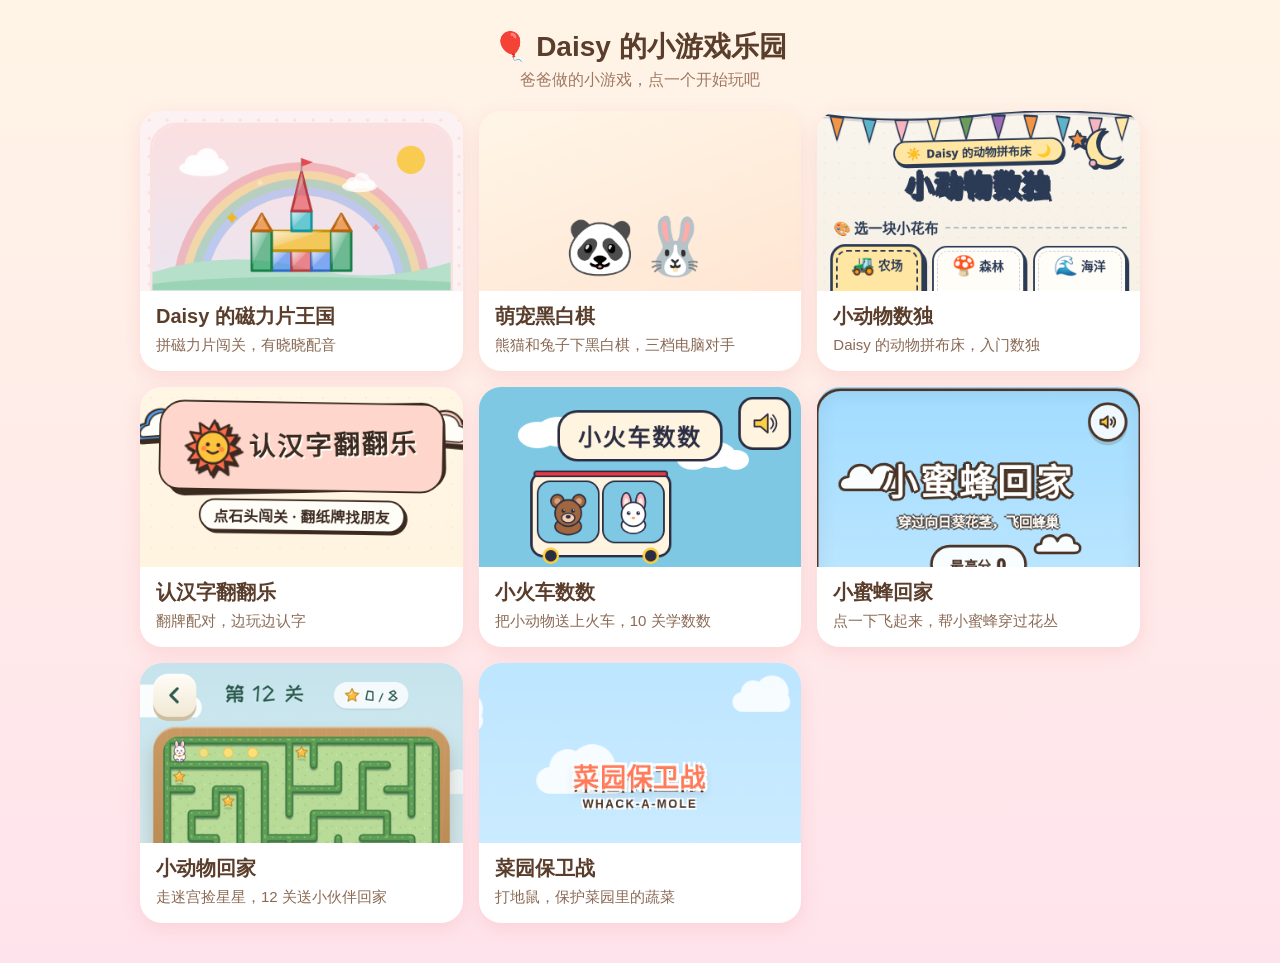
<file: index.html>
<!doctype html><html lang="zh-CN"><head><meta charset="utf-8"><meta name="viewport" content="width=device-width,initial-scale=1"><title>Daisy 的小游戏乐园</title>
<link rel="icon" href="data:image/svg+xml,<svg xmlns='http://www.w3.org/2000/svg' viewBox='0 0 100 100'><text y='.9em' font-size='90'>🎈</text></svg>">
<style>body{margin:0;font-family:-apple-system,"PingFang SC","Noto Sans SC",sans-serif;background:linear-gradient(#fff4e6,#ffe3ec);min-height:100vh;color:#5a3d2b}
h1{text-align:center;margin:28px 12px 4px;font-size:28px}.sub{text-align:center;margin:0 0 20px;color:#a07860}
.g{display:grid;grid-template-columns:repeat(auto-fill,minmax(260px,1fr));gap:16px;max-width:1000px;margin:auto;padding:0 16px 40px}
.c{display:flex;flex-direction:column;background:#fff;border-radius:22px;overflow:hidden;text-decoration:none;color:inherit;box-shadow:0 6px 18px #f0a0a040;transition:transform .15s}
.c:hover,.c:active{transform:scale(1.03)}.c img{width:100%;height:180px;object-fit:cover;object-position:top;background:#fdeee0}
.c div{padding:12px 16px 16px}.c b{font-size:20px}.c p{margin:6px 0 0;color:#8a6a55;font-size:15px}</style></head>
<body><h1>🎈 Daisy 的小游戏乐园</h1><p class="sub">爸爸做的小游戏，点一个开始玩吧</p><div class="g">
<a class="c" href="tiles/"><img src="thumbs/tiles.png" alt="Daisy 的磁力片王国" loading="lazy"><div><b>Daisy 的磁力片王国</b><p>拼磁力片闯关，有晓晓配音</p></div></a>
<a class="c" href="reversi/"><img src="thumbs/reversi.png" alt="萌宠黑白棋" loading="lazy"><div><b>萌宠黑白棋</b><p>熊猫和兔子下黑白棋，三档电脑对手</p></div></a>
<a class="c" href="sudoku/"><img src="thumbs/sudoku.png" alt="小动物数独" loading="lazy"><div><b>小动物数独</b><p>Daisy 的动物拼布床，入门数独</p></div></a>
<a class="c" href="fanfan/"><img src="thumbs/fanfan.png" alt="认汉字翻翻乐" loading="lazy"><div><b>认汉字翻翻乐</b><p>翻牌配对，边玩边认字</p></div></a>
<a class="c" href="train/"><img src="thumbs/train.png" alt="小火车数数" loading="lazy"><div><b>小火车数数</b><p>把小动物送上火车，10 关学数数</p></div></a>
<a class="c" href="flappy/"><img src="thumbs/flappy.png" alt="小蜜蜂回家" loading="lazy"><div><b>小蜜蜂回家</b><p>点一下飞起来，帮小蜜蜂穿过花丛</p></div></a>
<a class="c" href="maze/"><img src="thumbs/maze.png" alt="小动物回家" loading="lazy"><div><b>小动物回家</b><p>走迷宫捡星星，12 关送小伙伴回家</p></div></a>
<a class="c" href="whack-a-mole/"><img src="thumbs/whack-a-mole.png" alt="菜园保卫战" loading="lazy"><div><b>菜园保卫战</b><p>打地鼠，保护菜园里的蔬菜</p></div></a>
</div></body></html>
</file>
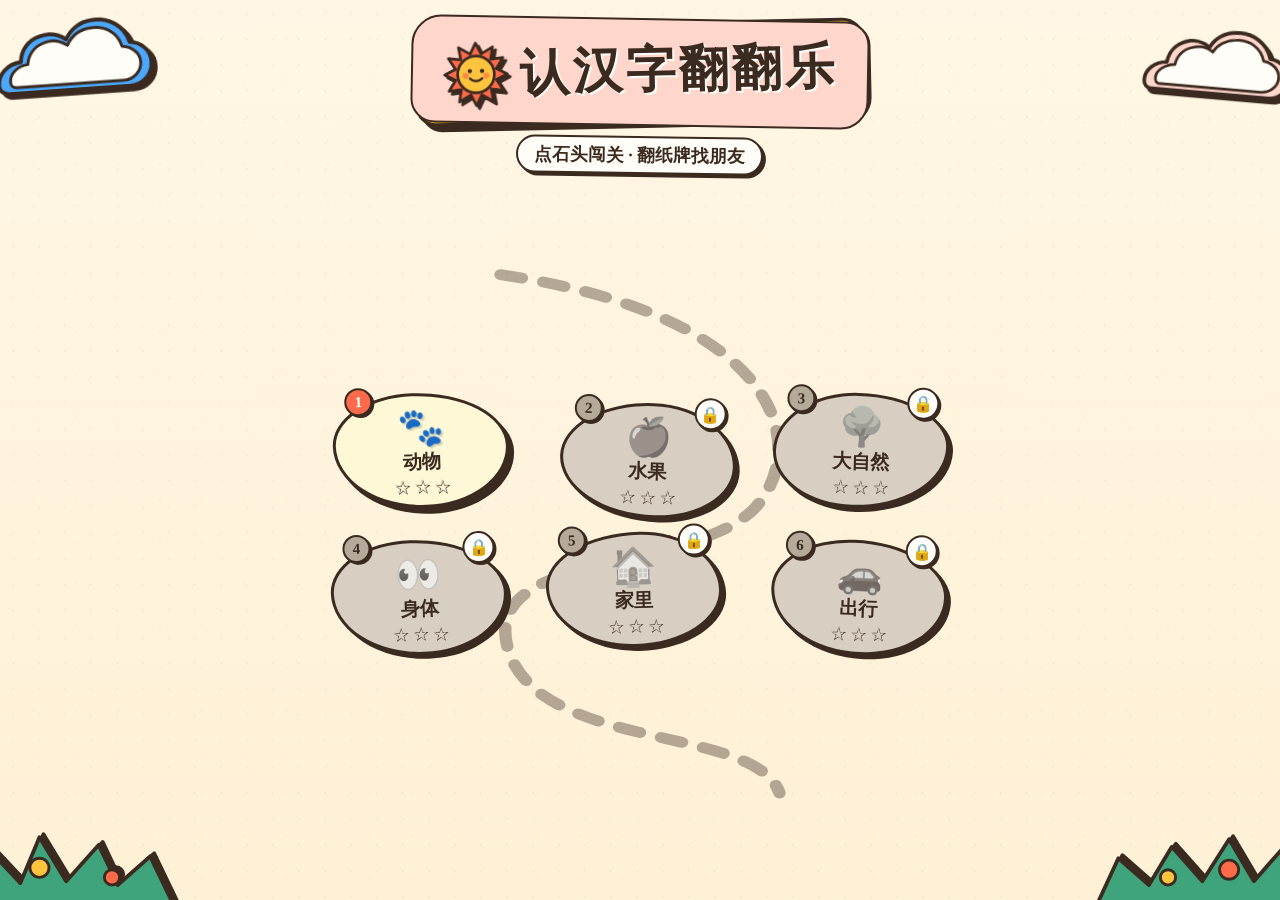
<file: fanfan/index.html>
<!DOCTYPE html>
<html lang="zh-CN">
<head>
  <meta charset="UTF-8">
  <meta name="viewport" content="width=device-width, initial-scale=1.0, maximum-scale=1.0, user-scalable=no">
  <title>认汉字翻翻乐</title>
  <style>
/* ==========================================================================
   认汉字翻翻乐 — 剪纸拼贴绘本风 (Cut-Paper Picture Book Style)
   Palette & Visual System per spec v1
   ========================================================================== */

:root {
  --bg-cream: #FFF6E5;
  --paper-light: #FFFDF7;
  --ink: #3B2A20;
  --ink-soft: #6E5646;
  --tomato: #FF6B4A;
  --leaf: #3FA37C;
  --sky: #4AA8FF;
  --sun: #FFC43D;
  --blush: #FFD6CC;
  --stone-locked: #D8CFC2;
  --stone-locked-dark: #B5A999;

  --font-kaiti: "STKaiti", "KaiTi", "Kaiti SC", "Noto Serif SC", serif;
  --font-ui: "PingFang SC", "Hiragino Sans GB", "Microsoft YaHei", system-ui, -apple-system, sans-serif;

  --card-radius: 18px;
  --border-ink: 2px solid var(--ink);
  --shadow-hard: 4px 4px 0 var(--ink);
  --shadow-hard-lg: 6px 6px 0 var(--ink);
  --shadow-hard-press: 1px 1px 0 var(--ink);
  --flip-duration: 350ms;
}

*,
*::before,
*::after {
  box-sizing: border-box;
  -webkit-tap-highlight-color: transparent;
  user-select: none;
  -webkit-user-select: none;
}

html,
body {
  margin: 0;
  padding: 0;
  width: 100%;
  min-height: 100%;
  overflow-x: hidden;
  background-color: var(--bg-cream);
  color: var(--ink);
  font-family: var(--font-ui);
}

/* Paper grain texture + subtle dot-and-fiber background */
body {
  position: relative;
  background-image:
    radial-gradient(rgba(59, 42, 32, 0.045) 1.25px, transparent 1.25px),
    radial-gradient(rgba(255, 196, 61, 0.09) 1.5px, transparent 1.5px),
    linear-gradient(180deg, #FFF6E5 0%, #FFF1D6 100%);
  background-size: 26px 26px, 42px 42px, 100% 100%;
  background-position: 0 0, 13px 17px, 0 0;
}

[hidden] {
  display: none !important;
}

/* ==========================================================================
   Cut-Paper Background Collage Decorations (Clouds, Hills, Grass)
   ========================================================================== */

.paper-stage {
  position: relative;
  min-height: 100dvh;
  width: 100%;
  max-width: 100vw;
  overflow: hidden;
  display: flex;
  flex-direction: column;
  align-items: center;
}

.deco-layer {
  position: fixed;
  inset: 0;
  pointer-events: none;
  z-index: 0;
  overflow: hidden;
}

.cutout-cloud {
  position: absolute;
  filter: drop-shadow(4px 4px 0 var(--ink));
}

.cutout-cloud--left {
  top: 14px;
  left: -18px;
  width: clamp(110px, 20vw, 175px);
  transform: rotate(-4deg);
}

.cutout-cloud--right {
  top: 22px;
  right: -16px;
  width: clamp(105px, 18vw, 165px);
  transform: rotate(5deg);
}

.cutout-grass {
  position: absolute;
  bottom: -8px;
  filter: drop-shadow(4px -3px 0 var(--ink));
}

.cutout-grass--left {
  left: -14px;
  width: clamp(120px, 24vw, 210px);
}

.cutout-grass--right {
  right: -14px;
  width: clamp(120px, 24vw, 210px);
}

/* ==========================================================================
   Screens Common
   ========================================================================== */

.screen {
  position: relative;
  z-index: 1;
  width: 100%;
  max-width: 960px;
  min-height: 100dvh;
  padding: 16px 16px 32px;
  display: none;
  flex-direction: column;
  align-items: center;
}

.screen.is-active {
  display: flex;
}

/* ==========================================================================
   Cut-Paper Reusable Button Styles (Touch Target >= 88px)
   ========================================================================== */

.btn-cutout {
  min-width: 88px;
  min-height: 88px;
  padding: 10px 16px;
  border: var(--border-ink);
  border-radius: 22px;
  background: var(--paper-light);
  color: var(--ink);
  box-shadow: var(--shadow-hard);
  font-family: var(--font-kaiti);
  font-size: 1.25rem;
  font-weight: 700;
  cursor: pointer;
  display: inline-flex;
  flex-direction: column;
  align-items: center;
  justify-content: center;
  gap: 4px;
  transition: transform 120ms ease, box-shadow 120ms ease;
}

.btn-cutout:hover {
  transform: translate(-1px, -1px) rotate(-1deg);
}

.btn-cutout:active {
  transform: translate(3px, 3px);
  box-shadow: var(--shadow-hard-press);
}

.btn-cutout:focus-visible,
.level-btn:focus-visible,
.card:focus-visible {
  outline: 3px dashed var(--tomato);
  outline-offset: 4px;
}

.btn-cutout .btn-icon {
  font-size: 1.9rem;
  line-height: 1;
}

.btn-cutout .btn-label {
  font-size: 0.95rem;
  line-height: 1.1;
  letter-spacing: 0.04em;
}

/* ==========================================================================
   1. Home Screen (#screen-home)
   ========================================================================== */

.home-header {
  position: relative;
  width: 100%;
  max-width: 640px;
  margin-top: 6px;
  margin-bottom: 12px;
  display: flex;
  flex-direction: column;
  align-items: center;
  text-align: center;
}

.home-hero-badge {
  position: relative;
  display: inline-flex;
  align-items: center;
  justify-content: center;
  gap: 10px;
  padding: 12px 24px 14px;
  background: var(--sun);
  border: 3px solid var(--ink);
  border-radius: 28px 22px 26px 20px;
  box-shadow: var(--shadow-hard-lg);
  transform: rotate(-1.2deg);
}

.home-hero-badge::before {
  content: "";
  position: absolute;
  inset: -7px;
  z-index: -1;
  background: var(--blush);
  border: 2px solid var(--ink);
  border-radius: 30px 24px 28px 24px;
  transform: rotate(2.2deg);
}

.sun-deco {
  width: 68px;
  height: 68px;
  flex-shrink: 0;
  filter: drop-shadow(3px 3px 0 var(--ink));
  animation: sun-wobble 5s ease-in-out infinite;
}

@keyframes sun-wobble {
  0%, 100% { transform: rotate(-4deg) scale(1); }
  50% { transform: rotate(6deg) scale(1.05); }
}

.home-title {
  margin: 0;
  font-family: var(--font-kaiti);
  font-size: clamp(2rem, 6.2vw, 3.1rem);
  font-weight: 900;
  color: var(--ink);
  letter-spacing: 0.06em;
  text-shadow: 2px 2px 0 var(--paper-light);
  line-height: 1.15;
}

.home-subtitle {
  margin: 14px 0 0;
  padding: 5px 16px;
  background: var(--paper-light);
  border: var(--border-ink);
  border-radius: 999px;
  box-shadow: 3px 3px 0 var(--ink);
  font-family: var(--font-kaiti);
  font-size: 1.1rem;
  font-weight: 700;
  color: var(--ink);
  transform: rotate(0.8deg);
}

/* Winding Stepping-Stone Trail */
.stone-trail-wrap {
  position: relative;
  width: 100%;
  max-width: 620px;
  flex: 1;
  display: flex;
  flex-direction: column;
  align-items: center;
  justify-content: center;
  padding: 10px 6px 24px;
}

.trail-svg {
  position: absolute;
  inset: 0;
  width: 100%;
  height: 100%;
  pointer-events: none;
  z-index: 0;
}

.stone-trail {
  position: relative;
  z-index: 1;
  width: 100%;
  display: grid;
  grid-template-columns: repeat(2, minmax(0, 1fr));
  gap: 18px 22px;
  justify-items: center;
  align-items: center;
}

/* Winding stone offsets to create an S-curve picture-book path */
.level-btn {
  position: relative;
  min-width: 132px;
  min-height: 112px;
  width: clamp(132px, 38vw, 176px);
  padding: 12px 14px 10px;
  border: 3px solid var(--ink);
  border-radius: 46% 54% 48% 52% / 44% 48% 52% 56%;
  background: var(--paper-light);
  color: var(--ink);
  box-shadow: 5px 6px 0 var(--ink);
  cursor: pointer;
  display: flex;
  flex-direction: column;
  align-items: center;
  justify-content: center;
  gap: 4px;
  transition: transform 160ms ease, box-shadow 160ms ease;
}

.level-btn[data-level="0"] {
  background: #FFF8D6;
  transform: translateX(-8px) rotate(-2deg);
}
.level-btn[data-level="1"] {
  background: var(--blush);
  transform: translateX(8px) translateY(10px) rotate(2deg);
  border-radius: 52% 48% 45% 55% / 48% 54% 46% 52%;
}
.level-btn[data-level="2"] {
  background: #DDF7EC;
  transform: translateX(10px) rotate(1.6deg);
  border-radius: 48% 52% 54% 46% / 52% 45% 55% 48%;
}
.level-btn[data-level="3"] {
  background: #E1F2FF;
  transform: translateX(-10px) translateY(8px) rotate(-1.8deg);
}
.level-btn[data-level="4"] {
  background: #FFE7C7;
  transform: translateX(-6px) rotate(-1.4deg);
  border-radius: 54% 46% 50% 50% / 46% 52% 48% 54%;
}
.level-btn[data-level="5"] {
  background: #FFE0EC;
  transform: translateX(8px) translateY(8px) rotate(2.1deg);
}

.level-btn:not(.is-locked):hover {
  transform: translateY(-4px) scale(1.03);
  box-shadow: 7px 8px 0 var(--ink);
}

.level-btn:not(.is-locked):active {
  transform: translate(3px, 3px);
  box-shadow: 2px 2px 0 var(--ink);
}

.level-num-pill {
  position: absolute;
  top: -10px;
  left: 10px;
  min-width: 28px;
  height: 28px;
  padding: 0 8px;
  border-radius: 999px;
  background: var(--tomato);
  color: #fff;
  border: 2px solid var(--ink);
  box-shadow: 2px 2px 0 var(--ink);
  font-family: var(--font-kaiti);
  font-size: 0.95rem;
  font-weight: 900;
  display: inline-flex;
  align-items: center;
  justify-content: center;
}

.level-emoji {
  font-size: 2.35rem;
  line-height: 1.05;
  filter: drop-shadow(2px 2px 0 rgba(59, 42, 32, 0.18));
}

.level-name {
  font-family: var(--font-kaiti);
  font-size: 1.2rem;
  font-weight: 900;
  line-height: 1.1;
  color: var(--ink);
}

.level-stars {
  display: inline-flex;
  gap: 3px;
  font-size: 1.05rem;
  line-height: 1;
  margin-top: 2px;
}

.star-slot {
  color: #D7CABB;
  text-shadow: 1px 1px 0 var(--ink);
}

.star-slot.is-lit {
  color: var(--sun);
}

/* Locked stone appearance */
.level-btn.is-locked {
  background: var(--stone-locked);
  color: #7A6E63;
  box-shadow: 4px 4px 0 var(--ink);
}

.level-btn.is-locked .level-num-pill {
  background: var(--stone-locked-dark);
  color: var(--ink);
}

.level-btn.is-locked .level-emoji {
  filter: grayscale(0.95) opacity(0.65);
}

.level-lock-badge {
  position: absolute;
  top: -10px;
  right: 8px;
  width: 32px;
  height: 32px;
  border-radius: 50%;
  background: var(--paper-light);
  border: 2px solid var(--ink);
  box-shadow: 2px 2px 0 var(--ink);
  display: inline-flex;
  align-items: center;
  justify-content: center;
  font-size: 1rem;
}

/* ==========================================================================
   2. Game Screen (#screen-game)
   ========================================================================== */

.game-topbar {
  width: 100%;
  max-width: 820px;
  display: flex;
  align-items: center;
  justify-content: space-between;
  gap: 10px;
  margin-bottom: 14px;
}

#btn-home {
  background: var(--blush);
}

#btn-sound {
  background: var(--sun);
}

#btn-sound[aria-pressed="false"] {
  background: var(--stone-locked);
}

.game-status-banner {
  flex: 1;
  min-height: 88px;
  padding: 10px 14px;
  background: var(--paper-light);
  border: var(--border-ink);
  border-radius: 22px;
  box-shadow: var(--shadow-hard);
  display: flex;
  flex-direction: column;
  align-items: center;
  justify-content: center;
  gap: 4px;
  transform: rotate(-0.6deg);
}

.game-level-title {
  margin: 0;
  font-family: var(--font-kaiti);
  font-size: clamp(1.3rem, 4vw, 1.75rem);
  font-weight: 900;
  color: var(--ink);
  display: inline-flex;
  align-items: center;
  gap: 6px;
}

.game-moves-pill {
  display: inline-flex;
  align-items: center;
  gap: 6px;
  padding: 2px 12px;
  border-radius: 999px;
  background: var(--bg-cream);
  border: 1.5px solid var(--ink);
  font-family: var(--font-kaiti);
  font-size: 1.05rem;
  font-weight: 700;
}

#moves {
  display: inline-block;
  min-width: 1.4em;
  text-align: center;
  font-family: var(--font-ui);
  font-weight: 900;
  color: var(--tomato);
}

/* ==========================================================================
   Card Board (#board) & Thick Cut-Paper Cards (.card)
   ========================================================================== */

#board {
  width: 100%;
  max-width: 500px;
  margin: 0 auto;
  display: grid;
  grid-template-columns: repeat(3, minmax(88px, 1fr));
  gap: 12px;
  align-content: center;
  justify-items: center;
  padding: 4px 2px 18px;
}

/* Widescreen: 4 columns (6 pairs = 12 cards -> 4x3) */
@media (min-width: 681px) {
  #board {
    max-width: 720px;
    grid-template-columns: repeat(4, minmax(110px, 1fr));
    gap: 16px;
  }

  .stone-trail {
    grid-template-columns: repeat(3, minmax(0, 1fr));
    gap: 24px;
  }
}

.card {
  position: relative;
  width: 100%;
  min-width: 88px;
  min-height: 98px;
  aspect-ratio: 3 / 3.45;
  padding: 0;
  border: none;
  background: transparent;
  cursor: pointer;
  perspective: 900px;
  container-type: inline-size;
  transform: rotate(var(--card-rot, 0deg));
  transition: opacity 320ms ease, transform 220ms ease;
}

.card-inner {
  position: relative;
  width: 100%;
  height: 100%;
  transform-style: preserve-3d;
  transition: transform var(--flip-duration) cubic-bezier(0.34, 1.4, 0.64, 1);
}

.card.is-open .card-inner,
.card.is-matched .card-inner {
  transform: rotateY(180deg);
}

.card-face {
  position: absolute;
  inset: 0;
  border-radius: var(--card-radius);
  border: var(--border-ink);
  box-shadow: var(--shadow-hard);
  backface-visibility: hidden;
  -webkit-backface-visibility: hidden;
  display: flex;
  flex-direction: column;
  align-items: center;
  justify-content: center;
  overflow: hidden;
}

/* Card Back: Sun Yellow with hand-drawn polka dots & center flower medallion */
.card-back {
  background-color: var(--sun);
  background-image:
    radial-gradient(var(--paper-light) 2.5px, transparent 2.5px),
    radial-gradient(var(--tomato) 2px, transparent 2px);
  background-size: 24px 24px;
  background-position: 0 0, 12px 12px;
}

.card-back::before {
  content: "";
  position: absolute;
  inset: 7px;
  border: 2px dashed var(--ink);
  border-radius: 12px;
  pointer-events: none;
  opacity: 0.65;
}

.card-back-flower {
  width: 44%;
  max-width: 56px;
  aspect-ratio: 1;
  filter: drop-shadow(2px 2px 0 var(--ink));
}

/* Card Front: Thick warm cream cardstock */
.card-front {
  background: var(--paper-light);
  transform: rotateY(180deg);
  padding: 6px;
}

.card[data-face="char"] .card-front {
  background:
    linear-gradient(180deg, #FFFDF9 0%, #FFF5E4 100%);
}

.card[data-face="pic"] .card-front {
  background:
    linear-gradient(180deg, #FFFDF9 0%, #FFEFE8 100%);
}

.card-front::before {
  content: "";
  position: absolute;
  inset: 5px;
  border: 1.5px solid rgba(59, 42, 32, 0.16);
  border-radius: 13px;
  pointer-events: none;
}

/* Corner registration sticker */
.card-corner-dot {
  position: absolute;
  top: 8px;
  left: 8px;
  width: 10px;
  height: 10px;
  border-radius: 50%;
  border: 1.5px solid var(--ink);
  background: var(--sky);
}

.card[data-face="char"] .card-corner-dot {
  background: var(--tomato);
}

/* Hanzi Card typography: Pinyin on top, Kaiti Hanzi ~55% of card width */
.card-pinyin {
  font-family: var(--font-ui);
  font-size: clamp(0.78rem, 13cqi, 1.05rem);
  font-weight: 700;
  color: var(--ink-soft);
  line-height: 1.1;
  margin-bottom: 2px;
  letter-spacing: 0.02em;
}

.card-hanzi {
  font-family: var(--font-kaiti);
  font-size: clamp(2.1rem, 11vw, 3.8rem);
  font-size: 55cqi;
  font-weight: 900;
  line-height: 1.05;
  color: var(--ink);
  text-shadow: 2px 2px 0 var(--blush);
}

/* Picture Card content: Large Emoji + Hanzi retention tag */
.card-emoji {
  font-size: clamp(2.2rem, 11vw, 3.8rem);
  font-size: 52cqi;
  line-height: 1.05;
  filter: drop-shadow(2px 3px 0 rgba(59, 42, 32, 0.2));
  transition: transform 240ms ease;
}

.card-word-chip {
  margin-top: 3px;
  padding: 1px 8px;
  border-radius: 999px;
  background: var(--sun);
  border: 1.5px solid var(--ink);
  font-family: var(--font-kaiti);
  font-size: clamp(0.82rem, 14cqi, 1.05rem);
  font-weight: 900;
  color: var(--ink);
  line-height: 1.15;
}

/* Matched state: hop animation, then semi-transparent after ~600ms while preserving Hanzi */
.card.is-matched {
  animation: card-match-hop 480ms cubic-bezier(0.34, 1.56, 0.64, 1);
}

.card.is-matched .card-front {
  border-color: var(--leaf);
  box-shadow: 4px 4px 0 var(--leaf);
}

.card.is-matched.is-settled-match {
  opacity: 0.58;
}

/* Mismatch / Locked Shake Animation */
.card.is-mismatch,
.level-btn.is-shaking {
  animation: paper-shake 420ms ease-in-out;
}

@keyframes card-match-hop {
  0% { transform: rotate(var(--card-rot, 0deg)) scale(1); }
  40% { transform: rotate(0deg) translateY(-10px) scale(1.08); }
  75% { transform: rotate(var(--card-rot, 0deg)) translateY(2px) scale(0.98); }
  100% { transform: rotate(var(--card-rot, 0deg)) scale(1); }
}

@keyframes paper-shake {
  0%, 100% { transform: translateX(0) rotate(var(--card-rot, 0deg)); }
  20% { transform: translateX(-8px) rotate(-4deg); }
  40% { transform: translateX(8px) rotate(4deg); }
  60% { transform: translateX(-6px) rotate(-3deg); }
  80% { transform: translateX(6px) rotate(3deg); }
}

/* ==========================================================================
   3. Win Overlay (#win-overlay) & Confetti
   ========================================================================== */

#win-overlay {
  position: fixed;
  inset: 0;
  z-index: 50;
  background: rgba(59, 42, 32, 0.58);
  display: none;
  align-items: center;
  justify-content: center;
  padding: 18px;
}

#win-overlay.is-visible {
  display: flex;
}

.confetti-box {
  position: absolute;
  inset: 0;
  pointer-events: none;
  overflow: hidden;
}

.confetti-piece {
  position: absolute;
  top: -24px;
  width: 14px;
  height: 20px;
  border: 2px solid var(--ink);
  border-radius: 4px;
  animation: confetti-fall 2200ms cubic-bezier(0.22, 0.61, 0.36, 1) forwards;
}

@keyframes confetti-fall {
  0% {
    transform: translateY(-20px) rotate(0deg);
    opacity: 1;
  }
  100% {
    transform: translateY(92vh) rotate(520deg);
    opacity: 0;
  }
}

.win-card {
  position: relative;
  z-index: 2;
  width: 100%;
  max-width: 420px;
  padding: 26px 22px 22px;
  background: var(--bg-cream);
  border: 3px solid var(--ink);
  border-radius: 28px;
  box-shadow: 8px 8px 0 var(--ink);
  text-align: center;
  transform: rotate(-1deg);
}

.win-banner {
  display: inline-block;
  margin: 0 0 10px;
  padding: 6px 22px;
  background: var(--tomato);
  color: #fff;
  border: 2.5px solid var(--ink);
  border-radius: 999px;
  box-shadow: 3px 3px 0 var(--ink);
  font-family: var(--font-kaiti);
  font-size: 2rem;
  font-weight: 900;
  letter-spacing: 0.06em;
}

#win-stars {
  display: flex;
  align-items: center;
  justify-content: center;
  gap: 14px;
  margin: 14px 0 20px;
  min-height: 68px;
}

.win-star {
  font-size: 3.4rem;
  line-height: 1;
  color: #D9CFC2;
  text-shadow: 3px 3px 0 var(--ink);
  transform: scale(0.2);
  opacity: 0;
}

.win-star.is-popped {
  opacity: 1;
  transform: scale(1) rotate(var(--star-rot, -5deg));
  transition: transform 320ms cubic-bezier(0.34, 1.65, 0.64, 1), opacity 200ms ease;
}

.win-star.is-earned {
  color: var(--sun);
}

.win-actions {
  display: flex;
  align-items: center;
  justify-content: center;
  gap: 16px;
  flex-wrap: wrap;
}

#btn-next {
  background: var(--leaf);
  color: #fff;
  min-width: 142px;
}

#btn-win-home {
  background: var(--blush);
  min-width: 118px;
}

/* ==========================================================================
   Reduced Motion Preference (prefers-reduced-motion: reduce)
   ========================================================================== */

@media (prefers-reduced-motion: reduce) {
  *,
  *::before,
  *::after {
    animation-duration: 0.01ms !important;
    animation-iteration-count: 1 !important;
    transition-duration: 0.01ms !important;
  }

  .card-inner {
    transition: none !important;
  }

  .confetti-box {
    display: none !important;
  }
}

/* QA fix: hide the hanzi chip on picture cards until matched, otherwise the pair is a pure shape match */
.card-word-chip { visibility: hidden; }
.card.is-matched .card-word-chip { visibility: visible; }

  </style>
</head>
<body>
  <div class="paper-stage">
    <!-- 剪纸风边角云朵与草丛装饰（内联 SVG） -->
    <div class="deco-layer" aria-hidden="true">
      <svg class="cutout-cloud cutout-cloud--left" viewBox="0 0 180 96" fill="none">
        <path d="M26 78H150C164 78 174 68 174 55C174 43 165 34 153 33C149 16 133 6 115 8C103 9 93 16 88 26C81 20 71 18 61 21C49 24 41 34 40 46C26 47 16 57 16 69C16 74 20 78 26 78Z" fill="#4AA8FF" stroke="#3B2A20" stroke-width="4" stroke-linejoin="round"/>
        <path d="M34 72H144C155 72 163 64 163 54C163 45 155 38 145 37C141 22 128 14 113 16C102 17 94 23 89 32C82 27 73 25 65 28C55 31 48 39 47 49C36 50 28 57 28 66C28 70 31 72 34 72Z" fill="#FFFDF7" stroke="#3B2A20" stroke-width="3" stroke-linejoin="round"/>
      </svg>

      <svg class="cutout-cloud cutout-cloud--right" viewBox="0 0 180 96" fill="none">
        <path d="M24 78H152C164 78 173 69 173 57C173 45 163 36 151 35C146 18 130 8 111 10C99 11 89 18 84 28C77 23 67 21 58 24C47 28 40 37 39 48C26 49 16 58 16 69C16 74 19 78 24 78Z" fill="#FFD6CC" stroke="#3B2A20" stroke-width="4" stroke-linejoin="round"/>
        <path d="M32 72H144C154 72 162 64 162 55C162 46 154 39 144 38C140 24 127 16 111 18C101 19 92 25 88 33C81 28 73 27 65 30C55 33 49 41 48 50C37 51 28 58 28 66C28 70 30 72 32 72Z" fill="#FFFDF7" stroke="#3B2A20" stroke-width="3" stroke-linejoin="round"/>
      </svg>

      <svg class="cutout-grass cutout-grass--left" viewBox="0 0 220 90" fill="none">
        <path d="M-8 90L8 34L36 64L56 16L84 62L118 24L138 66L172 36L198 90H-8Z" fill="#3FA37C" stroke="#3B2A20" stroke-width="4" stroke-linejoin="round"/>
        <circle cx="56" cy="48" r="10" fill="#FFC43D" stroke="#3B2A20" stroke-width="3"/>
        <circle cx="132" cy="58" r="8" fill="#FF6B4A" stroke="#3B2A20" stroke-width="3"/>
      </svg>

      <svg class="cutout-grass cutout-grass--right" viewBox="0 0 220 90" fill="none">
        <path d="M228 90L206 30L178 62L152 18L124 62L92 26L68 66L36 38L12 90H228Z" fill="#3FA37C" stroke="#3B2A20" stroke-width="4" stroke-linejoin="round"/>
        <circle cx="152" cy="50" r="10" fill="#FF6B4A" stroke="#3B2A20" stroke-width="3"/>
        <circle cx="88" cy="58" r="8" fill="#FFC43D" stroke="#3B2A20" stroke-width="3"/>
      </svg>
    </div>

    <!-- 1. 首页 #screen-home -->
    <section id="screen-home" class="screen is-active" aria-label="关卡选择首页">
      <header class="home-header">
        <div class="home-hero-badge">
          <!-- 手绘感太阳装饰 SVG -->
          <svg class="sun-deco" viewBox="0 0 100 100" aria-hidden="true">
            <g stroke="#3B2A20" stroke-width="4" stroke-linecap="round" stroke-linejoin="round">
              <polygon points="50,4 58,20 75,10 72,28 90,26 80,42 96,50 80,58 90,74 72,72 75,90 58,80 50,96 42,80 25,90 28,72 10,74 20,58 4,50 20,42 10,26 28,28 25,10 42,20" fill="#FF6B4A"/>
              <circle cx="50" cy="50" r="27" fill="#FFC43D"/>
              <circle cx="41" cy="45" r="3.2" fill="#3B2A20" stroke="none"/>
              <circle cx="59" cy="45" r="3.2" fill="#3B2A20" stroke="none"/>
              <circle cx="35" cy="52" r="4.5" fill="#FF6B4A" stroke="none" opacity="0.65"/>
              <circle cx="65" cy="52" r="4.5" fill="#FF6B4A" stroke="none" opacity="0.65"/>
              <path d="M41 56 Q50 64 59 56" fill="none" stroke="#3B2A20" stroke-width="3.5"/>
            </g>
          </svg>
          <h1 class="home-title">认汉字翻翻乐</h1>
        </div>
        <p class="home-subtitle">点石头闯关 · 翻纸牌找朋友</p>
      </header>

      <div class="stone-trail-wrap">
        <!-- 蜿蜒石头小路连接线 -->
        <svg class="trail-svg" viewBox="0 0 400 500" preserveAspectRatio="none" aria-hidden="true">
          <path d="M110 65 C 290 95, 310 190, 275 235 C 235 285, 95 265, 115 340 C 135 415, 275 395, 290 445" fill="none" stroke="#3B2A20" stroke-width="8" stroke-dasharray="14 14" stroke-linecap="round" opacity="0.38"/>
        </svg>
        <div id="stone-trail" class="stone-trail" role="list"></div>
      </div>
    </section>

    <!-- 2. 游戏页 #screen-game -->
    <section id="screen-game" class="screen" aria-label="翻牌游戏" hidden>
      <header class="game-topbar">
        <button id="btn-home" type="button" class="btn-cutout" aria-label="回首页">
          <span class="btn-icon" aria-hidden="true">🏡</span>
          <span class="btn-label">回首页</span>
        </button>

        <div class="game-status-banner">
          <h2 id="level-title" class="game-level-title">🐾 动物</h2>
          <div class="game-moves-pill">
            <span>步数</span>
            <span id="moves">0</span>
          </div>
        </div>

        <button id="btn-sound" type="button" class="btn-cutout" aria-pressed="true" aria-label="声音开关">
          <span id="sound-icon" class="btn-icon" aria-hidden="true">🔊</span>
          <span id="sound-label" class="btn-label">有声音</span>
        </button>
      </header>

      <main id="board" aria-label="汉字配对牌桌"></main>
    </section>

    <!-- 3. 胜利层 #win-overlay -->
    <div id="win-overlay" role="dialog" aria-modal="true" aria-labelledby="win-heading" hidden>
      <div id="confetti-box" class="confetti-box" aria-hidden="true"></div>
      <div class="win-card">
        <h2 id="win-heading" class="win-banner">太棒了！</h2>
        <div id="win-stars" aria-label="本关星级"></div>
        <div class="win-actions">
          <button id="btn-win-home" type="button" class="btn-cutout">
            <span class="btn-icon" aria-hidden="true">🏡</span>
            <span class="btn-label">回首页</span>
          </button>
          <button id="btn-next" type="button" class="btn-cutout">
            <span id="btn-next-icon" class="btn-icon" aria-hidden="true">⏭️</span>
            <span id="btn-next-label" class="btn-label">下一关</span>
          </button>
        </div>
      </div>
    </div>
  </div>

  <script>
/**
 * 认汉字翻翻乐 — 关卡数据
 * 每关一个主题；items 多于 pairs，局内随机抽取 pairs 个配对。
 */
var window = (typeof window !== 'undefined') ? window : globalThis;

window.FAN_DATA = {
  levels: [
    {
      id: 'animals',
      name: '动物',
      emoji: '🐾',
      pairs: 3,
      items: [
        { char: '猫', pinyin: 'māo', emoji: '🐱', word: '小猫' },
        { char: '狗', pinyin: 'gǒu', emoji: '🐶', word: '小狗' },
        { char: '兔', pinyin: 'tù', emoji: '🐰', word: '兔子' },
        { char: '鱼', pinyin: 'yú', emoji: '🐟', word: '小鱼' },
        { char: '鸟', pinyin: 'niǎo', emoji: '🐦', word: '小鸟' }
      ]
    },
    {
      id: 'fruits',
      name: '水果',
      emoji: '🍎',
      pairs: 4,
      items: [
        { char: '苹', pinyin: 'píng', emoji: '🍎', word: '苹果' },
        { char: '桃', pinyin: 'táo', emoji: '🍑', word: '桃子' },
        { char: '梨', pinyin: 'lí', emoji: '🍐', word: '梨子' },
        { char: '橙', pinyin: 'chéng', emoji: '🍊', word: '橙子' },
        { char: '瓜', pinyin: 'guā', emoji: '🍉', word: '西瓜' },
        { char: '蕉', pinyin: 'jiāo', emoji: '🍌', word: '香蕉' }
      ]
    },
    {
      id: 'nature',
      name: '大自然',
      emoji: '🌳',
      pairs: 4,
      items: [
        { char: '花', pinyin: 'huā', emoji: '🌸', word: '花朵' },
        { char: '树', pinyin: 'shù', emoji: '🌳', word: '大树' },
        { char: '草', pinyin: 'cǎo', emoji: '🌿', word: '小草' },
        { char: '山', pinyin: 'shān', emoji: '⛰️', word: '大山' },
        { char: '水', pinyin: 'shuǐ', emoji: '💧', word: '清水' },
        { char: '火', pinyin: 'huǒ', emoji: '🔥', word: '火花' }
      ]
    },
    {
      id: 'body',
      name: '身体',
      emoji: '👀',
      pairs: 5,
      items: [
        { char: '眼', pinyin: 'yǎn', emoji: '👁️', word: '眼睛' },
        { char: '耳', pinyin: 'ěr', emoji: '👂', word: '耳朵' },
        { char: '手', pinyin: 'shǒu', emoji: '✋', word: '小手' },
        { char: '脚', pinyin: 'jiǎo', emoji: '🦶', word: '小脚' },
        { char: '牙', pinyin: 'yá', emoji: '🦷', word: '牙齿' },
        { char: '鼻', pinyin: 'bí', emoji: '👃', word: '鼻子' },
        { char: '口', pinyin: 'kǒu', emoji: '👄', word: '张口' }
      ]
    },
    {
      id: 'home',
      name: '家里',
      emoji: '🏠',
      pairs: 6,
      items: [
        { char: '门', pinyin: 'mén', emoji: '🚪', word: '大门' },
        { char: '床', pinyin: 'chuáng', emoji: '🛏️', word: '小床' },
        { char: '衣', pinyin: 'yī', emoji: '👕', word: '衣服' },
        { char: '鞋', pinyin: 'xié', emoji: '👟', word: '鞋子' },
        { char: '书', pinyin: 'shū', emoji: '📕', word: '图书' },
        { char: '灯', pinyin: 'dēng', emoji: '💡', word: '电灯' },
        { char: '杯', pinyin: 'bēi', emoji: '🥤', word: '杯子' },
        { char: '碗', pinyin: 'wǎn', emoji: '🥣', word: '小碗' }
      ]
    },
    {
      id: 'travel',
      name: '出行',
      emoji: '🚗',
      pairs: 6,
      items: [
        { char: '车', pinyin: 'chē', emoji: '🚗', word: '汽车' },
        { char: '船', pinyin: 'chuán', emoji: '⛵', word: '小船' },
        { char: '飞', pinyin: 'fēi', emoji: '✈️', word: '飞机' },
        { char: '马', pinyin: 'mǎ', emoji: '🐴', word: '小马' },
        { char: '路', pinyin: 'lù', emoji: '🛣️', word: '马路' },
        { char: '桥', pinyin: 'qiáo', emoji: '🌉', word: '大桥' },
        { char: '铁', pinyin: 'tiě', emoji: '🚆', word: '地铁' },
        { char: '伞', pinyin: 'sǎn', emoji: '☂️', word: '雨伞' }
      ]
    }
  ]
};

if (typeof module !== 'undefined') module.exports = window.FAN_DATA;

  </script>
  <script>
/**
 * 认汉字翻翻乐 — 纯逻辑（不碰 DOM）。ES2017，浏览器与 node 双兼容。
 * 浏览器：window.FanGame；node：module.exports。
 */
(function (root) {
  'use strict';

  var PROGRESS_KEY = 'daisy-fanfan-v1';

  function makeRng(seed) {
    var a = seed >>> 0;
    return function () {
      a = (a + 0x6D2B79F5) | 0;
      var t = Math.imul(a ^ (a >>> 15), 1 | a);
      t = (t + Math.imul(t ^ (t >>> 7), 61 | t)) ^ t;
      return ((t ^ (t >>> 14)) >>> 0) / 4294967296;
    };
  }

  function shuffle(list, rng) {
    var arr = list.slice();
    for (var i = arr.length - 1; i > 0; i--) {
      var j = Math.floor(rng() * (i + 1));
      var tmp = arr[i];
      arr[i] = arr[j];
      arr[j] = tmp;
    }
    return arr;
  }

  function pickItems(level, rng) {
    var shuffled = shuffle(level.items, rng);
    return shuffled.slice(0, level.pairs);
  }

  function createGame(level, rng) {
    var items = pickItems(level, rng);
    var cards = [];
    for (var i = 0; i < items.length; i++) {
      var it = items[i];
      var base = {
        key: it.char,
        char: it.char,
        pinyin: it.pinyin,
        emoji: it.emoji,
        word: it.word
      };
      cards.push({
        key: base.key,
        face: 'char',
        char: base.char,
        pinyin: base.pinyin,
        emoji: base.emoji,
        word: base.word
      });
      cards.push({
        key: base.key,
        face: 'pic',
        char: base.char,
        pinyin: base.pinyin,
        emoji: base.emoji,
        word: base.word
      });
    }
    cards = shuffle(cards, rng);
    for (var n = 0; n < cards.length; n++) {
      cards[n].id = n;
    }
    return {
      levelId: level.id,
      pairs: level.pairs,
      cards: cards,
      open: [],
      matched: [],
      moves: 0,
      done: false
    };
  }

  function findCard(state, id) {
    var cards = state.cards;
    for (var i = 0; i < cards.length; i++) {
      if (cards[i].id === id) return cards[i];
    }
    return null;
  }

  function hasId(list, id) {
    for (var i = 0; i < list.length; i++) {
      if (list[i] === id) return true;
    }
    return false;
  }

  function copyState(state) {
    return {
      levelId: state.levelId,
      pairs: state.pairs,
      cards: state.cards,
      open: state.open.slice(),
      matched: state.matched.slice(),
      moves: state.moves,
      done: state.done
    };
  }

  function flip(state, id) {
    if (state.open.length >= 2) {
      return { state: state, event: 'ignored' };
    }
    var card = findCard(state, id);
    if (!card || hasId(state.matched, id) || hasId(state.open, id)) {
      return { state: state, event: 'ignored' };
    }

    if (state.open.length === 0) {
      var first = copyState(state);
      first.open = [id];
      return { state: first, event: 'flip' };
    }

    var prev = findCard(state, state.open[0]);
    var next = copyState(state);
    next.moves = state.moves + 1;

    if (prev && prev.key === card.key) {
      next.open = [];
      next.matched = state.matched.concat([state.open[0], id]);
      if (next.matched.length === state.cards.length) {
        next.done = true;
        return { state: next, event: 'win' };
      }
      return { state: next, event: 'match' };
    }

    next.open = state.open.concat([id]);
    return { state: next, event: 'mismatch' };
  }

  function settle(state) {
    if (!state.open || state.open.length !== 2) return state;
    var next = copyState(state);
    next.open = [];
    return next;
  }

  function stars(moves, pairs) {
    if (moves <= pairs + 1) return 3;
    if (moves <= pairs * 2) return 2;
    return 1;
  }

  function defaultProgress() {
    return { v: 1, unlocked: 1, stars: {} };
  }

  function loadProgress(storage) {
    if (!storage || typeof storage.getItem !== 'function') return defaultProgress();
    try {
      var raw = storage.getItem(PROGRESS_KEY);
      if (raw == null || raw === '') return defaultProgress();
      var data = JSON.parse(raw);
      if (!data || typeof data !== 'object' || Array.isArray(data)) return defaultProgress();
      if (data.v != null && data.v !== 1) return defaultProgress();
      var unlocked = data.unlocked;
      if (typeof unlocked !== 'number' || !isFinite(unlocked) || unlocked < 1 || unlocked !== Math.floor(unlocked)) {
        return defaultProgress();
      }
      var starsIn = data.stars;
      if (starsIn == null) return defaultProgress();
      if (typeof starsIn !== 'object' || Array.isArray(starsIn)) return defaultProgress();
      var outStars = {};
      var keys = Object.keys(starsIn);
      for (var i = 0; i < keys.length; i++) {
        var val = starsIn[keys[i]];
        if (typeof val !== 'number' || !isFinite(val) || val < 0 || val > 3 || val !== Math.floor(val)) {
          return defaultProgress();
        }
        outStars[keys[i]] = val;
      }
      return { v: 1, unlocked: unlocked, stars: outStars };
    } catch (e) {
      return defaultProgress();
    }
  }

  function saveProgress(storage, progress) {
    if (!storage || typeof storage.setItem !== 'function') return;
    storage.setItem(PROGRESS_KEY, JSON.stringify(progress));
  }

  function recordWin(progress, levelIndex, starCount, totalLevels) {
    var prevStars = progress && progress.stars ? progress.stars : {};
    var nextStars = {};
    var keys = Object.keys(prevStars);
    for (var i = 0; i < keys.length; i++) nextStars[keys[i]] = prevStars[keys[i]];
    var key = String(levelIndex);
    var prev = nextStars[key];
    if (typeof prev !== 'number') prev = 0;
    nextStars[key] = prev > starCount ? prev : starCount;
    var unlocked = progress && typeof progress.unlocked === 'number' ? progress.unlocked : 1;
    var cap = levelIndex + 2;
    if (cap > totalLevels) cap = totalLevels;
    if (cap > unlocked) unlocked = cap;
    return { v: 1, unlocked: unlocked, stars: nextStars };
  }

  var FanGame = {
    makeRng: makeRng,
    pickItems: pickItems,
    createGame: createGame,
    flip: flip,
    settle: settle,
    stars: stars,
    loadProgress: loadProgress,
    saveProgress: saveProgress,
    recordWin: recordWin
  };

  if (typeof module !== 'undefined' && module.exports) {
    module.exports = FanGame;
  }
  if (typeof window !== 'undefined') {
    window.FanGame = FanGame;
  } else if (root && typeof module === 'undefined') {
    root.FanGame = FanGame;
  }

  return FanGame;
})(typeof globalThis !== 'undefined' ? globalThis : this);

  </script>
  <script>
(function () {
  'use strict';

  if (typeof document === 'undefined' || typeof window === 'undefined') {
    return;
  }

  var SOUND_STORAGE_KEY = 'daisy-fanfan-sound';

  // Safe localStorage wrapper
  var safeStorage = {
    getItem: function (key) {
      try {
        return window.localStorage ? window.localStorage.getItem(key) : null;
      } catch (e) {
        return null;
      }
    },
    setItem: function (key, val) {
      try {
        if (window.localStorage) {
          window.localStorage.setItem(key, val);
        }
      } catch (e) {
        // Ignore storage quota or privacy errors
      }
    }
  };

  function prefersReducedMotion() {
    try {
      return !!(
        window.matchMedia &&
        window.matchMedia('(prefers-reduced-motion: reduce)').matches
      );
    } catch (e) {
      return false;
    }
  }

  function loadSoundEnabled() {
    var raw = safeStorage.getItem(SOUND_STORAGE_KEY);
    if (raw === null) return true;
    return raw !== '0' && raw !== 'false';
  }

  function saveSoundEnabled(enabled) {
    safeStorage.setItem(SOUND_STORAGE_KEY, enabled ? '1' : '0');
  }

  // WebAudio synthesized "Ding" chime (no external audio)
  var audioCtx = null;
  function playDing() {
    if (!app.soundEnabled) return;
    try {
      var Ctx = window.AudioContext || window.webkitAudioContext;
      if (!Ctx) return;
      if (!audioCtx) {
        audioCtx = new Ctx();
      }
      if (audioCtx.state === 'suspended') {
        audioCtx.resume();
      }

      var now = audioCtx.currentTime;
      // Dual-tone bright picture-book xylophone ding (C6 -> G6)
      var notes = [
        { freq: 1046.5, start: 0, dur: 0.28, peak: 0.22 },
        { freq: 1567.98, start: 0.07, dur: 0.42, peak: 0.26 }
      ];

      notes.forEach(function (n) {
        var osc = audioCtx.createOscillator();
        var gain = audioCtx.createGain();
        osc.type = 'triangle';
        osc.frequency.setValueAtTime(n.freq, now + n.start);

        gain.gain.setValueAtTime(0.0001, now + n.start);
        gain.gain.linearRampToValueAtTime(n.peak, now + n.start + 0.02);
        gain.gain.exponentialRampToValueAtTime(0.0001, now + n.start + n.dur);

        osc.connect(gain);
        gain.connect(audioCtx.destination);
        osc.start(now + n.start);
        osc.stop(now + n.start + n.dur + 0.02);
      });
    } catch (e) {
      // Ignore WebAudio restrictions if blocked
    }
  }

  // SpeechSynthesis helper (zh-CN, rate 0.8)
  function speakText(text, interrupt) {
    if (!app.soundEnabled || !text) return;
    try {
      if (!('speechSynthesis' in window) || typeof window.SpeechSynthesisUtterance !== 'function') {
        return;
      }
      if (interrupt !== false) {
        window.speechSynthesis.cancel();
      }
      var utter = new window.SpeechSynthesisUtterance(text);
      utter.lang = 'zh-CN';
      utter.rate = 0.8;
      utter.pitch = 1.08;
      window.speechSynthesis.speak(utter);
    } catch (e) {
      // Ignore speech synthesis errors in headless environments
    }
  }

  function speakCard(card) {
    if (!card) return;
    if (card.face === 'char') {
      speakText(card.char + '，' + card.word + '的' + card.char, true);
    } else {
      speakText(card.word, true);
    }
  }

  // Inline SVG flower for card backs
  function getCardBackFlowerSvg() {
    return (
      '<svg class="card-back-flower" viewBox="0 0 64 64" aria-hidden="true">' +
      '<g stroke="#3B2A20" stroke-width="3" stroke-linejoin="round">' +
      '<circle cx="32" cy="14" r="10" fill="#FFFDF7"/>' +
      '<circle cx="49" cy="25" r="10" fill="#FFD6CC"/>' +
      '<circle cx="43" cy="46" r="10" fill="#FFFDF7"/>' +
      '<circle cx="21" cy="46" r="10" fill="#FFD6CC"/>' +
      '<circle cx="15" cy="25" r="10" fill="#FFFDF7"/>' +
      '<circle cx="32" cy="32" r="11" fill="#FF6B4A"/>' +
      '<circle cx="29" cy="30" r="2" fill="#3B2A20" stroke="none"/>' +
      '<circle cx="35" cy="30" r="2" fill="#3B2A20" stroke="none"/>' +
      '<path d="M28 35 Q32 39 36 35" fill="none" stroke="#3B2A20" stroke-width="2.2" stroke-linecap="round"/>' +
      '</g>' +
      '</svg>'
    );
  }

  var app = {
    soundEnabled: true,
    progress: null,
    currentLevelIndex: 0,
    state: null,
    timers: [],

    clearTimers: function () {
      while (this.timers.length > 0) {
        clearTimeout(this.timers.pop());
      }
    },

    addTimer: function (fn, delay) {
      var id = setTimeout(fn, delay);
      this.timers.push(id);
      return id;
    }
  };

  function getLevels() {
    return (window.FAN_DATA && Array.isArray(window.FAN_DATA.levels))
      ? window.FAN_DATA.levels
      : [];
  }

  function renderSoundButton() {
    var btn = document.getElementById('btn-sound');
    var icon = document.getElementById('sound-icon');
    var label = document.getElementById('sound-label');
    if (!btn) return;
    btn.setAttribute('aria-pressed', app.soundEnabled ? 'true' : 'false');
    if (icon) icon.textContent = app.soundEnabled ? '🔊' : '🔇';
    if (label) label.textContent = app.soundEnabled ? '有声音' : '静音';
  }

  function renderHome() {
    var trail = document.getElementById('stone-trail');
    if (!trail) return;

    var levels = getLevels();
    var unlockedCount = (app.progress && typeof app.progress.unlocked === 'number')
      ? app.progress.unlocked
      : 1;
    var starsMap = (app.progress && app.progress.stars) ? app.progress.stars : {};

    trail.innerHTML = '';

    levels.forEach(function (level, idx) {
      var isUnlocked = idx < unlockedCount;
      // progress.stars is keyed by level INDEX (recordWin takes levelIndex)
      var starCount = Number(starsMap[idx] || starsMap[String(idx)] || 0);

      var btn = document.createElement('button');
      btn.type = 'button';
      btn.className = 'level-btn' + (isUnlocked ? '' : ' is-locked');
      btn.setAttribute('data-level', String(idx));
      btn.setAttribute('data-level-id', String(level.id));
      btn.setAttribute('role', 'listitem');
      btn.setAttribute('aria-disabled', isUnlocked ? 'false' : 'true');
      btn.setAttribute(
        'aria-label',
        '第' + (idx + 1) + '关 ' + level.name + (isUnlocked ? '，已得' + starCount + '颗星' : '，未解锁')
      );

      var starsHtml = '';
      for (var s = 1; s <= 3; s++) {
        starsHtml +=
          '<span class="star-slot' + (s <= starCount ? ' is-lit' : '') + '" aria-hidden="true">' +
          (s <= starCount ? '★' : '☆') +
          '</span>';
      }

      var lockBadgeHtml = isUnlocked
        ? ''
        : '<span class="level-lock-badge" aria-hidden="true">🔒</span>';

      btn.innerHTML =
        '<span class="level-num-pill">' + (idx + 1) + '</span>' +
        lockBadgeHtml +
        '<span class="level-emoji" aria-hidden="true">' + level.emoji + '</span>' +
        '<span class="level-name">' + level.name + '</span>' +
        '<span class="level-stars" aria-label="' + starCount + '星">' + starsHtml + '</span>';

      btn.addEventListener('click', function () {
        if (!isUnlocked) {
          btn.classList.remove('is-shaking');
          // Trigger reflow to restart shake animation on repeated clicks
          void btn.offsetWidth;
          btn.classList.add('is-shaking');
          app.addTimer(function () {
            btn.classList.remove('is-shaking');
          }, 450);
          return;
        }
        startLevel(idx);
      });

      trail.appendChild(btn);
    });
  }

  function showScreen(screenId) {
    var home = document.getElementById('screen-home');
    var game = document.getElementById('screen-game');
    if (!home || !game) return;

    if (screenId === 'home') {
      home.hidden = false;
      home.classList.add('is-active');
      game.hidden = true;
      game.classList.remove('is-active');
    } else {
      home.hidden = true;
      home.classList.remove('is-active');
      game.hidden = false;
      game.classList.add('is-active');
    }
  }

  function hideWinOverlay() {
    var overlay = document.getElementById('win-overlay');
    var confetti = document.getElementById('confetti-box');
    if (overlay) {
      overlay.classList.remove('is-visible');
      overlay.hidden = true;
    }
    if (confetti) {
      confetti.innerHTML = '';
    }
  }

  function startLevel(levelIndex) {
    var levels = getLevels();
    var level = levels[levelIndex];
    if (!level || !window.FanGame) return;

    app.clearTimers();
    hideWinOverlay();
    app.currentLevelIndex = levelIndex;

    var seed = (Date.now() & 0xffffffff) >>> 0;
    var rng = window.FanGame.makeRng(seed);
    app.state = window.FanGame.createGame(level, rng);

    var titleEl = document.getElementById('level-title');
    if (titleEl) {
      titleEl.textContent = level.emoji + ' ' + level.name;
    }

    var movesEl = document.getElementById('moves');
    if (movesEl) {
      movesEl.textContent = '0';
    }

    renderBoard(rng);
    showScreen('game');
  }

  function renderBoard(rng) {
    var board = document.getElementById('board');
    if (!board || !app.state) return;

    board.innerHTML = '';
    board.setAttribute('data-pairs', String(app.state.pairs));

    app.state.cards.forEach(function (card, idx) {
      var cardBtn = document.createElement('button');
      cardBtn.type = 'button';
      cardBtn.className = 'card';
      cardBtn.setAttribute('data-id', String(card.id));
      cardBtn.setAttribute('data-key', String(card.key));
      cardBtn.setAttribute('data-face', String(card.face));
      cardBtn.setAttribute('aria-label', '第' + (idx + 1) + '张牌');

      // Deterministic/seeded slight rotation between -2deg and +2deg
      var rVal = rng ? (rng() * 4 - 2) : (((idx * 37) % 41) - 20) / 10;
      if (Math.abs(rVal) < 0.35) {
        rVal = rVal < 0 ? -0.85 : 0.85;
      }
      cardBtn.style.setProperty('--card-rot', rVal.toFixed(2) + 'deg');

      var frontContent = '';
      if (card.face === 'char') {
        frontContent =
          '<span class="card-corner-dot" aria-hidden="true"></span>' +
          '<span class="card-pinyin">' + card.pinyin + '</span>' +
          '<span class="card-hanzi">' + card.char + '</span>';
      } else {
        frontContent =
          '<span class="card-corner-dot" aria-hidden="true"></span>' +
          '<span class="card-emoji" role="img" aria-label="' + card.word + '">' + card.emoji + '</span>' +
          '<span class="card-word-chip">' + card.char + '</span>';
      }

      cardBtn.innerHTML =
        '<div class="card-inner">' +
          '<div class="card-face card-back">' +
            getCardBackFlowerSvg() +
          '</div>' +
          '<div class="card-face card-front">' +
            frontContent +
          '</div>' +
        '</div>';

      cardBtn.addEventListener('click', function () {
        onCardClick(card.id);
      });

      board.appendChild(cardBtn);
    });
  }

  function getCardElement(id) {
    var board = document.getElementById('board');
    if (!board) return null;
    return board.querySelector('.card[data-id="' + id + '"]');
  }

  function syncMoves() {
    var movesEl = document.getElementById('moves');
    if (movesEl && app.state) {
      movesEl.textContent = String(app.state.moves);
    }
  }

  function onCardClick(cardId) {
    if (!app.state || !window.FanGame) return;

    var prevMatched = app.state.matched ? app.state.matched.slice() : [];
    var result = window.FanGame.flip(app.state, cardId);
    if (!result || result.event === 'ignored') {
      return;
    }

    app.state = result.state;
    syncMoves();

    var clickedCard = app.state.cards[cardId];
    var clickedEl = getCardElement(cardId);
    if (clickedEl) {
      clickedEl.classList.add('is-open');
    }

    speakCard(clickedCard);

    if (result.event === 'flip') {
      return;
    }

    if (result.event === 'match' || result.event === 'win') {
      // Identify newly matched cards (by key or matched array diff)
      var newlyMatchedEls = [];
      app.state.cards.forEach(function (c) {
        var isNowMatched =
          app.state.matched.indexOf(c.id) !== -1 ||
          app.state.matched.indexOf(c.key) !== -1 ||
          c.key === clickedCard.key;
        var wasMatched =
          prevMatched.indexOf(c.id) !== -1 ||
          prevMatched.indexOf(c.key) !== -1;

        if (isNowMatched && (!wasMatched || c.key === clickedCard.key)) {
          var el = getCardElement(c.id);
          if (el && !el.classList.contains('is-matched')) {
            el.classList.add('is-open', 'is-matched');
            newlyMatchedEls.push(el);
          }
        }
      });

      playDing();

      app.addTimer(function () {
        newlyMatchedEls.forEach(function (el) {
          el.classList.add('is-settled-match');
        });
      }, 600);

      if (result.event === 'win') {
        handleWin();
      }
      return;
    }

    if (result.event === 'mismatch') {
      var openIds = app.state.open ? app.state.open.slice() : [];
      openIds.forEach(function (id) {
        var el = getCardElement(id);
        if (el) {
          el.classList.add('is-open', 'is-mismatch');
        }
      });

      app.addTimer(function () {
        if (!app.state || !window.FanGame) return;
        app.state = window.FanGame.settle(app.state);
        openIds.forEach(function (id) {
          var el = getCardElement(id);
          if (el && !el.classList.contains('is-matched')) {
            el.classList.remove('is-open', 'is-mismatch');
          }
        });
      }, 900);
    }
  }

  function spawnConfetti() {
    if (prefersReducedMotion()) return;
    var box = document.getElementById('confetti-box');
    if (!box) return;
    box.innerHTML = '';

    var colors = ['#FF6B4A', '#3FA37C', '#4AA8FF', '#FFC43D', '#FFD6CC'];
    for (var i = 0; i < 28; i++) {
      var piece = document.createElement('span');
      piece.className = 'confetti-piece';
      piece.style.left = ((i * 3.6 + (i % 3) * 2) % 98).toFixed(1) + '%';
      piece.style.backgroundColor = colors[i % colors.length];
      piece.style.animationDelay = ((i % 7) * 90) + 'ms';
      piece.style.animationDuration = (1700 + (i % 5) * 220) + 'ms';
      box.appendChild(piece);
    }
  }

  function handleWin() {
    var levels = getLevels();
    var earnedStars = window.FanGame.stars(app.state.moves, app.state.pairs);

    try {
      app.progress = window.FanGame.recordWin(
        app.progress,
        app.currentLevelIndex,
        earnedStars,
        levels.length
      );
      window.FanGame.saveProgress(safeStorage, app.progress);
    } catch (e) {
      // Ignore storage error
    }

    // Keep home stones synchronized with new unlock & star count
    renderHome();

    var overlay = document.getElementById('win-overlay');
    var starsBox = document.getElementById('win-stars');
    var nextLabel = document.getElementById('btn-next-label');
    var nextIcon = document.getElementById('btn-next-icon');

    var isLastLevel = app.currentLevelIndex >= levels.length - 1;
    if (nextLabel) {
      nextLabel.textContent = isLastLevel ? '再玩一次' : '下一关';
    }
    if (nextIcon) {
      nextIcon.textContent = isLastLevel ? '🔄' : '⏭️';
    }

    if (starsBox) {
      starsBox.innerHTML = '';
      starsBox.setAttribute('data-stars', String(earnedStars));
      var rotations = ['-8deg', '0deg', '8deg'];
      for (var i = 1; i <= 3; i++) {
        var starEl = document.createElement('span');
        var isEarned = i <= earnedStars;
        starEl.className = 'win-star' + (isEarned ? ' is-earned' : '');
        starEl.style.setProperty('--star-rot', rotations[i - 1]);
        starEl.textContent = isEarned ? '★' : '☆';
        starsBox.appendChild(starEl);

        (function (el, idx) {
          if (prefersReducedMotion()) {
            el.classList.add('is-popped');
          } else {
            app.addTimer(function () {
              el.classList.add('is-popped');
            }, idx * 160);
          }
        })(starEl, i);
      }
    }

    if (overlay) {
      overlay.hidden = false;
      overlay.classList.add('is-visible');
    }

    spawnConfetti();
    app.addTimer(function () {
      speakText('太棒了！', false);
    }, 280);
  }

  function bindGlobalEvents() {
    var btnHome = document.getElementById('btn-home');
    if (btnHome) {
      btnHome.addEventListener('click', function () {
        app.clearTimers();
        hideWinOverlay();
        renderHome();
        showScreen('home');
      });
    }

    var btnWinHome = document.getElementById('btn-win-home');
    if (btnWinHome) {
      btnWinHome.addEventListener('click', function () {
        app.clearTimers();
        hideWinOverlay();
        renderHome();
        showScreen('home');
      });
    }

    var btnNext = document.getElementById('btn-next');
    if (btnNext) {
      btnNext.addEventListener('click', function () {
        var levels = getLevels();
        var isLastLevel = app.currentLevelIndex >= levels.length - 1;
        var targetIndex = isLastLevel ? app.currentLevelIndex : app.currentLevelIndex + 1;
        startLevel(targetIndex);
      });
    }

    var btnSound = document.getElementById('btn-sound');
    if (btnSound) {
      btnSound.addEventListener('click', function () {
        app.soundEnabled = !app.soundEnabled;
        saveSoundEnabled(app.soundEnabled);
        renderSoundButton();
        if (!app.soundEnabled && 'speechSynthesis' in window) {
          try {
            window.speechSynthesis.cancel();
          } catch (e) {}
        }
      });
    }
  }

  function init() {
    app.soundEnabled = loadSoundEnabled();
    try {
      app.progress = window.FanGame
        ? window.FanGame.loadProgress(safeStorage)
        : { v: 1, unlocked: 1, stars: {} };
    } catch (e) {
      app.progress = { v: 1, unlocked: 1, stars: {} };
    }

    renderSoundButton();
    renderHome();
    bindGlobalEvents();
    showScreen('home');
  }

  if (document.readyState === 'loading') {
    document.addEventListener('DOMContentLoaded', init);
  } else {
    init();
  }
})();

  </script>
</body>
</html>
</file>
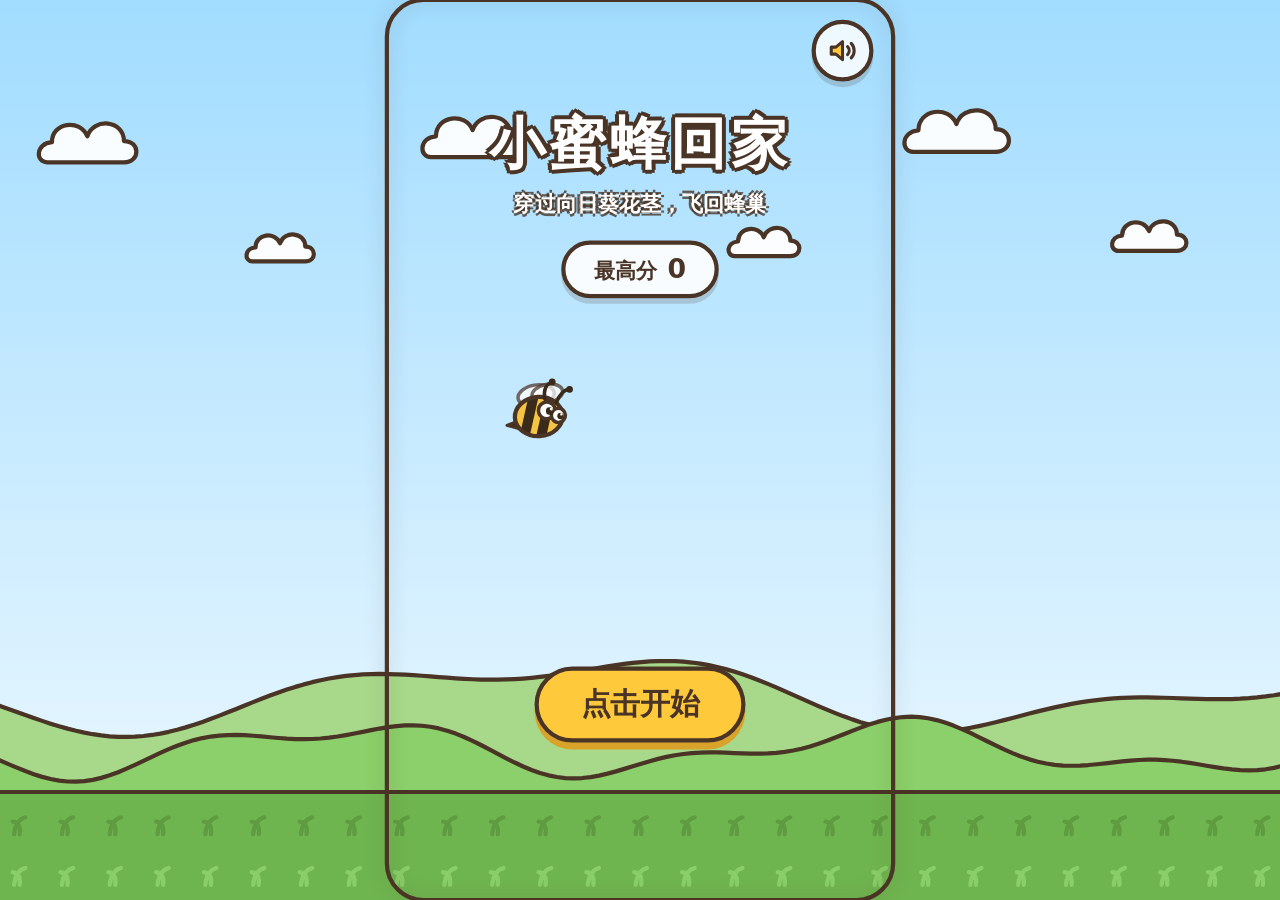
<file: flappy/index.html>
<!DOCTYPE html>
<html lang="zh-CN">
<head>
<meta charset="UTF-8">
<meta name="viewport" content="width=device-width, initial-scale=1, maximum-scale=1, user-scalable=no, viewport-fit=cover">
<meta name="theme-color" content="#9EDBFF">
<title>小蜜蜂回家</title>
<style>
  :root{
    --brown:#4A3426;
    --yellow:#FFC93C;
    --paper:#FFFBF0;
  }
  *{margin:0;padding:0;box-sizing:border-box;}
  html,body{width:100%;height:100%;overflow:hidden;background:#9EDBFF;}
  body{
    font-family:"PingFang SC","Hiragino Sans GB","Noto Sans SC","Source Han Sans SC","Microsoft YaHei",-apple-system,BlinkMacSystemFont,"Segoe UI",system-ui,sans-serif;
    color:var(--brown);
    -webkit-user-select:none;user-select:none;
    -webkit-tap-highlight-color:transparent;
    touch-action:none;
    overscroll-behavior:none;
  }
  #stage{position:fixed;inset:0;overflow:hidden;}
  #c{display:block;width:100%;height:100%;}
  #ui{
    position:absolute;top:0;left:0;width:360px;height:640px;
    transform-origin:0 0;
    pointer-events:none;
    font-weight:800;
  }
  .hidden{display:none !important;}

  .outline{
    color:#fff;
    text-shadow:
      3px 0 0 var(--brown), -3px 0 0 var(--brown),
      0 3px 0 var(--brown), 0 -3px 0 var(--brown),
      2.2px 2.2px 0 var(--brown), -2.2px 2.2px 0 var(--brown),
      2.2px -2.2px 0 var(--brown), -2.2px -2.2px 0 var(--brown);
  }

  #hud{position:absolute;left:0;right:0;top:6px;text-align:center;}
  #score{font-size:58px;line-height:1.1;font-weight:900;letter-spacing:1px;}

  .icon-btn{
    position:absolute;top:14px;right:14px;
    width:44px;height:44px;padding:0;
    border:3px solid var(--brown);border-radius:50%;
    background:rgba(255,255,255,.82);
    display:grid;place-items:center;
    cursor:pointer;pointer-events:auto;
    box-shadow:0 4px 0 rgba(74,52,38,.18);
    transition:transform .06s ease;
  }
  .icon-btn:active{transform:translateY(2px);box-shadow:0 2px 0 rgba(74,52,38,.18);}
  .icon-btn .mute-x{display:none;}
  .icon-btn.is-muted .waves{display:none;}
  .icon-btn.is-muted .mute-x{display:block;}

  .screen{position:absolute;inset:0;display:flex;flex-direction:column;align-items:center;}

  #ready{padding-top:78px;text-align:center;}
  .logo{font-size:40px;font-weight:900;letter-spacing:3px;line-height:1.2;}
  .sub{
    margin-top:10px;font-size:15px;font-weight:700;color:#fff;
    text-shadow:2px 0 0 rgba(74,52,38,.8), -2px 0 0 rgba(74,52,38,.8),
                0 2px 0 rgba(74,52,38,.8), 0 -2px 0 rgba(74,52,38,.8);
  }
  .best-pill{
    margin-top:16px;padding:6px 20px;
    font-size:15px;font-weight:800;
    background:rgba(255,255,255,.9);
    border:3px solid var(--brown);border-radius:999px;
    box-shadow:0 4px 0 rgba(74,52,38,.18);
  }
  .best-pill b{font-size:19px;margin-left:2px;}
  .hint{
    margin-top:auto;margin-bottom:112px;
    padding:10px 30px;
    font-size:21px;font-weight:900;color:var(--brown);
    background:var(--yellow);
    border:3px solid var(--brown);border-radius:999px;
    box-shadow:0 5px 0 #D9A32B;
    animation:hint-bob 1.4s ease-in-out infinite;
  }
  @keyframes hint-bob{
    0%,100%{transform:translateY(0) scale(1);}
    50%{transform:translateY(-6px) scale(1.03);}
  }

  #over{justify-content:center;background:rgba(74,52,38,.12);}
  .card{
    width:276px;
    display:flex;flex-direction:column;align-items:center;
    padding:16px 18px 20px;
    background:var(--paper);
    border:3px solid var(--brown);border-radius:28px;
    box-shadow:0 9px 0 rgba(74,52,38,.22);
    animation:card-pop .26s cubic-bezier(.2,1.6,.5,1);
    pointer-events:none;
  }
  @keyframes card-pop{
    from{transform:scale(.86);opacity:.3;}
    to{transform:scale(1);opacity:1;}
  }
  .card-label{font-size:13px;letter-spacing:2px;font-weight:700;color:#8B6B52;}
  .card-score{font-size:58px;line-height:1.05;font-weight:900;color:var(--brown);}
  .medal-row{display:flex;align-items:center;gap:10px;margin-top:4px;}
  .medal{
    width:44px;height:44px;border-radius:50%;
    display:grid;place-items:center;
    font-size:22px;color:#fff;
    border:3px solid var(--brown);
    box-shadow:inset 0 -3px 0 rgba(0,0,0,.12);
  }
  .medal.none{background:#DED6C8;color:#A2947F;}
  .medal.bronze{background:#D08A52;}
  .medal.silver{background:#C9D2DC;}
  .medal.gold{background:#FFC93C;color:#8A5A2B;}
  .medal-label{font-size:15px;font-weight:800;}
  .best-line{font-size:14px;margin-top:8px;color:#6B4E38;}
  .best-line b{font-size:17px;}
  .record{
    margin-top:6px;padding:3px 14px;
    border-radius:999px;
    background:#FFE9A6;border:2.5px solid var(--brown);
    font-size:14px;font-weight:900;color:#8A5A2B;
  }
  .btn{
    margin-top:14px;
    font-family:inherit;font-weight:900;font-size:20px;
    padding:10px 30px;
    color:var(--brown);
    background:var(--yellow);
    border:3px solid var(--brown);border-radius:999px;
    box-shadow:0 5px 0 #D9A32B;
    cursor:pointer;pointer-events:auto;
    transition:transform .06s ease;
  }
  .btn:active{transform:translateY(3px);box-shadow:0 2px 0 #D9A32B;}

  #pause{justify-content:center;background:rgba(32,52,70,.22);}
  #pause .card{width:240px;}
  .pause-title{font-size:26px;font-weight:900;}
  .pause-sub{margin-top:6px;font-size:15px;font-weight:700;color:#6B4E38;}
</style>
</head>
<body>
<div id="stage">
  <canvas id="c"></canvas>
  <div id="ui">
    <button id="sound" class="icon-btn" type="button" aria-label="静音">
      <svg viewBox="0 0 24 24" width="24" height="24" fill="none" stroke="#4A3426" stroke-width="2.2" stroke-linecap="round" stroke-linejoin="round">
        <path d="M4 9.5h3.3L12 5.6v12.8l-4.7-3.9H4z" fill="#FFC93C"/>
        <g class="waves"><path d="M15.6 9.2a4 4 0 0 1 0 5.6"/><path d="M18.2 6.8a7.5 7.5 0 0 1 0 10.4"/></g>
        <g class="mute-x"><path d="M16 9.5l5 5M21 9.5l-5 5"/></g>
      </svg>
    </button>

    <div id="hud" class="hidden"><div id="score" class="outline">0</div></div>

    <div id="ready" class="screen">
      <div class="logo outline">小蜜蜂回家</div>
      <div class="sub">穿过向日葵花茎，飞回蜂巢</div>
      <div class="best-pill">最高分 <b id="bestReady">0</b></div>
      <div class="hint">点击开始</div>
    </div>

    <div id="over" class="screen hidden">
      <div class="card">
        <div class="card-label">本 次 得 分</div>
        <div class="card-score" id="overScore">0</div>
        <div class="medal-row">
          <div class="medal none" id="medal">★</div>
          <div class="medal-label" id="medalLabel">继续加油</div>
        </div>
        <div class="best-line">最高分 <b id="overBest">0</b></div>
        <div class="record hidden" id="record">新纪录！</div>
        <button id="retry" class="btn" type="button">再来一次</button>
      </div>
    </div>

    <div id="pause" class="screen hidden">
      <div class="card">
        <div class="pause-title">已暂停</div>
        <div class="pause-sub">点击屏幕继续</div>
      </div>
    </div>
  </div>
</div>

<script>
(function () {
  'use strict';

  var TAU = Math.PI * 2;
  var GAME_W = 360, GAME_H = 640;
  var GROUND_H = GAME_H * 0.12;
  var GROUND_Y = GAME_H - GROUND_H;
  var BEE_X = 108, BEE_R = 12, READY_Y = 300;
  var GRAVITY = 1500, FLAP_VY = -380, MAX_VY = 950;
  var PIPE_W = 62, PIPE_SPACING = 200, HEAD_R = 34;
  var GAP0 = 172, GAP_MIN = 120, GAP_MARGIN = 44;
  var SPEED0 = 122;
  var FIXED = 1 / 120, MAX_FRAME = 0.1;
  var DEATH_TIME = 0.6;
  var STORE_BEST = 'beeHome.best', STORE_MUTE = 'beeHome.muted';

  var cv = document.getElementById('c');
  var ctx = cv.getContext('2d');
  var uiEl = document.getElementById('ui');
  var hudEl = document.getElementById('hud');
  var scoreEl = document.getElementById('score');
  var readyEl = document.getElementById('ready');
  var overEl = document.getElementById('over');
  var pauseEl = document.getElementById('pause');
  var bestReadyEl = document.getElementById('bestReady');
  var overScoreEl = document.getElementById('overScore');
  var overBestEl = document.getElementById('overBest');
  var medalEl = document.getElementById('medal');
  var medalLabelEl = document.getElementById('medalLabel');
  var recordEl = document.getElementById('record');
  var retryBtn = document.getElementById('retry');
  var soundBtn = document.getElementById('sound');

  /* ---------------- storage ---------------- */
  function loadStr(key, fallback) {
    try {
      var v = localStorage.getItem(key);
      return v === null ? fallback : v;
    } catch (e) { return fallback; }
  }
  function saveStr(key, val) {
    try { localStorage.setItem(key, String(val)); } catch (e) {}
  }

  var best = Math.max(0, parseInt(loadStr(STORE_BEST, '0'), 10) || 0);
  var muted = loadStr(STORE_MUTE, '0') === '1';

  /* ---------------- audio ---------------- */
  var ac = null;
  function audioCtx() {
    if (ac) {
      if (ac.state === 'suspended') {
        try { ac.resume(); } catch (e) {}
      }
      return ac;
    }
    var AC = window.AudioContext || window.webkitAudioContext;
    if (!AC) return null;
    try { ac = new AC(); } catch (e) { ac = null; }
    return ac;
  }
  function tone(type, f0, f1, dur, gain, cutoff) {
    if (muted) return;
    var a = audioCtx();
    if (!a) return;
    var t0 = a.currentTime;
    var o = a.createOscillator();
    var g = a.createGain();
    o.type = type;
    o.frequency.setValueAtTime(Math.max(20, f0), t0);
    if (f1 && f1 !== f0) {
      o.frequency.exponentialRampToValueAtTime(Math.max(20, f1), t0 + dur);
    }
    g.gain.setValueAtTime(0.0001, t0);
    g.gain.exponentialRampToValueAtTime(Math.max(0.0002, gain), t0 + 0.008);
    g.gain.exponentialRampToValueAtTime(0.0001, t0 + dur);
    var node = o;
    if (cutoff) {
      var f = a.createBiquadFilter();
      f.type = 'lowpass';
      f.frequency.value = cutoff;
      node.connect(f);
      node = f;
    }
    node.connect(g);
    g.connect(a.destination);
    o.start(t0);
    o.stop(t0 + dur + 0.03);
  }
  function noiseBurst(dur, cutoff, gain) {
    var a = audioCtx();
    if (!a) return;
    var len = Math.max(1, Math.floor(a.sampleRate * dur));
    var buf = a.createBuffer(1, len, a.sampleRate);
    var d = buf.getChannelData(0);
    for (var i = 0; i < len; i++) {
      d[i] = (Math.random() * 2 - 1) * Math.pow(1 - i / len, 3);
    }
    var src = a.createBufferSource();
    src.buffer = buf;
    var f = a.createBiquadFilter();
    f.type = 'lowpass';
    f.frequency.value = cutoff;
    var g = a.createGain();
    g.gain.value = gain;
    src.connect(f); f.connect(g); g.connect(a.destination);
    src.start();
  }
  function sfxFlap() {
    tone('sawtooth', 210, 108, 0.12, 0.055, 1100);
    tone('triangle', 320, 170, 0.1, 0.03, 1500);
  }
  function sfxScore() {
    tone('sine', 1046, 1046, 0.1, 0.07);
    setTimeout(function () {
      tone('sine', 1568, 1568, 0.14, 0.055);
    }, 55);
  }
  function sfxNectar() {
    tone('sine', 760, 210, 0.13, 0.1);
    tone('square', 340, 160, 0.05, 0.022, 700);
  }
  function sfxHit() {
    tone('sine', 170, 46, 0.35, 0.16);
    if (muted) return;
    noiseBurst(0.16, 900, 0.12);
  }

  /* ---------------- view / canvas ---------------- */
  var view = { s: 1, x: 0, y: 0, vw: 360, vh: 640, dpr: 1 };

  function layout() {
    var vw = Math.max(1, window.innerWidth);
    var vh = Math.max(1, window.innerHeight);
    var dpr = Math.min(window.devicePixelRatio || 1, 3);
    cv.width = Math.round(vw * dpr);
    cv.height = Math.round(vh * dpr);
    cv.style.width = vw + 'px';
    cv.style.height = vh + 'px';
    var s = Math.min(vw / GAME_W, vh / GAME_H);
    var w = GAME_W * s, h = GAME_H * s;
    view.s = s;
    view.x = (vw - w) / 2;
    view.y = (vh - h) / 2;
    view.vw = vw;
    view.vh = vh;
    view.dpr = dpr;
    uiEl.style.transform = 'translate(' + view.x.toFixed(2) + 'px,' + view.y.toFixed(2) + 'px) scale(' + s + ')';
    render();
  }

  /* ---------------- game state ---------------- */
  var bee = { x: BEE_X, y: READY_Y, vy: 0, rot: 0 };
  var pipes = [];
  var state = 'ready';
  var score = 0;
  var paused = false;
  var scroll = 0;
  var bobT = 0;
  var deathTimer = 0;
  var newRecord = false;
  var pipeCount = 0;
  var prevCenter = null;
  var acc = 0;
  var lastFrame = 0;
  var tNow = 0;

  var CLOUDS = [];
  (function () {
    for (var i = 0; i < 9; i++) {
      CLOUDS.push({
        x: i * 160 + ((i * 47) % 70),
        y: 34 + ((i * 73) % 150),
        s: 0.55 + ((i * 29) % 55) / 100
      });
    }
  })();
  var CLOUD_SPAN = 1440;

  function roundRect(x, y, w, h, r) {
    ctx.beginPath();
    ctx.moveTo(x + r, y);
    ctx.arcTo(x + w, y, x + w, y + h, r);
    ctx.arcTo(x + w, y + h, x, y + h, r);
    ctx.arcTo(x, y + h, x, y, r);
    ctx.arcTo(x, y, x + w, y, r);
    ctx.closePath();
  }

  function resetCore() {
    score = 0;
    scroll = 0;
    bobT = 0;
    deathTimer = 0;
    newRecord = false;
    pipeCount = 0;
    prevCenter = null;
    pipes.length = 0;
    bee.x = BEE_X;
    bee.y = READY_Y;
    bee.vy = 0;
    bee.rot = 0;
    acc = 0;
  }

  function resetWorld() {
    resetCore();
    state = 'ready';
    paused = false;
    syncUI();
  }

  function start() {
    resetCore();
    state = 'playing';
    paused = false;
    bee.vy = FLAP_VY;
    spawnIfNeeded();
    syncUI();
    sfxFlap();
  }

  function flap() {
    if (state !== 'playing' || paused) return;
    bee.vy = FLAP_VY;
    sfxFlap();
  }

  function resume() {
    if (state !== 'playing' || !paused) return;
    paused = false;
    acc = 0;
    lastFrame = performance.now();
    syncUI();
  }

  function die() {
    if (state !== 'playing') return;
    state = 'dying';
    deathTimer = 0;
    paused = false;
    var prev = best;
    if (score > best) {
      best = score;
      saveStr(STORE_BEST, best);
    }
    newRecord = score > prev && score > 0;
    sfxHit();
    updateOverPanel();
    syncUI();
  }

  function addScore(n) {
    score += n;
    scoreEl.textContent = String(score);
  }

  /* ---------------- pipes ---------------- */
  function spawnIfNeeded() {
    var last = pipes[pipes.length - 1];
    if (!last) {
      spawnPipe(GAME_W + 60);
      return;
    }
    if (last.x <= GAME_W + 60 - PIPE_SPACING) {
      spawnPipe(last.x + PIPE_SPACING);
    }
  }

  function spawnPipe(x) {
    var level = Math.floor(score / 10);
    var gap = Math.max(GAP_MIN, GAP0 * Math.pow(0.95, level));
    var minC = gap / 2 + GAP_MARGIN;
    var maxC = GROUND_Y - gap / 2 - GAP_MARGIN;
    var c;
    if (prevCenter === null) {
      c = (minC + maxC) / 2;
    } else {
      var span = GAME_H * 0.35;
      var lo = Math.max(minC, prevCenter - span);
      var hi = Math.min(maxC, prevCenter + span);
      c = lo + Math.random() * Math.max(0, hi - lo);
    }
    prevCenter = c;
    var idx = pipeCount++;
    var ny = c + (Math.random() * 2 - 1) * Math.min(gap * 0.16, 24);
    pipes.push({
      x: x,
      gapY: c,
      gap: gap,
      scored: false,
      nectar: idx % 5 === 4,
      nectarTaken: false,
      ny: ny,
      id: idx
    });
  }

  var SPEED_MAX_LEVEL = 8; /* 80 分后不再提速，保证最窄缝隙 + 最大高度差仍飞得过去 */
  function currentSpeed() {
    return SPEED0 * Math.pow(1.08, Math.min(SPEED_MAX_LEVEL, Math.floor(score / 10)));
  }

  function updateWorld(dt) {
    var speed = currentSpeed();
    scroll += speed * dt;
    for (var i = pipes.length - 1; i >= 0; i--) {
      var p = pipes[i];
      p.x -= speed * dt;
      if (p.x + PIPE_W / 2 + HEAD_R < -30) pipes.splice(i, 1);
    }
    for (var j = 0; j < pipes.length; j++) {
      var q = pipes[j];
      if (!q.scored && q.x + PIPE_W < bee.x - BEE_R) {
        q.scored = true;
        addScore(1);
        sfxScore();
      }
    }
  }

  function checkCollisions() {
    var i, p, dx, dy;
    for (i = 0; i < pipes.length; i++) {
      p = pipes[i];
      if (!p.nectar || p.nectarTaken) continue;
      dx = bee.x - (p.x + PIPE_W / 2);
      dy = bee.y - p.ny;
      if (dx * dx + dy * dy < (BEE_R + 15) * (BEE_R + 15)) {
        p.nectarTaken = true;
        addScore(3);
        sfxNectar();
      }
    }
    if (bee.y + BEE_R >= GROUND_Y) {
      bee.y = GROUND_Y - BEE_R;
      die();
      return;
    }
    if (bee.y - BEE_R <= 0) {
      bee.y = BEE_R;
      die();
      return;
    }
    for (i = 0; i < pipes.length; i++) {
      p = pipes[i];
      if (bee.x + BEE_R > p.x && bee.x - BEE_R < p.x + PIPE_W) {
        if (bee.y - BEE_R < p.gapY - p.gap / 2 || bee.y + BEE_R > p.gapY + p.gap / 2) {
          die();
          return;
        }
      }
    }
  }

  /* ---------------- simulation ---------------- */
  function simulate(dt) {
    if (state === 'ready') {
      bobT += dt;
      bee.y = READY_Y + Math.sin(bobT * 2.4) * 9;
      var tr = Math.sin(bobT * 2.4 + 1.2) * 0.06;
      bee.rot += (tr - bee.rot) * Math.min(1, dt * 10);
      return;
    }
    if (state === 'playing') {
      updateWorld(dt);
      spawnIfNeeded();
      bee.vy = Math.min(MAX_VY, bee.vy + GRAVITY * dt);
      bee.y += bee.vy * dt;
      var target = bee.vy < 0 ? -0.35 : Math.min(1, bee.vy / 820) * 1.22;
      bee.rot += (target - bee.rot) * Math.min(1, dt * 14);
      checkCollisions();
      return;
    }
    if (state === 'dying') {
      deathTimer += dt;
      if (deathTimer >= DEATH_TIME) {
        state = 'over';
        syncUI();
      }
    }
  }

  function step(ms) {
    var t = Math.max(0, Number(ms) || 0) / 1000;
    if (t > 120) t = 120;
    var guard = 0;
    while (t > 1e-9 && guard++ < 60000) {
      simulate(FIXED);
      t -= FIXED;
    }
    render();
  }

  /* ---------------- drawing ---------------- */
  function drawSky(x0, y0, x1) {
    var g = ctx.createLinearGradient(0, y0, 0, GROUND_Y);
    g.addColorStop(0, '#9EDBFF');
    g.addColorStop(1, '#E6F6FF');
    ctx.fillStyle = g;
    ctx.fillRect(x0, y0, x1 - x0, GROUND_Y - y0);
  }

  function cloudShape(x, y, s) {
    ctx.beginPath();
    ctx.moveTo(x - 34 * s, y + 10 * s);
    ctx.bezierCurveTo(x - 44 * s, y + 10 * s, x - 44 * s, y - 6 * s, x - 30 * s, y - 7 * s);
    ctx.bezierCurveTo(x - 30 * s, y - 24 * s, x - 6 * s, y - 27 * s, x, y - 12 * s);
    ctx.bezierCurveTo(x + 5 * s, y - 28 * s, x + 31 * s, y - 26 * s, x + 31 * s, y - 8 * s);
    ctx.bezierCurveTo(x + 45 * s, y - 8 * s, x + 45 * s, y + 10 * s, x + 31 * s, y + 10 * s);
    ctx.closePath();
  }

  function drawClouds(x0, x1) {
    for (var i = 0; i < CLOUDS.length; i++) {
      var c = CLOUDS[i];
      var x = ((c.x - scroll * 0.06) % CLOUD_SPAN + CLOUD_SPAN) % CLOUD_SPAN - 420;
      if (x < x0 - 100 || x > x1 + 100) continue;
      cloudShape(x, c.y, c.s);
      ctx.fillStyle = 'rgba(255,255,255,0.94)';
      ctx.fill();
      ctx.lineWidth = 3;
      ctx.strokeStyle = '#4A3426';
      ctx.lineJoin = 'round';
      ctx.stroke();
    }
  }

  function drawHills(x0, x1) {
    var layers = [
      { base: GROUND_Y - 32, amp: 70, factor: 0.2, color: '#A8D98A', freq: 0.010, phase: 0.4 },
      { base: GROUND_Y - 2, amp: 52, factor: 0.5, color: '#8BD06A', freq: 0.016, phase: 2.1 }
    ];
    for (var li = 0; li < layers.length; li++) {
      var L = layers[li];
      var off = scroll * L.factor;
      ctx.beginPath();
      var started = false;
      for (var x = x0; x <= x1 + 6; x += 6) {
        var t = (x + off) * L.freq + L.phase;
        var y = L.base - L.amp * (0.55 + 0.3 * Math.sin(t) + 0.15 * Math.sin(t * 2.3 + 1.7));
        if (!started) { ctx.moveTo(x, y); started = true; } else { ctx.lineTo(x, y); }
      }
      ctx.lineTo(x1 + 6, GROUND_Y + 12);
      ctx.lineTo(x0, GROUND_Y + 12);
      ctx.closePath();
      ctx.fillStyle = L.color;
      ctx.fill();
      ctx.lineWidth = 3;
      ctx.strokeStyle = '#4A3426';
      ctx.lineJoin = 'round';
      ctx.stroke();
    }
  }

  function drawGround(x0, x1, y1) {
    var bottom = Math.max(y1, GROUND_Y + 40);
    ctx.fillStyle = '#6FB54F';
    ctx.fillRect(x0, GROUND_Y, x1 - x0, bottom - GROUND_Y);

    ctx.save();
    ctx.beginPath();
    ctx.rect(x0, GROUND_Y, x1 - x0, bottom - GROUND_Y);
    ctx.clip();
    ctx.lineCap = 'round';
    ctx.lineWidth = 3;
    var rows = 0;
    for (var ry = GROUND_Y + 20; ry < bottom - 6; ry += 36) {
      var ph = ((scroll % 34) + 34) % 34;
      ctx.strokeStyle = (rows % 2 === 0) ? 'rgba(93,155,63,0.95)' : 'rgba(139,208,106,0.95)';
      for (var x = x0 - ph - 34; x < x1 + 40; x += 34) {
        ctx.beginPath();
        ctx.moveTo(x, ry + 10);
        ctx.quadraticCurveTo(x + 1, ry, x + 8, ry - 2);
        ctx.moveTo(x + 4, ry + 10);
        ctx.quadraticCurveTo(x + 5, ry + 2, x - 1, ry + 1);
        ctx.stroke();
      }
      rows++;
    }
    ctx.restore();

    ctx.strokeStyle = '#4A3426';
    ctx.lineWidth = 3;
    ctx.beginPath();
    ctx.moveTo(x0, GROUND_Y);
    ctx.lineTo(x1, GROUND_Y);
    ctx.stroke();
  }

  function drawStalk(x, y0, y1) {
    var h = y1 - y0;
    ctx.fillStyle = '#5DAA45';
    ctx.fillRect(x, y0, PIPE_W, h);
    ctx.fillStyle = 'rgba(255,255,255,0.35)';
    roundRect(x + 10, y0, 12, h, 6);
    ctx.fill();
    ctx.strokeStyle = '#4A3426';
    ctx.lineWidth = 3;
    ctx.strokeRect(x, y0, PIPE_W, h);
  }

  function drawHead(cx, cy, seed) {
    var petals = 11;
    var rot = seed * 0.7;
    for (var i = 0; i < petals; i++) {
      var a = rot + i * TAU / petals;
      ctx.save();
      ctx.translate(cx + Math.cos(a) * 21, cy + Math.sin(a) * 21);
      ctx.rotate(a);
      ctx.beginPath();
      ctx.ellipse(0, 0, 13, 8.5, 0, 0, TAU);
      ctx.fillStyle = '#FFC93C';
      ctx.fill();
      ctx.strokeStyle = '#4A3426';
      ctx.lineWidth = 2.5;
      ctx.stroke();
      ctx.restore();
    }
    ctx.beginPath();
    ctx.arc(cx, cy, 19, 0, TAU);
    ctx.fillStyle = '#8A5A2B';
    ctx.fill();
    ctx.strokeStyle = '#4A3426';
    ctx.lineWidth = 3;
    ctx.stroke();
    ctx.fillStyle = 'rgba(58,42,26,0.45)';
    for (var k = 0; k < 7; k++) {
      var ang = k * 2.4;
      var rr = 6 + (k % 3) * 3;
      ctx.beginPath();
      ctx.arc(cx + Math.cos(ang) * rr, cy + Math.sin(ang) * rr, 1.7, 0, TAU);
      ctx.fill();
    }
  }

  function drawPipes() {
    for (var i = 0; i < pipes.length; i++) {
      var p = pipes[i];
      if (p.x > GAME_W + 40 || p.x + PIPE_W / 2 + HEAD_R < -20) continue;
      var top = p.gapY - p.gap / 2;
      var bot = p.gapY + p.gap / 2;
      drawStalk(p.x, -20, top - HEAD_R);
      drawHead(p.x + PIPE_W / 2, top - HEAD_R, p.id);
      drawStalk(p.x, bot + HEAD_R, GROUND_Y + 20);
      drawHead(p.x + PIPE_W / 2, bot + HEAD_R, p.id + 3);
    }
  }

  function drawNectar() {
    for (var i = 0; i < pipes.length; i++) {
      var p = pipes[i];
      if (!p.nectar || p.nectarTaken) continue;
      var nx = p.x + PIPE_W / 2;
      var pulse = 1 + Math.sin(tNow * 4 + p.id) * 0.07;
      ctx.save();
      ctx.translate(nx, p.ny);
      ctx.scale(pulse, pulse);
      var g = ctx.createRadialGradient(0, 0, 2, 0, 0, 27);
      g.addColorStop(0, 'rgba(255,228,130,0.9)');
      g.addColorStop(1, 'rgba(255,228,130,0)');
      ctx.fillStyle = g;
      ctx.beginPath();
      ctx.arc(0, 0, 27, 0, TAU);
      ctx.fill();
      ctx.beginPath();
      ctx.moveTo(0, -13);
      ctx.bezierCurveTo(9, -2, 11, 6, 0, 11);
      ctx.bezierCurveTo(-11, 6, -9, -2, 0, -13);
      ctx.closePath();
      ctx.fillStyle = '#FFD24A';
      ctx.fill();
      ctx.strokeStyle = '#4A3426';
      ctx.lineWidth = 3;
      ctx.lineJoin = 'round';
      ctx.stroke();
      ctx.beginPath();
      ctx.ellipse(-3.5, -3, 2.6, 3.6, -0.4, 0, TAU);
      ctx.fillStyle = 'rgba(255,255,255,0.9)';
      ctx.fill();
      ctx.restore();
    }
  }

  function drawBee() {
    var wing = Math.sin(tNow * 30);
    ctx.save();
    ctx.translate(bee.x, bee.y);
    ctx.rotate(bee.rot);

    ctx.save();
    ctx.globalAlpha = 0.72;
    ctx.fillStyle = '#FFFFFF';
    ctx.strokeStyle = '#4A3426';
    ctx.lineWidth = 2.5;
    ctx.beginPath();
    ctx.ellipse(-1, -15, 13, 7.5, -0.45 + wing * 0.35, 0, TAU);
    ctx.fill();
    ctx.stroke();
    ctx.beginPath();
    ctx.ellipse(7, -16, 11, 6.5, 0.2 - wing * 0.35, 0, TAU);
    ctx.fill();
    ctx.stroke();
    ctx.restore();

    ctx.beginPath();
    ctx.moveTo(-14, 2);
    ctx.lineTo(-23, 5);
    ctx.lineTo(-14, 8);
    ctx.closePath();
    ctx.fillStyle = '#3A2A1A';
    ctx.fill();
    ctx.strokeStyle = '#4A3426';
    ctx.lineWidth = 2;
    ctx.stroke();

    ctx.beginPath();
    ctx.ellipse(0, 0, 17, 14, 0, 0, TAU);
    ctx.fillStyle = '#F6C443';
    ctx.fill();

    ctx.save();
    ctx.beginPath();
    ctx.ellipse(0, 0, 17, 14, 0, 0, TAU);
    ctx.clip();
    ctx.fillStyle = '#3A2A1A';
    var stripes = [-7, 5];
    for (var i = 0; i < stripes.length; i++) {
      ctx.save();
      ctx.translate(stripes[i], 0);
      ctx.rotate(0.28);
      ctx.fillRect(-3.5, -20, 7, 40);
      ctx.restore();
    }
    ctx.restore();

    ctx.beginPath();
    ctx.ellipse(0, 0, 17, 14, 0, 0, TAU);
    ctx.strokeStyle = '#4A3426';
    ctx.lineWidth = 3;
    ctx.stroke();

    ctx.strokeStyle = '#3A2A1A';
    ctx.lineWidth = 2.5;
    ctx.lineCap = 'round';
    ctx.fillStyle = '#3A2A1A';
    ctx.beginPath();
    ctx.moveTo(5, -12);
    ctx.quadraticCurveTo(4, -22, 11, -24);
    ctx.stroke();
    ctx.beginPath();
    ctx.arc(11, -24, 2.4, 0, TAU);
    ctx.fill();
    ctx.beginPath();
    ctx.moveTo(13, -9);
    ctx.quadraticCurveTo(17, -18, 23, -18);
    ctx.stroke();
    ctx.beginPath();
    ctx.arc(23, -18, 2.4, 0, TAU);
    ctx.fill();

    ctx.fillStyle = '#FFFFFF';
    ctx.strokeStyle = '#4A3426';
    ctx.lineWidth = 2.5;
    ctx.beginPath();
    ctx.arc(6, -4, 6, 0, TAU);
    ctx.fill();
    ctx.stroke();
    ctx.beginPath();
    ctx.arc(14, 0, 5, 0, TAU);
    ctx.fill();
    ctx.stroke();

    ctx.fillStyle = '#3A2A1A';
    ctx.beginPath();
    ctx.arc(8, -3.4, 2.7, 0, TAU);
    ctx.fill();
    ctx.beginPath();
    ctx.arc(15.5, 0.6, 2.3, 0, TAU);
    ctx.fill();

    ctx.fillStyle = 'rgba(255,255,255,0.95)';
    ctx.beginPath();
    ctx.arc(9.2, -4.8, 1.1, 0, TAU);
    ctx.fill();
    ctx.beginPath();
    ctx.arc(16.2, -0.6, 0.9, 0, TAU);
    ctx.fill();

    ctx.restore();
  }

  function drawFrame() {
    ctx.save();
    roundRect(0, 0, GAME_W, GAME_H, 26);
    ctx.strokeStyle = '#4A3426';
    ctx.lineWidth = 3;
    ctx.shadowColor = 'rgba(74,52,38,0.25)';
    ctx.shadowBlur = 18;
    ctx.stroke();
    ctx.restore();
  }

  function render() {
    tNow = performance.now() / 1000;
    var s = view.s, vx = view.x, vy = view.y, vw = view.vw, vh = view.vh, dpr = view.dpr;

    ctx.setTransform(dpr, 0, 0, dpr, 0, 0);
    ctx.clearRect(0, 0, vw, vh);

    var shakeX = 0, shakeY = 0, flash = 0;
    if (state === 'dying') {
      var k = Math.max(0, 1 - deathTimer / DEATH_TIME);
      var amp = 7 * k;
      shakeX = (Math.random() * 2 - 1) * amp;
      shakeY = (Math.random() * 2 - 1) * amp;
      flash = Math.max(0, 1 - deathTimer / 0.22) * 0.85;
    }

    ctx.save();
    ctx.translate(vx + shakeX, vy + shakeY);
    ctx.scale(s, s);

    var x0 = -vx / s - 24;
    var x1 = (vw - vx) / s + 24;
    var y0 = -vy / s - 24;
    var y1 = (vh - vy) / s + 24;

    drawSky(x0, y0, x1);
    drawClouds(x0, x1);
    drawHills(x0, x1);

    ctx.save();
    roundRect(0, 0, GAME_W, GAME_H, 26);
    ctx.clip();
    drawPipes();
    drawNectar();
    drawBee();
    ctx.restore();

    drawGround(x0, x1, y1);
    drawFrame();
    ctx.restore();

    if (flash > 0.002) {
      ctx.save();
      ctx.translate(vx, vy);
      ctx.scale(s, s);
      roundRect(0, 0, GAME_W, GAME_H, 26);
      ctx.fillStyle = 'rgba(255,255,255,' + flash.toFixed(3) + ')';
      ctx.fill();
      ctx.restore();
    }
  }

  /* ---------------- UI ---------------- */
  function updateOverPanel() {
    overScoreEl.textContent = String(score);
    overBestEl.textContent = String(best);
    var cls = 'none', label = '继续加油';
    if (score >= 50) { cls = 'gold'; label = '金牌'; }
    else if (score >= 25) { cls = 'silver'; label = '银牌'; }
    else if (score >= 10) { cls = 'bronze'; label = '铜牌'; }
    medalEl.className = 'medal ' + cls;
    medalLabelEl.textContent = label;
    recordEl.classList.toggle('hidden', !newRecord);
  }

  function syncUI() {
    hudEl.classList.toggle('hidden', !(state === 'playing' || state === 'dying'));
    readyEl.classList.toggle('hidden', state !== 'ready');
    overEl.classList.toggle('hidden', state !== 'over');
    pauseEl.classList.toggle('hidden', !paused);
    scoreEl.textContent = String(score);
    bestReadyEl.textContent = String(best);
    soundBtn.classList.toggle('is-muted', muted);
    soundBtn.setAttribute('aria-label', muted ? '开启音效' : '静音');
    if (state === 'over') updateOverPanel();
  }

  /* ---------------- input ---------------- */
  function handleTap() {
    audioCtx();
    if (state === 'ready') { start(); return; }
    if (state === 'playing') {
      if (paused) { resume(); } else { flap(); }
      return;
    }
    /* over 状态下只认“再来一次”按钮，避免手快误点立刻重开 */
  }

  window.addEventListener('pointerdown', function (e) {
    var t = e.target;
    if (t && t.closest && t.closest('button')) return;
    if (e.pointerType === 'mouse' && e.button !== 0) return;
    handleTap();
  }, { passive: true });

  window.addEventListener('keydown', function (e) {
    var isSpace = e.code === 'Space' || e.key === ' ' || e.key === 'Spacebar';
    var isEnter = e.code === 'Enter' || e.key === 'Enter';
    if (!isSpace && !isEnter) return;
    e.preventDefault();
    if (e.repeat) return;
    if (state === 'over') {
      if (isEnter || isSpace) { retryBtn.blur(); start(); }
      return;
    }
    handleTap();
  });

  retryBtn.addEventListener('click', function () {
    retryBtn.blur();
    start();
  });

  soundBtn.addEventListener('click', function () {
    muted = !muted;
    saveStr(STORE_MUTE, muted ? '1' : '0');
    soundBtn.classList.toggle('is-muted', muted);
    soundBtn.setAttribute('aria-label', muted ? '开启音效' : '静音');
    if (!muted) sfxScore();
  });

  document.addEventListener('visibilitychange', function () {
    if (document.hidden && state === 'playing' && !paused) {
      paused = true;
      acc = 0;
      syncUI();
    }
  });

  window.addEventListener('resize', layout);
  window.addEventListener('orientationchange', function () { setTimeout(layout, 120); });

  /* ---------------- loop ---------------- */
  function frame(now) {
    if (!lastFrame) lastFrame = now;
    var dtReal = (now - lastFrame) / 1000;
    lastFrame = now;
    if (!(dtReal > 0)) dtReal = 0;
    if (dtReal > MAX_FRAME) dtReal = MAX_FRAME;
    if (!paused) {
      acc += dtReal;
      var guard = 0;
      while (acc >= FIXED && guard++ < 600) {
        acc -= FIXED;
        simulate(FIXED);
      }
    } else {
      acc = 0;
    }
    render();
    requestAnimationFrame(frame);
  }

  /* ---------------- public API ---------------- */
  window.__game = {
    get state() { return state; },
    get score() { return score; },
    get best() { return best; },
    get paused() { return paused; },
    get muted() { return muted; },
    bee: bee,
    pipes: pipes,
    start: start,
    flap: flap,
    step: step,
    reset: resetWorld
  };

  resetWorld();
  layout();
  render();
  requestAnimationFrame(frame);
})();
</script>
</body>
</html>
</file>
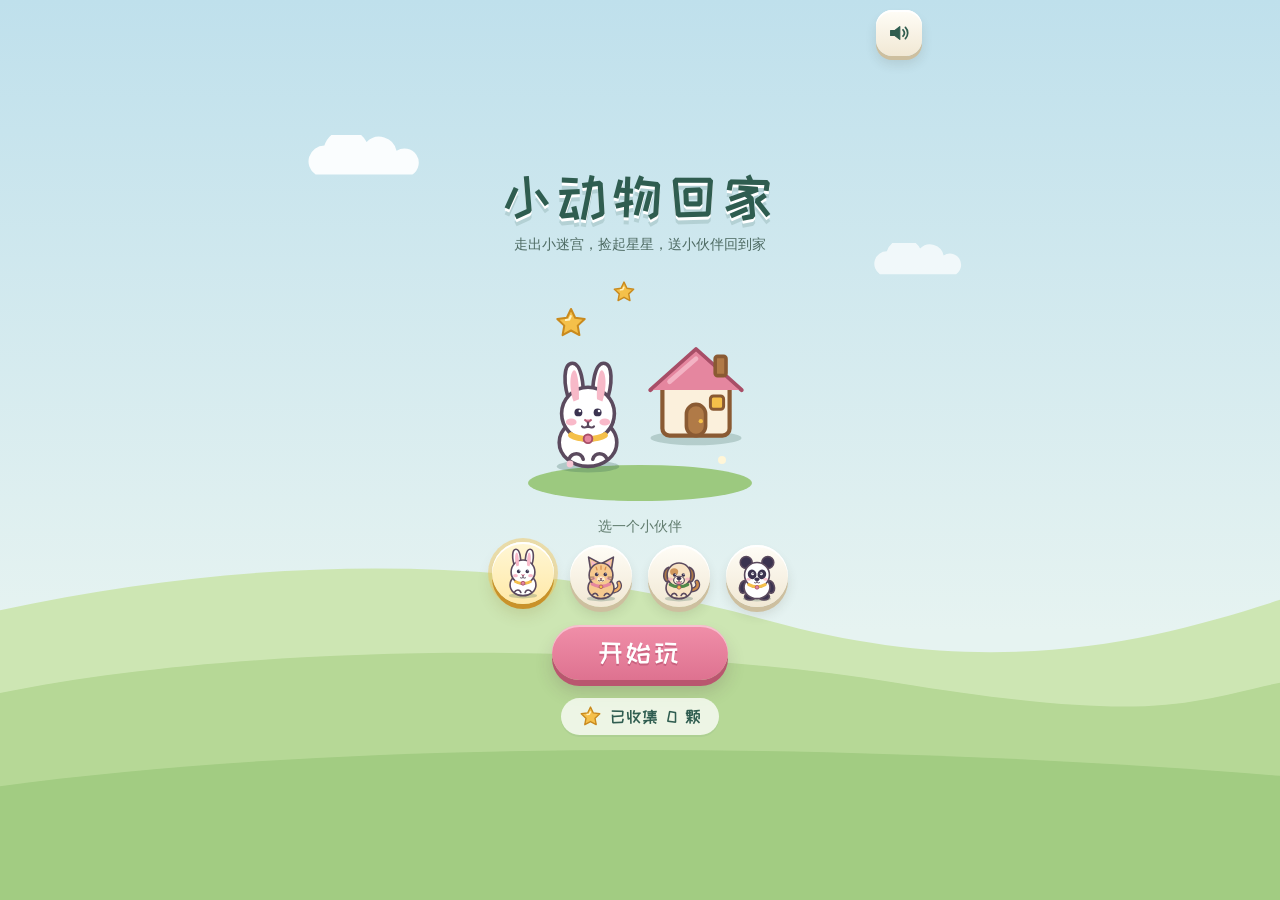
<file: maze/index.html>
<!DOCTYPE html>
<html lang="zh-CN">
<head>
<meta charset="utf-8">
<meta name="viewport" content="width=device-width, initial-scale=1, maximum-scale=1, user-scalable=no, viewport-fit=cover">
<meta name="theme-color" content="#BFE0EC">
<title>小动物回家 · 迷宫</title>
<link rel="icon" href="data:,">
<link rel="stylesheet" href="style.css">
</head>
<body>

<!-- 手绘 SVG 素材库：全部内联，无外部图片 -->
<svg width="0" height="0" aria-hidden="true" focusable="false" style="position:absolute;width:0;height:0;overflow:hidden"><defs>

  <symbol id="star" viewBox="0 0 40 40">
    <path d="M20 3.5l4.9 10.3 11.2 1.5-8.2 7.8 2 11.1L20 28.8 10.1 34.2l2-11.1-8.2-7.8 11.2-1.5z" fill="#F5C04A" stroke="#C98A1E" stroke-width="2.4" stroke-linejoin="round"/>
    <path d="M14 16.5l4-.6 1.8-4" fill="none" stroke="#FFF1BF" stroke-width="2.4" stroke-linecap="round"/>
  </symbol>

  <symbol id="star0" viewBox="0 0 40 40">
    <path d="M20 3.5l4.9 10.3 11.2 1.5-8.2 7.8 2 11.1L20 28.8 10.1 34.2l2-11.1-8.2-7.8 11.2-1.5z" fill="#E9E0CB" stroke="#CDBF9F" stroke-width="2.4" stroke-linejoin="round"/>
  </symbol>

  <symbol id="house" viewBox="0 0 100 100">
    <ellipse cx="50" cy="90" rx="38" ry="6" fill="#2F5D50" opacity=".22"/>
    <rect x="22" y="44" width="56" height="44" rx="6" fill="#FBF0DC" stroke="#8A5A33" stroke-width="3.5"/>
    <path d="M12 50L50 16l38 34" fill="#E5869F" stroke="#A84E67" stroke-width="3.5" stroke-linejoin="round" stroke-linecap="round"/>
    <path d="M14 50L50 18 86 50z" fill="#E5869F"/>
    <path d="M28 43L50 24" stroke="#F3B3C4" stroke-width="4" stroke-linecap="round"/>
    <rect x="42" y="62" width="16" height="26" rx="8" fill="#B07A47" stroke="#8A5A33" stroke-width="3"/>
    <circle cx="54" cy="76" r="1.8" fill="#F5C04A"/>
    <rect x="62" y="55" width="11" height="11" rx="2.5" fill="#F5C04A" stroke="#8A5A33" stroke-width="2.5"/>
    <rect x="66" y="22" width="9" height="16" rx="2" fill="#B07A47" stroke="#8A5A33" stroke-width="3"/>
  </symbol>

  <!-- 小兔：白身、粉耳、蜂蜜色围巾 -->
  <symbol id="pet-rabbit" viewBox="0 0 100 100">
    <ellipse cx="50" cy="92" rx="26" ry="5" fill="#2F5D50" opacity=".25"/>
    <g stroke="#5B4A5E" stroke-width="3" stroke-linejoin="round">
      <path d="M36 42C28 22 30 6 37 6s10 16 9 34z" fill="#fff"/>
      <path d="M64 42c8-20 6-36-1-36s-10 16-9 34z" fill="#fff"/>
      <ellipse cx="50" cy="72" rx="24" ry="20" fill="#fff"/>
      <circle cx="50" cy="48" r="22" fill="#fff"/>
    </g>
    <path d="M38 38c-4-12-3-24 0-26s5 12 4.5 24z" fill="#F7B9C8"/>
    <path d="M62 38c4-12 3-24 0-26s-5 12-4.5 24z" fill="#F7B9C8"/>
    <circle cx="42" cy="47" r="3.3" fill="#3B3350"/>
    <circle cx="58" cy="47" r="3.3" fill="#3B3350"/>
    <circle cx="43.2" cy="45.8" r="1.1" fill="#fff"/>
    <circle cx="59.2" cy="45.8" r="1.1" fill="#fff"/>
    <ellipse cx="36" cy="55" rx="4.5" ry="3" fill="#F7A8BC" opacity=".8"/>
    <ellipse cx="64" cy="55" rx="4.5" ry="3" fill="#F7A8BC" opacity=".8"/>
    <path d="M47 53l3 2.4 3-2.4" fill="#E5869F" stroke="#B85E78" stroke-width="1.6" stroke-linejoin="round"/>
    <path d="M50 55.5v2.5m0 0c-1.5 2-4 2-5 .6m5-.6c1.5 2 4 2 5 .6" fill="none" stroke="#5B4A5E" stroke-width="1.8" stroke-linecap="round"/>
    <path d="M34 86c3-6 10-6 12 0M54 86c2-6 9-6 12 0" fill="#fff" stroke="#5B4A5E" stroke-width="3" stroke-linecap="round"/>
    <path d="M36 66c6 4 22 4 28 0" fill="none" stroke="#F5C04A" stroke-width="5" stroke-linecap="round"/>
    <circle cx="50" cy="69" r="3.6" fill="#E5869F" stroke="#A84E67" stroke-width="1.6"/>
  </symbol>

  <!-- 小猫：奶油橘、粉耳、莓果色围巾 -->
  <symbol id="pet-cat" viewBox="0 0 100 100">
    <ellipse cx="50" cy="92" rx="26" ry="5" fill="#2F5D50" opacity=".25"/>
    <path d="M70 78c12 0 17-8 13-15" fill="none" stroke="#5B4A5E" stroke-width="9" stroke-linecap="round"/>
    <path d="M70 78c12 0 17-8 13-15" fill="none" stroke="#F0B06A" stroke-width="4.5" stroke-linecap="round"/>
    <path d="M31 40 27 15l20 11z" fill="#F6C98F" stroke="#5B4A5E" stroke-width="3" stroke-linejoin="round"/>
    <path d="M69 40 73 15 53 26z" fill="#F6C98F" stroke="#5B4A5E" stroke-width="3" stroke-linejoin="round"/>
    <path d="M33.5 34 31.5 21l10 6z" fill="#F7B9C8"/>
    <path d="M66.5 34 68.5 21l-10 6z" fill="#F7B9C8"/>
    <ellipse cx="50" cy="72" rx="24" ry="20" fill="#F6C98F" stroke="#5B4A5E" stroke-width="3"/>
    <circle cx="50" cy="48" r="22" fill="#F6C98F" stroke="#5B4A5E" stroke-width="3"/>
    <path d="M41 33.5l1.5 5M50 31.5v6M59 33.5l-1.5 5" fill="none" stroke="#D98B4A" stroke-width="2.4" stroke-linecap="round"/>
    <circle cx="42" cy="47" r="3.3" fill="#3B3350"/>
    <circle cx="58" cy="47" r="3.3" fill="#3B3350"/>
    <circle cx="43.2" cy="45.8" r="1.1" fill="#fff"/>
    <circle cx="59.2" cy="45.8" r="1.1" fill="#fff"/>
    <ellipse cx="36" cy="55" rx="4.5" ry="3" fill="#F7A8BC" opacity=".8"/>
    <ellipse cx="64" cy="55" rx="4.5" ry="3" fill="#F7A8BC" opacity=".8"/>
    <ellipse cx="50" cy="56" rx="7" ry="5" fill="#FFF1D6" opacity=".9"/>
    <path d="M47.5 53.5l2.5 1.8 2.5-1.8" fill="#E5869F" stroke="#B85E78" stroke-width="1.4" stroke-linejoin="round"/>
    <path d="M50 55.3v2.4m0 0c-1.5 2-4 2-5 .6m5-.6c1.5 2 4 2 5 .6" fill="none" stroke="#5B4A5E" stroke-width="1.8" stroke-linecap="round"/>
    <path d="M29 52h8M29 57l8-2M71 52h-8M71 57l-8-2" fill="none" stroke="#8A6A55" stroke-width="1.6" stroke-linecap="round"/>
    <path d="M34 86c2-5 8-5 10 0M56 86c2-5 8-5 10 0" fill="#FFF1D6" stroke="#5B4A5E" stroke-width="3" stroke-linecap="round"/>
    <path d="M34 65c5 3 11 4 16 4s11-1 16-4" fill="none" stroke="#E5869F" stroke-width="6" stroke-linecap="round"/>
    <circle cx="50" cy="70" r="3.4" fill="#F5C04A" stroke="#A84E67" stroke-width="1.4"/>
  </symbol>

  <!-- 小狗：奶油脸、棕色垂耳、叶绿色围巾 -->
  <symbol id="pet-dog" viewBox="0 0 100 100">
    <ellipse cx="50" cy="92" rx="26" ry="5" fill="#2F5D50" opacity=".25"/>
    <path d="M73 76c11-1 14-9 10-15" fill="none" stroke="#5B4A5E" stroke-width="9" stroke-linecap="round"/>
    <path d="M73 76c11-1 14-9 10-15" fill="none" stroke="#C98A4B" stroke-width="4.5" stroke-linecap="round"/>
    <path d="M31 34c-10 3-12 19-5 26 7 5 13-4 10-14z" fill="#B07A47" stroke="#5B4A5E" stroke-width="3" stroke-linejoin="round"/>
    <path d="M69 34c10 3 12 19 5 26-7 5-13-4-10-14z" fill="#B07A47" stroke="#5B4A5E" stroke-width="3" stroke-linejoin="round"/>
    <ellipse cx="50" cy="72" rx="24" ry="20" fill="#F8E3C4" stroke="#5B4A5E" stroke-width="3"/>
    <circle cx="50" cy="48" r="22" fill="#F8E3C4" stroke="#5B4A5E" stroke-width="3"/>
    <ellipse cx="41" cy="42" rx="7.5" ry="6.5" fill="#C98A4B" opacity=".85"/>
    <circle cx="42" cy="48" r="3.3" fill="#3B3350"/>
    <circle cx="58" cy="48" r="3.3" fill="#3B3350"/>
    <circle cx="43.2" cy="46.8" r="1.1" fill="#fff"/>
    <circle cx="59.2" cy="46.8" r="1.1" fill="#fff"/>
    <ellipse cx="50" cy="58" rx="10" ry="7.5" fill="#FFF6E6" stroke="#5B4A5E" stroke-width="2.2"/>
    <ellipse cx="50" cy="54.5" rx="4.4" ry="3.2" fill="#3B3350"/>
    <path d="M50 57.7v2.2m0 0c-1.5 2-4 2-5 .6m5-.6c1.5 2 4 2 5 .6" fill="none" stroke="#5B4A5E" stroke-width="1.8" stroke-linecap="round"/>
    <path d="M47.5 61h5c1 0 1 4-2.5 4s-3.5-4-2.5-4z" fill="#F08FA9" stroke="#C96A86" stroke-width="1.2" stroke-linejoin="round"/>
    <ellipse cx="34" cy="56" rx="4.5" ry="3" fill="#F7A8BC" opacity=".7"/>
    <ellipse cx="66" cy="56" rx="4.5" ry="3" fill="#F7A8BC" opacity=".7"/>
    <path d="M36 86c2-5 8-5 10 0M54 86c2-5 8-5 10 0" fill="#FFF6E6" stroke="#5B4A5E" stroke-width="3" stroke-linecap="round"/>
    <path d="M34 66c5 3 11 4 16 4s11-1 16-4" fill="none" stroke="#4F8A4A" stroke-width="6" stroke-linecap="round"/>
    <circle cx="50" cy="71" r="3.4" fill="#F5C04A" stroke="#A84E67" stroke-width="1.4"/>
  </symbol>

  <!-- 熊猫：黑白、蜜色围巾 -->
  <symbol id="pet-panda" viewBox="0 0 100 100">
    <ellipse cx="50" cy="92" rx="26" ry="5" fill="#2F5D50" opacity=".25"/>
    <ellipse cx="26" cy="70" rx="8" ry="12" fill="#3B3350" stroke="#5B4A5E" stroke-width="3" transform="rotate(18 26 70)"/>
    <ellipse cx="74" cy="70" rx="8" ry="12" fill="#3B3350" stroke="#5B4A5E" stroke-width="3" transform="rotate(-18 74 70)"/>
    <ellipse cx="37" cy="88" rx="10" ry="6.5" fill="#3B3350" stroke="#5B4A5E" stroke-width="3"/>
    <ellipse cx="63" cy="88" rx="10" ry="6.5" fill="#3B3350" stroke="#5B4A5E" stroke-width="3"/>
    <ellipse cx="50" cy="71" rx="24" ry="21" fill="#fff" stroke="#5B4A5E" stroke-width="3"/>
    <circle cx="30" cy="25" r="11" fill="#3B3350" stroke="#5B4A5E" stroke-width="3"/>
    <circle cx="70" cy="25" r="11" fill="#3B3350" stroke="#5B4A5E" stroke-width="3"/>
    <circle cx="50" cy="48" r="23" fill="#fff" stroke="#5B4A5E" stroke-width="3"/>
    <ellipse cx="41" cy="47" rx="8" ry="9" fill="#3B3350" transform="rotate(-16 41 47)"/>
    <ellipse cx="59" cy="47" rx="8" ry="9" fill="#3B3350" transform="rotate(16 59 47)"/>
    <circle cx="42" cy="46" r="2.8" fill="#fff"/>
    <circle cx="58" cy="46" r="2.8" fill="#fff"/>
    <circle cx="42.8" cy="45.4" r="1.2" fill="#3B3350"/>
    <circle cx="57.2" cy="45.4" r="1.2" fill="#3B3350"/>
    <ellipse cx="50" cy="56" rx="4.5" ry="3.4" fill="#3B3350"/>
    <path d="M50 59.4v2m0 0c-1.5 2-4 2-5 .6m5-.6c1.5 2 4 2 5 .6" fill="none" stroke="#5B4A5E" stroke-width="1.8" stroke-linecap="round"/>
    <ellipse cx="34" cy="56" rx="4" ry="2.8" fill="#F7A8BC" opacity=".7"/>
    <ellipse cx="66" cy="56" rx="4" ry="2.8" fill="#F7A8BC" opacity=".7"/>
    <path d="M35 66c5 3 10 4 15 4s10-1 15-4" fill="none" stroke="#F5C04A" stroke-width="6" stroke-linecap="round"/>
    <circle cx="50" cy="71" r="3.4" fill="#E5869F" stroke="#A84E67" stroke-width="1.4"/>
  </symbol>

  <symbol id="arrow" viewBox="0 0 30 30">
    <path d="M15 5l9 10h-5.5v10h-7V15H6z" fill="#4F8A4A" stroke="#2F5D50" stroke-width="2.2" stroke-linejoin="round"/>
  </symbol>

  <symbol id="bulb" viewBox="0 0 30 30">
    <path d="M15 3a9 9 0 0 0-5 16.5V22h10v-2.5A9 9 0 0 0 15 3z" fill="#FFF7D6" stroke="#7A4E10" stroke-width="2.2" stroke-linejoin="round"/>
    <path d="M11 25.5h8" stroke="#7A4E10" stroke-width="2.4" stroke-linecap="round"/>
  </symbol>

  <symbol id="back" viewBox="0 0 24 24">
    <path d="M15 4l-8 8 8 8" fill="none" stroke="#2F5D50" stroke-width="3.4" stroke-linecap="round" stroke-linejoin="round"/>
  </symbol>

  <symbol id="lock" viewBox="0 0 30 30">
    <rect x="6" y="13" width="18" height="13" rx="4" fill="#9CB59A"/>
    <path d="M10 13V10a5 5 0 0 1 10 0v3" fill="none" stroke="#9CB59A" stroke-width="3"/>
  </symbol>

  <symbol id="sound-on" viewBox="0 0 30 30">
    <path d="M4.5 12h5L16 7v16l-6.5-5h-5z" fill="#2F5D50" stroke="#2F5D50" stroke-width="1.4" stroke-linejoin="round"/>
    <path d="M20 11a6 6 0 0 1 0 8M23 8a10 10 0 0 1 0 14" fill="none" stroke="#2F5D50" stroke-width="2.2" stroke-linecap="round"/>
  </symbol>

  <symbol id="sound-off" viewBox="0 0 30 30">
    <path d="M4.5 12h5L16 7v16l-6.5-5h-5z" fill="#2F5D50" stroke="#2F5D50" stroke-width="1.4" stroke-linejoin="round"/>
    <path d="M20 11l6 8M26 11l-6 8" fill="none" stroke="#2F5D50" stroke-width="2.2" stroke-linecap="round"/>
  </symbol>

  <pattern id="grass" width="60" height="60" patternUnits="userSpaceOnUse">
    <rect width="60" height="60" fill="#B9DB98"/>
    <path d="M8 14q2-6 4 0M11 14q1-5 3-1M38 40q2-6 4 0M41 40q1-5 3-1M30 8q1.5-4 3 0" stroke="#93C276" stroke-width="2" fill="none" stroke-linecap="round"/>
    <circle cx="50" cy="16" r="2" fill="#FFF6D8"/>
    <circle cx="18" cy="46" r="1.8" fill="#F7C6D3"/>
  </pattern>

  <filter id="soft" x="-10%" y="-10%" width="120%" height="120%">
    <feGaussianBlur stdDeviation="3"/>
  </filter>

</defs></svg>

<!-- 背景：三层草坡 -->
<svg class="hills" aria-hidden="true" viewBox="0 0 400 400" preserveAspectRatio="none">
  <path d="M0 120C90 60 170 70 240 130S360 150 400 110V400H0z" fill="#CDE6B3"/>
  <path d="M0 200C80 150 200 150 280 190S370 210 400 190V400H0z" fill="#B6D896"/>
  <path d="M0 290C120 240 280 250 400 280V400H0z" fill="#A2CC82"/>
</svg>

<div class="app">

  <svg class="cloud c1" aria-hidden="true" viewBox="0 0 150 50"><path d="M20 45a18 18 0 0 1 10-33 26 26 0 0 1 48-4 20 20 0 0 1 34 10 16 16 0 0 1 18 27z"/></svg>
  <svg class="cloud c2" aria-hidden="true" viewBox="0 0 150 50"><path d="M20 45a18 18 0 0 1 10-33 26 26 0 0 1 48-4 20 20 0 0 1 34 10 16 16 0 0 1 18 27z"/></svg>

  <button id="soundBtn" class="sound-btn" type="button" aria-pressed="true" aria-label="关闭声音">
    <svg viewBox="0 0 30 30" aria-hidden="true"><use href="#sound-on"/></svg>
  </button>

  <!-- ========== 主页 ========== -->
  <section id="home" class="screen active" aria-hidden="false">
    <h1>小动物回家</h1>
    <p class="sub">走出小迷宫，捡起星星，送小伙伴回到家</p>

    <svg class="hero" viewBox="0 0 260 250" aria-hidden="true">
      <ellipse cx="130" cy="219" rx="112" ry="18" fill="#9CC97F"/>
      <use href="#house" x="126" y="66" width="120" height="120"/>
      <g class="pet-bob">
        <use data-pet-art href="#pet-rabbit" x="18" y="92" width="120" height="120"/>
      </g>
      <use href="#star" x="44" y="42" width="34" height="34"/>
      <use href="#star" x="102" y="16" width="24" height="24"/>
      <circle cx="212" cy="196" r="4" fill="#FFF6D8"/>
      <circle cx="60" cy="200" r="3.4" fill="#F7C6D3"/>
    </svg>

    <p class="pick-label">选一个小伙伴</p>
    <div class="pet-picker" role="group" aria-label="选择小动物">
      <button class="pet-option" type="button" data-pet="rabbit" aria-pressed="true" aria-label="小兔">
        <svg viewBox="0 0 100 100" aria-hidden="true"><use href="#pet-rabbit"/></svg>
      </button>
      <button class="pet-option" type="button" data-pet="cat" aria-pressed="false" aria-label="小猫">
        <svg viewBox="0 0 100 100" aria-hidden="true"><use href="#pet-cat"/></svg>
      </button>
      <button class="pet-option" type="button" data-pet="dog" aria-pressed="false" aria-label="小狗">
        <svg viewBox="0 0 100 100" aria-hidden="true"><use href="#pet-dog"/></svg>
      </button>
      <button class="pet-option" type="button" data-pet="panda" aria-pressed="false" aria-label="熊猫">
        <svg viewBox="0 0 100 100" aria-hidden="true"><use href="#pet-panda"/></svg>
      </button>
    </div>

    <button id="startBtn" class="btn" type="button">开始玩</button>

    <div class="tally">
      <svg viewBox="0 0 40 40" aria-hidden="true"><use href="#star"/></svg>
      已收集 <span id="totalStars">0</span> 颗
    </div>
  </section>

  <!-- ========== 选关 ========== -->
  <section id="levels" class="screen" aria-hidden="true">
    <div class="bar">
      <button class="icon-btn" id="homeBackBtn" type="button" aria-label="回到主页">
        <svg viewBox="0 0 24 24" aria-hidden="true"><use href="#back"/></svg>
      </button>
      <h2>选一关</h2>
      <span class="bar-spacer"></span>
    </div>
    <div id="levelGrid" class="level-grid" role="group" aria-label="关卡列表"></div>
    <p class="sub level-tip">通关后解锁下一关</p>
  </section>

  <!-- ========== 游戏 ========== -->
  <section id="game" class="screen" aria-hidden="true">
    <div class="bar game-bar">
      <button class="icon-btn" id="backBtn" type="button" aria-label="返回选关">
        <svg viewBox="0 0 24 24" aria-hidden="true"><use href="#back"/></svg>
      </button>
      <h2 id="levelTitle">第 1 关</h2>
      <div class="hud" aria-live="polite">
        <svg viewBox="0 0 40 40" aria-hidden="true"><use href="#star"/></svg>
        <span id="hudCollected">0</span>/<span id="hudTotal">0</span>
      </div>
    </div>

    <div id="board" class="board" aria-label="迷宫">
      <svg id="mazeSvg" aria-hidden="true"></svg>
      <div id="pet" aria-hidden="true">
        <svg viewBox="0 0 100 100"><g class="pet-hop"><use data-pet-art href="#pet-rabbit"/></g></svg>
      </div>
    </div>

    <div class="dpad">
      <span class="pad-spacer"></span>
      <button class="dir-btn" type="button" data-dir="up" aria-label="向上">
        <svg viewBox="0 0 30 30" aria-hidden="true"><use href="#arrow"/></svg>
      </button>
      <button id="hintBtn" class="hint-btn" type="button" aria-label="提示：高亮接下来三步">
        <svg viewBox="0 0 30 30" aria-hidden="true"><use href="#bulb"/></svg>
        <span>提示</span>
      </button>
      <button class="dir-btn" type="button" data-dir="left" aria-label="向左">
        <svg viewBox="0 0 30 30" aria-hidden="true"><use href="#arrow"/></svg>
      </button>
      <button class="dir-btn" type="button" data-dir="down" aria-label="向下">
        <svg viewBox="0 0 30 30" aria-hidden="true"><use href="#arrow"/></svg>
      </button>
      <button class="dir-btn" type="button" data-dir="right" aria-label="向右">
        <svg viewBox="0 0 30 30" aria-hidden="true"><use href="#arrow"/></svg>
      </button>
    </div>

    <p class="sub tip">在迷宫上滑一下，小动物也会跳</p>
  </section>
</div>

<!-- ========== 过关浮层 ========== -->
<div id="win" class="overlay" aria-hidden="true">
  <div class="card win-card" role="dialog" aria-modal="true" aria-labelledby="winTitle">
    <h2 id="winTitle" class="win-title">到家啦！</h2>
    <svg class="win-scene" viewBox="0 0 240 190" aria-hidden="true">
      <ellipse cx="120" cy="170" rx="110" ry="16" fill="#B9DB98"/>
      <use href="#house" x="96" y="30" width="140" height="140"/>
      <use data-pet-art href="#pet-rabbit" x="16" y="70" width="100" height="100"/>
      <use href="#star" x="30" y="34" width="26" height="26"/>
      <use href="#star" x="196" y="62" width="20" height="20"/>
    </svg>
    <div id="winStars" class="win-stars">
      <svg class="star empty" viewBox="0 0 40 40" aria-hidden="true"><use href="#star0"/></svg>
      <svg class="star empty" viewBox="0 0 40 40" aria-hidden="true"><use href="#star0"/></svg>
      <svg class="star empty" viewBox="0 0 40 40" aria-hidden="true"><use href="#star0"/></svg>
    </div>
    <p id="winMsg" class="sub" aria-live="polite"></p>
    <div class="win-actions">
      <button id="nextBtn" class="btn" type="button">下一关</button>
      <button id="replayBtn" class="btn g" type="button">再玩一次</button>
      <button id="toLevelsBtn" class="btn g" type="button">选关卡</button>
    </div>
  </div>
</div>

<!-- ========== 全通关庆祝 ========== -->
<div id="allDone" class="overlay" aria-hidden="true">
  <div class="card all-card" role="dialog" aria-modal="true" aria-labelledby="allDoneTitle">
    <h2 id="allDoneTitle" class="win-title">全部通关！</h2>
    <svg class="all-scene" viewBox="0 0 260 200" aria-hidden="true">
      <ellipse cx="130" cy="180" rx="124" ry="16" fill="#B9DB98"/>
      <use href="#house" x="80" y="18" width="110" height="110"/>
      <use href="#pet-rabbit" x="2" y="108" width="72" height="72"/>
      <use href="#pet-cat" x="60" y="120" width="62" height="62"/>
      <use href="#pet-dog" x="134" y="120" width="62" height="62"/>
      <use href="#pet-panda" x="186" y="108" width="72" height="72"/>
      <use href="#star" x="26" y="46" width="26" height="26"/>
      <use href="#star" x="212" y="40" width="30" height="30"/>
      <use href="#star" x="128" y="4" width="20" height="20"/>
    </svg>
    <p class="sub">12 关都走完啦，小伙伴们都到家了！</p>
    <div class="all-total">
      <svg viewBox="0 0 40 40" aria-hidden="true"><use href="#star"/></svg>
      <span id="allStars">0</span> / 36
    </div>
    <div class="win-actions">
      <button id="allDoneLevelsBtn" class="btn" type="button">回到选关</button>
      <button id="allDoneHomeBtn" class="btn g" type="button">回主页</button>
    </div>
  </div>
</div>

<script type="module" src="js/game.js"></script>
</body>
</html>
</file>
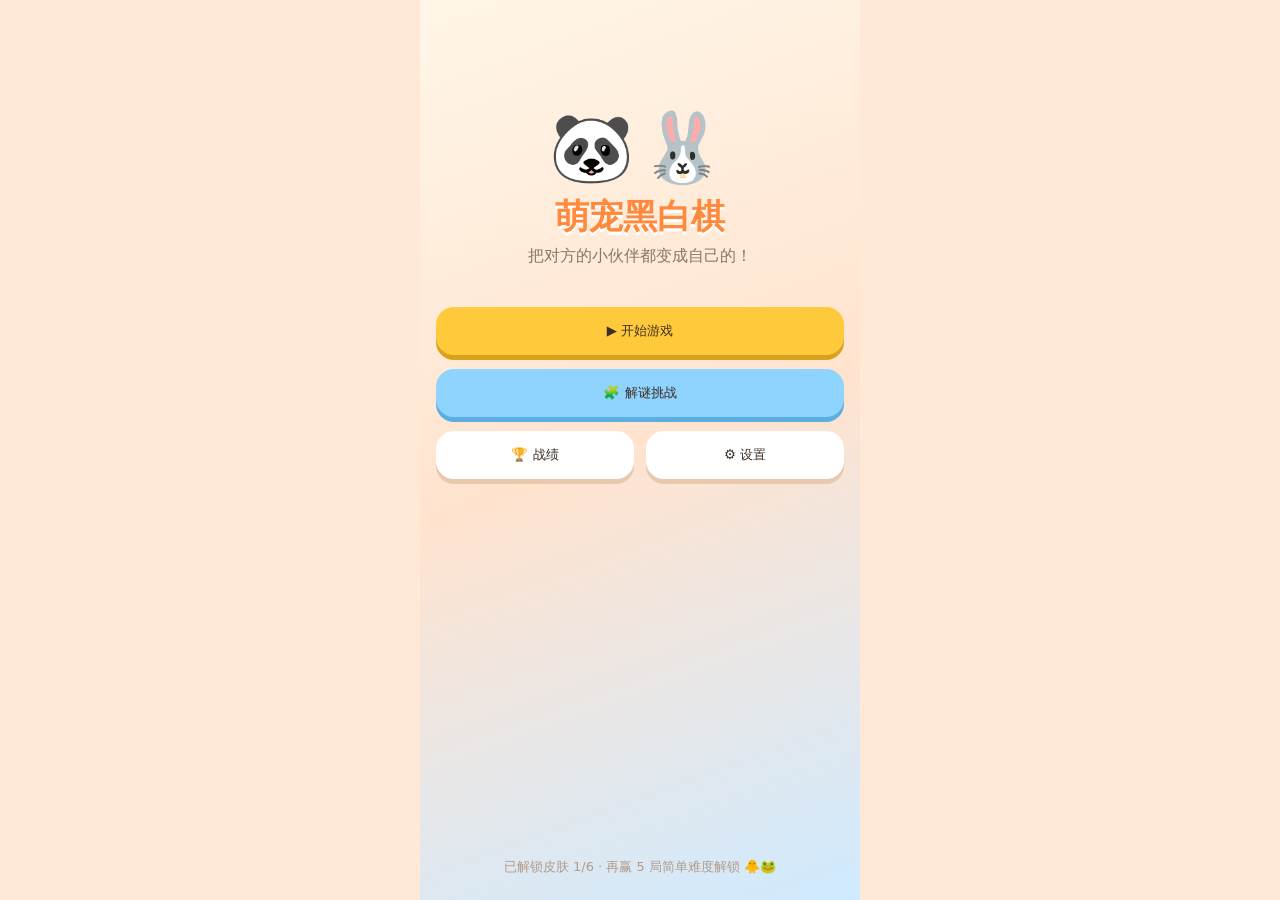
<file: reversi/index.html>
<!doctype html><html lang="zh"><head><meta charset="utf-8"><meta name="viewport" content="width=device-width,initial-scale=1,viewport-fit=cover"><title>萌宠黑白棋</title><style>
*{box-sizing:border-box;margin:0;-webkit-tap-highlight-color:transparent}
body{font-family:"PingFang SC","Noto Sans CJK SC",system-ui,sans-serif;display:flex;justify-content:center;background:#FFE9D6;color:#3D2E22}
.app{width:100%;max-width:440px;min-height:100vh;position:relative;overflow:hidden;background:linear-gradient(160deg,#FFF6E8,#FFE3CF 50%,#CFEAFF)}
.scr{display:none;padding:18px 16px 24px;min-height:100vh;flex-direction:column}.scr.on{display:flex}
.top{display:flex;align-items:center;gap:10px;margin-bottom:14px}.top h2{flex:1;font-size:20px;text-align:center}
.ic{width:42px;height:42px;border-radius:14px;background:#fff;display:grid;place-items:center;font-size:20px;box-shadow:0 4px 0 #E8C9AE;cursor:pointer;border:0}
.btn{display:block;width:100%;padding:15px;border-radius:18px;border:0;font:700 18px inherit;font-family:inherit;background:#fff;box-shadow:0 5px 0 #E8C9AE;cursor:pointer;color:#3D2E22;margin-bottom:14px;transition:opacity .15s}
.btn:active,.ic:active{transform:translateY(3px);box-shadow:0 2px 0 #E8C9AE}
.btn:disabled{opacity:.45;cursor:not-allowed;transform:none;box-shadow:0 5px 0 #E8C9AE}
.btn.p{background:#FFC93C;box-shadow:0 5px 0 #D9A21C}.btn.b{background:#8FD3FF;box-shadow:0 5px 0 #5BAFE0}.btn.g{background:#B6E388;box-shadow:0 5px 0 #84BC55}.btn.d{background:#FF7A7A;color:#fff;box-shadow:0 5px 0 #D94E4E}
.card{background:#fff;border-radius:22px;padding:16px;box-shadow:0 6px 0 #E8C9AE;margin-bottom:14px}
.hero{text-align:center;margin:90px 0 40px}.hero .pets{font-size:68px;letter-spacing:6px;animation:bob 2s ease-in-out infinite}
.hero h1{font-size:34px;color:#FF8A3D;text-shadow:0 3px 0 #fff;margin-top:6px}.hero p{color:#8A7666;margin-top:6px}
@keyframes bob{50%{transform:translateY(-8px)}}
.row{display:flex;gap:12px}.row .btn{flex:1}
.lv{display:flex;align-items:center;gap:12px;cursor:pointer}.lv .e{font-size:38px}.lv b{font-size:18px}.lv small{display:block;color:#8A7666;font-size:13px;margin-top:2px}.lv .st{margin-left:auto;font-size:14px;color:#FFB300}
/* game */
.bar{display:flex;gap:10px;margin-bottom:12px}
.pl{flex:1;background:#fff;border-radius:18px;padding:8px 10px;display:flex;align-items:center;gap:8px;box-shadow:0 4px 0 #E8C9AE;border:3px solid transparent;transition:.2s}
.pl.turn{border-color:#FF8A3D;transform:translateY(-2px)}.pl .a{font-size:30px}.pl b{font-size:22px;color:#FF8A3D}.pl small{display:block;font-size:12px;color:#8A7666}
.msg{text-align:center;font-weight:700;color:#8A7666;min-height:24px;margin-bottom:8px;font-size:14px}
.board{display:grid;grid-template-columns:repeat(8,1fr);grid-template-rows:repeat(8,1fr);gap:3px;padding:8px;background:#7FC27A;border-radius:20px;box-shadow:0 7px 0 #5A9A55;aspect-ratio:1;width:100%}
.c{background:#A6DC8F;border-radius:8px;display:grid;place-items:center;position:relative;cursor:default;perspective:300px}
.c.h{cursor:pointer}.c.h:after{content:"";width:30%;height:30%;border-radius:50%;background:#fff9;box-shadow:0 0 0 3px #fff5}
.pc{width:88%;height:88%;border-radius:50%;display:grid;place-items:center;font-size:clamp(18px,6vw,28px);box-shadow:0 3px 0 #0002}
.pc.A{background:#FFFFFF}.pc.B{background:#FFD3DF}
.pc.flip{animation:fl var(--flip-dur,.45s) ease}.board.slow .pc.flip{animation-duration:.9s}
@keyframes fl{0%{transform:rotateY(0)}50%{transform:rotateY(90deg) scale(1.15)}100%{transform:rotateY(0)}}
.pc.drop{animation:dp .3s ease}@keyframes dp{0%{transform:scale(0)}80%{transform:scale(1.15)}}
.c.last:before{content:"";position:absolute;top:3px;right:3px;width:8px;height:8px;border-radius:50%;background:#FF5A5A;z-index:2}
.tools{display:flex;gap:10px;margin-top:16px}.tools .btn{flex:1;font-size:15px;padding:11px 4px;margin:0}
.toast{position:absolute;left:50%;top:52%;transform:translate(-50%,-50%) scale(.9);background:#3D2E22EB;color:#fff;padding:12px 20px;border-radius:99px;font-weight:700;font-size:15px;box-shadow:0 6px 16px #0003;pointer-events:none;opacity:0;transition:opacity .2s,transform .2s;z-index:8;white-space:nowrap}
.toast.on{opacity:1;transform:translate(-50%,-50%) scale(1)}
.mask{position:absolute;inset:0;background:#3D2E2299;display:none;place-items:center;z-index:10}.mask.on{display:grid}
.pop{background:#fff;border-radius:26px;padding:24px 20px;width:86%;text-align:center;box-shadow:0 8px 0 #E8C9AE;animation:dp .35s}
.pop .big{font-size:58px}.pop h2{color:#FF8A3D;font-size:26px;margin:6px 0}.pop p.sub{color:#8A7666;font-size:14px;margin-bottom:6px}.pop .stars{font-size:34px;letter-spacing:4px;margin:4px 0}
.stats{display:flex;justify-content:space-around;background:#FFF6E8;border-radius:14px;padding:10px;margin:12px 0 16px}.stats b{display:block;font-size:20px;color:#FF8A3D}.stats small{color:#8A7666;font-size:12px}
.unlock{background:#FFF0C2;border-radius:12px;padding:8px;font-size:14px;margin-bottom:14px;font-weight:700;color:#8A5A00}
.empty{text-align:center;color:#8A7666;padding:18px 8px;font-size:15px}
table{width:100%;border-collapse:collapse;font-size:15px}td,th{padding:9px 4px;text-align:center}th{color:#8A7666;font-size:13px;font-weight:600}tr+tr td{border-top:1px dashed #F0DCC8}td:first-child{text-align:left}td:last-child{color:#FFB300}
.skins{display:grid;grid-template-columns:1fr 1fr 1fr;gap:10px}.sk{background:#FFF6E8;border-radius:16px;padding:10px 4px;text-align:center;font-size:28px;border:3px solid transparent;cursor:pointer;user-select:none}.sk.on{border-color:#FF8A3D}.sk.lock{opacity:.45;cursor:not-allowed}.sk small{display:block;font-size:11px;color:#8A7666;margin-top:2px;line-height:1.2}
.pz{display:grid;grid-template-columns:repeat(2,1fr);gap:12px}.pz div{background:#fff;border-radius:18px;padding:14px 8px;text-align:center;box-shadow:0 4px 0 #E8C9AE;cursor:pointer}.pz b{font-size:22px;color:#FF8A3D;display:block}.pz small{color:#8A7666;display:block;margin-top:2px}.pz .ok{background:#E9F8D8}.pz .lk{opacity:.5;cursor:not-allowed}
.set{display:flex;align-items:center;justify-content:space-between;padding:10px 0;font-size:16px;cursor:pointer}.set+.set{border-top:1px dashed #F0DCC8}
.sw{width:52px;height:30px;border-radius:99px;background:#FFC93C;position:relative;cursor:pointer;transition:background .15s}.sw:after{content:"";position:absolute;top:3px;right:3px;width:24px;height:24px;border-radius:50%;background:#fff;transition:left .15s,right .15s}.sw.off{background:#DDD}.sw.off:after{right:auto;left:3px}
h3{font-size:16px;margin-bottom:10px}
</style></head><body><div class="app">
<section class="scr on" id="home">
 <div class="hero"><div class="pets" id="homePets">🐼🐰</div><h1 id="homeTitle">萌宠黑白棋</h1><p id="homeSub">把对方的小伙伴都变成自己的！</p></div>
 <button class="btn p" id="btnStart" data-go="modes">▶ 开始游戏</button>
 <button class="btn b" id="btnPuzzles" data-go="puzzles">🧩 解谜挑战</button>
 <div class="row"><button class="btn" id="btnRecord" data-go="record">🏆 战绩</button><button class="btn" id="btnSettings" data-go="settings">⚙️ 设置</button></div>
 <p id="homeFoot" style="text-align:center;color:#B39B88;font-size:13px;margin-top:auto">已解锁皮肤 1/6 · 简单难度再赢 5 局解锁 🐥🐸</p>
</section>

<section class="scr" id="modes">
 <div class="top"><button class="ic" data-go="home">‹</button><h2 id="modesTitle">选择模式</h2><span style="width:42px"></span></div>
 <h3 id="vsAIHead">🤖 和电脑下</h3>
 <div class="card lv" id="lvEasy" data-start="ai:easy"><span class="e" id="emEasy">🐣</span><div><b id="lbEasy">简单</b><small id="dsEasy">小鸡宝宝，随便下下</small></div><span class="st" id="stEasy">☆☆☆</span></div>
 <div class="card lv" id="lvNormal" data-start="ai:normal"><span class="e" id="emNormal">🦊</span><div><b id="lbNormal">普通</b><small id="dsNormal">小狐狸，会抢角落</small></div><span class="st" id="stNormal">☆☆☆</span></div>
 <div class="card lv" id="lvHard" data-start="ai:hard"><span class="e" id="emHard">🦉</span><div><b id="lbHard">困难</b><small id="dsHard">猫头鹰博士，想 5 步</small></div><span class="st" id="stHard">☆☆☆</span></div>
 <h3 style="margin-top:6px" id="pvpHead">👨‍👧 两人对战</h3>
 <div class="card lv" id="lvPvp" data-start="pvp"><span class="e" id="emPvp">🐼🐰</span><div><b id="lbPvp">同屏双人</b><small id="dsPvp">爸爸和 Daisy 轮流下</small></div></div>
</section>

<section class="scr" id="game">
 <div class="top"><button class="ic" data-go="home">⌂</button><h2 id="gtitle">对战 · 普通 🦊</h2><button class="ic" id="snd">🔊</button></div>
 <div class="bar"><div class="pl turn" id="pA"><span class="a" id="avA">🐼</span><div><small id="nA">我</small><b id="sA">2</b></div></div>
 <div class="pl" id="pB"><span class="a" id="avB">🐰</span><div><small id="nB">小狐狸</small><b id="sB">2</b></div></div></div>
 <div class="msg" id="msg">轮到熊猫啦，点亮点落子</div>
 <div class="board" id="board"></div>
 <div class="tools"><button class="btn" id="undo">↶ 悔棋</button><button class="btn" id="hint">💡 提示 开</button><button class="btn" id="fin">🔄 重开</button></div>
</section>

<section class="scr" id="record">
 <div class="top"><button class="ic" data-go="home">‹</button><h2 id="recTitle">我的战绩</h2><span style="width:42px"></span></div>
 <div class="card"><h3>🤖 人机对战</h3>
  <div id="recEmpty" class="empty" style="display:none">还没下过棋，去玩一局吧</div>
  <table id="recTable"><thead><tr><th>难度</th><th>胜</th><th>负</th><th>平</th><th>最佳</th></tr></thead>
  <tbody id="recBody">
   <tr><td>🐣 简单</td><td id="rEasyW">0</td><td id="rEasyL">0</td><td id="rEasyD">0</td><td id="rEasyB">—</td></tr>
   <tr><td>🦊 普通</td><td id="rNormW">0</td><td id="rNormL">0</td><td id="rNormD">0</td><td id="rNormB">—</td></tr>
   <tr><td>🦉 困难</td><td id="rHardW">0</td><td id="rHardL">0</td><td id="rHardD">0</td><td id="rHardB">—</td></tr>
  </tbody></table>
 </div>
 <div class="card"><h3 id="recPzTitle">🧩 解谜 · 已解 0/10</h3><div style="height:14px;background:#FFF0DD;border-radius:99px;overflow:hidden"><div id="recPzBar" style="width:0%;height:100%;background:#FFC93C;transition:width .3s"></div></div></div>
 <div class="card"><h3>🎨 棋子皮肤</h3><div class="skins" id="recSkins"></div></div>
</section>

<section class="scr" id="puzzles">
 <div class="top"><button class="ic" data-go="home">‹</button><h2 id="pzTitle">解谜挑战</h2><span style="width:42px"></span></div>
 <p style="color:#8A7666;margin-bottom:12px;text-align:center">在规定步数内赢下棋局！</p>
 <div class="pz" id="pzl"></div>
</section>

<section class="scr" id="settings">
 <div class="top"><button class="ic" data-go="home">‹</button><h2 id="setTitle">设置</h2><span style="width:42px"></span></div>
 <div class="card">
  <div class="set" data-set="sound">🔊 音效<span class="sw" id="sw-sound" data-key="sound"></span></div>
  <div class="set" data-set="hints">💡 显示可落子提示<span class="sw" id="sw-hints" data-key="hints"></span></div>
  <div class="set" data-set="last">📍 标记上一步<span class="sw" id="sw-last" data-key="last"></span></div>
  <div class="set" data-set="slow">🐢 慢速翻转动画<span class="sw off" id="sw-slow" data-key="slow"></span></div>
  <div class="set" data-set="meFirst">👶 我先手<span class="sw" id="sw-meFirst" data-key="meFirst"></span></div>
 </div>
 <div class="card"><h3>🎨 当前皮肤</h3><div class="skins" id="setSkins"></div></div>
 <button class="btn" id="btnClear" style="color:#E05A5A">🗑 清空战绩</button>
</section>

<div class="toast" id="passToast">对方没地方下，跳过</div>

<div class="mask" id="end"><div class="pop">
 <div class="big" id="endBig">🐼🎉</div>
 <h2 id="eh">熊猫赢啦！</h2>
 <p class="sub" id="endSub"></p>
 <div class="stars" id="endStars">⭐⭐⭐</div>
 <div class="stats">
  <div><b id="endSA">0</b><small id="endNA">我</small></div>
  <div><b id="endSB">0</b><small id="endNB">对手</small></div>
  <div><b id="endTime">0:00</b><small>用时</small></div>
  <div><b id="endUndo">0</b><small>悔棋</small></div>
 </div>
 <div class="unlock" id="endUnlock" style="display:none">🎁 解锁新皮肤：🐱🐶 小猫小狗！</div>
 <div class="row"><button class="btn" id="endHome" data-go="home">回首页</button><button class="btn p" id="again">再来一局</button></div>
</div></div>

<div class="mask" id="confirmMask"><div class="pop">
 <div class="big">🗑️</div>
 <h2>清空战绩</h2>
 <p class="sub" id="confirmText" style="margin:10px 0 18px">确定要清空所有战绩、解谜进度和已解锁皮肤吗？</p>
 <div class="row"><button class="btn" id="confirmCancel">取消</button><button class="btn d" id="confirmOk">确定清空</button></div>
</div></div>
</div><script>
/* data/copy.js */
/* copy.js — all Chinese UI strings. Global COPY (also module.exports). */
var COPY = {
  title:'萌宠黑白棋', subtitle:'把对方的小伙伴都变成自己的！',
  start:'▶ 开始游戏', puzzles:'🧩 解谜挑战', record:'🏆 战绩', settings:'⚙️ 设置',
  chooseMode:'选择模式', vsAI:'🤖 和电脑下', pvp:'同屏双人', pvpDesc:'爸爸和 Daisy 轮流下',
  ai:{
    easy:{name:'小鸡宝宝',emoji:'🐣',label:'简单',desc:'小鸡宝宝，随便下下'},
    normal:{name:'小狐狸',emoji:'🦊',label:'普通',desc:'小狐狸，会抢角落'},
    hard:{name:'猫头鹰博士',emoji:'🦉',label:'困难',desc:'猫头鹰博士，想 5 步'}
  },
  myTurn:'轮到你啦，点亮点落子', pvpTurnA:'轮到我啦，点亮点落子', pvpTurnB:'轮到 Daisy 啦',
  aiThinking:'电脑在想…🤔', pass:'对方没地方下，跳过一回合 ⏭', undoDone:'悔了一步 ↶',
  win:['你赢啦！太棒了！','大获全胜，小伙伴都是你的！','赢啦赢啦，给你小红花🌸','好厉害，电脑都服气了！'],
  lose:['差一点点，再来一局吧！','没关系，下次一定赢！','电脑这次运气好，再挑战！','输了也不哭，我们再玩！'],
  draw:['平局！你们一样棒！','打成平手啦，握握手🤝','不分胜负，再比一次？','一样多，好神奇！'],
  puzzleWin:'解开谜题啦！⭐⭐⭐', puzzleFail:'步数用完啦，再试一次吧！',
  emptyRecord:'还没下过棋，去玩一局吧', clearConfirm:'确定要清空全部战绩吗？清空后不能恢复哦。',
  unlock:'解锁新皮肤：',
  skins:[{id:'panda',a:'🐼',b:'🐰',name:'默认'},{id:'chick',a:'🐥',b:'🐸',name:'小鸡青蛙'},{id:'cat',a:'🐱',b:'🐶',name:'小猫小狗'},{id:'lion',a:'🦁',b:'🐯',name:'狮子老虎'},{id:'penguin',a:'🐧',b:'🦭',name:'企鹅海豹'},{id:'unicorn',a:'🦄',b:'🐲',name:'独角兽小龙'}]
};
if (typeof module!=='undefined' && module.exports) module.exports=COPY;

/* data/puzzles.js */
/* puzzles.js — 10 endgame puzzles, solver-verified (forced win for 🐼 within maxMoves against any reply). */
var PUZZLES = [
 {
  "id": 1,
  "title": "初出茅庐",
  "board": [
   "OOOOOOOO",
   "XXXXXXXX",
   "XOXXXOXO",
   "XOXOXXOO",
   "XOOXXOXO",
   "XOXXOOOO",
   "XOXOOOOO",
   "XOX.XXX."
  ],
  "toMove": 1,
  "maxMoves": 1,
  "hint": "只差最后一步，找到能翻最多的位置！"
 },
 {
  "id": 2,
  "title": "角落宝藏",
  "board": [
   "XXXOOOOO",
   "X.OOOOOO",
   "XOXXOOXO",
   "XOXOOOXO",
   "XXOXOOXO",
   "XXXXXOXX",
   "XOOOXXXX",
   ".OOOXXXX"
  ],
  "toMove": 1,
  "maxMoves": 1,
  "hint": "看看四个角，哪里最划算？"
 },
 {
  "id": 3,
  "title": "边线连翻",
  "board": [
   "X.OOOXXO",
   ".OOOXOOO",
   "O.OXXXOO",
   "OOOXXXOO",
   "OOOOXXXX",
   "OOOXOOOX",
   "OOOOOOX.",
   "XXXXXXXX"
  ],
  "toMove": 1,
  "maxMoves": 2,
  "hint": "先想好第二步再落子哦"
 },
 {
  "id": 4,
  "title": "一石二鸟",
  "board": [
   "OOOXXXXX",
   "OOOXXXX.",
   "OOXXXXOX",
   "OXOXXOXX",
   "OXXXOXXX",
   "OOOOXOOX",
   "OOO.OXOX",
   "XO.OOOO."
  ],
  "toMove": 1,
  "maxMoves": 2,
  "hint": "一步棋能同时翻两条线"
 },
 {
  "id": 5,
  "title": "小狐狸的陷阱",
  "board": [
   "...XOOOO",
   "OOOOOOOX",
   "XOOOXOXX",
   "XXOXOXXX",
   "XOOOXOXX",
   "XOOXXOXX",
   "XOOOXXXX",
   "X.OOOOOO"
  ],
  "toMove": 1,
  "maxMoves": 2,
  "hint": "别贪心，小狐狸在等你上当"
 },
 {
  "id": 6,
  "title": "让对手停一手",
  "board": [
   "..XXXOOO",
   "OOOXXOOO",
   "OOXXXOOX",
   "XXOXXOX.",
   "XXXOOOXO",
   "XXXXXOXO",
   "XXXXOOOO",
   "XXX.OO.."
  ],
  "toMove": 1,
  "maxMoves": 3,
  "hint": "让对手没地方下，你就能连走"
 },
 {
  "id": 7,
  "title": "满盘皆白",
  "board": [
   "OX.XX.XO",
   ".OOXOXOX",
   "XOXOXOX.",
   "XXOOOOOO",
   "XXXXXXXO",
   "XXOOXOXO",
   "XXOX.XOO",
   "X.XXXXXO"
  ],
  "toMove": 1,
  "maxMoves": 3,
  "hint": "把棋盘尽量变成你的颜色"
 },
 {
  "id": 8,
  "title": "绝地反击",
  "board": [
   "XXXXX.O.",
   "XXXXXO..",
   "XXXOOOOX",
   "XOXOXOOO",
   "XOOXOOOO",
   "XOXOX.OO",
   "XOOXOOOX",
   "XOOXOOO."
  ],
  "toMove": 1,
  "maxMoves": 3,
  "hint": "落后也别怕，最后几步能翻盘"
 },
 {
  "id": 9,
  "title": "猫头鹰考题",
  "board": [
   "XOO.O...",
   "XOOOO..O",
   "OOXOO.OO",
   "OOXXOOOO",
   "OOXXXOXX",
   "OOXXXXXX",
   "OOXXXXXX",
   "OOXXXXXX"
  ],
  "toMove": 1,
  "maxMoves": 4,
  "hint": "猫头鹰会认真应对，多想一步"
 },
 {
  "id": 10,
  "title": "终极挑战",
  "board": [
   "XXXXXXXX",
   "XXXXXXXO",
   "XXXXXXOO",
   "XOXXXOXO",
   "OXOXO.X.",
   "OOXOXXOO",
   "..OXXXX.",
   "...XO..X"
  ],
  "toMove": 1,
  "maxMoves": 5,
  "hint": "每一步都要算清楚，加油！"
 }
];
if (typeof module!=="undefined" && module.exports) module.exports=PUZZLES;

/* src/engine.js */
/* engine.js — STUB (owner: Grok). Pure, no DOM. UMD: window.Engine / module.exports.
 * board: Int8Array(64), index r*8+c; 0 empty, 1 black(🐼, moves first), -1 white(🐰)
 * newBoard() -> start board (d4=-1,e4=1,d5=1,e5=-1 i.e. idx27=-1,28=1,35=1,36=-1)
 * legalMoves(b,p) -> [[r,c],...] sorted by index
 * applyMove(b,p,[r,c]) -> {board:newBoard, flipped:[[r,c],...]} (does not mutate b); throws on illegal
 * isOver(b) -> true when neither side has a move
 * score(b) -> {black:n, white:n}
 * perft(b,p,depth) -> leaf count; a pass (no move but opponent has) counts as one ply node; game over = leaf
 * aiMove(b,p,level,rng?) -> [r,c] or null if no legal move. level 'easy'|'normal'|'hard'. rng defaults Math.random
 * fromStrings(rows) -> board from 8 strings ('X'=1,'O'=-1,'.'=0); toStrings(b)
 */
(function(root){
  // Neighbor in each of 8 directions, or -1 if off-board / would wrap.
  const NEXT = new Int16Array(64 * 8);
  const DELTAS = [[-1,-1],[-1,0],[-1,1],[0,-1],[0,1],[1,-1],[1,0],[1,1]];
  for (let i = 0; i < 64; i++) {
    const r = i >> 3, c = i & 7;
    for (let d = 0; d < 8; d++) {
      const rr = r + DELTAS[d][0], cc = c + DELTAS[d][1];
      NEXT[i * 8 + d] = (rr >= 0 && rr < 8 && cc >= 0 && cc < 8) ? (rr * 8 + cc) : -1;
    }
  }

  // Corners high, X squares very bad, C squares bad. Symmetric.
  const W = new Int16Array([
    120, -25,  20,   5,   5,  20, -25, 120,
    -25, -50,  -2,  -2,  -2,  -2, -50, -25,
     20,  -2,   8,   2,   2,   8,  -2,  20,
      5,  -2,   2,   1,   1,   2,  -2,   5,
      5,  -2,   2,   1,   1,   2,  -2,   5,
     20,  -2,   8,   2,   2,   8,  -2,  20,
    -25, -50,  -2,  -2,  -2,  -2, -50, -25,
    120, -25,  20,   5,   5,  20, -25, 120
  ]);
  const CORNER = new Uint8Array(64);
  CORNER[0] = CORNER[7] = CORNER[56] = CORNER[63] = 1;
  // X square -> its corner
  const XCORNER = new Int8Array(64).fill(-1);
  XCORNER[9] = 0; XCORNER[14] = 7; XCORNER[49] = 56; XCORNER[54] = 63;
  // C squares -> corner
  const CCORNER = new Int8Array(64).fill(-1);
  CCORNER[1] = 0; CCORNER[8] = 0;
  CCORNER[6] = 7; CCORNER[15] = 7;
  CCORNER[48] = 56; CCORNER[57] = 56;
  CCORNER[55] = 63; CCORNER[62] = 63;

  const EDGES = [
    [0,1,2,3,4,5,6,7],
    [56,57,58,59,60,61,62,63],
    [0,8,16,24,32,40,48,56],
    [7,15,23,31,39,47,55,63]
  ];

  // Search scratch (no per-node allocation).
  const PLY = 48;
  const SQS = new Array(PLY);
  const NFS = new Array(PLY);
  for (let i = 0; i < PLY; i++) {
    SQS[i] = new Int16Array(32);
    NFS[i] = new Int16Array(32);
  }
  const STACK = new Int16Array(64 * 24);
  const STAB = new Int8Array(64);
  const HIST = new Int32Array(64);
  const KILL = new Int16Array(PLY).fill(-1);
  const KEYS = new Array(PLY);
  for (let i = 0; i < PLY; i++) KEYS[i] = new Int32Array(32);
  let sp = 0;
  let nodes = 0;
  let abort = false;
  let deadline = Infinity;
  let useRich = false;

  function now() {
    return (typeof performance !== 'undefined' && performance.now) ? performance.now() : Date.now();
  }

  function flipCount(b, p, sq) {
    if (b[sq] !== 0) return 0;
    const opp = -p;
    let count = 0;
    const base = sq << 3;
    for (let d = 0; d < 8; d++) {
      let t = NEXT[base + d];
      let n = 0;
      while (t >= 0 && b[t] === opp) { n++; t = NEXT[(t << 3) + d]; }
      if (n && t >= 0 && b[t] === p) count += n;
    }
    return count;
  }

  function genMoves(b, p, ply) {
    const sqs = SQS[ply];
    const nfs = NFS[ply];
    let n = 0;
    for (let i = 0; i < 64; i++) {
      const c = flipCount(b, p, i);
      if (c) { sqs[n] = i; nfs[n] = c; n++; }
    }
    return n;
  }

  function hasMove(b, p) {
    for (let i = 0; i < 64; i++) if (flipCount(b, p, i)) return true;
    return false;
  }

  function make(b, p, sq) {
    const opp = -p;
    const saved = sp;
    const base = sq << 3;
    for (let d = 0; d < 8; d++) {
      let t = NEXT[base + d];
      let n = 0;
      let cursor = t;
      while (cursor >= 0 && b[cursor] === opp) { n++; cursor = NEXT[(cursor << 3) + d]; }
      if (n && cursor >= 0 && b[cursor] === p) {
        cursor = t;
        for (let k = 0; k < n; k++) {
          b[cursor] = p;
          STACK[sp++] = cursor;
          cursor = NEXT[(cursor << 3) + d];
        }
      }
    }
    b[sq] = p;
    return saved;
  }

  function unmake(b, opp, sq, saved) {
    b[sq] = 0;
    while (sp > saved) b[STACK[--sp]] = opp;
  }

  function discDiff(b, p) {
    let d = 0;
    for (let i = 0; i < 64; i++) {
      if (b[i] === p) d++;
      else if (b[i] === -p) d--;
    }
    return d;
  }

  function emptyCount(b) {
    let n = 0;
    for (let i = 0; i < 64; i++) if (b[i] === 0) n++;
    return n;
  }

  function markEdge(b, idxs) {
    const a = idxs[0], z = idxs[7];
    if (b[a] && STAB[a]) {
      const col = b[a];
      for (let k = 1; k < 8; k++) {
        if (b[idxs[k]] !== col) break;
        STAB[idxs[k]] = 1;
      }
    }
    if (b[z] && STAB[z]) {
      const col = b[z];
      for (let k = 6; k >= 0; k--) {
        if (b[idxs[k]] !== col) break;
        STAB[idxs[k]] = 1;
      }
    }
  }

  function stableDiff(b, p) {
    STAB.fill(0);
    if (b[0]) STAB[0] = 1;
    if (b[7]) STAB[7] = 1;
    if (b[56]) STAB[56] = 1;
    if (b[63]) STAB[63] = 1;
    for (let e = 0; e < 4; e++) markEdge(b, EDGES[e]);
    let d = 0;
    for (let i = 0; i < 64; i++) {
      if (!STAB[i]) continue;
      if (b[i] === p) d++;
      else if (b[i] === -p) d--;
    }
    return d;
  }

  function frontierDiff(b, p) {
    let my = 0, opp = 0;
    for (let i = 0; i < 64; i++) {
      const v = b[i];
      if (!v) continue;
      const base = i << 3;
      let open = false;
      for (let d = 0; d < 8; d++) {
        const t = NEXT[base + d];
        if (t >= 0 && b[t] === 0) { open = true; break; }
      }
      if (!open) continue;
      if (v === p) my++; else opp++;
    }
    return opp - my;
  }

  function evaluate(b, p) {
    let pos = 0;
    for (let i = 0; i < 64; i++) {
      const v = b[i];
      if (!v) continue;
      let w = W[i];
      if (useRich) {
        const xc = XCORNER[i];
        if (xc >= 0 && b[xc] === 0) w -= 30;
        const cc = CCORNER[i];
        if (cc >= 0 && b[cc] === 0) w -= 12;
        else if (cc >= 0 && b[cc] === v) w += 10;
      }
      pos += v === p ? w : -w;
    }
    const nm = genMoves(b, p, PLY - 1);
    const no = genMoves(b, -p, PLY - 2);
    let ev = pos + (nm - no) * (useRich ? 18 : 10);
    if (useRich) {
      ev += stableDiff(b, p) * 28;
      ev += frontierDiff(b, p) * 6;
      // corner ownership already in W; extra swing so grabbing a corner beats a flip-fest
      ev += ((b[0] === p) - (b[0] === -p) + (b[7] === p) - (b[7] === -p) +
             (b[56] === p) - (b[56] === -p) + (b[63] === p) - (b[63] === -p)) * 40;
    }
    return ev;
  }

  function terminalScore(b, p) {
    const d = discDiff(b, p);
    if (d > 0) return 40000 + d;
    if (d < 0) return -40000 + d;
    return 0;
  }

  function orderMoves(ply, n, pv) {
    const sqs = SQS[ply], nfs = NFS[ply], key = KEYS[ply];
    for (let i = 0; i < n; i++) {
      const s = sqs[i];
      key[i] = (s === pv ? 1000000 : 0) + HIST[s] + nfs[i] * 8 + (CORNER[s] ? 8000 : 0) + W[s];
    }
    for (let i = 1; i < n; i++) {
      const s = sqs[i], f = nfs[i], k = key[i];
      let j = i - 1;
      while (j >= 0 && key[j] < k) {
        sqs[j + 1] = sqs[j];
        nfs[j + 1] = nfs[j];
        key[j + 1] = key[j];
        j--;
      }
      sqs[j + 1] = s;
      nfs[j + 1] = f;
      key[j + 1] = k;
    }
  }

  function timedOut() {
    nodes++;
    if ((nodes & 63) === 0 && now() > deadline) { abort = true; return true; }
    return abort;
  }

  function negamax(b, p, depth, alpha, beta, ply, exact) {
    if (timedOut()) return 0;
    const n = genMoves(b, p, ply);
    if (n === 0) {
      const n2 = genMoves(b, -p, ply + 1);
      if (n2 === 0) return terminalScore(b, p);
      // Pass is one ply. Depth still falls so a capped search cannot loop.
      const val = -negamax(b, -p, depth - 1, -beta, -alpha, ply + 1, exact);
      return abort ? 0 : val;
    }
    // Exact endgame uses a depth that reaches the terminal node, so this is only the horizon.
    if (depth <= 0) return evaluate(b, p);
    orderMoves(ply, n, KILL[ply]);
    const sqs = SQS[ply];
    let best = -999999;
    for (let i = 0; i < n; i++) {
      if (timedOut()) return 0;
      const sq = sqs[i];
      const saved = make(b, p, sq);
      const val = -negamax(b, -p, depth - 1, -beta, -alpha, ply + 1, exact);
      unmake(b, -p, sq, saved);
      if (abort) return 0;
      if (val > best) best = val;
      if (val > alpha) alpha = val;
      if (alpha >= beta) {
        HIST[sq] += depth * depth;
        KILL[ply] = sq;
        break;
      }
    }
    return best;
  }

  function searchBest(b, p, maxDepth, exact) {
    const n = genMoves(b, p, 0);
    if (n === 0) return -1;
    const sqs = SQS[0];
    let bestSq = sqs[0];
    let pv = -1;
    HIST.fill(0);
    for (let d = 1; d <= maxDepth; d++) {
      orderMoves(0, n, pv);
      let alpha = -999999;
      let beta = 999999;
      let best = -999999;
      let local = sqs[0];
      let done = true;
      for (let i = 0; i < n; i++) {
        if (now() > deadline) { done = false; abort = true; break; }
        const sq = sqs[i];
        const saved = make(b, p, sq);
        const val = -negamax(b, -p, d - 1, -beta, -alpha, 1, exact);
        unmake(b, -p, sq, saved);
        if (abort) { done = false; break; }
        if (val > best) { best = val; local = sq; }
        if (val > alpha) alpha = val;
      }
      if (!done) break;
      bestSq = local;
      pv = local;
      // Exact solve is the last iteration; stop early on a forced win/loss only when depth covers the game.
      if (exact && (best > 30000 || best < -30000) && d > emptyCount(b)) break;
    }
    abort = false;
    return bestSq;
  }

  const P_SQ = new Array(24);
  for (let i = 0; i < 24; i++) P_SQ[i] = new Int16Array(32);

  function pGen(b, p, ply) {
    const sqs = P_SQ[ply];
    let n = 0;
    for (let i = 0; i < 64; i++) if (flipCount(b, p, i)) sqs[n++] = i;
    return n;
  }

  function perftFast(b, p, depth, ply) {
    if (depth <= 0) return 1;
    const n = pGen(b, p, ply);
    if (n === 0) {
      if (pGen(b, -p, ply + 1) === 0) return 1;
      return perftFast(b, -p, depth - 1, ply + 1);
    }
    if (depth === 1) return n;
    const sqs = P_SQ[ply];
    let total = 0;
    for (let i = 0; i < n; i++) {
      const sq = sqs[i];
      const saved = make(b, p, sq);
      total += perftFast(b, -p, depth - 1, ply + 1);
      unmake(b, -p, sq, saved);
    }
    return total;
  }

  function idxToRC(sq) { return [sq >> 3, sq & 7]; }

  function parseMove(m) {
    if (!m || m.length < 2) throw new Error('illegal move');
    const r = m[0] | 0, c = m[1] | 0;
    if (r !== m[0] || c !== m[1] || r < 0 || r > 7 || c < 0 || c > 7) throw new Error('illegal move');
    return r * 8 + c;
  }

  const E = {
    newBoard() {
      const b = new Int8Array(64);
      b[27] = -1; b[28] = 1; b[35] = 1; b[36] = -1;
      return b;
    },

    legalMoves(b, p) {
      const out = [];
      for (let i = 0; i < 64; i++) if (flipCount(b, p, i)) out.push([i >> 3, i & 7]);
      return out;
    },

    applyMove(b, p, m) {
      const sq = parseMove(m);
      if (!flipCount(b, p, sq)) throw new Error('illegal move');
      const nb = b.slice();
      const saved = sp;
      make(nb, p, sq);
      const flipped = [];
      for (let k = saved; k < sp; k++) {
        const s = STACK[k];
        flipped.push([s >> 3, s & 7]);
      }
      sp = saved;
      return { board: nb, flipped: flipped };
    },

    isOver(b) {
      return !hasMove(b, 1) && !hasMove(b, -1);
    },

    score(b) {
      let black = 0, white = 0;
      for (let i = 0; i < 64; i++) {
        if (b[i] === 1) black++;
        else if (b[i] === -1) white++;
      }
      return { black: black, white: white };
    },

    perft(b, p, depth) {
      const nb = b.slice();
      sp = 0;
      return perftFast(nb, p, depth | 0, 0);
    },

    aiMove(b, p, level, rng) {
      const nb = b.slice();
      sp = 0;
      abort = false;
      nodes = 0;
      const n = pGen(nb, p, 0);
      if (n === 0) return null;
      const rand = rng || Math.random;

      if (level === 'easy') {
        // Mostly uniform random; sometimes the maximum-flip move.
        if (rand() < 0.22) {
          let bestC = -1;
          const cands = [];
          for (let i = 0; i < n; i++) {
            const sq = P_SQ[0][i];
            const c = flipCount(nb, p, sq);
            if (c > bestC) { bestC = c; cands.length = 0; cands.push(sq); }
            else if (c === bestC) cands.push(sq);
          }
          const sq = cands[(rand() * cands.length) | 0];
          return idxToRC(sq);
        }
        const sq = P_SQ[0][(rand() * n) | 0];
        return idxToRC(sq);
      }

      const empties = emptyCount(nb);
      if (level === 'normal') {
        useRich = false;
        deadline = Infinity;
        HIST.fill(0);
        // 1 ply in the opening, 2 ply once the board starts to fill.
        const depth = empties > 40 ? 1 : 2;
        const sq = searchBest(nb, p, depth, false);
        return sq < 0 ? null : idxToRC(sq);
      }

      // hard
      useRich = true;
      const t0 = now();
      deadline = t0 + 800;
      // <=10 empties: depth covers every move plus a pass between them, so the leaf is the final score.
      const exact = empties <= 10;
      const maxD = exact ? (empties * 2 + 4) : (empties <= 14 ? 5 : 4);
      const sq = searchBest(nb, p, maxD, exact);
      return sq < 0 ? null : idxToRC(sq);
    },

    fromStrings(rows) {
      const b = new Int8Array(64);
      rows.join('').split('').forEach((ch, i) => b[i] = ch === 'X' ? 1 : ch === 'O' ? -1 : 0);
      return b;
    },

    toStrings(b) {
      const r = [];
      for (let i = 0; i < 8; i++) {
        let s = '';
        for (let j = 0; j < 8; j++) {
          const v = b[i * 8 + j];
          s += v === 1 ? 'X' : v === -1 ? 'O' : '.';
        }
        r.push(s);
      }
      return r;
    }
  };

  if (typeof module !== 'undefined' && module.exports) module.exports = E; else root.Engine = E;
})(this);

/* src/ui.js */
/* ui.js — Screens, board render, animation, WebAudio sounds, storage ('reversi.v1').
 * Globals consumed: Engine, PUZZLES, COPY. Exposes window.App = {state, go, startGame}.
 */
(function (root) {
  'use strict';

  var STORAGE_KEY = 'reversi.v1';

  var DEFAULT_COPY = {
    title: '萌宠黑白棋',
    subtitle: '把对方的小伙伴都变成自己的！',
    start: '▶ 开始游戏',
    puzzles: '🧩 解谜挑战',
    record: '🏆 战绩',
    settings: '⚙️ 设置',
    chooseMode: '选择模式',
    vsAI: '🤖 和电脑下',
    pvp: '同屏双人',
    pvpDesc: '爸爸和 Daisy 轮流下',
    ai: {
      easy: { name: '小鸡宝宝', emoji: '🐣', label: '简单', desc: '小鸡宝宝，随便下下' },
      normal: { name: '小狐狸', emoji: '🦊', label: '普通', desc: '小狐狸，会抢角落' },
      hard: { name: '猫头鹰博士', emoji: '🦉', label: '困难', desc: '猫头鹰博士，想 5 步' }
    },
    myTurn: '轮到你啦，点亮点落子',
    pvpTurnA: '轮到我啦，点亮点落子',
    pvpTurnB: '轮到 Daisy 啦，点亮点落子',
    aiThinking: '电脑在想…🤔',
    pass: '对方没地方下，跳过',
    undoDone: '悔了一步 ↶',
    win: ['太棒啦！大获全胜！', '好厉害，小伙伴都过来啦！', '完美收官，赢下比赛！'],
    lose: ['差一点点，再来一局吧！', '没关系，下次一定赢！', '对手好厉害，再试一次！'],
    draw: ['势均力敌，平局握手！', '刚好一样多，太巧啦！'],
    puzzleWin: '解谜成功！太聪明啦！',
    puzzleFail: '步数用完啦，再试一次吧！',
    emptyRecord: '还没下过棋，去玩一局吧',
    clearConfirm: '确定要清空所有战绩和解谜进度吗？',
    unlock: '解锁新皮肤：',
    skins: [
      { id: 'panda', a: '🐼', b: '🐰', name: '默认' },
      { id: 'chick', a: '🐥', b: '🐸', name: '小鸡青蛙' },
      { id: 'cat', a: '🐱', b: '🐶', name: '小猫小狗' },
      { id: 'lion', a: '🦁', b: '🐯', name: '狮子老虎' },
      { id: 'penguin', a: '🐧', b: '🦭', name: '企鹅海豹' },
      { id: 'unicorn', a: '🦄', b: '🐲', name: '独角兽小龙' }
    ]
  };

  var DEFAULT_PUZZLES = [
    { id: 1, title: '初出茅庐', board: ['........','........','...O....','..OOX...','...XX...','........','........','........'], toMove: 1, maxMoves: 1, hint: '一步吃掉所有白子' },
    { id: 2, title: '角落宝藏', board: ['.OOOOOOX','........','........','........','........','........','........','........'], toMove: 1, maxMoves: 1, hint: '抢下左上角' },
    { id: 3, title: '边线连翻', board: ['XOOOOOO.','........','........','........','........','........','........','........'], toMove: 1, maxMoves: 2, hint: '封锁边线' },
    { id: 4, title: '一石二鸟', board: ['..O.....','..O.....','..X.....','........','........','........','........','........'], toMove: 1, maxMoves: 2, hint: '双向夹击' },
    { id: 5, title: '小狐狸的陷阱', board: ['........','..OOO...','..OXO...','..OOO...','........','........','........','........'], toMove: 1, maxMoves: 2, hint: '中心开花' },
    { id: 6, title: '让对手停一手', board: ['........','........','..OOO...','..OXO...','........','........','........','........'], toMove: 1, maxMoves: 3, hint: '限制对手行动力' },
    { id: 7, title: '满盘皆白', board: ['........','........','...O....','..OOO...','...X....','........','........','........'], toMove: 1, maxMoves: 3, hint: '绝处逢生' },
    { id: 8, title: '绝地反击', board: ['........','...O....','..OOO...','..OXO...','...O....','........','........','........'], toMove: 1, maxMoves: 3, hint: '寻找突破口' },
    { id: 9, title: '猫头鹰考题', board: ['........','..OOOO..','..OXXO..','..OOOO..','........','........','........','........'], toMove: 1, maxMoves: 4, hint: '步步为营' },
    { id: 10, title: '终极挑战', board: ['........','..OOOO..','..OXXO..','..OXXO..','..OOOO..','........','........','........'], toMove: 1, maxMoves: 5, hint: '算清最后几步' }
  ];

  function getCopy() {
    var c = (typeof COPY !== 'undefined' && COPY) ? COPY : {};
    var ai = c.ai || {};
    return {
      title: c.title || DEFAULT_COPY.title,
      subtitle: c.subtitle || DEFAULT_COPY.subtitle,
      start: c.start || DEFAULT_COPY.start,
      puzzles: c.puzzles || DEFAULT_COPY.puzzles,
      record: c.record || DEFAULT_COPY.record,
      settings: c.settings || DEFAULT_COPY.settings,
      chooseMode: c.chooseMode || DEFAULT_COPY.chooseMode,
      vsAI: c.vsAI || DEFAULT_COPY.vsAI,
      pvp: c.pvp || DEFAULT_COPY.pvp,
      pvpDesc: c.pvpDesc || DEFAULT_COPY.pvpDesc,
      ai: {
        easy: Object.assign({}, DEFAULT_COPY.ai.easy, ai.easy || {}),
        normal: Object.assign({}, DEFAULT_COPY.ai.normal, ai.normal || {}),
        hard: Object.assign({}, DEFAULT_COPY.ai.hard, ai.hard || {})
      },
      myTurn: c.myTurn || DEFAULT_COPY.myTurn,
      pvpTurnA: c.pvpTurnA || DEFAULT_COPY.pvpTurnA,
      pvpTurnB: c.pvpTurnB || DEFAULT_COPY.pvpTurnB,
      aiThinking: c.aiThinking || DEFAULT_COPY.aiThinking,
      pass: c.pass || DEFAULT_COPY.pass,
      undoDone: c.undoDone || DEFAULT_COPY.undoDone,
      win: (Array.isArray(c.win) && c.win.length) ? c.win : DEFAULT_COPY.win,
      lose: (Array.isArray(c.lose) && c.lose.length) ? c.lose : DEFAULT_COPY.lose,
      draw: (Array.isArray(c.draw) && c.draw.length) ? c.draw : DEFAULT_COPY.draw,
      puzzleWin: c.puzzleWin || DEFAULT_COPY.puzzleWin,
      puzzleFail: c.puzzleFail || DEFAULT_COPY.puzzleFail,
      emptyRecord: c.emptyRecord || DEFAULT_COPY.emptyRecord,
      clearConfirm: c.clearConfirm || DEFAULT_COPY.clearConfirm,
      unlock: c.unlock || DEFAULT_COPY.unlock,
      skins: (Array.isArray(c.skins) && c.skins.length === 6) ? c.skins : DEFAULT_COPY.skins
    };
  }

  function getPuzzles() {
    if (typeof PUZZLES !== 'undefined' && Array.isArray(PUZZLES) && PUZZLES.length > 0) {
      return PUZZLES;
    }
    return DEFAULT_PUZZLES;
  }

  function defaultStore() {
    return {
      stats: {
        easy: { w: 0, l: 0, d: 0, best: 0 },
        normal: { w: 0, l: 0, d: 0, best: 0 },
        hard: { w: 0, l: 0, d: 0, best: 0 },
        pvp: { games: 0 }
      },
      puzzles: {
        solved: []
      },
      skin: 'panda',
      settings: {
        sound: true,
        hints: true,
        last: true,
        slow: false,
        meFirst: true
      }
    };
  }

  function validateLv(obj) {
    if (!obj || typeof obj !== 'object') return { w: 0, l: 0, d: 0, best: 0 };
    return {
      w: typeof obj.w === 'number' && obj.w >= 0 ? Math.floor(obj.w) : 0,
      l: typeof obj.l === 'number' && obj.l >= 0 ? Math.floor(obj.l) : 0,
      d: typeof obj.d === 'number' && obj.d >= 0 ? Math.floor(obj.d) : 0,
      best: typeof obj.best === 'number' && obj.best >= 0 && obj.best <= 3 ? Math.floor(obj.best) : 0
    };
  }

  function loadStore() {
    var def = defaultStore();
    try {
      var raw = localStorage.getItem(STORAGE_KEY);
      if (!raw) return def;
      var data = JSON.parse(raw);
      if (!data || typeof data !== 'object' || !data.stats || typeof data.stats !== 'object' || !data.puzzles || !data.settings) {
        localStorage.setItem(STORAGE_KEY, JSON.stringify(def));
        return def;
      }
      var st = {
        stats: {
          easy: validateLv(data.stats.easy),
          normal: validateLv(data.stats.normal),
          hard: validateLv(data.stats.hard),
          pvp: {
            games: (data.stats.pvp && typeof data.stats.pvp.games === 'number' && data.stats.pvp.games >= 0) ? Math.floor(data.stats.pvp.games) : 0
          }
        },
        puzzles: {
          solved: Array.isArray(data.puzzles.solved) ? data.puzzles.solved.filter(function (x) { return typeof x === 'number'; }) : []
        },
        skin: typeof data.skin === 'string' ? data.skin : 'panda',
        settings: {
          sound: typeof data.settings.sound === 'boolean' ? data.settings.sound : true,
          hints: typeof data.settings.hints === 'boolean' ? data.settings.hints : true,
          last: typeof data.settings.last === 'boolean' ? data.settings.last : true,
          slow: typeof data.settings.slow === 'boolean' ? data.settings.slow : false,
          meFirst: typeof data.settings.meFirst === 'boolean' ? data.settings.meFirst : true
        }
      };
      var validSkins = getCopy().skins.map(function (s) { return s.id; });
      if (validSkins.indexOf(st.skin) === -1) st.skin = 'panda';
      return st;
    } catch (e) {
      try { localStorage.setItem(STORAGE_KEY, JSON.stringify(def)); } catch ( ignore ) {}
      return def;
    }
  }

  function saveStore() {
    try {
      localStorage.setItem(STORAGE_KEY, JSON.stringify(state.store));
    } catch (e) {}
  }

  // Skin unlock rules per spec:
  // 0: panda (🐼🐰) default
  // 1: chick (🐥🐸) 简单 5 胜
  // 2: cat (🐱🐶) 普通 5 胜
  // 3: lion (🦁🐯) 困难 1 胜
  // 4: penguin (🐧🦭) 10 关解谜
  // 5: unicorn (🦄🐲) 三难度都赢过
  function isSkinUnlocked(skinId, store) {
    var s = store || state.store;
    var st = s.stats;
    var pz = s.puzzles.solved || [];
    switch (skinId) {
      case 'panda': return true;
      case 'chick': return st.easy.w >= 5;
      case 'cat': return st.normal.w >= 5;
      case 'lion': return st.hard.w >= 1;
      case 'penguin': return pz.length >= 10;
      case 'unicorn': return st.easy.w >= 1 && st.normal.w >= 1 && st.hard.w >= 1;
      default: return true;
    }
  }

  function skinReqText(skinId, unlocked) {
    var suffix = unlocked ? ' ✓' : '';
    var prefix = unlocked ? '' : '🔒';
    switch (skinId) {
      case 'panda': return '默认';
      case 'chick': return prefix + '简单赢 5 局' + suffix;
      case 'cat': return prefix + '普通赢 5 局' + suffix;
      case 'lion': return prefix + '困难赢 1 局' + suffix;
      case 'penguin': return prefix + '解谜 10 关' + suffix;
      case 'unicorn': return prefix + '三难度全胜' + suffix;
      default: return '';
    }
  }

  function getUnlockedSkinIds(store) {
    var skins = getCopy().skins;
    return skins.filter(function (sk) { return isSkinUnlocked(sk.id, store); }).map(function (sk) { return sk.id; });
  }

  function getActiveSkin() {
    var skins = getCopy().skins;
    var chosen = state.store.skin;
    if (!isSkinUnlocked(chosen, state.store)) {
      chosen = 'panda';
      state.store.skin = 'panda';
    }
    for (var i = 0; i < skins.length; i++) {
      if (skins[i].id === chosen) return skins[i];
    }
    return skins[0];
  }

  function getNextSkinGoal(store) {
    var s = store || state.store;
    var st = s.stats;
    var pz = s.puzzles.solved || [];
    var skins = getCopy().skins;
    if (!isSkinUnlocked('chick', s)) {
      var rem1 = Math.max(1, 5 - st.easy.w);
      return '再赢 ' + rem1 + ' 局简单难度解锁 ' + skins[1].a + skins[1].b;
    }
    if (!isSkinUnlocked('cat', s)) {
      var rem2 = Math.max(1, 5 - st.normal.w);
      return '再赢 ' + rem2 + ' 局普通难度解锁 ' + skins[2].a + skins[2].b;
    }
    if (!isSkinUnlocked('lion', s)) {
      return '赢 1 局困难难度解锁 ' + skins[3].a + skins[3].b;
    }
    if (!isSkinUnlocked('penguin', s)) {
      var remP = Math.max(1, 10 - pz.length);
      return '再解 ' + remP + ' 关谜题解锁 ' + skins[4].a + skins[4].b;
    }
    if (!isSkinUnlocked('unicorn', s)) {
      return '三个难度都赢过解锁 ' + skins[5].a + skins[5].b;
    }
    return '全部皮肤已集齐 🎉';
  }

  // WebAudio synthesizer (no external files)
  var audioCtx = null;
  function playSound(type, count) {
    if (!state.store.settings.sound) return;
    try {
      var Ctx = root.AudioContext || root.webkitAudioContext;
      if (!Ctx) return;
      if (!audioCtx) audioCtx = new Ctx();
      if (audioCtx.state === 'suspended') audioCtx.resume();
      var now = audioCtx.currentTime;

      if (type === 'drop') {
        var o = audioCtx.createOscillator();
        var g = audioCtx.createGain();
        o.type = 'sine';
        var base = 480 + Math.min(count || 1, 8) * 45;
        o.frequency.setValueAtTime(base, now);
        o.frequency.exponentialRampToValueAtTime(base * 1.25, now + 0.12);
        g.gain.setValueAtTime(0.16, now);
        g.gain.exponentialRampToValueAtTime(0.001, now + 0.16);
        o.connect(g);
        g.connect(audioCtx.destination);
        o.start(now);
        o.stop(now + 0.17);
      } else if (type === 'pass') {
        var o2 = audioCtx.createOscillator();
        var g2 = audioCtx.createGain();
        o2.type = 'triangle';
        o2.frequency.setValueAtTime(340, now);
        o2.frequency.setValueAtTime(260, now + 0.1);
        g2.gain.setValueAtTime(0.14, now);
        g2.gain.exponentialRampToValueAtTime(0.001, now + 0.24);
        o2.connect(g2);
        g2.connect(audioCtx.destination);
        o2.start(now);
        o2.stop(now + 0.25);
      } else if (type === 'undo') {
        var o3 = audioCtx.createOscillator();
        var g3 = audioCtx.createGain();
        o3.type = 'sine';
        o3.frequency.setValueAtTime(420, now);
        o3.frequency.exponentialRampToValueAtTime(300, now + 0.14);
        g3.gain.setValueAtTime(0.12, now);
        g3.gain.exponentialRampToValueAtTime(0.001, now + 0.15);
        o3.connect(g3);
        g3.connect(audioCtx.destination);
        o3.start(now);
        o3.stop(now + 0.16);
      } else if (type === 'win') {
        var notes = [523.25, 659.25, 783.99, 1046.5];
        notes.forEach(function (freq, idx) {
          var osc = audioCtx.createOscillator();
          var gn = audioCtx.createGain();
          osc.type = 'triangle';
          osc.frequency.setValueAtTime(freq, now + idx * 0.09);
          gn.gain.setValueAtTime(0.15, now + idx * 0.09);
          gn.gain.exponentialRampToValueAtTime(0.001, now + idx * 0.09 + 0.25);
          osc.connect(gn);
          gn.connect(audioCtx.destination);
          osc.start(now + idx * 0.09);
          osc.stop(now + idx * 0.09 + 0.26);
        });
      } else if (type === 'lose') {
        var lnotes = [392.0, 349.23, 311.13];
        lnotes.forEach(function (freq, idx) {
          var osc = audioCtx.createOscillator();
          var gn = audioCtx.createGain();
          osc.type = 'sine';
          osc.frequency.setValueAtTime(freq, now + idx * 0.12);
          gn.gain.setValueAtTime(0.14, now + idx * 0.12);
          gn.gain.exponentialRampToValueAtTime(0.001, now + idx * 0.12 + 0.26);
          osc.connect(gn);
          gn.connect(audioCtx.destination);
          osc.start(now + idx * 0.12);
          osc.stop(now + idx * 0.12 + 0.27);
        });
      }
    } catch (e) {}
  }

  // Fallback-safe board helpers in case Engine is a stub during M2 isolated check
  function safeScore(b) {
    if (typeof Engine !== 'undefined' && Engine.score) {
      var s = Engine.score(b);
      if (s && (s.black > 0 || s.white > 0)) return s;
    }
    var blk = 0, wht = 0;
    if (b && b.length === 64) {
      for (var i = 0; i < 64; i++) {
        if (b[i] === 1) blk++;
        else if (b[i] === -1) wht++;
      }
    }
    return { black: blk, white: wht };
  }

  // Application state
  var state = {
    screen: 'home',
    mode: 'ai',          // 'ai' | 'pvp' | 'puzzle'
    level: 'normal',     // 'easy' | 'normal' | 'hard'
    puzzleIndex: 0,
    puzzle: null,
    movesUsed: 0,
    board: null,         // Int8Array(64)
    turn: 1,             // 1 (black/🐼) or -1 (white/🐰)
    playerSide: 1,       // 1 when meFirst is true (or puzzle/pvp)
    aiSide: -1,
    locked: false,       // true while AI is thinking or game over
    gameOver: false,
    lastMove: null,      // [r, c] or null
    history: [],         // [{board, turn, lastMove, movesUsed}]
    undoCount: 0,
    startTime: 0,
    aiTimer: null,
    toastTimer: null,
    store: loadStore()
  };

  function $(sel) {
    return document.querySelector(sel);
  }

  function clearTimers() {
    if (state.aiTimer) {
      clearTimeout(state.aiTimer);
      state.aiTimer = null;
    }
  }

  function showToast(msg, duration) {
    var el = $('#passToast');
    if (!el) return;
    el.textContent = msg;
    el.classList.add('on');
    if (state.toastTimer) clearTimeout(state.toastTimer);
    state.toastTimer = setTimeout(function () {
      el.classList.remove('on');
    }, duration || 1400);
  }

  function formatStars(n, max) {
    var m = max || 3;
    var out = '';
    for (var i = 0; i < m; i++) {
      out += i < n ? '★' : '☆';
    }
    return out;
  }

  function formatRecordBest(n) {
    if (!n || n <= 0) return '—';
    var s = '';
    for (var i = 0; i < n; i++) s += '★';
    return s;
  }

  function formatDuration(ms) {
    var totalSec = Math.max(1, Math.floor(ms / 1000));
    var mins = Math.floor(totalSec / 60);
    var secs = totalSec % 60;
    return mins + ':' + (secs < 10 ? '0' + secs : secs);
  }

  function applyStaticCopy() {
    var c = getCopy();
    var sk = getActiveSkin();
    var homePets = $('#homePets');
    if (homePets) homePets.textContent = sk.a + sk.b;
    var homeTitle = $('#homeTitle');
    if (homeTitle) homeTitle.textContent = c.title;
    var homeSub = $('#homeSub');
    if (homeSub) homeSub.textContent = c.subtitle;
    var btnStart = $('#btnStart');
    if (btnStart) btnStart.textContent = c.start.indexOf('▶') !== -1 ? c.start : '▶ ' + c.start;
    var btnPuzzles = $('#btnPuzzles');
    if (btnPuzzles) btnPuzzles.textContent = c.puzzles.indexOf('🧩') !== -1 ? c.puzzles : '🧩 ' + c.puzzles;
    var btnRecord = $('#btnRecord');
    if (btnRecord) btnRecord.textContent = c.record.indexOf('🏆') !== -1 ? c.record : '🏆 ' + c.record;
    var btnSettings = $('#btnSettings');
    if (btnSettings) btnSettings.textContent = c.settings.indexOf('⚙️') !== -1 ? c.settings : '⚙️ ' + c.settings;

    var modesTitle = $('#modesTitle');
    if (modesTitle) modesTitle.textContent = c.chooseMode;
    var vsAIHead = $('#vsAIHead');
    if (vsAIHead) vsAIHead.textContent = c.vsAI.indexOf('🤖') !== -1 ? c.vsAI : '🤖 ' + c.vsAI;

    if ($('#emEasy')) $('#emEasy').textContent = c.ai.easy.emoji;
    if ($('#lbEasy')) $('#lbEasy').textContent = c.ai.easy.label;
    if ($('#dsEasy')) $('#dsEasy').textContent = c.ai.easy.desc || c.ai.easy.name;

    if ($('#emNormal')) $('#emNormal').textContent = c.ai.normal.emoji;
    if ($('#lbNormal')) $('#lbNormal').textContent = c.ai.normal.label;
    if ($('#dsNormal')) $('#dsNormal').textContent = c.ai.normal.desc || c.ai.normal.name;

    if ($('#emHard')) $('#emHard').textContent = c.ai.hard.emoji;
    if ($('#lbHard')) $('#lbHard').textContent = c.ai.hard.label;
    if ($('#dsHard')) $('#dsHard').textContent = c.ai.hard.desc || c.ai.hard.name;

    if ($('#emPvp')) $('#emPvp').textContent = sk.a + sk.b;
    if ($('#lbPvp')) $('#lbPvp').textContent = c.pvp;
    if ($('#dsPvp')) $('#dsPvp').textContent = c.pvpDesc;

    if ($('#recEmpty')) $('#recEmpty').textContent = c.emptyRecord;
    if ($('#confirmText')) $('#confirmText').textContent = c.clearConfirm;
  }

  function renderHome() {
    applyStaticCopy();
    var unlockedCount = getUnlockedSkinIds(state.store).length;
    var foot = $('#homeFoot');
    if (foot) {
      foot.textContent = '已解锁皮肤 ' + unlockedCount + '/6 · ' + getNextSkinGoal(state.store);
    }
  }

  function renderModes() {
    applyStaticCopy();
    var st = state.store.stats;
    if ($('#stEasy')) $('#stEasy').textContent = formatStars(st.easy.best, 3);
    if ($('#stNormal')) $('#stNormal').textContent = formatStars(st.normal.best, 3);
    if ($('#stHard')) $('#stHard').textContent = formatStars(st.hard.best, 3);
  }

  function renderSkinWall(containerId, showCriteria) {
    var box = $('#' + containerId);
    if (!box) return;
    var skins = getCopy().skins;
    var currentSkin = state.store.skin;
    box.innerHTML = '';
    skins.forEach(function (sk) {
      var unlocked = isSkinUnlocked(sk.id, state.store);
      var div = document.createElement('div');
      div.className = 'sk' + (currentSkin === sk.id ? ' on' : '') + (!unlocked ? ' lock' : '');
      div.dataset.skin = sk.id;
      var subText = showCriteria ? skinReqText(sk.id, unlocked) : (unlocked ? sk.name : skinReqText(sk.id, false));
      div.innerHTML = sk.a + sk.b + '<small>' + subText + '</small>';
      div.addEventListener('click', function () {
        if (!isSkinUnlocked(sk.id, state.store)) return;
        state.store.skin = sk.id;
        saveStore();
        renderHome();
        renderRecord();
        renderSettings();
        if (state.board) renderBoard([], null);
      });
      box.appendChild(div);
    });
  }

  function renderRecord() {
    var st = state.store.stats;
    var totalGames = (st.easy.w + st.easy.l + st.easy.d) +
                     (st.normal.w + st.normal.l + st.normal.d) +
                     (st.hard.w + st.hard.l + st.hard.d) +
                     (st.pvp ? st.pvp.games : 0);

    var emptyEl = $('#recEmpty');
    var tableEl = $('#recTable');
    if (totalGames === 0) {
      if (emptyEl) {
        emptyEl.textContent = getCopy().emptyRecord;
        emptyEl.style.display = 'block';
      }
      if (tableEl) tableEl.style.display = 'none';
    } else {
      if (emptyEl) emptyEl.style.display = 'none';
      if (tableEl) tableEl.style.display = 'table';
    }

    if ($('#rEasyW')) $('#rEasyW').textContent = st.easy.w;
    if ($('#rEasyL')) $('#rEasyL').textContent = st.easy.l;
    if ($('#rEasyD')) $('#rEasyD').textContent = st.easy.d;
    if ($('#rEasyB')) $('#rEasyB').textContent = formatRecordBest(st.easy.best);

    if ($('#rNormW')) $('#rNormW').textContent = st.normal.w;
    if ($('#rNormL')) $('#rNormL').textContent = st.normal.l;
    if ($('#rNormD')) $('#rNormD').textContent = st.normal.d;
    if ($('#rNormB')) $('#rNormB').textContent = formatRecordBest(st.normal.best);

    if ($('#rHardW')) $('#rHardW').textContent = st.hard.w;
    if ($('#rHardL')) $('#rHardL').textContent = st.hard.l;
    if ($('#rHardD')) $('#rHardD').textContent = st.hard.d;
    if ($('#rHardB')) $('#rHardB').textContent = formatRecordBest(st.hard.best);

    var solvedCount = (state.store.puzzles.solved || []).length;
    if ($('#recPzTitle')) $('#recPzTitle').textContent = '🧩 解谜 · 已解 ' + solvedCount + '/10';
    if ($('#recPzBar')) $('#recPzBar').style.width = Math.min(100, solvedCount * 10) + '%';

    renderSkinWall('recSkins', true);
  }

  function isPuzzleUnlocked(index) {
    if (index === 0) return true;
    var pzs = getPuzzles();
    var solved = state.store.puzzles.solved || [];
    var prevId = pzs[index - 1] ? pzs[index - 1].id : index;
    return solved.indexOf(prevId) !== -1;
  }

  function renderPuzzles() {
    var box = $('#pzl');
    if (!box) return;
    var pzs = getPuzzles();
    var solved = state.store.puzzles.solved || [];
    box.innerHTML = '';
    pzs.forEach(function (p, idx) {
      var isSolved = solved.indexOf(p.id) !== -1;
      var unlocked = isSolved || isPuzzleUnlocked(idx);
      var card = document.createElement('div');
      card.className = isSolved ? 'ok' : (!unlocked ? 'lk' : '');
      card.dataset.puzzleIndex = idx;
      var badge = isSolved ? '✅' : (!unlocked ? '🔒' : '#' + (idx + 1));
      card.innerHTML = '<b>' + badge + '</b>' + p.title + '<small>' + p.maxMoves + ' 步内获胜</small>';
      card.addEventListener('click', function () {
        if (!unlocked) return;
        startGame('puzzle', idx);
      });
      box.appendChild(card);
    });
  }

  function renderSettings() {
    var cfg = state.store.settings;
    var keys = ['sound', 'hints', 'last', 'slow', 'meFirst'];
    keys.forEach(function (k) {
      var sw = $('#sw-' + k);
      if (sw) {
        sw.classList.toggle('off', !cfg[k]);
      }
    });
    renderSkinWall('setSkins', false);
  }

  function syncGameControls() {
    var cfg = state.store.settings;
    var sndBtn = $('#snd');
    if (sndBtn) sndBtn.textContent = cfg.sound ? '🔊' : '🔇';
    var hintBtn = $('#hint');
    if (hintBtn) hintBtn.textContent = '💡 提示 ' + (cfg.hints ? '开' : '关');
    var undoBtn = $('#undo');
    if (undoBtn) {
      var canUndo = state.history.length > 0 && !state.locked && !state.gameOver;
      undoBtn.disabled = !canUndo;
    }
    var bd = $('#board');
    if (bd) {
      bd.classList.toggle('slow', !!cfg.slow);
    }
  }

  function updateStatusMessage(customText) {
    var msgEl = $('#msg');
    if (!msgEl) return;
    if (customText) {
      msgEl.textContent = customText;
      return;
    }
    var c = getCopy();
    var sk = getActiveSkin();
    if (state.mode === 'pvp') {
      msgEl.textContent = state.turn === 1 ? c.pvpTurnA : c.pvpTurnB;
    } else if (state.mode === 'puzzle') {
      if (state.turn === 1) {
        var rem = Math.max(0, state.puzzle.maxMoves - state.movesUsed);
        msgEl.textContent = '还剩 ' + rem + ' 步 · ' + (state.puzzle.hint || c.myTurn);
      } else {
        msgEl.textContent = c.aiThinking;
      }
    } else {
      if (state.turn === state.playerSide) {
        var myIcon = state.playerSide === 1 ? sk.a : sk.b;
        msgEl.textContent = '轮到 ' + myIcon + ' 啦，点亮点落子';
      } else {
        msgEl.textContent = c.aiThinking;
      }
    }
  }

  function renderBoard(flippedList, dropCoord) {
    var bd = $('#board');
    if (!bd || !state.board) return;
    var sk = getActiveSkin();
    var cfg = state.store.settings;
    bd.classList.toggle('slow', !!cfg.slow);

    // Update player bar avatars & scores
    if ($('#avA')) $('#avA').textContent = sk.a;
    if ($('#avB')) $('#avB').textContent = sk.b;

    var sc = safeScore(state.board);
    if ($('#sA')) $('#sA').textContent = sc.black;
    if ($('#sB')) $('#sB').textContent = sc.white;

    if ($('#pA')) $('#pA').classList.toggle('turn', state.turn === 1);
    if ($('#pB')) $('#pB').classList.toggle('turn', state.turn === -1);

    // Legal moves for current turn
    var isHumanTurn = !state.locked && !state.gameOver && (
      state.mode === 'pvp' ||
      (state.mode === 'ai' && state.turn === state.playerSide) ||
      (state.mode === 'puzzle' && state.turn === 1)
    );

    var legals = [];
    if (isHumanTurn && typeof Engine !== 'undefined' && Engine.legalMoves) {
      legals = Engine.legalMoves(state.board, state.turn) || [];
    }
    var legalSet = {};
    for (var i = 0; i < legals.length; i++) {
      legalSet[legals[i][0] + ',' + legals[i][1]] = true;
    }

    var flipSet = {};
    if (Array.isArray(flippedList)) {
      for (var f = 0; f < flippedList.length; f++) {
        flipSet[flippedList[f][0] + ',' + flippedList[f][1]] = true;
      }
    }

    bd.innerHTML = '';
    for (var r = 0; r < 8; r++) {
      for (var c = 0; c < 8; c++) {
        var cell = document.createElement('div');
        cell.className = 'c';
        var rcKey = r + ',' + c;
        cell.dataset.rc = rcKey;

        var val = state.board[r * 8 + c];
        if (val === 1 || val === -1) {
          var pc = document.createElement('div');
          pc.className = 'pc ' + (val === 1 ? 'A' : 'B');
          pc.textContent = val === 1 ? sk.a : sk.b;
          if (flipSet[rcKey]) pc.classList.add('flip');
          if (dropCoord && dropCoord[0] === r && dropCoord[1] === c) pc.classList.add('drop');
          cell.appendChild(pc);
        } else if (isHumanTurn && legalSet[rcKey]) {
          if (cfg.hints) cell.classList.add('h');
          (function (row, col) {
            cell.addEventListener('click', function () {
              handleHumanMove(row, col);
            });
          })(r, c);
        }

        if (cfg.last && state.lastMove && state.lastMove[0] === r && state.lastMove[1] === c) {
          cell.classList.add('last');
        }

        bd.appendChild(cell);
      }
    }

    syncGameControls();
  }

  function pickRandom(arr) {
    if (!arr || !arr.length) return '';
    return arr[Math.floor(Math.random() * arr.length)];
  }

  function computeStars(myScore, oppScore) {
    if (myScore > oppScore) {
      var diff = myScore - oppScore;
      if (diff >= 20) return 3;
      if (diff >= 8) return 2;
      return 1;
    } else if (myScore === oppScore) {
      return 1;
    }
    return 0;
  }

  function finishGame(reason) {
    clearTimers();
    state.gameOver = true;
    state.locked = true;
    syncGameControls();

    var sc = safeScore(state.board);
    var sk = getActiveSkin();
    var c = getCopy();
    var elapsed = Date.now() - state.startTime;

    var beforeUnlocked = getUnlockedSkinIds(state.store);
    var stars = 0;
    var titleText = '';
    var subText = '';
    var bigIcon = sk.a + '🎉';
    var againBtn = $('#again');

    if (state.mode === 'puzzle') {
      var pWon = (reason === 'puzzleWin') || (sc.black > sc.white && state.movesUsed <= state.puzzle.maxMoves && Engine.isOver(state.board));
      if (pWon) {
        stars = 3;
        titleText = '挑战成功！';
        subText = c.puzzleWin;
        bigIcon = sk.a + '🏆';
        var solvedArr = state.store.puzzles.solved;
        if (solvedArr.indexOf(state.puzzle.id) === -1) {
          solvedArr.push(state.puzzle.id);
        }
        playSound('win');
        var pzs = getPuzzles();
        if (againBtn) {
          if (state.puzzleIndex + 1 < pzs.length) {
            againBtn.textContent = '下一关';
            againBtn.dataset.action = 'nextPuzzle';
          } else {
            againBtn.textContent = '再玩一次';
            againBtn.dataset.action = 'retry';
          }
        }
      } else {
        stars = 0;
        titleText = '挑战失败';
        subText = c.puzzleFail;
        bigIcon = sk.b + '💦';
        playSound('lose');
        if (againBtn) {
          againBtn.textContent = '重试本关';
          againBtn.dataset.action = 'retry';
        }
      }
    } else if (state.mode === 'pvp') {
      state.store.stats.pvp.games += 1;
      if (sc.black > sc.white) {
        stars = computeStars(sc.black, sc.white);
        titleText = '我 赢啦！';
        subText = pickRandom(c.win);
        bigIcon = sk.a + '🎉';
        playSound('win');
      } else if (sc.white > sc.black) {
        stars = computeStars(sc.white, sc.black);
        titleText = 'Daisy 赢啦！';
        subText = pickRandom(c.win);
        bigIcon = sk.b + '🎉';
        playSound('win');
      } else {
        stars = 1;
        titleText = '平局握手！';
        subText = pickRandom(c.draw);
        bigIcon = sk.a + '🤝' + sk.b;
        playSound('win');
      }
      if (againBtn) {
        againBtn.textContent = '再来一局';
        againBtn.dataset.action = 'retry';
      }
    } else {
      // vs AI
      var myScore = state.playerSide === 1 ? sc.black : sc.white;
      var aiScore = state.playerSide === 1 ? sc.white : sc.black;
      var myEmoji = state.playerSide === 1 ? sk.a : sk.b;
      var aiEmoji = state.playerSide === 1 ? sk.b : sk.a;
      stars = computeStars(myScore, aiScore);
      var lvStat = state.store.stats[state.level];
      if (myScore > aiScore) {
        lvStat.w += 1;
        if (stars > lvStat.best) lvStat.best = stars;
        titleText = myEmoji + ' 赢啦！';
        subText = pickRandom(c.win);
        bigIcon = myEmoji + '🎉';
        playSound('win');
      } else if (myScore < aiScore) {
        lvStat.l += 1;
        titleText = aiEmoji + ' 赢啦！';
        subText = pickRandom(c.lose);
        bigIcon = myEmoji + '💪';
        playSound('lose');
      } else {
        lvStat.d += 1;
        if (stars > lvStat.best) lvStat.best = stars;
        titleText = '平局啦！';
        subText = pickRandom(c.draw);
        bigIcon = sk.a + '🤝' + sk.b;
        playSound('win');
      }
      if (againBtn) {
        againBtn.textContent = '再来一局';
        againBtn.dataset.action = 'retry';
      }
    }

    saveStore();

    var afterUnlocked = getUnlockedSkinIds(state.store);
    var newSkinIds = afterUnlocked.filter(function (id) {
      return beforeUnlocked.indexOf(id) === -1;
    });

    if ($('#endBig')) $('#endBig').textContent = bigIcon;
    if ($('#eh')) $('#eh').textContent = titleText;
    if ($('#endSub')) $('#endSub').textContent = subText;
    if ($('#endStars')) $('#endStars').textContent = (stars > 0 ? '⭐'.repeat(stars) : '☆☆☆');

    if ($('#endSA')) $('#endSA').textContent = sc.black;
    if ($('#endSB')) $('#endSB').textContent = sc.white;
    if ($('#endNA')) $('#endNA').textContent = $('#nA') ? $('#nA').textContent : '我';
    if ($('#endNB')) $('#endNB').textContent = $('#nB') ? $('#nB').textContent : '对手';
    if ($('#endTime')) $('#endTime').textContent = formatDuration(elapsed);
    if ($('#endUndo')) $('#endUndo').textContent = state.undoCount;

    var unlockEl = $('#endUnlock');
    if (unlockEl) {
      if (newSkinIds.length > 0) {
        var newSk = getCopy().skins.find(function (s) { return s.id === newSkinIds[0]; });
        if (newSk) {
          unlockEl.textContent = '🎁 ' + c.unlock + newSk.a + newSk.b + ' ' + newSk.name + '！';
          unlockEl.style.display = 'block';
        } else {
          unlockEl.style.display = 'none';
        }
      } else {
        unlockEl.style.display = 'none';
      }
    }

    var endMask = $('#end');
    if (endMask) endMask.classList.add('on');
    state.screen = 'end';
  }

  function advanceTurnAfterMove(flipped, dropCoord) {
    // Check if game is over via Engine.isOver
    if (typeof Engine !== 'undefined' && Engine.isOver && Engine.isOver(state.board)) {
      renderBoard(flipped, dropCoord);
      if (state.mode === 'puzzle') {
        var sc = safeScore(state.board);
        var won = sc.black > sc.white && state.movesUsed <= state.puzzle.maxMoves;
        finishGame(won ? 'puzzleWin' : 'puzzleFail');
      } else {
        finishGame('over');
      }
      return;
    }

    // In puzzle mode, if player just moved and reached maxMoves without winning the game yet,
    // wait to see if opponent has no moves or after opponent replies
    var nextSide = -state.turn;
    var nextLegals = (typeof Engine !== 'undefined' && Engine.legalMoves) ? Engine.legalMoves(state.board, nextSide) : [];

    if (nextLegals && nextLegals.length > 0) {
      state.turn = nextSide;
    } else {
      // Next side has no moves -> check if current side still has moves
      var curLegals = (typeof Engine !== 'undefined' && Engine.legalMoves) ? Engine.legalMoves(state.board, state.turn) : [];
      if (!curLegals || curLegals.length === 0) {
        renderBoard(flipped, dropCoord);
        finishGame('over');
        return;
      }
      // Pass! Keep state.turn as current side
      var passMsg = getCopy().pass;
      playSound('pass');
      showToast(passMsg, 1400);
      updateStatusMessage(passMsg);
    }

    // Check puzzle step limit when it becomes player's turn again
    if (state.mode === 'puzzle' && state.turn === 1 && state.movesUsed >= state.puzzle.maxMoves) {
      renderBoard(flipped, dropCoord);
      var scNow = safeScore(state.board);
      var isWinNow = Engine.isOver(state.board) && scNow.black > scNow.white;
      finishGame(isWinNow ? 'puzzleWin' : 'puzzleFail');
      return;
    }

    // Determine if AI needs to move now
    var isAITurn = (state.mode === 'ai' && state.turn === state.aiSide) ||
                   (state.mode === 'puzzle' && state.turn === -1);

    if (isAITurn) {
      state.locked = true;
      updateStatusMessage();
      renderBoard(flipped, dropCoord);
      scheduleAIMove();
    } else {
      state.locked = false;
      updateStatusMessage();
      renderBoard(flipped, dropCoord);
    }
  }

  function scheduleAIMove() {
    clearTimers();
    var delay = 300 + Math.floor(Math.random() * 301); // 300-600ms think delay
    state.aiTimer = setTimeout(function () {
      state.aiTimer = null;
      if (state.gameOver || state.screen !== 'game') return;
      var aiSide = state.turn;
      var aiLevel = state.mode === 'puzzle' ? 'hard' : state.level;
      var move = null;
      if (typeof Engine !== 'undefined' && Engine.aiMove) {
        move = Engine.aiMove(state.board, aiSide, aiLevel);
      }
      if (!move) {
        // Fallback if Engine.aiMove returned null despite legal moves or if no legal moves
        var legals = (typeof Engine !== 'undefined' && Engine.legalMoves) ? Engine.legalMoves(state.board, aiSide) : [];
        if (legals && legals.length > 0) {
          move = legals[0];
        } else {
          // AI must pass
          if (typeof Engine !== 'undefined' && Engine.isOver && Engine.isOver(state.board)) {
            finishGame('over');
            return;
          }
          state.turn = -aiSide;
          state.locked = false;
          showToast(getCopy().pass, 1400);
          updateStatusMessage(getCopy().pass);
          renderBoard([], null);
          return;
        }
      }

      try {
        var res = Engine.applyMove(state.board, aiSide, move);
        state.board = res.board;
        state.lastMove = [move[0], move[1]];
        playSound('drop', res.flipped ? res.flipped.length : 1);
        advanceTurnAfterMove(res.flipped || [], state.lastMove);
      } catch (e) {
        state.locked = false;
        renderBoard([], null);
      }
    }, delay);
  }

  function handleHumanMove(r, c) {
    if (state.locked || state.gameOver) return;
    var expectedHuman = state.mode === 'pvp' ||
                        (state.mode === 'ai' && state.turn === state.playerSide) ||
                        (state.mode === 'puzzle' && state.turn === 1);
    if (!expectedHuman) return;

    var legals = (typeof Engine !== 'undefined' && Engine.legalMoves) ? Engine.legalMoves(state.board, state.turn) : [];
    var isLegal = false;
    for (var i = 0; i < legals.length; i++) {
      if (legals[i][0] === r && legals[i][1] === c) {
        isLegal = true;
        break;
      }
    }
    if (!isLegal) return;

    // Save snapshot for undo BEFORE applying human move
    // Thus in vs AI / puzzle mode, popping 1 snapshot restores straight back to my previous turn!
    state.history.push({
      board: state.board.slice(),
      turn: state.turn,
      lastMove: state.lastMove ? [state.lastMove[0], state.lastMove[1]] : null,
      movesUsed: state.movesUsed
    });

    var res = Engine.applyMove(state.board, state.turn, [r, c]);
    state.board = res.board;
    state.lastMove = [r, c];
    if (state.mode === 'puzzle' && state.turn === 1) {
      state.movesUsed += 1;
    }
    playSound('drop', res.flipped ? res.flipped.length : 1);
    advanceTurnAfterMove(res.flipped || [], [r, c]);
  }

  function handleUndo() {
    if (state.locked || state.gameOver || state.history.length === 0) return;
    var snap = state.history.pop();
    state.board = snap.board;
    state.turn = snap.turn;
    state.lastMove = snap.lastMove;
    state.movesUsed = snap.movesUsed;
    state.undoCount += 1;
    playSound('undo');
    updateStatusMessage(getCopy().undoDone);
    renderBoard([], null);
  }

  function normalizeLevel(lv) {
    if (!lv) return 'normal';
    var map = {
      '简单': 'easy',
      '普通': 'normal',
      '困难': 'hard',
      'easy': 'easy',
      'normal': 'normal',
      'hard': 'hard'
    };
    return map[lv] || 'normal';
  }

  function startGame(mode, arg) {
    clearTimers();
    var c = getCopy();
    state.history = [];
    state.undoCount = 0;
    state.lastMove = null;
    state.gameOver = false;
    state.locked = false;
    state.movesUsed = 0;
    state.startTime = Date.now();

    if (mode && mode.indexOf('ai:') === 0) {
      arg = mode.split(':')[1];
      mode = 'ai';
    } else if (mode && mode.indexOf('pz:') === 0) {
      arg = parseInt(mode.split(':')[1], 10);
      mode = 'puzzle';
    }

    if (mode === 'puzzle') {
      state.mode = 'puzzle';
      var pzs = getPuzzles();
      var idx = typeof arg === 'number' && !isNaN(arg) ? arg : 0;
      if (idx < 0 || idx >= pzs.length) idx = 0;
      state.puzzleIndex = idx;
      state.puzzle = pzs[idx];
      state.board = (typeof Engine !== 'undefined' && Engine.fromStrings)
        ? Engine.fromStrings(state.puzzle.board)
        : Engine.newBoard();
      state.turn = state.puzzle.toMove || 1;
      state.playerSide = 1;
      state.aiSide = -1;

      if ($('#gtitle')) $('#gtitle').textContent = '解谜 #' + (idx + 1) + ' · ' + state.puzzle.maxMoves + ' 步内获胜';
      if ($('#nA')) $('#nA').textContent = '我';
      if ($('#nB')) $('#nB').textContent = state.puzzle.title || '谜题';
    } else if (mode === 'pvp') {
      state.mode = 'pvp';
      state.board = Engine.newBoard();
      state.turn = 1;
      state.playerSide = 1;
      state.aiSide = -1;

      if ($('#gtitle')) $('#gtitle').textContent = c.pvp;
      if ($('#nA')) $('#nA').textContent = '我';
      if ($('#nB')) $('#nB').textContent = 'Daisy';
    } else {
      state.mode = 'ai';
      state.level = normalizeLevel(arg);
      state.board = Engine.newBoard();
      state.turn = 1; // Black (1) always moves first in Reversi
      var meFirst = state.store.settings.meFirst !== false;
      state.playerSide = meFirst ? 1 : -1;
      state.aiSide = meFirst ? -1 : 1;

      var aiInfo = c.ai[state.level] || c.ai.normal;
      if ($('#gtitle')) $('#gtitle').textContent = '对战 · ' + aiInfo.label + ' ' + aiInfo.emoji;
      if (meFirst) {
        if ($('#nA')) $('#nA').textContent = '我';
        if ($('#nB')) $('#nB').textContent = aiInfo.name;
      } else {
        if ($('#nA')) $('#nA').textContent = aiInfo.name;
        if ($('#nB')) $('#nB').textContent = '我';
      }
    }

    go('game');

    // If vs AI and 先手 setting is off (meFirst === false), AI is Black (1) and moves first
    if (state.mode === 'ai' && state.turn === state.aiSide) {
      state.locked = true;
      updateStatusMessage();
      renderBoard([], null);
      scheduleAIMove();
    } else {
      state.locked = false;
      updateStatusMessage();
      renderBoard([], null);
    }
  }

  function go(screen) {
    var target = screen || 'home';
    var endMask = $('#end');
    var confirmMask = $('#confirmMask');
    if (confirmMask) confirmMask.classList.remove('on');

    if (target === 'end') {
      document.querySelectorAll('.scr').forEach(function (s) {
        s.classList.toggle('on', s.id === 'game');
      });
      if (endMask) endMask.classList.add('on');
      state.screen = 'end';
      return;
    }

    if (endMask) endMask.classList.remove('on');
    if (target !== 'game') {
      clearTimers();
    }

    var screens = ['home', 'modes', 'game', 'record', 'puzzles', 'settings'];
    if (screens.indexOf(target) === -1) target = 'home';

    document.querySelectorAll('.scr').forEach(function (s) {
      s.classList.toggle('on', s.id === target);
    });
    state.screen = target;

    if (target === 'home') renderHome();
    else if (target === 'modes') renderModes();
    else if (target === 'record') renderRecord();
    else if (target === 'puzzles') renderPuzzles();
    else if (target === 'settings') renderSettings();
    else if (target === 'game') {
      if (!state.board) {
        startGame('ai', 'normal');
        return;
      }
      updateStatusMessage();
      renderBoard([], null);
    }

    if (typeof root.scrollTo === 'function') {
      try { root.scrollTo(0, 0); } catch (e) {}
    }
  }

  function toggleSetting(key) {
    if (!key || !(key in state.store.settings)) return;
    state.store.settings[key] = !state.store.settings[key];
    saveStore();
    renderSettings();
    syncGameControls();
    if (state.board) renderBoard([], null);
  }

  function bindEvents() {
    document.addEventListener('click', function (e) {
      var goBtn = e.target.closest('[data-go]');
      if (goBtn) {
        var dest = goBtn.dataset.go;
        go(dest);
        return;
      }

      var startCard = e.target.closest('[data-start]');
      if (startCard) {
        var spec = startCard.dataset.start;
        startGame(spec);
        return;
      }

      var setRow = e.target.closest('[data-set]');
      if (setRow) {
        toggleSetting(setRow.dataset.set);
        return;
      }
    });

    var undoBtn = $('#undo');
    if (undoBtn) {
      undoBtn.addEventListener('click', function () {
        handleUndo();
      });
    }

    var hintBtn = $('#hint');
    if (hintBtn) {
      hintBtn.addEventListener('click', function () {
        toggleSetting('hints');
      });
    }

    var sndBtn = $('#snd');
    if (sndBtn) {
      sndBtn.addEventListener('click', function () {
        toggleSetting('sound');
      });
    }

    var finBtn = $('#fin');
    if (finBtn) {
      finBtn.addEventListener('click', function () {
        if (state.mode === 'puzzle') {
          startGame('puzzle', state.puzzleIndex);
        } else if (state.mode === 'pvp') {
          startGame('pvp');
        } else {
          startGame('ai', state.level);
        }
      });
    }

    var againBtn = $('#again');
    if (againBtn) {
      againBtn.addEventListener('click', function () {
        var act = againBtn.dataset.action;
        if (state.mode === 'puzzle') {
          if (act === 'nextPuzzle') {
            startGame('puzzle', state.puzzleIndex + 1);
          } else {
            startGame('puzzle', state.puzzleIndex);
          }
        } else if (state.mode === 'pvp') {
          startGame('pvp');
        } else {
          startGame('ai', state.level);
        }
      });
    }

    var btnClear = $('#btnClear');
    if (btnClear) {
      btnClear.addEventListener('click', function () {
        var mask = $('#confirmMask');
        if (mask) mask.classList.add('on');
      });
    }

    var confirmCancel = $('#confirmCancel');
    if (confirmCancel) {
      confirmCancel.addEventListener('click', function () {
        var mask = $('#confirmMask');
        if (mask) mask.classList.remove('on');
      });
    }

    var confirmOk = $('#confirmOk');
    if (confirmOk) {
      confirmOk.addEventListener('click', function () {
        var keepSettings = Object.assign({}, state.store.settings);
        state.store = defaultStore();
        state.store.settings = keepSettings;
        saveStore();
        var mask = $('#confirmMask');
        if (mask) mask.classList.remove('on');
        renderHome();
        renderModes();
        renderRecord();
        renderPuzzles();
        renderSettings();
      });
    }

    root.addEventListener('hashchange', function () {
      var h = (location.hash || '').slice(1);
      if (h) go(h);
    });
  }

  function init() {
    state.store = loadStore();
    saveStore();
    state.board = (typeof Engine !== 'undefined' && Engine.newBoard) ? Engine.newBoard() : new Int8Array(64);
    bindEvents();
    renderHome();
    renderModes();
    renderRecord();
    renderPuzzles();
    renderSettings();
    renderBoard([], null);

    var initialHash = (location.hash || '').slice(1);
    if (initialHash) {
      go(initialHash);
    }
  }

  root.App = {
    state: state,
    go: go,
    startGame: startGame
  };

  if (typeof document !== 'undefined') {
    if (document.readyState === 'loading') {
      document.addEventListener('DOMContentLoaded', init);
    } else {
      init();
    }
  }
})(typeof window !== 'undefined' ? window : this);

</script></body></html>
</file>
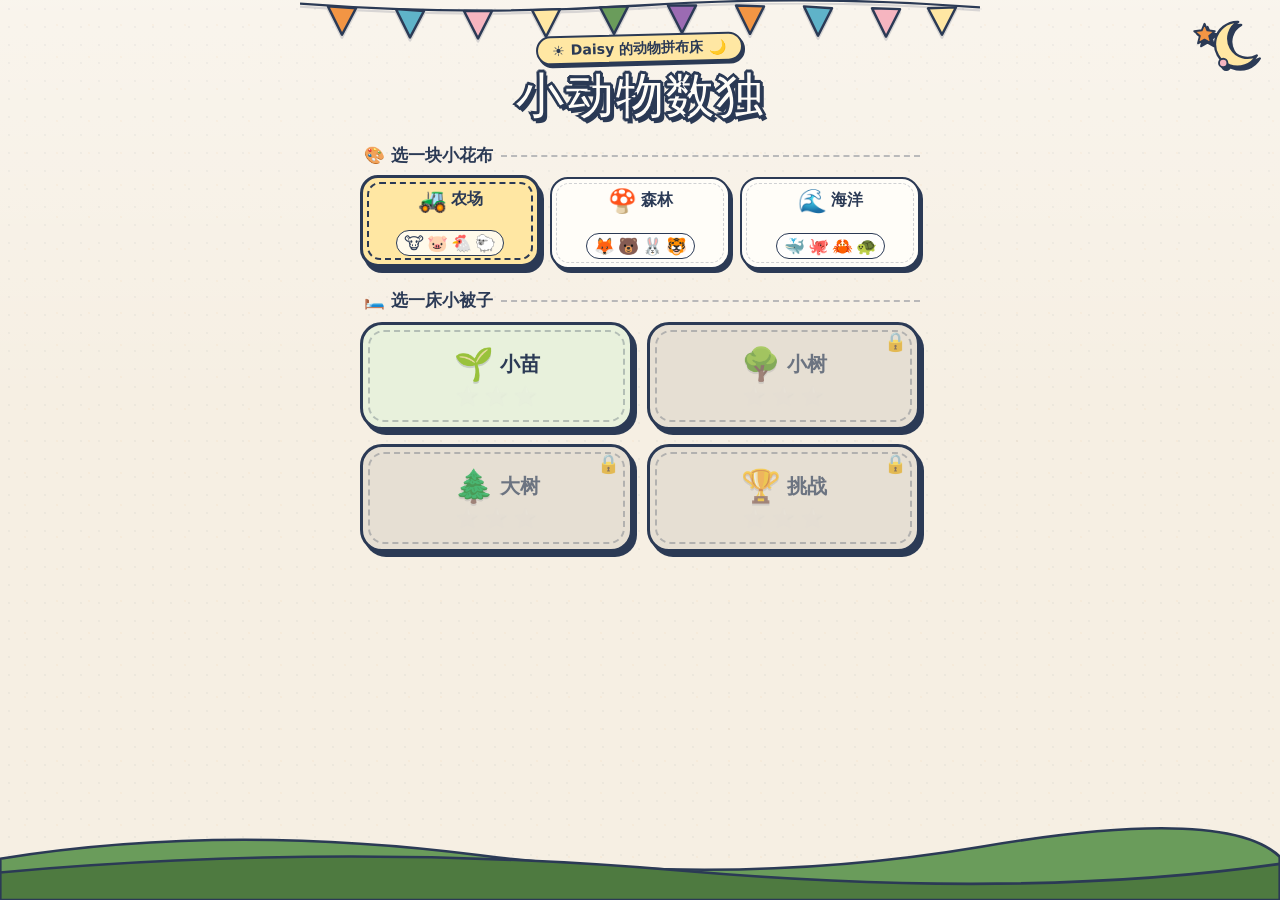
<file: sudoku/index.html>
<!DOCTYPE html>
<html lang="zh-CN">
<head>
  <meta charset="UTF-8">
  <meta name="viewport" content="width=device-width, initial-scale=1.0, maximum-scale=1.0, user-scalable=no">
  <title>小动物数独 — Daisy 的动物拼布床</title>
  <style>
:root {
  --bg-oat: #F6EFE3;
  --ink: #2B3A55;
  --moss: #6A9C5B;
  --moss-dark: #4E7A40;
  --berry: #9B6BB3;
  --pumpkin: #F29544;
  --lake: #5FB3C9;
  --cream: #FFE7A3;
  --cherry: #F6B5C0;
  --wood-paper: #EADCC8;
  --wood-grain: #DECBB1;
  --accent: #F29544;
  --size: 4;

  --box-0: #FCE3E7;
  --box-1: #DDF0F4;
  --box-2: #E8F1DC;
  --box-3: #FFF3CF;
  --box-4: #EFE4F7;
  --box-5: #FDE8D0;

  --font-main: "PingFang SC", "Hiragino Sans GB", "Noto Sans SC", "Microsoft YaHei", system-ui, -apple-system, sans-serif;
}

*, *::before, *::after {
  box-sizing: border-box;
  -webkit-tap-highlight-color: transparent;
  user-select: none;
  -webkit-user-select: none;
}

html, body {
  margin: 0;
  padding: 0;
  width: 100%;
  min-height: 100%;
  overflow-x: hidden;
  background-color: var(--bg-oat);
  background-image:
    radial-gradient(rgba(43, 58, 85, 0.045) 1px, transparent 0),
    radial-gradient(rgba(242, 149, 68, 0.05) 1.5px, transparent 0),
    linear-gradient(180deg, rgba(255, 255, 255, 0.35) 0%, rgba(246, 239, 227, 0) 45%);
  background-size: 18px 18px, 32px 32px, 100% 100%;
  background-position: 0 0, 9px 9px, 0 0;
  color: var(--ink);
  font-family: var(--font-main);
  -webkit-font-smoothing: antialiased;
}

[hidden] {
  display: none !important;
}

/* Decorative Scenery */
.scenery-top {
  position: fixed;
  top: 0;
  left: 0;
  width: 100%;
  height: 110px;
  pointer-events: none;
  z-index: 0;
  overflow: hidden;
}

.bunting-svg {
  width: 100%;
  max-width: 680px;
  height: 44px;
  display: block;
  margin: 0 auto;
  filter: drop-shadow(0 3px 0 rgba(43, 58, 85, 0.16));
}

.sky-cutouts {
  position: fixed;
  top: 10px;
  right: 12px;
  width: 84px;
  height: 76px;
  pointer-events: none;
  z-index: 0;
  filter: drop-shadow(3px 3px 0 var(--ink));
}

.scenery-hills {
  position: fixed;
  bottom: 0;
  left: 0;
  width: 100%;
  height: 86px;
  pointer-events: none;
  z-index: 0;
}

.scenery-hills svg {
  width: 100%;
  height: 100%;
  display: block;
}

/* Screen Containers */
.app-shell {
  position: relative;
  z-index: 1;
  width: 100%;
  max-width: 1080px;
  margin: 0 auto;
  min-height: 100vh;
  min-height: 100dvh;
  display: flex;
  flex-direction: column;
}

.screen {
  width: 100%;
  flex: 1;
  display: flex;
  flex-direction: column;
  align-items: center;
}

/* Paper Cutout Card / Button Base */
.paper-btn {
  appearance: none;
  border: 2.5px solid var(--ink);
  border-radius: 18px;
  background: #FFFDF9;
  color: var(--ink);
  font-family: var(--font-main);
  font-weight: 800;
  box-shadow: 0 4px 0 var(--ink);
  cursor: pointer;
  position: relative;
  transition: transform 0.1s ease, box-shadow 0.1s ease, background-color 0.15s ease;
  display: inline-flex;
  align-items: center;
  justify-content: center;
  padding: 0;
}

.paper-btn:hover {
  background-color: #FFF9EB;
}

.paper-btn:active {
  transform: translateY(3px);
  box-shadow: 0 1px 0 var(--ink);
}

.paper-btn:focus-visible,
.theme-btn:focus-visible,
.level-btn:focus-visible,
.pal-btn:focus-visible,
.cell:focus-visible {
  outline: 3.5px dashed var(--pumpkin);
  outline-offset: 3px;
}

/* ==================== HOME SCREEN ==================== */
#screen-home {
  padding: 28px 16px 36px;
  justify-content: flex-start;
  gap: 20px;
}

.home-header {
  text-align: center;
  margin-top: 6px;
  position: relative;
}

.home-badge {
  display: inline-flex;
  align-items: center;
  gap: 6px;
  background: var(--cream);
  border: 2px solid var(--ink);
  border-radius: 999px;
  padding: 3px 14px;
  font-size: 0.88rem;
  font-weight: 800;
  box-shadow: 2px 3px 0 var(--ink);
  margin-bottom: 6px;
  transform: rotate(-1.5deg);
}

.home-title {
  margin: 0;
  font-size: clamp(2.1rem, 7vw, 3rem);
  font-weight: 900;
  letter-spacing: 0.04em;
  color: #FFFDF8;
  -webkit-text-stroke: 2px var(--ink);
  text-shadow:
    0 2px 0 var(--ink),
    2px 0 0 var(--ink),
    -2px 0 0 var(--ink),
    0 -2px 0 var(--ink),
    3px 4px 0 var(--ink);
  line-height: 1.15;
}

.home-section {
  width: 100%;
  max-width: 560px;
}

.section-label {
  display: flex;
  align-items: center;
  gap: 8px;
  font-size: 1.05rem;
  font-weight: 800;
  margin: 0 0 10px 4px;
  color: var(--ink);
}

.section-label-stitch {
  flex: 1;
  height: 0;
  border-bottom: 2px dashed rgba(43, 58, 85, 0.3);
}

/* Theme Swatch Selector */
.theme-list {
  display: grid;
  grid-template-columns: repeat(3, 1fr);
  gap: 10px;
}

.theme-btn {
  appearance: none;
  border: 2.5px solid var(--ink);
  border-radius: 18px;
  background: #FFFDF8;
  box-shadow: 3px 4px 0 var(--ink);
  padding: 10px 6px 8px;
  min-height: 92px;
  cursor: pointer;
  display: flex;
  flex-direction: column;
  align-items: center;
  justify-content: space-between;
  gap: 6px;
  font-family: var(--font-main);
  color: var(--ink);
  position: relative;
  transition: transform 0.12s ease, box-shadow 0.12s ease, background-color 0.15s ease;
}

.theme-btn::before {
  content: "";
  position: absolute;
  inset: 4px;
  border: 1.5px dashed rgba(43, 58, 85, 0.22);
  border-radius: 13px;
  pointer-events: none;
}

.theme-btn:active {
  transform: translate(2px, 3px);
  box-shadow: 1px 1px 0 var(--ink);
}

.theme-btn.is-selected {
  background: var(--cream);
  border-width: 3px;
  transform: translateY(-2px);
  box-shadow: 4px 6px 0 var(--ink);
}

.theme-btn.is-selected::before {
  border-color: var(--ink);
  border-width: 2px;
}

.theme-btn-top {
  display: flex;
  align-items: center;
  gap: 4px;
  font-weight: 900;
  font-size: 1rem;
}

.theme-btn-emoji {
  font-size: 1.45rem;
  line-height: 1;
}

.theme-btn-animals {
  display: flex;
  align-items: center;
  justify-content: center;
  gap: 3px;
  background: rgba(255, 255, 255, 0.78);
  border: 1.5px solid var(--ink);
  border-radius: 999px;
  padding: 3px 7px;
  font-size: 1.05rem;
  line-height: 1.1;
}

/* Level Pillow Buttons */
.level-grid {
  display: grid;
  grid-template-columns: repeat(2, 1fr);
  gap: 14px;
}

.level-btn {
  appearance: none;
  min-height: 108px;
  min-width: 88px;
  border: 3px solid var(--ink);
  border-radius: 22px;
  background: #FFFDF8;
  box-shadow: 4px 5px 0 var(--ink);
  padding: 12px 10px 10px;
  cursor: pointer;
  position: relative;
  display: flex;
  flex-direction: column;
  align-items: center;
  justify-content: center;
  gap: 4px;
  font-family: var(--font-main);
  color: var(--ink);
  transition: transform 0.12s ease, box-shadow 0.12s ease;
}

/* Pillow inner stitch & corner ears */
.level-btn::before {
  content: "";
  position: absolute;
  inset: 5px;
  border: 2px dashed rgba(43, 58, 85, 0.28);
  border-radius: 16px;
  pointer-events: none;
}

.level-btn[data-level="0"] {
  background-color: #E8F1DC;
}
.level-btn[data-level="1"] {
  background-color: #DDF0F4;
}
.level-btn[data-level="2"] {
  background-color: #FCE3E7;
}
.level-btn[data-level="3"] {
  background-color: #FFF3CF;
}

.level-btn:active:not(.is-locked) {
  transform: translate(2px, 3px);
  box-shadow: 2px 2px 0 var(--ink);
}

.level-btn.is-locked {
  background-color: #E6DFD3;
  color: rgba(43, 58, 85, 0.65);
  cursor: not-allowed;
}

.level-head {
  display: flex;
  align-items: center;
  gap: 6px;
}

.level-emoji {
  font-size: 2rem;
  line-height: 1;
  filter: drop-shadow(0 2px 0 rgba(43, 58, 85, 0.18));
}

.level-name-text {
  font-size: 1.28rem;
  font-weight: 900;
}

.level-size-tag {
  font-size: 0.78rem;
  font-weight: 800;
  background: rgba(255, 255, 255, 0.75);
  border: 1.5px solid var(--ink);
  border-radius: 999px;
  padding: 1px 8px;
}

.level-lock-badge {
  position: absolute;
  top: 8px;
  right: 10px;
  font-size: 1.15rem;
  line-height: 1;
}

.level-stars {
  display: flex;
  align-items: center;
  justify-content: center;
  gap: 4px;
  margin-top: 2px;
}

.star {
  font-size: 1.25rem;
  line-height: 1;
  display: inline-block;
  color: rgba(43, 58, 85, 0.22);
  filter: grayscale(1) opacity(0.38);
  transition: transform 0.25s cubic-bezier(0.34, 1.56, 0.64, 1), filter 0.2s ease;
}

.star.is-on {
  color: #FFB800;
  filter: none;
  transform: scale(1.08);
  text-shadow: 0 2px 0 var(--ink);
}

/* ==================== GAME SCREEN ==================== */
#screen-game {
  padding: 6px 8px 8px;
  justify-content: flex-start;
  gap: 6px;
  min-height: 100vh;
  min-height: 100dvh;
}

.game-topbar {
  width: min(100vw - 16px, 560px);
  display: flex;
  align-items: center;
  justify-content: space-between;
  gap: 8px;
  min-height: 64px;
  z-index: 2;
}

.top-btn {
  min-width: 64px;
  min-height: 64px;
  width: 64px;
  height: 64px;
  border-radius: 18px;
  font-size: 1.75rem;
  background: #FFFDF8;
  border: 2.5px solid var(--ink);
  box-shadow: 3px 4px 0 var(--ink);
  flex-shrink: 0;
}

#btn-hint {
  background: var(--cream);
}

#btn-sound[aria-pressed="false"] {
  background: #E6DFD3;
  opacity: 0.85;
}

.level-pill {
  flex: 1;
  min-height: 54px;
  background: #FFFDF8;
  border: 2.5px solid var(--ink);
  border-radius: 18px;
  box-shadow: 3px 4px 0 var(--ink);
  display: flex;
  align-items: center;
  justify-content: center;
  gap: 6px;
  padding: 4px 10px;
  font-size: 1.22rem;
  font-weight: 900;
  position: relative;
}

.level-pill::before {
  content: "";
  position: absolute;
  inset: 3px;
  border: 1.5px dashed rgba(43, 58, 85, 0.25);
  border-radius: 13px;
  pointer-events: none;
}

/* Stage: Bed + Palette */
.game-stage {
  display: flex;
  flex-direction: column;
  align-items: center;
  justify-content: flex-start;
  gap: 8px;
  width: 100%;
}

/* Quilt Bed Wrapper */
.quilt-bed {
  display: flex;
  flex-direction: column;
  align-items: center;
  position: relative;
}

/* Cutout Headboard & Pillow above the Quilt */
.bed-headboard {
  width: calc(min(100vw - 16px, 560px) * 0.84);
  height: 28px;
  background:
    repeating-linear-gradient(
      90deg,
      #D99B66 0px,
      #D99B66 22px,
      #C58550 22px,
      #C58550 25px
    );
  border: 3px solid var(--ink);
  border-bottom: none;
  border-radius: 22px 22px 0 0;
  position: relative;
  display: flex;
  align-items: flex-end;
  justify-content: center;
  gap: 14px;
  box-shadow: 4px 0 0 var(--ink);
  z-index: 1;
}

.bed-pillow {
  width: 36%;
  height: 18px;
  background: #FFFDF8;
  border: 2.5px solid var(--ink);
  border-bottom: none;
  border-radius: 14px 14px 0 0;
  position: relative;
  top: 2px;
  background-image: radial-gradient(var(--cherry) 1.5px, transparent 1.5px);
  background-size: 10px 10px;
}

.bed-pillow::after {
  content: "";
  position: absolute;
  inset: 3px 5px 0 5px;
  border-top: 1.5px dashed rgba(43, 58, 85, 0.35);
  border-radius: 10px 10px 0 0;
}

/* Board = The Patchwork Quilt */
#board {
  --board-w: min(100vw - 16px, 560px);
  width: var(--board-w);
  height: var(--board-w);
  display: grid;
  grid-template-columns: repeat(var(--size), 1fr);
  grid-template-rows: repeat(var(--size), 1fr);
  gap: 0;
  background-color: var(--accent);
  border: 3px solid var(--ink);
  border-radius: 24px;
  box-shadow: 6px 6px 0 var(--ink);
  position: relative;
  overflow: hidden;
  z-index: 2;
}

/* White dashed outer quilt stitch */
#board::after {
  content: "";
  position: absolute;
  inset: 4px;
  border: 2px dashed rgba(255, 255, 255, 0.85);
  border-radius: 19px;
  pointer-events: none;
  z-index: 6;
}

/* Individual Quilt Cell */
.cell {
  appearance: none;
  margin: 0;
  padding: 0;
  border: none;
  border-right: 1.5px dashed rgba(43, 58, 85, 0.32);
  border-bottom: 1.5px dashed rgba(43, 58, 85, 0.32);
  position: relative;
  display: flex;
  align-items: center;
  justify-content: center;
  cursor: pointer;
  background-color: var(--box-0);
  transition: background-color 0.15s ease, transform 0.12s ease;
  font-family: var(--font-main);
}

/* Remove outer right/bottom borders so frame border is clean */
.cell.is-last-col {
  border-right: none;
}
.cell.is-last-row {
  border-bottom: none;
}

/* Bold stitch dividers between boxes (regions) */
.cell.is-box-right {
  border-right: 3px dashed var(--ink);
}
.cell.is-box-bottom {
  border-bottom: 3px dashed var(--ink);
}

/* Fabric patterns for each box index */
.cell[data-box="0"] {
  background-color: var(--box-0);
  background-image: radial-gradient(rgba(214, 110, 128, 0.22) 2px, transparent 2px);
  background-size: 14px 14px;
}

.cell[data-box="1"] {
  background-color: var(--box-1);
  background-image:
    linear-gradient(90deg, rgba(95, 179, 201, 0.14) 50%, transparent 50%),
    linear-gradient(rgba(95, 179, 201, 0.14) 50%, transparent 50%);
  background-size: 14px 14px;
}

.cell[data-box="2"] {
  background-color: var(--box-2);
  background-image: radial-gradient(rgba(106, 156, 91, 0.22) 1.8px, transparent 1.8px);
  background-size: 12px 12px;
}

.cell[data-box="3"] {
  background-color: var(--box-3);
  background-image: repeating-linear-gradient(
    45deg,
    rgba(242, 149, 68, 0.1) 0px,
    rgba(242, 149, 68, 0.1) 4px,
    transparent 4px,
    transparent 10px
  );
}

.cell[data-box="4"] {
  background-color: var(--box-4);
  background-image: radial-gradient(rgba(155, 107, 179, 0.2) 2px, transparent 2px);
  background-size: 14px 14px;
}

.cell[data-box="5"] {
  background-color: var(--box-5);
  background-image:
    linear-gradient(90deg, rgba(242, 149, 68, 0.14) 50%, transparent 50%),
    linear-gradient(rgba(242, 149, 68, 0.14) 50%, transparent 50%);
  background-size: 14px 14px;
}

/* Given Cell: Thick craft paper / wood patch + red thumbtack pin */
.cell.is-given::before {
  content: "";
  position: absolute;
  inset: 7px;
  background-color: var(--wood-paper);
  background-image: repeating-linear-gradient(
    -12deg,
    rgba(166, 128, 89, 0.12) 0px,
    rgba(166, 128, 89, 0.12) 3px,
    transparent 3px,
    transparent 9px
  );
  border: 2px solid var(--ink);
  border-radius: 14px;
  box-shadow: 2px 2px 0 rgba(43, 58, 85, 0.35);
  pointer-events: none;
  z-index: 1;
}

/* Thumbtack pin on given cell */
.cell.is-given::after {
  content: "";
  position: absolute;
  top: 10px;
  left: 50%;
  transform: translateX(-50%);
  width: 9px;
  height: 9px;
  border-radius: 50%;
  background: radial-gradient(circle at 35% 35%, #FF8A7A, #D9483B 70%);
  border: 1.5px solid var(--ink);
  box-shadow: 0 1.5px 0 rgba(43, 58, 85, 0.45);
  pointer-events: none;
  z-index: 3;
}

/* Selected Empty Cell */
.cell.is-selected {
  background-color: #FFFDF2 !important;
  box-shadow: inset 0 0 0 4px var(--accent), inset 0 0 0 7px #FFFDF8;
  z-index: 4;
}

.cell.is-selected::before {
  content: "";
  position: absolute;
  inset: 6px;
  border: 2.5px dashed var(--ink);
  border-radius: 14px;
  pointer-events: none;
  animation: pulse-select 1.2s ease-in-out infinite;
}

/* Animal Emoji Inside Cell */
.cell .animal {
  position: relative;
  z-index: 2;
  font-size: calc((var(--board-w) / var(--size)) * 0.62);
  line-height: 1;
  display: inline-flex;
  align-items: center;
  justify-content: center;
  filter: drop-shadow(0 2px 0 rgba(43, 58, 85, 0.22));
  pointer-events: none;
}

.cell.is-given .animal {
  font-size: calc((var(--board-w) / var(--size)) * 0.52);
  transform: translateY(3px);
}

/* Placed Animal Bounce */
.cell.is-filled .animal {
  animation: pop-in 0.25s cubic-bezier(0.34, 1.56, 0.64, 1);
}

/* Ghost animal during gentle mistake */
.cell.is-mistake-ghost .animal {
  opacity: 0.48;
  transform: scale(0.88);
}

/* Shake on mistake (approx 450ms) */
.cell.is-shake,
.level-btn.is-shake {
  animation: gentle-shake 0.44s ease-in-out;
}

/* Hint glow once */
.cell.is-hinted {
  animation: hint-glow 0.9s ease-out;
}

.cell.is-hinted .animal {
  animation: pop-in 0.3s cubic-bezier(0.34, 1.56, 0.64, 1);
}

/* Row/Col/Box Golden Shimmer on completion */
.cell.is-line-flash {
  animation: golden-flash 0.75s ease-out;
}

/* Gentle Speech Bubble Toast */
.speech-toast {
  min-height: 28px;
  padding: 3px 14px;
  border-radius: 999px;
  background: #FFFDF8;
  border: 2px solid var(--ink);
  box-shadow: 2px 3px 0 var(--ink);
  font-size: 0.95rem;
  font-weight: 800;
  color: var(--ink);
  display: inline-flex;
  align-items: center;
  justify-content: center;
  gap: 6px;
  transition: opacity 0.2s ease, transform 0.2s ease;
}

/* ==================== ANIMAL PALETTE TRAY ==================== */
#palette {
  width: min(100vw - 16px, 560px);
  display: grid;
  grid-template-columns: repeat(var(--size), 1fr);
  gap: 6px;
  padding: 6px;
  background: #EADCC8;
  border: 3px solid var(--ink);
  border-radius: 22px;
  box-shadow: 4px 5px 0 var(--ink);
  transition: opacity 0.2s ease, filter 0.2s ease, transform 0.2s ease;
  position: relative;
  z-index: 2;
}

#palette.is-idle {
  opacity: 0.5;
  filter: saturate(0.65);
}

.pal-btn {
  appearance: none;
  min-height: 88px;
  min-width: 88px;
  border: 2.5px solid var(--ink);
  border-radius: 18px;
  background: #FFFDF8;
  box-shadow: 0 4px 0 var(--ink);
  cursor: pointer;
  display: flex;
  flex-direction: column;
  align-items: center;
  justify-content: center;
  gap: 2px;
  padding: 4px 2px;
  font-family: var(--font-main);
  color: var(--ink);
  position: relative;
  transition: transform 0.1s ease, box-shadow 0.1s ease, background-color 0.15s ease;
}

#palette[data-size="6"] {
  gap: 4px;
  padding: 5px;
}

#palette[data-size="6"] .pal-btn {
  min-width: 52px;
  min-height: 76px;
  border-radius: 14px;
}

.pal-btn::before {
  content: "";
  position: absolute;
  inset: 3px;
  border: 1.5px dashed rgba(43, 58, 85, 0.2);
  border-radius: 13px;
  pointer-events: none;
}

.pal-btn:active {
  transform: translateY(3px);
  box-shadow: 0 1px 0 var(--ink);
}

#palette.is-idle .pal-btn {
  cursor: default;
}

#palette.is-idle .pal-btn:active {
  transform: none;
  box-shadow: 0 4px 0 var(--ink);
}

.pal-emoji {
  font-size: 2.35rem;
  line-height: 1;
  filter: drop-shadow(0 2px 0 rgba(43, 58, 85, 0.18));
}

#palette[data-size="6"] .pal-emoji {
  font-size: 1.85rem;
}

.pal-name {
  font-size: 0.78rem;
  font-weight: 800;
  line-height: 1.1;
}

/* ==================== WIN OVERLAY ==================== */
#win-overlay {
  position: fixed;
  inset: 0;
  z-index: 50;
  background: rgba(43, 58, 85, 0.58);
  display: flex;
  align-items: center;
  justify-content: center;
  padding: 16px;
}

.confetti-layer {
  position: absolute;
  inset: 0;
  overflow: hidden;
  pointer-events: none;
}

.confetti-piece {
  position: absolute;
  top: -24px;
  width: 14px;
  height: 18px;
  border: 1.5px solid var(--ink);
  border-radius: 4px;
  animation: confetti-fall 2.6s ease-in forwards;
}

.win-card {
  position: relative;
  z-index: 2;
  width: 100%;
  max-width: 400px;
  background: var(--bg-oat);
  border: 3.5px solid var(--ink);
  border-radius: 28px;
  box-shadow: 6px 8px 0 var(--ink);
  padding: 24px 18px 20px;
  text-align: center;
  display: flex;
  flex-direction: column;
  align-items: center;
  gap: 14px;
}

.win-card::before {
  content: "";
  position: absolute;
  inset: 6px;
  border: 2px dashed rgba(43, 58, 85, 0.3);
  border-radius: 21px;
  pointer-events: none;
}

.win-title {
  margin: 0;
  font-size: 1.9rem;
  font-weight: 900;
  color: var(--ink);
}

#win-stars {
  display: flex;
  align-items: center;
  justify-content: center;
  gap: 12px;
  margin: 4px 0;
}

#win-stars .star {
  font-size: 3.1rem;
}

#win-stars .star.is-on {
  animation: star-pop 0.45s cubic-bezier(0.34, 1.56, 0.64, 1) backwards;
}

#win-stars .star.is-on:nth-child(1) {
  animation-delay: 0.08s;
}
#win-stars .star.is-on:nth-child(2) {
  animation-delay: 0.24s;
}
#win-stars .star.is-on:nth-child(3) {
  animation-delay: 0.4s;
}

.win-actions {
  display: flex;
  flex-wrap: wrap;
  align-items: center;
  justify-content: center;
  gap: 10px;
  width: 100%;
}

.win-btn {
  min-width: 96px;
  min-height: 88px;
  flex: 1;
  padding: 10px 12px;
  font-size: 1.08rem;
  font-weight: 900;
  border-radius: 20px;
  display: flex;
  flex-direction: column;
  align-items: center;
  justify-content: center;
  gap: 4px;
}

.win-btn-icon {
  font-size: 1.65rem;
  line-height: 1;
}

#btn-next {
  background: var(--cream);
  flex-basis: 100%;
}

#btn-again {
  background: #DDF0F4;
}

#btn-win-home {
  background: #FCE3E7;
}

/* ==================== COMPACT HEIGHT (375x812 single screen) ==================== */
@media (max-height: 830px) and (max-width: 899px) {
  #screen-game {
    padding: 4px 8px 6px;
    gap: 5px;
  }

  .bed-headboard {
    height: 22px;
  }

  .bed-pillow {
    height: 14px;
  }

  .speech-toast {
    min-height: 24px;
    font-size: 0.86rem;
    padding: 2px 12px;
  }
}

/* ==================== DESKTOP / WIDE LAYOUT (>= 900px) ==================== */
@media (min-width: 900px) {
  #screen-game {
    padding: 18px 24px;
    gap: 14px;
  }

  .game-topbar {
    width: 720px;
  }

  .game-stage {
    flex-direction: row;
    align-items: center;
    justify-content: center;
    gap: 28px;
  }

  #board {
    --board-w: 500px;
  }

  .bed-headboard {
    width: 420px;
  }

  #palette {
    width: 180px;
    grid-template-columns: 1fr;
    gap: 10px;
    padding: 12px;
  }

  #palette[data-size="6"] {
    grid-template-columns: repeat(2, 1fr);
    width: 210px;
    gap: 8px;
  }

  .pal-btn {
    min-height: 88px;
    min-width: 88px;
  }
}

/* ==================== ANIMATIONS ==================== */
@keyframes pop-in {
  0% {
    transform: scale(0);
  }
  65% {
    transform: scale(1.15);
  }
  100% {
    transform: scale(1);
  }
}

@keyframes gentle-shake {
  0%, 100% {
    transform: translateX(0);
  }
  20% {
    transform: translateX(-6px) rotate(-2deg);
  }
  40% {
    transform: translateX(6px) rotate(2deg);
  }
  60% {
    transform: translateX(-4px) rotate(-1deg);
  }
  80% {
    transform: translateX(4px) rotate(1deg);
  }
}

@keyframes hint-glow {
  0% {
    box-shadow: inset 0 0 0 0 var(--cream), 0 0 0 0 var(--pumpkin);
    background-color: #FFF6C2;
  }
  40% {
    box-shadow: inset 0 0 0 6px var(--pumpkin), 0 0 18px 4px rgba(242, 149, 68, 0.7);
    background-color: #FFFDF0;
  }
  100% {
    box-shadow: inset 0 0 0 0 transparent;
  }
}

@keyframes golden-flash {
  0%, 100% {
    filter: brightness(1);
  }
  45% {
    filter: brightness(1.16) saturate(1.25);
    box-shadow: inset 0 0 0 4px #FFB800;
  }
}

@keyframes pulse-select {
  0%, 100% {
    transform: scale(1);
  }
  50% {
    transform: scale(0.95);
  }
}

@keyframes star-pop {
  0% {
    transform: scale(0) rotate(-20deg);
    opacity: 0;
  }
  70% {
    transform: scale(1.25) rotate(8deg);
    opacity: 1;
  }
  100% {
    transform: scale(1.08) rotate(0deg);
    opacity: 1;
  }
}

@keyframes confetti-fall {
  0% {
    transform: translateY(0) rotate(0deg);
    opacity: 1;
  }
  100% {
    transform: translateY(92vh) rotate(520deg);
    opacity: 0.15;
  }
}

/* ==================== REDUCED MOTION ==================== */
@media (prefers-reduced-motion: reduce) {
  *, *::before, *::after {
    animation-duration: 0.001ms !important;
    animation-iteration-count: 1 !important;
    transition-duration: 0.001ms !important;
  }

  .confetti-layer {
    display: none !important;
  }

  .cell.is-shake,
  .level-btn.is-shake {
    background-color: #FAD4D8 !important;
  }

  .cell.is-hinted {
    background-color: var(--cream) !important;
  }
}

/* ==== QA fixes (integration) ==== */
.theme-list { grid-template-columns: repeat(3, minmax(0, 1fr)); }
.theme-btn { min-width: 0; }
@media (max-width: 480px) {
  .theme-btn-animals { gap: 1px; padding: 2px 4px; font-size: 0.9rem; }
  .theme-btn-top { font-size: 0.92rem; }
  #palette:not([data-size="6"]) {
    width: calc(100vw - 8px);
    gap: 4px; padding: 0;
    background: transparent; border: 0; box-shadow: none;
  }
}
@media (min-width: 900px) {
  .pal-emoji { font-size: 3.4rem; }
  #palette:not([data-size="6"]) .pal-btn { min-height: 104px; }
  .pal-name { font-size: 0.9rem; }
}

  </style>
</head>
<body>
  <!-- 顶部剪纸三角彩旗 -->
  <div class="scenery-top" aria-hidden="true">
    <svg class="bunting-svg" viewBox="0 0 680 48" preserveAspectRatio="none">
      <path d="M0,4 Q170,18 340,6 T680,8" fill="none" stroke="#2B3A55" stroke-width="2.5" />
      <polygon points="28,7 56,9 42,38" fill="#F29544" stroke="#2B3A55" stroke-width="2.5" stroke-linejoin="round" />
      <polygon points="96,10 124,12 110,41" fill="#5FB3C9" stroke="#2B3A55" stroke-width="2.5" stroke-linejoin="round" />
      <polygon points="164,12 192,12 178,42" fill="#F6B5C0" stroke="#2B3A55" stroke-width="2.5" stroke-linejoin="round" />
      <polygon points="232,11 260,10 246,40" fill="#FFE7A3" stroke="#2B3A55" stroke-width="2.5" stroke-linejoin="round" />
      <polygon points="300,8 328,7 314,37" fill="#6A9C5B" stroke="#2B3A55" stroke-width="2.5" stroke-linejoin="round" />
      <polygon points="368,6 396,6 382,36" fill="#9B6BB3" stroke="#2B3A55" stroke-width="2.5" stroke-linejoin="round" />
      <polygon points="436,6 464,7 450,37" fill="#F29544" stroke="#2B3A55" stroke-width="2.5" stroke-linejoin="round" />
      <polygon points="504,7 532,9 518,39" fill="#5FB3C9" stroke="#2B3A55" stroke-width="2.5" stroke-linejoin="round" />
      <polygon points="572,9 600,10 586,40" fill="#F6B5C0" stroke="#2B3A55" stroke-width="2.5" stroke-linejoin="round" />
      <polygon points="628,9 656,8 642,38" fill="#FFE7A3" stroke="#2B3A55" stroke-width="2.5" stroke-linejoin="round" />
    </svg>
  </div>

  <!-- 右上角剪纸月亮与星星 -->
  <svg class="sky-cutouts" viewBox="0 0 90 80" aria-hidden="true">
    <path d="M58,12 A24,24 0 1,0 78,48 A19,19 0 1,1 58,12 Z" fill="#FFE7A3" stroke="#2B3A55" stroke-width="2.5" stroke-linejoin="round" />
    <polygon points="22,14 25,21 33,22 27,27 29,35 22,31 15,35 17,27 11,22 19,21" fill="#F29544" stroke="#2B3A55" stroke-width="2" stroke-linejoin="round" />
    <circle cx="42" cy="56" r="4.5" fill="#F6B5C0" stroke="#2B3A55" stroke-width="2" />
  </svg>

  <!-- 底部剪纸草地与小山层叠 -->
  <div class="scenery-hills" aria-hidden="true">
    <svg viewBox="0 0 1200 100" preserveAspectRatio="none">
      <path d="M0,100 L0,52 Q210,10 450,48 T920,38 T1200,50 L1200,100 Z" fill="#6A9C5B" stroke="#2B3A55" stroke-width="3" />
      <path d="M0,100 L0,68 Q320,32 640,66 T1200,58 L1200,100 Z" fill="#4E7A40" stroke="#2B3A55" stroke-width="3" />
    </svg>
  </div>

  <main class="app-shell">
    <!-- 首页 -->
    <section id="screen-home" class="screen is-active">
      <header class="home-header">
        <div class="home-badge">☀️ <span>Daisy 的动物拼布床</span> 🌙</div>
        <h1 class="home-title">小动物数独</h1>
      </header>

      <div class="home-section">
        <h2 class="section-label">
          <span>🎨 选一块小花布</span>
          <span class="section-label-stitch"></span>
        </h2>
        <div id="theme-list" class="theme-list" role="group" aria-label="动物主题选择"></div>
      </div>

      <div class="home-section">
        <h2 class="section-label">
          <span>🛏️ 选一床小被子</span>
          <span class="section-label-stitch"></span>
        </h2>
        <div id="level-list" class="level-grid" role="group" aria-label="关卡选择"></div>
      </div>
    </section>

    <!-- 游戏页 -->
    <section id="screen-game" class="screen" hidden>
      <header class="game-topbar">
        <button id="btn-home" type="button" class="paper-btn top-btn" aria-label="回首页" title="回首页">🏠</button>
        <div id="level-name" class="level-pill" aria-live="polite">🌱 小苗</div>
        <button id="btn-hint" type="button" class="paper-btn top-btn" aria-label="提示" title="提示">💡</button>
        <button id="btn-sound" type="button" class="paper-btn top-btn" aria-pressed="true" aria-label="声音开关" title="声音开关">🔊</button>
      </header>

      <div class="game-stage">
        <div class="quilt-bed">
          <div class="bed-headboard" aria-hidden="true">
            <div class="bed-pillow"></div>
            <div class="bed-pillow"></div>
          </div>
          <div id="board" role="grid" aria-label="动物拼布棋盘"></div>
        </div>

        <div id="palette" class="is-idle" role="toolbar" aria-label="小动物托盘"></div>
      </div>

      <div id="speech-toast" class="speech-toast" aria-live="polite">点一格空床位，抱小动物上床睡觉吧</div>
    </section>
  </main>

  <!-- 胜利层 -->
  <div id="win-overlay" role="dialog" aria-modal="true" aria-labelledby="win-praise-text" hidden>
    <div id="confetti-layer" class="confetti-layer" aria-hidden="true"></div>
    <div class="win-card">
      <h2 id="win-praise-text" class="win-title">太棒了！</h2>
      <div id="win-stars" aria-label="获得星级">
        <span class="star">⭐</span>
        <span class="star">⭐</span>
        <span class="star">⭐</span>
      </div>
      <div class="win-actions">
        <button id="btn-next" type="button" class="paper-btn win-btn">
          <span class="win-btn-icon">⏭️</span>
          <span class="win-btn-label">下一关</span>
        </button>
        <button id="btn-again" type="button" class="paper-btn win-btn">
          <span class="win-btn-icon">🔄</span>
          <span class="win-btn-label">再玩一次</span>
        </button>
        <button id="btn-win-home" type="button" class="paper-btn win-btn">
          <span class="win-btn-icon">🏠</span>
          <span class="win-btn-label">回首页</span>
        </button>
      </div>
    </div>
  </div>

  <script>
(function (root) {
  'use strict';

  var DATA = {
    levels: [
      { id: 'easy', name: '小苗', emoji: '🌱', size: 4, difficulty: 'easy' },
      { id: 'medium', name: '小树', emoji: '🌳', size: 4, difficulty: 'medium' },
      { id: 'hard', name: '大树', emoji: '🌲', size: 4, difficulty: 'hard' },
      { id: 'challenge', name: '挑战', emoji: '🏆', size: 6, difficulty: 'medium' }
    ],

    themes: [
      {
        id: 'farm',
        name: '农场',
        emoji: '🚜',
        color: '#F29544',
        animals: [
          { emoji: '🐮', name: '奶牛', say: '哞哞，奶牛来啦' },
          { emoji: '🐷', name: '小猪', say: '哼哼，小猪粉粉的' },
          { emoji: '🐔', name: '母鸡', say: '咯咯，母鸡下蛋啦' },
          { emoji: '🐑', name: '小羊', say: '咩咩，小羊毛茸茸' },
          { emoji: '🐴', name: '小马', say: '哒哒，小马跑得快' },
          { emoji: '🐶', name: '小狗', say: '汪汪，小狗看家呢' }
        ]
      },
      {
        id: 'forest',
        name: '森林',
        emoji: '🍄',
        color: '#6A9C5B',
        animals: [
          { emoji: '🦊', name: '狐狸', say: '森林里，小狐狸红红的' },
          { emoji: '🐻', name: '小熊', say: '小熊胖乎乎，爱吃蜂蜜' },
          { emoji: '🐰', name: '兔子', say: '蹦蹦跳跳的小兔子' },
          { emoji: '🐯', name: '老虎', say: '吼呜，老虎花衣裳' },
          { emoji: '🐸', name: '青蛙', say: '呱呱，青蛙会跳高' },
          { emoji: '🦉', name: '猫头鹰', say: '咕咕，猫头鹰好聪明' }
        ]
      },
      {
        id: 'ocean',
        name: '海洋',
        emoji: '🌊',
        color: '#5FB3C9',
        animals: [
          { emoji: '🐳', name: '鲸鱼', say: '鲸鱼喷水，好大呀' },
          { emoji: '🐙', name: '章鱼', say: '章鱼八只小脚呀' },
          { emoji: '🦀', name: '螃蟹', say: '螃蟹横着走，钳子大' },
          { emoji: '🐢', name: '海龟', say: '海龟慢慢爬，背着房子' },
          { emoji: '🐬', name: '海豚', say: '海豚聪明会顶球' },
          { emoji: '🐠', name: '热带鱼', say: '热带鱼穿着花衣裳' }
        ]
      }
    ],

    praise: [
      '太棒了！',
      '你真厉害！',
      '好棒好棒！',
      '你真聪明！',
      '全部对啦！',
      '小动物都睡好啦！',
      '完成得真好！',
      '你赢啦，真好！',
      '小天才！',
      '真了不起呀！'
    ],

    gentle: [
      '再想想哦',
      '换一个试试',
      '这个位置再看看',
      '慢慢来呀',
      '别急，再试试看',
      '没关系，再来',
      '再动动小脑筋'
    ],

    hintSay: [
      '看这里哦',
      '我帮你放好啦',
      '这个位置要放它',
      '悄悄告诉你哦',
      '跟着线索找一找'
    ]
  };

  root.SUDOKU_DATA = DATA;
  if (typeof module !== 'undefined' && module.exports) module.exports = DATA;
})(typeof globalThis !== 'undefined' ? globalThis : this);

  </script>
  <script>
/* Sudoku core for Daisy — pure functions, ES2017, no dependencies. */
(function (root) {
  var GIVENS = {
    4: { easy: 10, medium: 8, hard: 6 },
    6: { easy: 24, medium: 20, hard: 16 }
  };

  var PROGRESS_KEY = 'daisy-sudoku-v1';

  function makeRng(seed) {
    var a = seed >>> 0;
    return function () {
      a = (a + 0x6D2B79F5) >>> 0;
      var t = Math.imul(a ^ (a >>> 15), a | 1);
      t ^= t + Math.imul(t ^ (t >>> 7), t | 61);
      return ((t ^ (t >>> 14)) >>> 0) / 4294967296;
    };
  }

  function boxShape(size) {
    if (size === 4) return [2, 2];
    if (size === 6) return [2, 3];
    throw new Error('unsupported size');
  }

  function isInt(n) {
    return typeof n === 'number' && n === (n | 0) && isFinite(n);
  }

  function shuffle(arr, rng) {
    var i, j, tmp;
    for (i = arr.length - 1; i > 0; i--) {
      j = (rng() * (i + 1)) | 0;
      tmp = arr[i];
      arr[i] = arr[j];
      arr[j] = tmp;
    }
    return arr;
  }

  function isValidPlacement(grid, size, idx, val) {
    var n, r, c, i, ri, ci, br, bc, r0, c0, rr, cc, bi, shape;
    if (!isInt(val) || val < 1 || val > size) return false;
    n = size * size;
    if (!isInt(idx) || idx < 0 || idx >= n) return false;
    r = (idx / size) | 0;
    c = idx - r * size;
    for (i = 0; i < size; i++) {
      ri = r * size + i;
      if (ri !== idx && grid[ri] === val) return false;
      ci = i * size + c;
      if (ci !== idx && grid[ci] === val) return false;
    }
    shape = boxShape(size);
    br = shape[0];
    bc = shape[1];
    r0 = r - (r % br);
    c0 = c - (c % bc);
    for (rr = r0; rr < r0 + br; rr++) {
      for (cc = c0; cc < c0 + bc; cc++) {
        bi = rr * size + cc;
        if (bi !== idx && grid[bi] === val) return false;
      }
    }
    return true;
  }

  /**
   * Shared exact-cover style search.
   * onSol(gridCopy) is called for each solution, at most `limit` times.
   * Returns the number found, or -1 if the givens contradict.
   */
  function search(grid, size, limit, onSol) {
    var shape = boxShape(size);
    var br = shape[0];
    var bc = shape[1];
    var boxCols = (size / bc) | 0;
    var n = size * size;
    var g = grid.slice();
    var rowOf = new Array(n);
    var colOf = new Array(n);
    var boxOf = new Array(n);
    var rowM = new Array(size);
    var colM = new Array(size);
    var boxM = new Array(size);
    var ALL = (1 << (size + 1)) - 2;
    var i, v, r, c, b, bit, found;

    for (i = 0; i < size; i++) {
      rowM[i] = 0;
      colM[i] = 0;
      boxM[i] = 0;
    }
    for (i = 0; i < n; i++) {
      r = (i / size) | 0;
      c = i - r * size;
      b = ((r / br) | 0) * boxCols + ((c / bc) | 0);
      rowOf[i] = r;
      colOf[i] = c;
      boxOf[i] = b;
      v = g[i] | 0;
      if (v === 0) continue;
      if (v < 1 || v > size) return -1;
      bit = 1 << v;
      if ((rowM[r] & bit) || (colM[c] & bit) || (boxM[b] & bit)) return -1;
      rowM[r] |= bit;
      colM[c] |= bit;
      boxM[b] |= bit;
    }

    found = 0;
    function bt() {
      var bestI, bestMask, bestC, i2, mask, cnt, m, val, bit2, r2, c2, b2;
      if (found >= limit) return;
      bestI = -1;
      bestMask = 0;
      bestC = size + 1;
      for (i2 = 0; i2 < n; i2++) {
        if (g[i2] !== 0) continue;
        mask = ALL & ~(rowM[rowOf[i2]] | colM[colOf[i2]] | boxM[boxOf[i2]]);
        cnt = 0;
        m = mask;
        while (m) {
          m &= m - 1;
          cnt++;
        }
        if (cnt === 0) return;
        if (cnt < bestC) {
          bestC = cnt;
          bestI = i2;
          bestMask = mask;
        }
      }
      if (bestI === -1) {
        found++;
        if (onSol) onSol(g.slice());
        return;
      }
      r2 = rowOf[bestI];
      c2 = colOf[bestI];
      b2 = boxOf[bestI];
      for (val = 1; val <= size; val++) {
        bit2 = 1 << val;
        if ((bestMask & bit2) === 0) continue;
        g[bestI] = val;
        rowM[r2] |= bit2;
        colM[c2] |= bit2;
        boxM[b2] |= bit2;
        bt();
        g[bestI] = 0;
        rowM[r2] ^= bit2;
        colM[c2] ^= bit2;
        boxM[b2] ^= bit2;
        if (found >= limit) return;
      }
    }
    bt();
    return found;
  }

  function solve(grid, size) {
    var out = null;
    var n = search(grid, size, 1, function (g) { out = g; });
    if (n < 0) return null;
    return out;
  }

  function countSolutions(grid, size, limit) {
    var n;
    if (limit === undefined) limit = 2;
    if (limit <= 0) return 0;
    n = search(grid, size, limit, null);
    if (n < 0) return 0;
    return n;
  }

  function randomSolution(size, rng) {
    var shape = boxShape(size);
    var br = shape[0];
    var bc = shape[1];
    var boxCols = (size / bc) | 0;
    var n = size * size;
    var g = new Array(n);
    var rowOf = new Array(n);
    var colOf = new Array(n);
    var boxOf = new Array(n);
    var rowM = new Array(size);
    var colM = new Array(size);
    var boxM = new Array(size);
    var ALL = (1 << (size + 1)) - 2;
    var i, r, c, b;

    for (i = 0; i < n; i++) g[i] = 0;
    for (i = 0; i < size; i++) {
      rowM[i] = 0;
      colM[i] = 0;
      boxM[i] = 0;
    }
    for (i = 0; i < n; i++) {
      r = (i / size) | 0;
      c = i - r * size;
      b = ((r / br) | 0) * boxCols + ((c / bc) | 0);
      rowOf[i] = r;
      colOf[i] = c;
      boxOf[i] = b;
    }

    function bt() {
      var bestI = -1;
      var bestMask = 0;
      var bestC = size + 1;
      var i2, mask, cnt, m, order, k, val, bit, r2, c2, b2;
      for (i2 = 0; i2 < n; i2++) {
        if (g[i2] !== 0) continue;
        mask = ALL & ~(rowM[rowOf[i2]] | colM[colOf[i2]] | boxM[boxOf[i2]]);
        cnt = 0;
        m = mask;
        while (m) {
          m &= m - 1;
          cnt++;
        }
        if (cnt === 0) return false;
        if (cnt < bestC) {
          bestC = cnt;
          bestI = i2;
          bestMask = mask;
        }
      }
      if (bestI === -1) return true;
      order = [];
      for (val = 1; val <= size; val++) {
        if (bestMask & (1 << val)) order.push(val);
      }
      shuffle(order, rng);
      r2 = rowOf[bestI];
      c2 = colOf[bestI];
      b2 = boxOf[bestI];
      for (k = 0; k < order.length; k++) {
        val = order[k];
        bit = 1 << val;
        g[bestI] = val;
        rowM[r2] |= bit;
        colM[c2] |= bit;
        boxM[b2] |= bit;
        if (bt()) return true;
        g[bestI] = 0;
        rowM[r2] ^= bit;
        colM[c2] ^= bit;
        boxM[b2] ^= bit;
      }
      return false;
    }

    if (!bt()) throw new Error('failed to build a full solution');
    return g;
  }

  function givenCount(puzzle) {
    var n = 0;
    var i;
    for (i = 0; i < puzzle.length; i++) if (puzzle[i] !== 0) n++;
    return n;
  }

  function generate(size, difficulty, rng) {
    var target = GIVENS[size][difficulty];
    var n = size * size;
    var best = null;
    var bestGivens = n + 1;
    var attempt, solution, puzzle, order, i, idx, saved, given;

    for (attempt = 0; attempt < 60; attempt++) {
      solution = randomSolution(size, rng);
      puzzle = solution.slice();
      order = new Array(n);
      for (i = 0; i < n; i++) order[i] = i;
      shuffle(order, rng);
      given = n;
      for (i = 0; i < n && given > target; i++) {
        idx = order[i];
        saved = puzzle[idx];
        puzzle[idx] = 0;
        if (countSolutions(puzzle, size, 2) !== 1) {
          puzzle[idx] = saved;
        } else {
          given--;
        }
      }
      if (given < bestGivens) {
        bestGivens = given;
        best = {
          size: size,
          difficulty: difficulty,
          puzzle: puzzle.slice(),
          solution: solution.slice()
        };
      }
      if (given === target) return best;
    }
    return best;
  }

  function createState(gen) {
    return {
      size: gen.size,
      difficulty: gen.difficulty,
      puzzle: gen.puzzle.slice(),
      solution: gen.solution.slice(),
      cells: gen.puzzle.slice(),
      mistakes: 0,
      hintsUsed: 0,
      done: false
    };
  }

  function copyState(state, cells, mistakes, hintsUsed, done) {
    return {
      size: state.size,
      difficulty: state.difficulty,
      puzzle: state.puzzle,
      solution: state.solution,
      cells: cells,
      mistakes: mistakes,
      hintsUsed: hintsUsed,
      done: done
    };
  }

  function isComplete(state) {
    var cells = state.cells;
    var solution = state.solution;
    var i;
    for (i = 0; i < solution.length; i++) {
      if (cells[i] !== solution[i]) return false;
    }
    return true;
  }

  function applyMove(state, idx, val) {
    var n, cells, next;
    if (state.done) return { state: state, event: 'ignored' };
    n = state.size * state.size;
    if (!isInt(idx) || idx < 0 || idx >= n) return { state: state, event: 'ignored' };
    if (state.puzzle[idx] !== 0) return { state: state, event: 'ignored' };
    if (state.cells[idx] !== 0) return { state: state, event: 'ignored' };
    if (!isInt(val) || val < 1 || val > state.size) return { state: state, event: 'ignored' };
    if (val !== state.solution[idx]) {
      return {
        state: copyState(state, state.cells.slice(), state.mistakes + 1, state.hintsUsed, false),
        event: 'mistake'
      };
    }
    cells = state.cells.slice();
    cells[idx] = val;
    next = copyState(state, cells, state.mistakes, state.hintsUsed, false);
    if (isComplete(next)) {
      next.done = true;
      return { state: next, event: 'win' };
    }
    return { state: next, event: 'place' };
  }

  function candidateCount(cells, size, idx) {
    var val, n = 0;
    for (val = 1; val <= size; val++) {
      if (isValidPlacement(cells, size, idx, val)) n++;
    }
    return n;
  }

  function hint(state) {
    var n, i, bestI, bestC, c, cells, next;
    if (state.done) return { state: state, event: 'ignored', idx: -1 };
    n = state.size * state.size;
    bestI = -1;
    bestC = state.size + 1;
    for (i = 0; i < n; i++) {
      if (state.cells[i] !== 0) continue;
      c = candidateCount(state.cells, state.size, i);
      if (c < bestC) {
        bestC = c;
        bestI = i;
      }
    }
    if (bestI < 0) return { state: state, event: 'ignored', idx: -1 };
    cells = state.cells.slice();
    cells[bestI] = state.solution[bestI];
    next = copyState(state, cells, state.mistakes, state.hintsUsed + 1, false);
    if (isComplete(next)) {
      next.done = true;
      return { state: next, event: 'win', idx: bestI };
    }
    return { state: next, event: 'hint', idx: bestI };
  }

  function stars(mistakes, hintsUsed) {
    var p = mistakes + hintsUsed;
    if (p <= 1) return 3;
    if (p <= 3) return 2;
    return 1;
  }

  function defaultProgress() {
    return { v: 1, unlocked: 1, stars: {}, wins: {} };
  }

  function isPlainObject(o) {
    return !!o && typeof o === 'object' && !Array.isArray(o);
  }

  function numbersOnly(o) {
    var k;
    for (k in o) {
      if (Object.prototype.hasOwnProperty.call(o, k)) {
        if (typeof o[k] !== 'number' || !isFinite(o[k])) return false;
      }
    }
    return true;
  }

  function loadProgress(storage) {
    var raw, data;
    if (!storage || typeof storage.getItem !== 'function') return defaultProgress();
    try {
      raw = storage.getItem(PROGRESS_KEY);
    } catch (e) {
      return defaultProgress();
    }
    if (typeof raw !== 'string') return defaultProgress();
    try {
      data = JSON.parse(raw);
    } catch (e2) {
      return defaultProgress();
    }
    if (!isPlainObject(data) || data.v !== 1) return defaultProgress();
    if (typeof data.unlocked !== 'number' || !isFinite(data.unlocked)) return defaultProgress();
    if (!isPlainObject(data.stars) || !isPlainObject(data.wins)) return defaultProgress();
    if (!numbersOnly(data.stars) || !numbersOnly(data.wins)) return defaultProgress();
    return { v: 1, unlocked: data.unlocked, stars: data.stars, wins: data.wins };
  }

  function saveProgress(storage, progress) {
    if (!storage || typeof storage.setItem !== 'function') return;
    try {
      storage.setItem(PROGRESS_KEY, JSON.stringify(progress));
    } catch (e) {}
  }

  function recordWin(progress, levelId, levelIndex, starCount, totalLevels) {
    var starsMap = {};
    var winsMap = {};
    var k, prev, unlocked, nextUnlock;
    for (k in progress.stars) {
      if (Object.prototype.hasOwnProperty.call(progress.stars, k)) starsMap[k] = progress.stars[k];
    }
    for (k in progress.wins) {
      if (Object.prototype.hasOwnProperty.call(progress.wins, k)) winsMap[k] = progress.wins[k];
    }
    prev = Object.prototype.hasOwnProperty.call(starsMap, levelId) ? starsMap[levelId] : 0;
    starsMap[levelId] = starCount > prev ? starCount : prev;
    winsMap[levelId] = (Object.prototype.hasOwnProperty.call(winsMap, levelId) ? winsMap[levelId] : 0) + 1;
    nextUnlock = levelIndex + 2;
    if (nextUnlock > totalLevels) nextUnlock = totalLevels;
    unlocked = progress.unlocked;
    if (nextUnlock > unlocked) unlocked = nextUnlock;
    return { v: progress.v, unlocked: unlocked, stars: starsMap, wins: winsMap };
  }

  var Core = {
    GIVENS: GIVENS,
    makeRng: makeRng,
    boxShape: boxShape,
    isValidPlacement: isValidPlacement,
    solve: solve,
    countSolutions: countSolutions,
    generate: generate,
    createState: createState,
    applyMove: applyMove,
    hint: hint,
    isComplete: isComplete,
    stars: stars,
    loadProgress: loadProgress,
    saveProgress: saveProgress,
    recordWin: recordWin
  };

  root.SudokuCore = Core;
  if (typeof module !== 'undefined' && module.exports) module.exports = Core;
})(typeof globalThis !== 'undefined' ? globalThis : this);

  </script>
  <script>
(function (root) {
  'use strict';

  var THEME_STORAGE_KEY = 'daisy-sudoku-theme';
  var SOUND_STORAGE_KEY = 'daisy-sudoku-sound';

  var currentThemeId = 'farm';
  var soundEnabled = true;
  var progress = null;
  var currentLevelIndex = 0;
  var currentState = null;
  var selectedIdx = -1;
  var winTimer = null;
  var audioCtx = null;

  function safeGetStorage() {
    try {
      return root.localStorage || null;
    } catch (e) {
      return null;
    }
  }

  function safeGetItem(key) {
    try {
      var st = safeGetStorage();
      return st ? st.getItem(key) : null;
    } catch (e) {
      return null;
    }
  }

  function safeSetItem(key, val) {
    try {
      var st = safeGetStorage();
      if (st) st.setItem(key, val);
    } catch (e) {
      /* ignore storage errors */
    }
  }

  function getData() {
    return root.SUDOKU_DATA || {
      levels: [],
      themes: [],
      praise: ['太棒了！'],
      gentle: ['再想想哦'],
      hintSay: ['看看这里']
    };
  }

  function getCore() {
    return root.SudokuCore;
  }

  function getCurrentTheme() {
    var data = getData();
    var themes = data.themes || [];
    for (var i = 0; i < themes.length; i++) {
      if (themes[i].id === currentThemeId) return themes[i];
    }
    return themes[0] || { id: 'farm', name: '农场', emoji: '🚜', color: '#F29544', animals: [] };
  }

  function pickRandom(arr, fallback) {
    if (!arr || !arr.length) return fallback || '';
    var idx = Math.floor(Math.random() * arr.length);
    return arr[idx];
  }

  /* ==================== AUDIO & SPEECH ==================== */
  function getAudioContext() {
    if (!soundEnabled) return null;
    try {
      if (!audioCtx) {
        var Ctx = root.AudioContext || root.webkitAudioContext;
        if (Ctx) audioCtx = new Ctx();
      }
      if (audioCtx && audioCtx.state === 'suspended') {
        audioCtx.resume();
      }
      return audioCtx;
    } catch (e) {
      return null;
    }
  }

  function playToneSequence(notes) {
    if (!soundEnabled) return;
    try {
      var ctx = getAudioContext();
      if (!ctx) return;
      var now = ctx.currentTime;
      for (var i = 0; i < notes.length; i++) {
        var n = notes[i];
        var osc = ctx.createOscillator();
        var gain = ctx.createGain();
        osc.type = n.type || 'sine';
        osc.frequency.setValueAtTime(n.freq, now + n.start);
        if (n.endFreq) {
          osc.frequency.exponentialRampToValueAtTime(n.endFreq, now + n.start + n.dur);
        }
        gain.gain.setValueAtTime(0.001, now + n.start);
        gain.gain.linearRampToValueAtTime(n.gain || 0.16, now + n.start + 0.02);
        gain.gain.exponentialRampToValueAtTime(0.001, now + n.start + n.dur);
        osc.connect(gain);
        gain.connect(ctx.destination);
        osc.start(now + n.start);
        osc.stop(now + n.start + n.dur + 0.015);
      }
    } catch (e) {
      /* ignore WebAudio errors */
    }
  }

  function playPlaceSound() {
    // WebAudio 合成两个上行音 ("啵"地跳一下)
    playToneSequence([
      { freq: 440, endFreq: 523.25, start: 0, dur: 0.11, type: 'triangle', gain: 0.18 },
      { freq: 587.33, endFreq: 698.46, start: 0.09, dur: 0.16, type: 'triangle', gain: 0.2 }
    ]);
  }

  function playMistakeSound() {
    // 轻柔低音
    playToneSequence([
      { freq: 240, endFreq: 196, start: 0, dur: 0.24, type: 'sine', gain: 0.14 }
    ]);
  }

  function playHintSound() {
    playToneSequence([
      { freq: 523.25, start: 0, dur: 0.1, type: 'sine', gain: 0.15 },
      { freq: 659.25, start: 0.08, dur: 0.12, type: 'sine', gain: 0.15 },
      { freq: 783.99, start: 0.16, dur: 0.2, type: 'sine', gain: 0.16 }
    ]);
  }

  function playWinChord() {
    // 胜利和弦
    playToneSequence([
      { freq: 523.25, start: 0, dur: 0.35, type: 'triangle', gain: 0.14 },
      { freq: 659.25, start: 0.07, dur: 0.35, type: 'triangle', gain: 0.14 },
      { freq: 783.99, start: 0.14, dur: 0.4, type: 'triangle', gain: 0.14 },
      { freq: 1046.5, start: 0.22, dur: 0.55, type: 'triangle', gain: 0.16 }
    ]);
  }

  function speakText(text) {
    setToastText(text);
    if (!soundEnabled || !text) return;
    try {
      var synth = root.speechSynthesis;
      if (!synth || typeof root.SpeechSynthesisUtterance !== 'function') return;
      synth.cancel();
      var utter = new root.SpeechSynthesisUtterance(String(text));
      utter.lang = 'zh-CN';
      utter.rate = 0.85;
      synth.speak(utter);
    } catch (e) {
      /* ignore speech errors */
    }
  }

  function setToastText(text) {
    var toast = document.getElementById('speech-toast');
    if (toast && text) {
      toast.textContent = text;
    }
  }

  /* ==================== THEME & SOUND SETTINGS ==================== */
  function loadSettings() {
    var data = getData();
    var savedTheme = safeGetItem(THEME_STORAGE_KEY);
    if (savedTheme && data.themes) {
      for (var i = 0; i < data.themes.length; i++) {
        if (data.themes[i].id === savedTheme) {
          currentThemeId = savedTheme;
          break;
        }
      }
    } else if (data.themes && data.themes[0]) {
      currentThemeId = data.themes[0].id;
    }

    var savedSound = safeGetItem(SOUND_STORAGE_KEY);
    if (savedSound === '0') {
      soundEnabled = false;
    } else if (savedSound === '1') {
      soundEnabled = true;
    } else {
      soundEnabled = true;
    }
  }

  function applyThemeAccent() {
    var theme = getCurrentTheme();
    if (theme && theme.color) {
      document.documentElement.style.setProperty('--accent', theme.color);
    }
  }

  function updateSoundButtonUI() {
    var btn = document.getElementById('btn-sound');
    if (!btn) return;
    btn.setAttribute('aria-pressed', soundEnabled ? 'true' : 'false');
    btn.textContent = soundEnabled ? '🔊' : '🔇';
  }

  function toggleSound() {
    soundEnabled = !soundEnabled;
    safeSetItem(SOUND_STORAGE_KEY, soundEnabled ? '1' : '0');
    if (!soundEnabled) {
      try {
        if (root.speechSynthesis) root.speechSynthesis.cancel();
      } catch (e) {
        /* ignore */
      }
    }
    updateSoundButtonUI();
  }

  /* ==================== HOME SCREEN RENDERING ==================== */
  function renderThemes() {
    var container = document.getElementById('theme-list');
    if (!container) return;
    var data = getData();
    var themes = data.themes || [];
    container.innerHTML = '';

    for (var i = 0; i < themes.length; i++) {
      (function (theme) {
        var btn = document.createElement('button');
        btn.type = 'button';
        btn.className = 'theme-btn' + (theme.id === currentThemeId ? ' is-selected' : '');
        btn.setAttribute('data-theme', theme.id);
        btn.style.setProperty('--theme-color', theme.color || '#F29544');

        var top = document.createElement('div');
        top.className = 'theme-btn-top';
        var emo = document.createElement('span');
        emo.className = 'theme-btn-emoji';
        emo.textContent = theme.emoji;
        var nm = document.createElement('span');
        nm.textContent = theme.name;
        top.appendChild(emo);
        top.appendChild(nm);

        var animalsRow = document.createElement('div');
        animalsRow.className = 'theme-btn-animals';
        var animals = (theme.animals || []).slice(0, 4);
        for (var j = 0; j < animals.length; j++) {
          var sp = document.createElement('span');
          sp.textContent = animals[j].emoji;
          animalsRow.appendChild(sp);
        }

        btn.appendChild(top);
        btn.appendChild(animalsRow);

        btn.addEventListener('click', function () {
          selectTheme(theme.id);
        });

        container.appendChild(btn);
      })(themes[i]);
    }
  }

  function selectTheme(themeId) {
    currentThemeId = themeId;
    safeSetItem(THEME_STORAGE_KEY, themeId);
    applyThemeAccent();

    var btns = document.querySelectorAll('.theme-btn');
    for (var i = 0; i < btns.length; i++) {
      var b = btns[i];
      if (b.getAttribute('data-theme') === themeId) {
        b.classList.add('is-selected');
      } else {
        b.classList.remove('is-selected');
      }
    }

    if (currentState) {
      renderBoardCells();
      renderPalette();
    }
  }

  function renderLevels() {
    var container = document.getElementById('level-list');
    if (!container) return;
    var data = getData();
    var levels = data.levels || [];
    var unlockedCount = (progress && typeof progress.unlocked === 'number') ? progress.unlocked : 1;
    var starsMap = (progress && progress.stars) ? progress.stars : {};

    container.innerHTML = '';

    for (var i = 0; i < levels.length; i++) {
      (function (level, idx) {
        var isLocked = idx >= unlockedCount;
        var earnedStars = starsMap[level.id] || 0;

        var btn = document.createElement('button');
        btn.type = 'button';
        btn.className = 'level-btn' + (isLocked ? ' is-locked' : '');
        btn.setAttribute('data-level', String(idx));

        if (isLocked) {
          var lockBadge = document.createElement('span');
          lockBadge.className = 'level-lock-badge';
          lockBadge.textContent = '🔒';
          btn.appendChild(lockBadge);
        }

        var head = document.createElement('div');
        head.className = 'level-head';
        var emo = document.createElement('span');
        emo.className = 'level-emoji';
        emo.textContent = level.emoji;
        var nameSpan = document.createElement('span');
        nameSpan.className = 'level-name-text';
        nameSpan.textContent = level.name;
        head.appendChild(emo);
        head.appendChild(nameSpan);

        var starsWrap = document.createElement('div');
        starsWrap.className = 'level-stars';
        for (var s = 1; s <= 3; s++) {
          var st = document.createElement('span');
          st.className = 'star' + (s <= earnedStars ? ' is-on' : '');
          st.textContent = '⭐';
          starsWrap.appendChild(st);
        }

        btn.appendChild(head);
        btn.appendChild(starsWrap);

        btn.addEventListener('click', function () {
          if (btn.classList.contains('is-locked')) {
            btn.classList.remove('is-shake');
            void btn.offsetWidth;
            btn.classList.add('is-shake');
            playMistakeSound();
            setTimeout(function () {
              btn.classList.remove('is-shake');
            }, 450);
            return;
          }
          startGame(idx);
        });

        container.appendChild(btn);
      })(levels[i], i);
    }
  }

  /* ==================== SCREEN NAVIGATION ==================== */
  function showScreen(screenId) {
    var screens = document.querySelectorAll('.screen');
    for (var i = 0; i < screens.length; i++) {
      var sc = screens[i];
      if (sc.id === screenId) {
        sc.classList.add('is-active');
        sc.removeAttribute('hidden');
      } else {
        sc.classList.remove('is-active');
        sc.setAttribute('hidden', '');
      }
    }
  }

  function hideWinOverlay() {
    if (winTimer) {
      clearTimeout(winTimer);
      winTimer = null;
    }
    var overlay = document.getElementById('win-overlay');
    if (overlay) {
      overlay.setAttribute('hidden', '');
    }
    var confetti = document.getElementById('confetti-layer');
    if (confetti) {
      confetti.innerHTML = '';
    }
  }

  function goHome() {
    hideWinOverlay();
    renderThemes();
    renderLevels();
    showScreen('screen-home');
  }

  /* ==================== GAME START & RENDERING ==================== */
  function startGame(levelIndex, customSeed) {
    var core = getCore();
    var data = getData();
    var levels = data.levels || [];
    if (!core || !levels.length) return;

    var idx = Number(levelIndex);
    if (!Number.isInteger(idx) || idx < 0 || idx >= levels.length) {
      idx = 0;
    }
    currentLevelIndex = idx;
    var level = levels[idx];

    var seed = (customSeed !== undefined && customSeed !== null)
      ? (Number(customSeed) >>> 0)
      : ((Date.now() & 0x7fffffff) >>> 0);

    var rng = core.makeRng(seed);
    var gen = core.generate(level.size, level.difficulty, rng);
    currentState = core.createState(gen);
    selectedIdx = -1;

    hideWinOverlay();
    applyThemeAccent();

    var levelNameEl = document.getElementById('level-name');
    if (levelNameEl) {
      levelNameEl.textContent = level.emoji + ' ' + level.name;
    }

    var boardEl = document.getElementById('board');
    if (boardEl) {
      boardEl.style.setProperty('--size', String(level.size));
    }
    var paletteEl = document.getElementById('palette');
    if (paletteEl) {
      paletteEl.style.setProperty('--size', String(level.size));
      paletteEl.setAttribute('data-size', String(level.size));
    }

    buildBoardDOM(level.size);
    renderBoardCells();
    renderPalette();
    updatePaletteIdleState();
    setToastText('点一格空床位，抱小动物上床睡觉吧');

    showScreen('screen-game');
  }

  function buildBoardDOM(size) {
    var boardEl = document.getElementById('board');
    if (!boardEl) return;
    var core = getCore();
    var shape = core.boxShape(size);
    var boxRows = shape[0];
    var boxCols = shape[1];
    var boxesPerRow = size / boxCols;

    boardEl.innerHTML = '';

    for (var idx = 0; idx < size * size; idx++) {
      var r = Math.floor(idx / size);
      var c = idx % size;
      var br = Math.floor(r / boxRows);
      var bc = Math.floor(c / boxCols);
      var boxIndex = (size === 4) ? ((br + bc) % 4) : ((br * boxesPerRow + bc) % 6);

      var cell = document.createElement('button');
      cell.type = 'button';
      cell.className = 'cell';
      cell.setAttribute('data-idx', String(idx));
      cell.setAttribute('data-box', String(boxIndex));
      cell.setAttribute('role', 'gridcell');

      if (c === size - 1) {
        cell.classList.add('is-last-col');
      } else if ((c + 1) % boxCols === 0) {
        cell.classList.add('is-box-right');
      }

      if (r === size - 1) {
        cell.classList.add('is-last-row');
      } else if ((r + 1) % boxRows === 0) {
        cell.classList.add('is-box-bottom');
      }

      // 每格内只有一个 <span class="animal"> 放 emoji
      var animalSpan = document.createElement('span');
      animalSpan.className = 'animal';
      cell.appendChild(animalSpan);

      (function (cellIdx) {
        cell.addEventListener('click', function () {
          onCellClick(cellIdx);
        });
      })(idx);

      boardEl.appendChild(cell);
    }
  }

  function getCellEl(idx) {
    var boardEl = document.getElementById('board');
    if (!boardEl) return null;
    return boardEl.querySelector('.cell[data-idx="' + idx + '"]');
  }

  function renderBoardCells() {
    if (!currentState) return;
    var theme = getCurrentTheme();
    var animals = theme.animals || [];
    var size = currentState.size;

    for (var idx = 0; idx < size * size; idx++) {
      var cell = getCellEl(idx);
      if (!cell) continue;
      var val = currentState.cells[idx];
      var isGiven = currentState.puzzle[idx] !== 0;

      cell.classList.toggle('is-given', isGiven);
      cell.classList.toggle('is-filled', !isGiven && val !== 0);
      cell.classList.toggle('is-selected', idx === selectedIdx);

      var span = cell.querySelector('.animal');
      if (span) {
        if (val >= 1 && val <= animals.length) {
          span.textContent = animals[val - 1].emoji;
        } else {
          span.textContent = '';
        }
      }
    }
  }

  function renderPalette() {
    var paletteEl = document.getElementById('palette');
    if (!paletteEl || !currentState) return;
    var theme = getCurrentTheme();
    var animals = theme.animals || [];
    var size = currentState.size;

    paletteEl.innerHTML = '';

    for (var v = 1; v <= size; v++) {
      (function (val) {
        var animal = animals[val - 1] || { emoji: '🐾', name: '动物' };
        var btn = document.createElement('button');
        btn.type = 'button';
        btn.className = 'pal-btn';
        btn.setAttribute('data-val', String(val));
        btn.setAttribute('aria-label', animal.name);

        var emo = document.createElement('span');
        emo.className = 'pal-emoji';
        emo.textContent = animal.emoji;

        var nm = document.createElement('span');
        nm.className = 'pal-name';
        nm.textContent = animal.name;

        btn.appendChild(emo);
        btn.appendChild(nm);

        btn.addEventListener('click', function () {
          onPaletteClick(val);
        });

        paletteEl.appendChild(btn);
      })(v);
    }
  }

  function updatePaletteIdleState() {
    var paletteEl = document.getElementById('palette');
    if (!paletteEl) return;
    if (selectedIdx === -1 || !currentState || currentState.done) {
      paletteEl.classList.add('is-idle');
    } else {
      paletteEl.classList.remove('is-idle');
    }
  }

  /* ==================== INTERACTIONS ==================== */
  function onCellClick(idx) {
    if (!currentState || currentState.done) return;
    var val = currentState.cells[idx];
    var isGiven = currentState.puzzle[idx] !== 0;
    var theme = getCurrentTheme();
    var animals = theme.animals || [];

    // 点已给格或已填格只读出该动物的 say，不选中
    if (isGiven || val !== 0) {
      var animal = animals[val - 1];
      if (animal && animal.say) {
        speakText(animal.say);
      }
      return;
    }

    // 点空格 → 选中，托盘亮起
    selectedIdx = idx;
    var cells = document.querySelectorAll('#board .cell');
    for (var i = 0; i < cells.length; i++) {
      var cIdx = Number(cells[i].getAttribute('data-idx'));
      cells[i].classList.toggle('is-selected', cIdx === selectedIdx);
    }
    updatePaletteIdleState();
    setToastText('选一只小动物放进格子里吧');
  }

  function onPaletteClick(val) {
    if (!currentState || currentState.done) return;
    // 没选格子时托盘半透明（.is-idle），点托盘无反应
    if (selectedIdx < 0) return;

    var targetIdx = selectedIdx;
    var prevCells = currentState.cells.slice();
    var core = getCore();
    var res = core.applyMove(currentState, targetIdx, val);
    currentState = res.state;

    var theme = getCurrentTheme();
    var animals = theme.animals || [];
    var animal = animals[val - 1] || { emoji: '🐾', name: '小动物', say: '' };
    var data = getData();
    var cellEl = getCellEl(targetIdx);

    if (res.event === 'mistake') {
      // 格子 .is-shake，那只动物在格子里半透明闪现约 400ms 后消失；轻柔低音；读一句随机 gentle。选中保持。
      playMistakeSound();
      speakText(pickRandom(data.gentle, '再想想哦'));

      if (cellEl) {
        var span = cellEl.querySelector('.animal');
        if (span) span.textContent = animal.emoji;
        cellEl.classList.remove('is-shake');
        void cellEl.offsetWidth;
        cellEl.classList.add('is-shake', 'is-mistake-ghost');

        setTimeout(function () {
          if (cellEl) {
            cellEl.classList.remove('is-mistake-ghost');
            if (currentState && currentState.cells[targetIdx] === 0 && span) {
              span.textContent = '';
            }
          }
        }, 400);

        setTimeout(function () {
          if (cellEl) cellEl.classList.remove('is-shake');
        }, 450);
      }
      return;
    }

    if (res.event === 'place' || res.event === 'win') {
      // 选中自动取消
      selectedIdx = -1;
      updatePaletteIdleState();

      if (cellEl) {
        cellEl.classList.remove('is-selected', 'is-shake', 'is-mistake-ghost');
        cellEl.classList.add('is-filled');
        var animalSpan = cellEl.querySelector('.animal');
        if (animalSpan) {
          animalSpan.textContent = animal.emoji;
        }
      }

      playPlaceSound();
      speakText(animal.name);
      flashCompletedUnits(prevCells, currentState.cells, currentState.size, targetIdx);

      if (res.event === 'win') {
        handleWin();
      }
    }
  }

  function onHintClick() {
    if (!currentState || currentState.done) return;
    var core = getCore();
    var data = getData();
    var prevCells = currentState.cells.slice();
    var res = core.hint(currentState);
    if (res.event === 'ignored' || res.idx < 0) return;

    currentState = res.state;
    var hintIdx = res.idx;
    if (selectedIdx === hintIdx) {
      selectedIdx = -1;
      updatePaletteIdleState();
    }

    var val = currentState.cells[hintIdx];
    var theme = getCurrentTheme();
    var animal = (theme.animals && theme.animals[val - 1]) || { emoji: '🐾', name: '小动物' };
    var cellEl = getCellEl(hintIdx);

    if (cellEl) {
      cellEl.classList.remove('is-selected', 'is-shake', 'is-mistake-ghost', 'is-hinted');
      void cellEl.offsetWidth;
      cellEl.classList.add('is-filled', 'is-hinted');
      var span = cellEl.querySelector('.animal');
      if (span) span.textContent = animal.emoji;
    }

    playHintSound();
    speakText(pickRandom(data.hintSay, '看看这里'));
    flashCompletedUnits(prevCells, currentState.cells, currentState.size, hintIdx);

    if (res.event === 'win') {
      handleWin();
    }
  }

  function flashCompletedUnits(prevCells, nextCells, size, changedIdx) {
    var core = getCore();
    if (!core) return;
    var shape = core.boxShape(size);
    var brSize = shape[0];
    var bcSize = shape[1];

    var row = Math.floor(changedIdx / size);
    var col = changedIdx % size;
    var boxR = Math.floor(row / brSize) * brSize;
    var boxC = Math.floor(col / bcSize) * bcSize;

    var toFlash = [];

    // Check row
    var rowDoneBefore = true;
    var rowDoneAfter = true;
    for (var c = 0; c < size; c++) {
      if (prevCells[row * size + c] === 0) rowDoneBefore = false;
      if (nextCells[row * size + c] === 0) rowDoneAfter = false;
    }
    if (!rowDoneBefore && rowDoneAfter) {
      for (var c2 = 0; c2 < size; c2++) toFlash.push(row * size + c2);
    }

    // Check col
    var colDoneBefore = true;
    var colDoneAfter = true;
    for (var r = 0; r < size; r++) {
      if (prevCells[r * size + col] === 0) colDoneBefore = false;
      if (nextCells[r * size + col] === 0) colDoneAfter = false;
    }
    if (!colDoneBefore && colDoneAfter) {
      for (var r2 = 0; r2 < size; r2++) toFlash.push(r2 * size + col);
    }

    // Check box
    var boxDoneBefore = true;
    var boxDoneAfter = true;
    for (var dr = 0; dr < brSize; dr++) {
      for (var dc = 0; dc < bcSize; dc++) {
        var bIdx = (boxR + dr) * size + (boxC + dc);
        if (prevCells[bIdx] === 0) boxDoneBefore = false;
        if (nextCells[bIdx] === 0) boxDoneAfter = false;
      }
    }
    if (!boxDoneBefore && boxDoneAfter) {
      for (var dr2 = 0; dr2 < brSize; dr2++) {
        for (var dc2 = 0; dc2 < bcSize; dc2++) {
          toFlash.push((boxR + dr2) * size + (boxC + dc2));
        }
      }
    }

    for (var i = 0; i < toFlash.length; i++) {
      (function (idx) {
        var el = getCellEl(idx);
        if (!el) return;
        el.classList.remove('is-line-flash');
        void el.offsetWidth;
        el.classList.add('is-line-flash');
        setTimeout(function () {
          el.classList.remove('is-line-flash');
        }, 780);
      })(toFlash[i]);
    }
  }

  /* ==================== WIN HANDLING ==================== */
  function handleWin() {
    var core = getCore();
    var data = getData();
    var levels = data.levels || [];
    var level = levels[currentLevelIndex] || { id: 'easy' };

    var earnedStars = core.stars(currentState.mistakes, currentState.hintsUsed);
    progress = core.recordWin(progress, level.id, currentLevelIndex, earnedStars, levels.length);
    core.saveProgress(safeGetStorage(), progress);

    // 同步更新首页关卡列表 DOM（锁与星级）
    renderLevels();

    if (winTimer) clearTimeout(winTimer);
    winTimer = setTimeout(function () {
      showWinOverlay(earnedStars);
    }, 700);
  }

  function showWinOverlay(earnedStars) {
    var data = getData();
    var levels = data.levels || [];
    var overlay = document.getElementById('win-overlay');
    if (!overlay) return;

    var praise = pickRandom(data.praise, '太棒了！');
    var praiseEl = document.getElementById('win-praise-text');
    if (praiseEl) praiseEl.textContent = praise;

    var starEls = document.querySelectorAll('#win-stars .star');
    for (var i = 0; i < starEls.length; i++) {
      if (i < earnedStars) {
        starEls[i].classList.add('is-on');
      } else {
        starEls[i].classList.remove('is-on');
      }
    }

    var nextBtn = document.getElementById('btn-next');
    if (nextBtn) {
      var isLastLevel = currentLevelIndex >= levels.length - 1;
      var labelSpan = nextBtn.querySelector('.win-btn-label');
      if (labelSpan) {
        labelSpan.textContent = isLastLevel ? '再玩一次' : '下一关';
      } else {
        nextBtn.textContent = isLastLevel ? '再玩一次' : '下一关';
      }
    }

    spawnConfetti();
    overlay.removeAttribute('hidden');
    playWinChord();
    speakText(praise);
  }

  function spawnConfetti() {
    var container = document.getElementById('confetti-layer');
    if (!container) return;
    container.innerHTML = '';
    var colors = ['#F29544', '#5FB3C9', '#F6B5C0', '#FFE7A3', '#6A9C5B', '#9B6BB3'];
    for (var i = 0; i < 28; i++) {
      var p = document.createElement('span');
      p.className = 'confetti-piece';
      p.style.left = ((i * 3.6 + (i % 3) * 2) % 98) + '%';
      p.style.backgroundColor = colors[i % colors.length];
      p.style.animationDelay = ((i % 7) * 0.12) + 's';
      p.style.animationDuration = (2.1 + (i % 5) * 0.22) + 's';
      container.appendChild(p);
    }
  }

  /* ==================== KEYBOARD SUPPORT ==================== */
  function onKeyDown(e) {
    var gameScreen = document.getElementById('screen-game');
    if (!gameScreen || gameScreen.hasAttribute('hidden') || !currentState || currentState.done) {
      return;
    }
    var overlay = document.getElementById('win-overlay');
    if (overlay && !overlay.hasAttribute('hidden')) {
      return;
    }

    var size = currentState.size;
    var key = e.key;

    if (key === 'ArrowUp' || key === 'ArrowDown' || key === 'ArrowLeft' || key === 'ArrowRight') {
      e.preventDefault();
      var start = selectedIdx >= 0 ? selectedIdx : 0;
      var r = Math.floor(start / size);
      var c = start % size;
      var dr = key === 'ArrowUp' ? -1 : key === 'ArrowDown' ? 1 : 0;
      var dc = key === 'ArrowLeft' ? -1 : key === 'ArrowRight' ? 1 : 0;

      for (var step = 0; step < size * size; step++) {
        r = (r + dr + size) % size;
        c = (c + dc + size) % size;
        var cand = r * size + c;
        if (currentState.puzzle[cand] === 0 && currentState.cells[cand] === 0) {
          onCellClick(cand);
          var el = getCellEl(cand);
          if (el) el.focus();
          break;
        }
        if (dr === 0 && dc !== 0 && step % size === size - 1) {
          r = (r + 1) % size;
        } else if (dc === 0 && dr !== 0 && step % size === size - 1) {
          c = (c + 1) % size;
        }
      }
      return;
    }

    var num = parseInt(key, 10);
    if ( num >= 1 && num <= size && selectedIdx >= 0) {
      e.preventDefault();
      onPaletteClick(num);
    }
  }

  /* ==================== INITIALIZATION ==================== */
  function bindStaticEvents() {
    var btnHome = document.getElementById('btn-home');
    if (btnHome) {
      btnHome.addEventListener('click', goHome);
    }

    var btnHint = document.getElementById('btn-hint');
    if (btnHint) {
      btnHint.addEventListener('click', onHintClick);
    }

    var btnSound = document.getElementById('btn-sound');
    if (btnSound) {
      btnSound.addEventListener('click', toggleSound);
    }

    var btnNext = document.getElementById('btn-next');
    if (btnNext) {
      btnNext.addEventListener('click', function () {
        var data = getData();
        var levels = data.levels || [];
        if (currentLevelIndex < levels.length - 1) {
          startGame(currentLevelIndex + 1);
        } else {
          startGame(currentLevelIndex);
        }
      });
    }

    var btnAgain = document.getElementById('btn-again');
    if (btnAgain) {
      btnAgain.addEventListener('click', function () {
        startGame(currentLevelIndex);
      });
    }

    var btnWinHome = document.getElementById('btn-win-home');
    if (btnWinHome) {
      btnWinHome.addEventListener('click', goHome);
    }

    document.addEventListener('keydown', onKeyDown);
  }

  function initApp() {
    var core = getCore();
    loadSettings();
    applyThemeAccent();
    updateSoundButtonUI();

    if (core && typeof core.loadProgress === 'function') {
      progress = core.loadProgress(safeGetStorage());
    } else {
      progress = { v: 1, unlocked: 1, stars: {}, wins: {} };
    }

    bindStaticEvents();
    renderThemes();
    renderLevels();
    showScreen('screen-home');
  }

  // 测试钩子（必须有）：window.SudokuApp = { start(levelIndex, seed), getState(), getProgress() }
  root.SudokuApp = {
    start: function (levelIndex, seed) {
      startGame(levelIndex, seed);
      return currentState;
    },
    getState: function () {
      return currentState;
    },
    getProgress: function () {
      return progress;
    }
  };

  if (typeof document !== 'undefined') {
    if (document.readyState === 'loading') {
      document.addEventListener('DOMContentLoaded', initApp);
    } else {
      initApp();
    }
  }
})(typeof globalThis !== 'undefined' ? globalThis : this);

  </script>
</body>
</html>
</file>
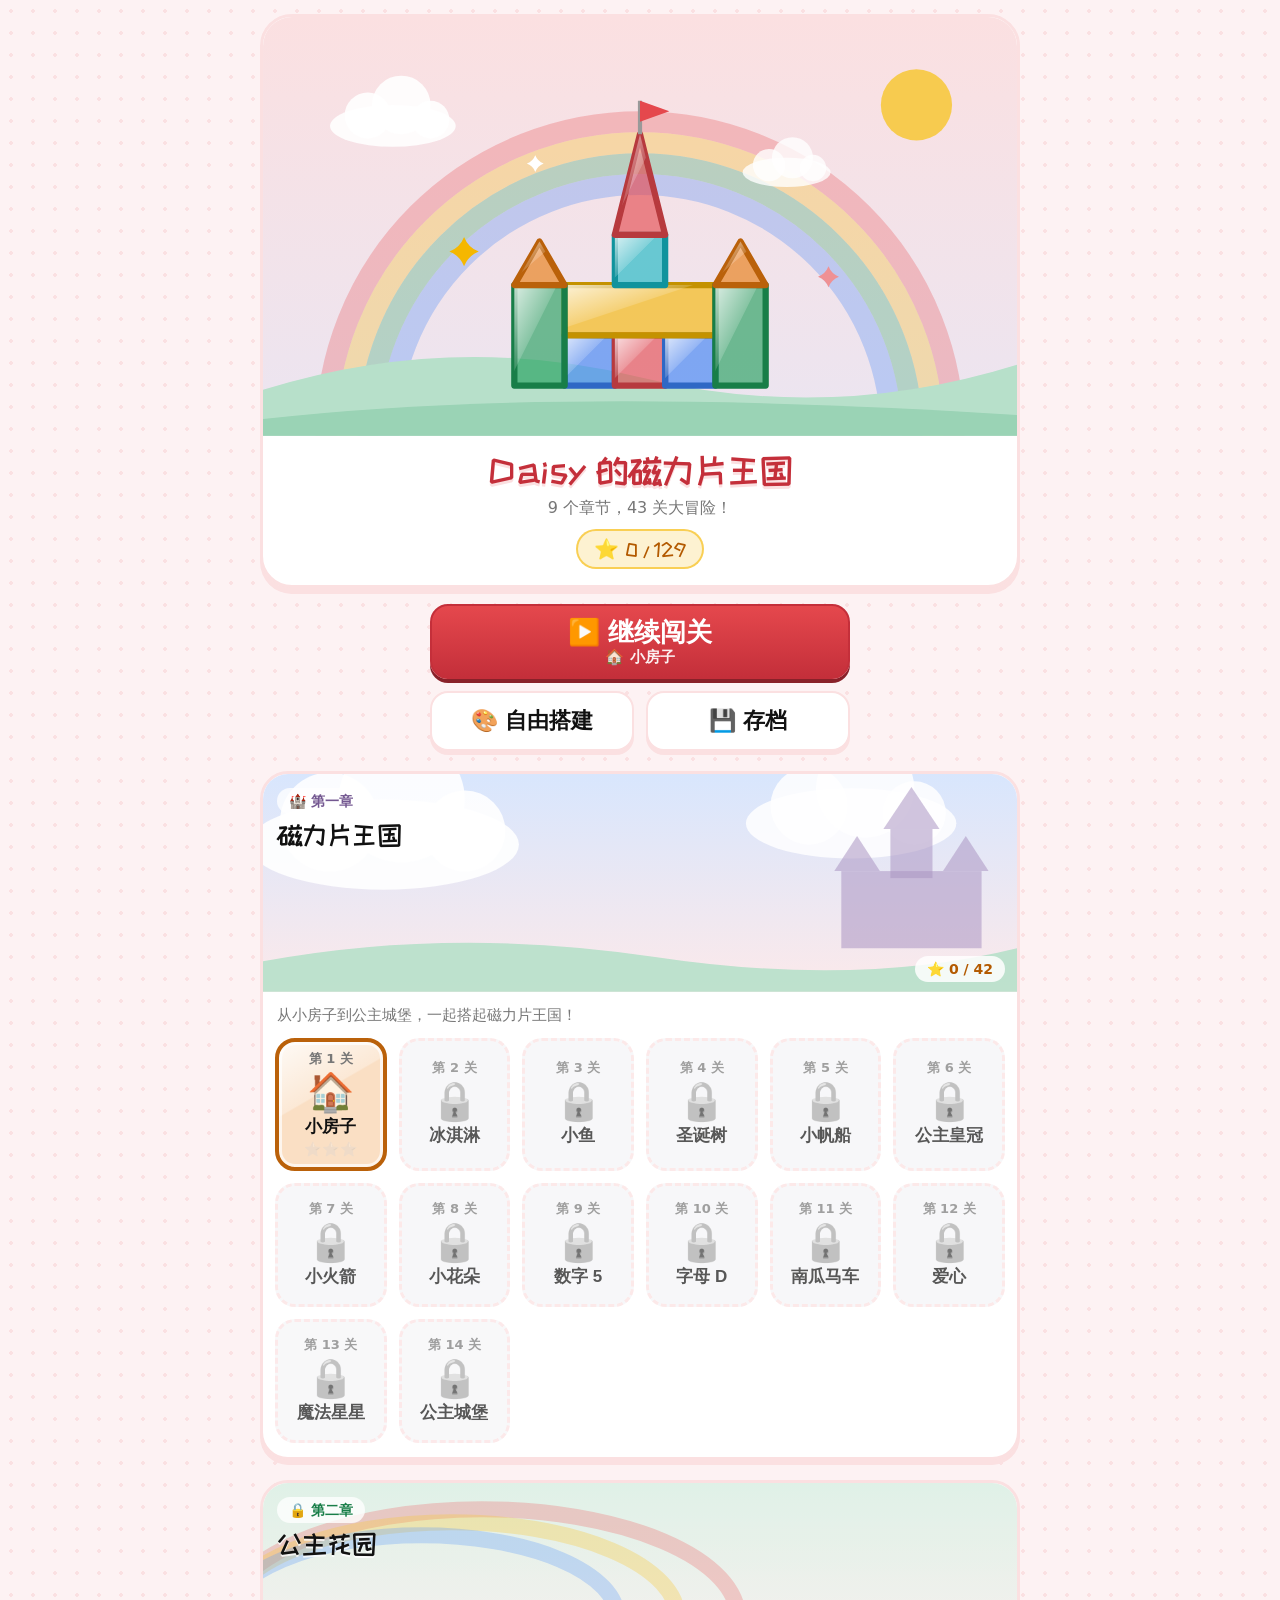
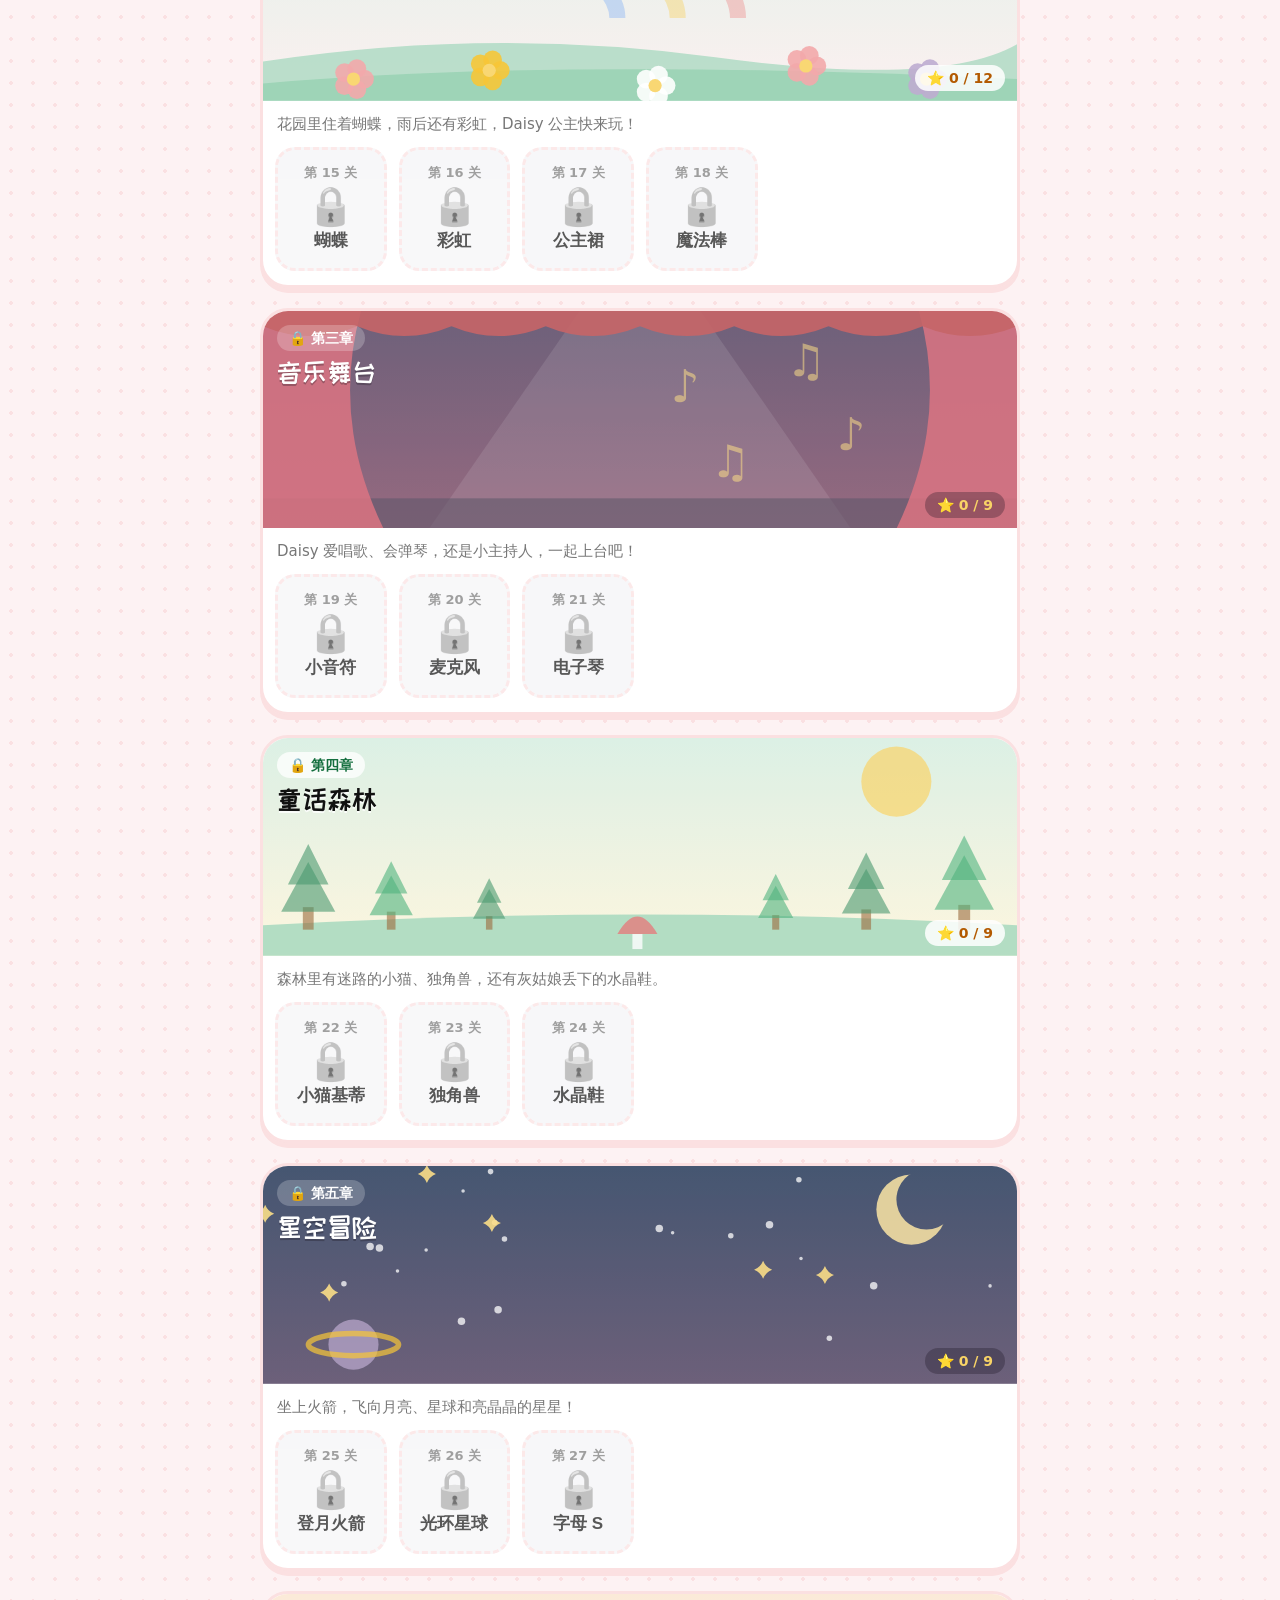
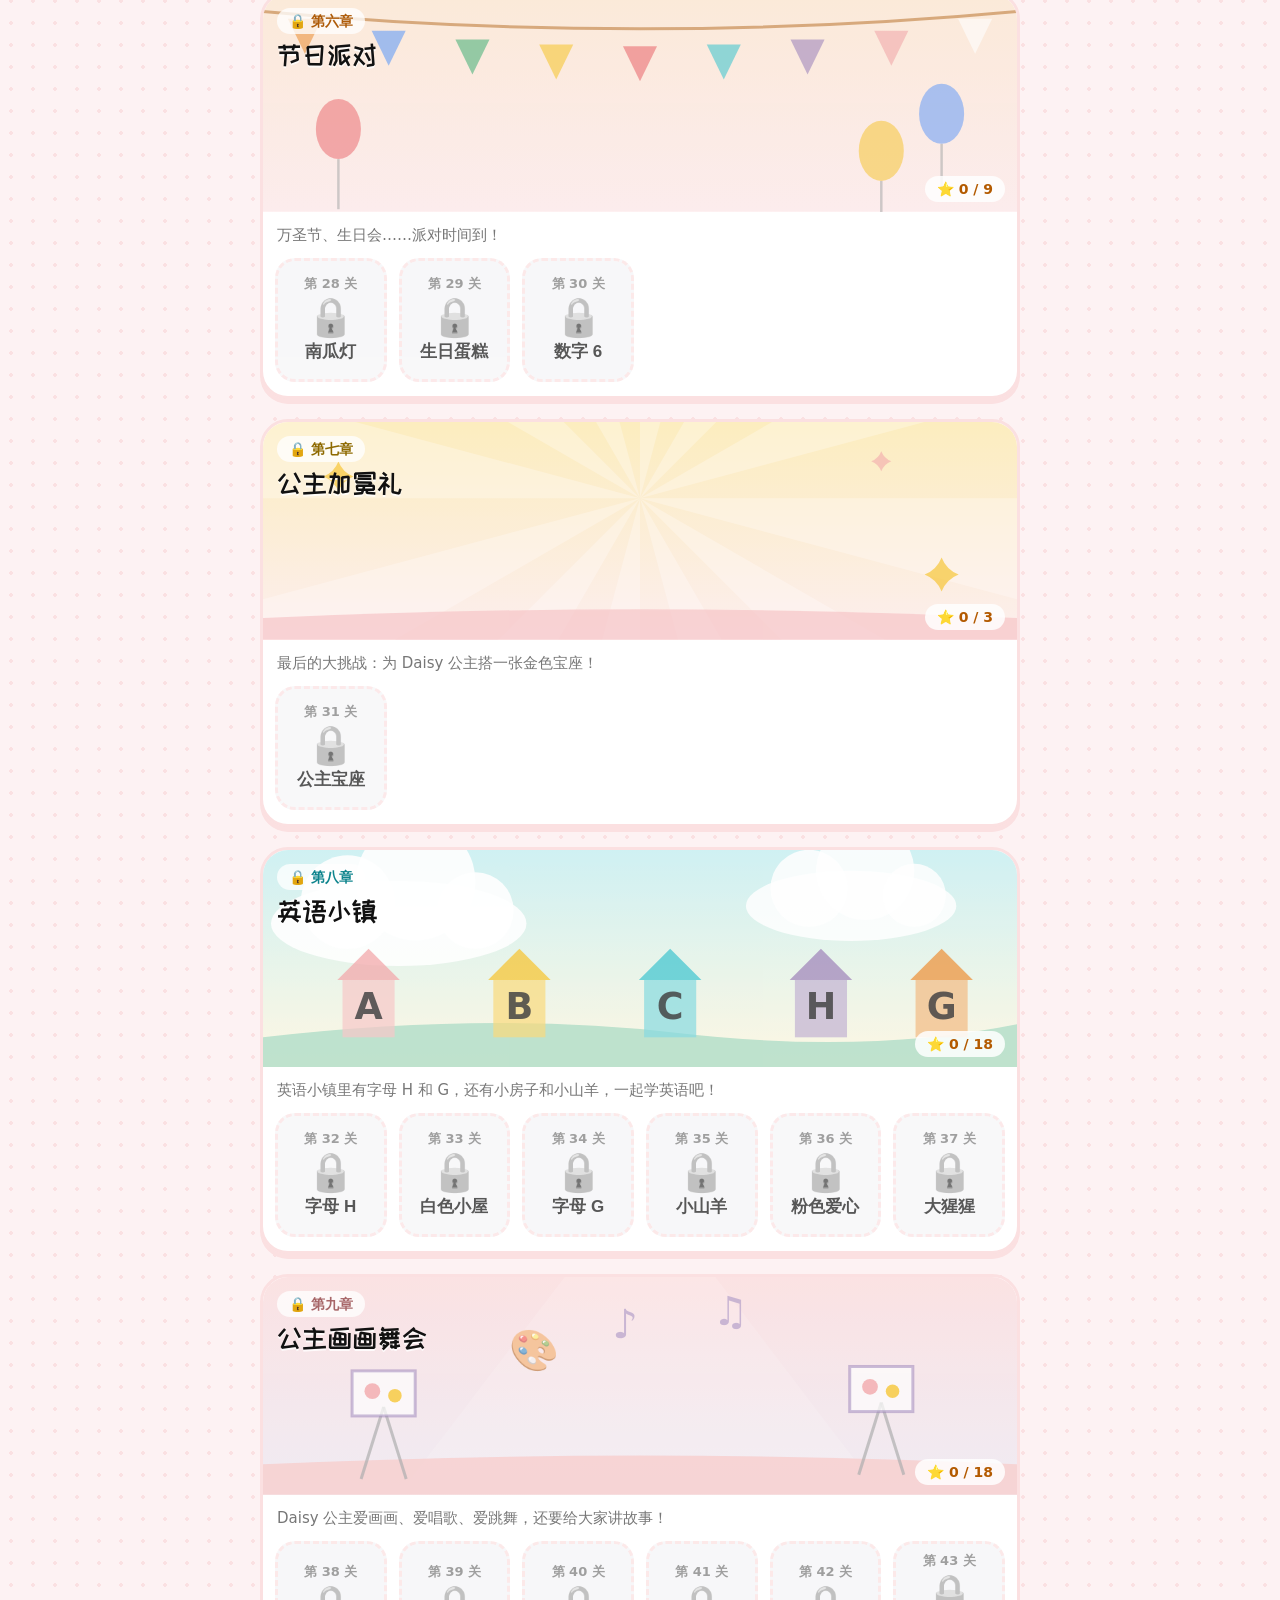
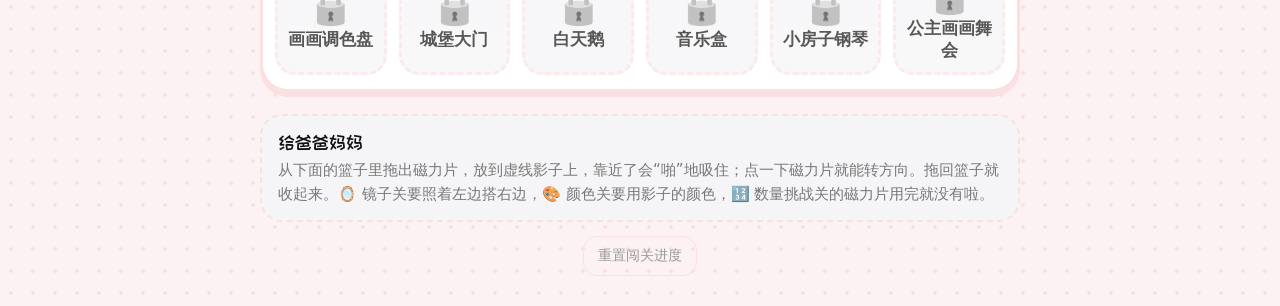
<file: tiles/index.html>
<!doctype html><html lang="zh-CN"><head><meta charset="utf-8"><meta name="viewport" content="width=device-width,initial-scale=1,viewport-fit=cover"><title>Daisy 的磁力片王国</title><meta name="apple-mobile-web-app-capable" content="yes"><meta name="mobile-web-app-capable" content="yes"><meta name="apple-mobile-web-app-title" content="磁力片王国"><link rel="icon" href="data:image/svg+xml,<svg xmlns='http://www.w3.org/2000/svg' viewBox='0 0 100 100'><text y='.9em' font-size='90'>👑</text></svg>"></head><body style="margin:0"><div id="root"></div><script src="bundle.js"></script></body></html>
</file>
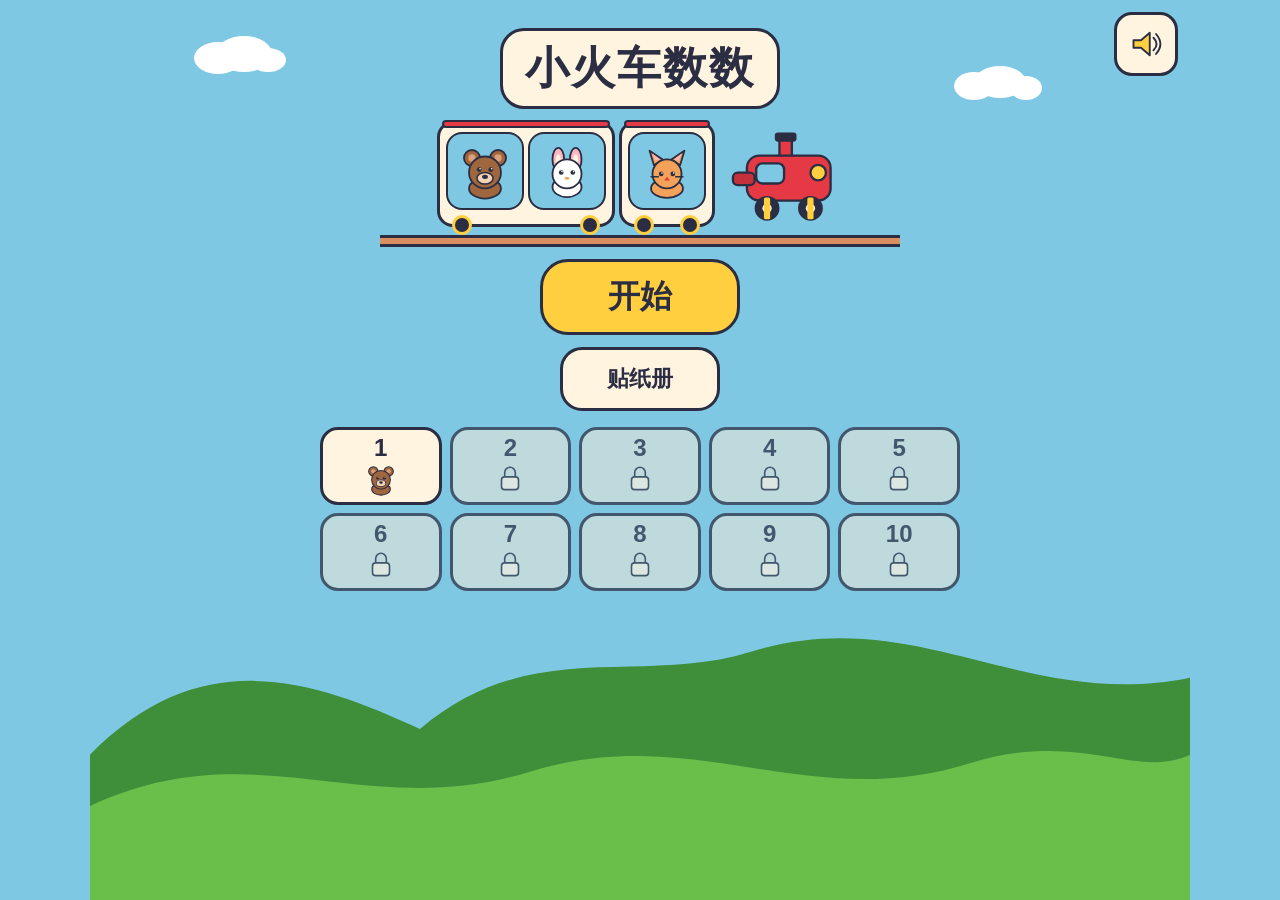
<file: train/index.html>
<!DOCTYPE html>
<html lang="zh-CN">
<head>
<meta charset="utf-8">
<meta name="viewport" content="width=device-width, initial-scale=1, viewport-fit=cover">
<title>小火车数数</title>
<style>:root {
  --sky: #7ec8e3;
  --grass: #6abf4b;
  --red: #e63946;
  --yellow: #ffcf3f;
  --cream: #fff4e0;
  --ink: #2b2d42;
  --brick: #d98e5f;
  --font: "Yuanti SC", "PingFang SC", "Hiragino Sans GB", "Noto Sans SC", sans-serif;
}

*,
*::before,
*::after {
  box-sizing: border-box;
  -webkit-tap-highlight-color: transparent;
}

html,
body {
  margin: 0;
  padding: 0;
  width: 100%;
  min-height: 100%;
  overflow-x: hidden;
  background-color: var(--sky);
  color: var(--ink);
  font-family: var(--font);
  user-select: none;
}

[hidden] {
  display: none !important;
}

button {
  font-family: var(--font);
  color: var(--ink);
  background: var(--cream);
  border: 3px solid var(--ink);
  border-radius: 20px;
  min-width: 64px;
  min-height: 64px;
  padding: 8px 14px;
  font-size: 20px;
  font-weight: 800;
  cursor: pointer;
  display: inline-flex;
  align-items: center;
  justify-content: center;
  gap: 6px;
  touch-action: manipulation;
}

button:active:not(:disabled) {
  transform: translateY(2px);
}

button:focus-visible {
  outline: 4px solid var(--yellow);
  outline-offset: 3px;
}

button:disabled {
  cursor: not-allowed;
  opacity: 0.72;
}

#app {
  position: relative;
  width: 100%;
  max-width: 1100px;
  min-height: 100vh;
  min-height: 100dvh;
  margin: 0 auto;
  padding: 12px 12px 20px;
  overflow: hidden;
  display: flex;
  flex-direction: column;
}

/* Scenery background */
.scenery {
  position: absolute;
  inset: 0;
  pointer-events: none;
  z-index: 0;
  overflow: hidden;
}

.cloud {
  position: absolute;
  width: 120px;
  height: 60px;
}

.cloud-a {
  top: 22px;
  left: 8%;
}

.cloud-b {
  top: 52px;
  right: 12%;
}

.hills {
  position: absolute;
  left: 0;
  right: 0;
  bottom: 0;
  width: 100%;
  height: 38%;
}

/* Sound button */
#btn-sound {
  position: absolute;
  top: 12px;
  right: 12px;
  z-index: 20;
  width: 64px;
  height: 64px;
  padding: 8px;
  border-radius: 18px;
  background: var(--cream);
}

#btn-sound svg {
  width: 40px;
  height: 40px;
}

section[data-screen] {
  position: relative;
  z-index: 2;
  flex: 1;
  display: flex;
  flex-direction: column;
  align-items: center;
  width: 100%;
}

/* Home screen */
section[data-screen="home"] {
  padding-top: 8px;
  gap: 12px;
}

#title {
  margin: 8px 0 0;
  padding: 8px 22px;
  background: var(--cream);
  border: 3px solid var(--ink);
  border-radius: 24px;
  font-size: clamp(28px, 6vw, 44px);
  font-weight: 900;
  letter-spacing: 2px;
  text-align: center;
}

#home-train {
  width: 100%;
  max-width: 520px;
  display: flex;
  justify-content: center;
}

.home-train-scene {
  width: 100%;
  display: flex;
  flex-direction: column;
  align-items: center;
}

#btn-play {
  min-width: 200px;
  min-height: 76px;
  padding: 12px 36px;
  font-size: 32px;
  font-weight: 900;
  background: var(--yellow);
  border-width: 3px;
  border-radius: 28px;
}

#btn-stickers {
  min-width: 160px;
  min-height: 64px;
  padding: 10px 24px;
  font-size: 22px;
  font-weight: 900;
  background: var(--cream);
  border-radius: 22px;
}

#level-grid {
  width: 100%;
  max-width: 640px;
  display: grid;
  grid-template-columns: repeat(5, minmax(0, 1fr));
  gap: 8px;
  margin-top: 4px;
}

@media (max-width: 420px) {
  #level-grid {
    grid-template-columns: repeat(5, minmax(0, 1fr));
    gap: 6px;
  }
}

button.level {
  min-width: 64px;
  min-height: 76px;
  padding: 6px 4px;
  border-radius: 18px;
  background: var(--cream);
  display: flex;
  flex-direction: column;
  align-items: center;
  justify-content: center;
  gap: 2px;
}

button.level.completed {
  background: var(--yellow);
}

button.level.locked {
  background: #d8e2dc;
}

.level-num {
  font-size: 24px;
  font-weight: 900;
  line-height: 1;
}

.mini-head,
.level-lock {
  width: 34px;
  height: 34px;
  display: inline-flex;
  align-items: center;
  justify-content: center;
}

.mini-head svg,
.level-lock svg {
  width: 100%;
  height: 100%;
}

/* Play Screen */
section[data-screen="play"] {
  justify-content: space-between;
  gap: 10px;
  padding-right: 0;
}

.play-bar {
  width: 100%;
  display: flex;
  align-items: center;
  gap: 8px;
  padding-right: 72px;
}

#btn-home,
#btn-say,
#btn-book-home {
  width: 64px;
  height: 64px;
  padding: 8px;
  flex-shrink: 0;
  background: var(--cream);
}

#btn-home svg,
#btn-say svg,
#btn-book-home svg {
  width: 40px;
  height: 40px;
}

#prompt-text {
  flex: 1;
  margin: 0;
  padding: 10px 14px;
  background: var(--cream);
  border: 3px solid var(--ink);
  border-radius: 20px;
  font-size: clamp(20px, 4.5vw, 28px);
  font-weight: 900;
  text-align: center;
}

/* Rail & Train */
#rail {
  width: 100%;
  position: relative;
  display: flex;
  flex-direction: column;
  align-items: center;
  justify-content: flex-end;
  min-height: 170px;
  overflow: hidden;
  padding-top: 12px;
}

.train-stage {
  width: 100%;
  display: flex;
  justify-content: center;
  align-items: flex-end;
}

.train-stage.entering {
  animation: train-enter 1.2s cubic-bezier(0.22, 1, 0.36, 1) both;
}

.train-stage.departing {
  animation: train-depart 0.68s cubic-bezier(0.5, 0, 0.85, 0.4) forwards;
}

.train-stage.entering .wheel,
.train-stage.departing .wheel,
.train-stage.entering .car-wheel,
.train-stage.departing .car-wheel {
  animation: wheel-spin 0.45s linear infinite;
}

@keyframes train-enter {
  from {
    transform: translateX(-110%);
  }
  to {
    transform: translateX(0);
  }
}

@keyframes train-depart {
  from {
    transform: translateX(0);
  }
  to {
    transform: translateX(115%);
  }
}

@keyframes wheel-spin {
  from {
    transform: rotate(0deg);
  }
  to {
    transform: rotate(360deg);
  }
}

.train-assembly {
  display: flex;
  align-items: flex-end;
  justify-content: center;
  gap: 4px;
  max-width: 100%;
  flex-wrap: nowrap;
}

.cars {
  display: flex;
  align-items: flex-end;
  gap: 4px;
  flex-wrap: wrap;
  justify-content: center;
}

.car {
  position: relative;
  background: var(--cream);
  border: 3px solid var(--ink);
  border-radius: 16px;
  padding: 6px 6px 14px;
  display: flex;
  flex-direction: column;
  align-items: center;
}

.car-roof {
  width: calc(100% + 8px);
  height: 8px;
  background: var(--red);
  border: 2.5px solid var(--ink);
  border-radius: 8px;
  margin-top: -10px;
  margin-bottom: 4px;
}

.car-body {
  display: flex;
  align-items: center;
  gap: 4px;
}

@media (max-width: 680px) {
  .train-assembly {
    flex-wrap: wrap;
  }
}

.car-wheels {
  position: absolute;
  bottom: -11px;
  left: 12px;
  right: 12px;
  display: flex;
  justify-content: space-between;
  pointer-events: none;
}

.car-wheel {
  width: 20px;
  height: 20px;
  border-radius: 50%;
  background: var(--ink);
  border: 3px solid var(--yellow);
}

.loco-wrap {
  position: relative;
  width: 124px;
  height: 104px;
  flex-shrink: 0;
  display: flex;
  align-items: flex-end;
}

.loco {
  width: 100%;
  height: 100%;
  display: block;
}

.loco .wheel {
  transform-box: fill-box;
  transform-origin: center;
}

.deco-animal {
  width: 58px;
  height: 58px;
  display: inline-flex;
}

.deco-animal svg {
  width: 100%;
  height: 100%;
}

.rail-track {
  width: 100%;
  height: 12px;
  background: var(--brick);
  border-top: 3px solid var(--ink);
  border-bottom: 3px solid var(--ink);
  margin-top: 8px;
}

/* Steam particles */
.steam-box {
  position: absolute;
  top: -18px;
  left: 52px;
  width: 40px;
  height: 40px;
  pointer-events: none;
}

.steam-puff {
  position: absolute;
  width: 18px;
  height: 18px;
  border-radius: 50%;
  background: #ffffff;
  border: 2px solid var(--ink);
  animation: puff-rise 0.6s ease-out forwards;
  animation-delay: calc(var(--i, 0) * 0.05s);
}

@keyframes puff-rise {
  from {
    opacity: 0.95;
    transform: translate(0, 0) scale(0.6);
  }
  to {
    opacity: 0;
    transform: translate(-28px, -36px) scale(1.4);
  }
}

/* Platform & Passengers */
#platform {
  width: 100%;
  min-height: 170px;
  background: var(--brick);
  border: 3px solid var(--ink);
  border-radius: 24px;
  padding: 12px;
  display: flex;
  flex-wrap: wrap;
  align-items: center;
  justify-content: center;
  gap: 10px;
}

button.passenger {
  width: 72px;
  height: 72px;
  min-width: 72px;
  min-height: 72px;
  padding: 4px;
  border-radius: 18px;
  background: var(--cream);
  border: 2.5px solid var(--ink);
}

.seat {
  width: 78px;
  height: 78px;
  background: var(--sky);
  border: 2.5px solid var(--ink);
  border-radius: 16px;
  display: flex;
  align-items: center;
  justify-content: center;
  position: relative;
}

.seat button.passenger {
  width: 72px;
  height: 72px;
  min-width: 72px;
  min-height: 72px;
  border-radius: 14px;
  background: var(--yellow);
}

button.passenger svg {
  width: 100%;
  height: 100%;
}

button.passenger.hop-up,
button.passenger.hop-down {
  animation: hop-pop 0.25s ease-out;
}

button.passenger.shake {
  animation: head-shake 0.32s ease-in-out;
}

@keyframes hop-pop {
  0% {
    transform: scale(0.75) translateY(10px);
  }
  60% {
    transform: scale(1.08) translateY(-6px);
  }
  100% {
    transform: scale(1) translateY(0);
  }
}

@keyframes head-shake {
  0%,
  100% {
    transform: translateX(0);
  }
  25% {
    transform: translateX(-8px) rotate(-6deg);
  }
  75% {
    transform: translateX(8px) rotate(6deg);
  }
}

/* HUD: Count Card & Go Flag */
#hud {
  width: 100%;
  display: flex;
  align-items: center;
  justify-content: flex-end;
  gap: 14px;
}

#count-card {
  background: var(--cream);
  border: 3px solid var(--ink);
  border-radius: 22px;
  padding: 6px 18px 10px;
  min-width: 110px;
  display: flex;
  flex-direction: column;
  align-items: center;
}

#count-num {
  font-size: 72px;
  font-weight: 900;
  line-height: 1;
  color: var(--ink);
}

#count-dots {
  display: flex;
  gap: 6px;
  min-height: 16px;
  margin-top: 4px;
  flex-wrap: wrap;
  justify-content: center;
}

.dot {
  width: 14px;
  height: 14px;
  border-radius: 50%;
  background: var(--grass);
  border: 2px solid var(--ink);
}

.dot.dot-extra {
  background: var(--red);
}

#btn-go {
  width: 84px;
  height: 84px;
  min-width: 84px;
  min-height: 84px;
  border-radius: 24px;
  background: #cfd8dc;
  filter: grayscale(0.85);
}

#btn-go svg {
  width: 52px;
  height: 52px;
}

#btn-go.ready {
  background: var(--yellow);
  filter: none;
  animation: flag-bounce 0.9s ease-in-out infinite;
}

@keyframes flag-bounce {
  0%,
  100% {
    transform: translateY(0);
  }
  50% {
    transform: translateY(-5px);
  }
}

/* Reward Modal */
#reward {
  position: fixed;
  inset: 0;
  background: rgba(43, 45, 66, 0.55);
  z-index: 40;
  display: flex;
  align-items: center;
  justify-content: center;
  padding: 16px;
}

#reward-card {
  position: relative;
  width: 100%;
  max-width: 380px;
  background: var(--cream);
  border: 3px solid var(--ink);
  border-radius: 28px;
  padding: 20px;
  display: flex;
  flex-direction: column;
  align-items: center;
  gap: 12px;
  overflow: hidden;
}

#reward-cheer {
  margin: 0;
  font-size: 36px;
  font-weight: 900;
  color: var(--red);
}

#reward-sticker {
  width: 150px;
  height: 150px;
}

#reward-sticker svg {
  width: 100%;
  height: 100%;
}

#confetti {
  position: absolute;
  inset: 0;
  pointer-events: none;
  overflow: hidden;
}

.confetti-piece {
  position: absolute;
  top: -12px;
  width: 12px;
  height: 12px;
  border: 2px solid var(--ink);
  border-radius: 3px;
  animation: confetti-fall 1.1s ease-out forwards;
}

@keyframes confetti-fall {
  from {
    transform: translateY(0) rotate(0deg);
    opacity: 1;
  }
  to {
    transform: translateY(280px) rotate(220deg);
    opacity: 0;
  }
}

#btn-next {
  width: 100%;
  min-height: 68px;
  font-size: 26px;
  font-weight: 900;
  background: var(--yellow);
}

#btn-reward-home {
  width: 100%;
  min-height: 64px;
  font-size: 22px;
  background: var(--cream);
}

/* Stickers Book Screen */
section[data-screen="stickers"] {
  gap: 14px;
}

.book-bar {
  width: 100%;
  display: flex;
  align-items: center;
  gap: 12px;
  padding-right: 72px;
}

.book-bar h2 {
  margin: 0;
  padding: 10px 20px;
  background: var(--cream);
  border: 3px solid var(--ink);
  border-radius: 20px;
  font-size: 28px;
  font-weight: 900;
}

#sticker-empty {
  margin: 0;
  padding: 12px 20px;
  background: var(--yellow);
  border: 3px solid var(--ink);
  border-radius: 20px;
  font-size: 22px;
  font-weight: 900;
  text-align: center;
}

#sticker-book {
  width: 100%;
  max-width: 680px;
  display: grid;
  grid-template-columns: repeat(5, minmax(0, 1fr));
  gap: 10px;
}

@media (max-width: 480px) {
  #sticker-book {
    grid-template-columns: repeat(2, minmax(0, 1fr));
  }
}

.sticker {
  aspect-ratio: 1 / 1;
  min-height: 92px;
  background: rgba(255, 244, 224, 0.55);
  border: 3px dashed var(--ink);
  border-radius: 22px;
  display: flex;
  align-items: center;
  justify-content: center;
  padding: 8px;
}

.sticker.earned {
  background: var(--cream);
  border-style: solid;
}

.sticker svg {
  width: 100%;
  height: 100%;
}

.sticker-slot-num {
  font-size: 32px;
  font-weight: 900;
  opacity: 0.45;
}

@media (prefers-reduced-motion: reduce) {
  *,
  *::before,
  *::after {
    animation-duration: 0.001ms !important;
    animation-iteration-count: 1 !important;
    transition-duration: 0.001ms !important;
  }
}

/* 窄屏火车：每节车厢一行、右对齐，车头挂在最后一节车厢右侧（不掉到车厢下方） */
@media (max-width: 680px) {
  .train-assembly { display: grid; grid-template-columns: auto auto; justify-content: center; align-items: end; column-gap: 3px; row-gap: 18px; }
  .cars { display: contents; }
  .car { grid-column: 1; justify-self: end; }
  .loco-wrap { grid-column: 2; grid-row: 1; width: 92px; height: 78px; }
  .train-assembly[data-cars="2"] .loco-wrap { grid-row: 2; }
  .train-assembly[data-cars="3"] .loco-wrap { grid-row: 3; }
  .car-body { gap: 3px; }
}
@media (max-width: 420px) {
  .car { padding: 6px 5px 14px; }
  .seat { width: 76px; height: 76px; }
}
@media (max-width: 380px) {
  .loco-wrap { width: 78px; height: 66px; }
}

/* Phone: keep the count card and go flag always reachable (designer fix, Oct 28) */
@media (max-width: 680px) {
  #hud {
    position: fixed;
    left: 50%;
    transform: translateX(-50%);
    bottom: max(10px, env(safe-area-inset-bottom));
    z-index: 20;
    justify-content: center;
    background: rgba(255, 244, 224, 0.94);
    border: 3px solid var(--ink);
    border-radius: 28px;
    padding: 8px 14px;
    width: auto;
    margin: 0;
    box-shadow: 0 4px 0 var(--ink);
  }
  [data-screen="play"] { padding-bottom: 130px; }
  #count-card { padding: 2px 14px 6px; min-width: 92px; border-width: 2px; }
  #count-num { font-size: 56px; }
  #btn-go { width: 72px; height: 72px; min-width: 72px; min-height: 72px; }
}

/* Sound toggle lives on home only; on play the speaker means "say again" (designer fix) */
body:has([data-screen="play"]:not([hidden])) #btn-sound { display: none; }</style>
</head>
<body>
<div id="app">
  <button type="button" id="btn-sound" aria-pressed="true" aria-label="声音开着"></button>
  <section data-screen="home">
    <h1 id="title">小火车数数</h1>
    <div id="home-train"></div>
    <button type="button" id="btn-play">开始</button>
    <button type="button" id="btn-stickers" aria-label="贴纸册">贴纸册</button>
    <div id="level-grid"></div>
  </section>
  <section data-screen="play" hidden>
    <header class="play-bar">
      <button type="button" id="btn-home" aria-label="回首页"></button>
      <p id="prompt-text"></p>
      <button type="button" id="btn-say" aria-label="再说一遍"></button>
    </header>
    <div id="rail"></div>
    <div id="platform"></div>
    <div id="hud">
      <div id="count-card" aria-live="polite">
        <div id="count-num">0</div>
        <div id="count-dots"></div>
      </div>
      <button type="button" id="btn-go" aria-label="发车"></button>
    </div>
    <div id="reward" hidden>
      <div id="reward-card">
        <p id="reward-cheer">真棒！</p>
        <div id="reward-sticker"></div>
        <div id="confetti"></div>
        <button type="button" id="btn-next">下一关</button>
        <button type="button" id="btn-reward-home" aria-label="回首页">回首页</button>
      </div>
    </div>
  </section>
  <section data-screen="stickers" hidden>
    <header class="book-bar">
      <button type="button" id="btn-book-home" aria-label="回首页"></button>
      <h2>贴纸册</h2>
    </header>
    <p id="sticker-empty" hidden>开火车就能拿到贴纸</p>
    <div id="sticker-book"></div>
  </section>
</div>
<script>
(function () {
"use strict";
// --- levels.js ---
const LEVELS = [
  { target: 'bear', count: 1, crowd: { bear: 3 } },
  { target: 'bear', count: 2, crowd: { bear: 4 } },
  { target: 'rabbit', count: 3, crowd: { rabbit: 5 } },
  { target: 'rabbit', count: 4, crowd: { rabbit: 6 } },
  { target: 'cat', count: 5, crowd: { cat: 7 } },
  { target: 'bear', count: 3, crowd: { bear: 3, rabbit: 3 } },
  { target: 'rabbit', count: 4, crowd: { bear: 3, rabbit: 5 } },
  { target: 'cat', count: 5, crowd: { cat: 6, bear: 3 } },
  { target: 'bear', count: 6, crowd: { bear: 7, cat: 2 } },
  { target: 'rabbit', count: 7, crowd: { rabbit: 8, bear: 2 } },
];

// --- state.js ---
const STORAGE_KEY = 'daisyTrain.v1';

const KINDS = ['bear', 'rabbit', 'cat'];

function freshProgress() {
  return { unlocked: 1, stickers: [], sound: true };
}

function normalize(data) {
  if (!data || typeof data !== 'object' || Array.isArray(data)) return null;
  const { unlocked, stickers, sound } = data;
  if (!Number.isInteger(unlocked) || unlocked < 1 || unlocked > 10) return null;
  if (typeof sound !== 'boolean') return null;
  if (!Array.isArray(stickers)) return null;
  const clean = [];
  for (const n of stickers) {
    if (!Number.isInteger(n) || n < 1 || n > 10) return null;
    if (!clean.includes(n)) clean.push(n);
  }
  return { unlocked, stickers: clean, sound };
}
function seatCountFor(level) {
  const spec = LEVELS[level - 1];
  if (!spec) return 0;
  return Math.min(9, spec.count + 2);
}
function createGame(storage) {
  function readRaw() {
    try {
      return storage.getItem(STORAGE_KEY);
    } catch {
      return null;
    }
  }

  function write(progress) {
    try {
      storage.setItem(STORAGE_KEY, JSON.stringify(progress));
    } catch {
      /* storage may be blocked; keep memory copy */
    }
  }

  let progress;
  const raw = readRaw();
  if (raw == null || raw === '') {
    progress = freshProgress();
  } else {
    let parsed = null;
    try {
      parsed = JSON.parse(raw);
    } catch {
      parsed = null;
    }
    const ok = normalize(parsed);
    if (!ok) {
      progress = freshProgress();
      write(progress);
    } else {
      progress = ok;
    }
  }

  let level = null;
  /** @type {{id:string,kind:string,seat:number|null,order:number}[]} */
  let actors = [];
  let order = 0;

  function spec() {
    return level ? LEVELS[level - 1] : null;
  }

  function startLevel(n) {
    const num = Number(n);
    if (!Number.isInteger(num) || num < 1 || num > LEVELS.length) return false;
    level = num;
    actors = [];
    order = 0;
    const crowd = LEVELS[num - 1].crowd;
    let i = 1;
    for (const kind of KINDS) {
      const c = crowd[kind] || 0;
      for (let k = 0; k < c; k += 1) {
        actors.push({ id: 'a' + i, kind, seat: null, order: 0 });
        i += 1;
      }
    }
    return true;
  }

  function find(id) {
    return actors.find((a) => a.id === id) || null;
  }

  function board(id) {
    const s = spec();
    if (!s) return { ok: false, reason: 'idle' };
    const actor = find(id);
    if (!actor) return { ok: false, reason: 'missing' };
    if (actor.seat != null) return { ok: false, reason: 'aboard' };
    if (actor.kind !== s.target) return { ok: false, reason: 'kind' };
    const total = seatCountFor(level);
    const used = new Set(actors.filter((a) => a.seat != null).map((a) => a.seat));
    let seat = -1;
    for (let i = 0; i < total; i += 1) {
      if (!used.has(i)) {
        seat = i;
        break;
      }
    }
    if (seat < 0) return { ok: false, reason: 'full' };
    order += 1;
    actor.seat = seat;
    actor.order = order;
    return { ok: true, seat };
  }

  function unboard(id) {
    const actor = find(id);
    if (!actor || actor.seat == null) return { ok: false, reason: 'platform' };
    actor.seat = null;
    actor.order = 0;
    return { ok: true };
  }

  function targetCount() {
    const s = spec();
    if (!s) return 0;
    return actors.filter((a) => a.seat != null && a.kind === s.target).length;
  }

  function isComplete() {
    const s = spec();
    if (!s) return false;
    return targetCount() === s.count;
  }

  function finishLevel() {
    if (!isComplete() || level == null) return false;
    if (!progress.stickers.includes(level)) progress.stickers.push(level);
    progress.stickers.sort((a, b) => a - b);
    const next = Math.min(10, level + 1);
    if (progress.unlocked < next) progress.unlocked = next;
    if (progress.unlocked > 10) progress.unlocked = 10;
    write(progress);
    return true;
  }

  function progressView() {
    return {
      unlocked: progress.unlocked,
      stickers: progress.stickers.slice(),
      sound: progress.sound,
    };
  }

  function setSound(on) {
    progress.sound = Boolean(on);
    write(progress);
    return progress.sound;
  }

  function extras() {
    const s = spec();
    if (!s) return [];
    const aboard = actors
      .filter((a) => a.seat != null && a.kind === s.target)
      .sort((a, b) => b.order - a.order);
    const over = aboard.length - s.count;
    if (over <= 0) return [];
    return aboard.slice(0, over).map((a) => a.id);
  }

  return {
    startLevel,
    board,
    unboard,
    targetCount,
    isComplete,
    finishLevel,
    progress: progressView,
    setSound,
    extras,
    passengers() {
      return actors.map((a) => ({ id: a.id, kind: a.kind, seat: a.seat }));
    },
    boarded() {
      return actors
        .filter((a) => a.seat != null)
        .sort((a, b) => a.seat - b.seat)
        .map((a) => ({ id: a.id, kind: a.kind }));
    },
    target() {
      return spec() ? spec().target : null;
    },
    need() {
      return spec() ? spec().count : 0;
    },
    level() {
      return level;
    },
    seats() {
      return level ? seatCountFor(level) : 0;
    },
  };
}

// --- audio.js ---
let ctx = null;
let soundOn = true;
let unlocked = false;

function context() {
  const AC = globalThis.AudioContext || globalThis.webkitAudioContext;
  if (!AC) return null;
  if (!ctx) ctx = new AC();
  return ctx;
}
function setAudioEnabled(on) {
  soundOn = Boolean(on);
}
function unlockAudio() {
  try {
    const c = context();
    if (!c) return;
    unlocked = true;
    if (c.state === 'suspended') {
      c.resume().catch(() => {});
    }
  } catch {
    /* ignore */
  }
}

function envGain(c, start, dur, peak) {
  const g = c.createGain();
  g.gain.setValueAtTime(0.0001, start);
  g.gain.exponentialRampToValueAtTime(Math.max(peak, 0.0002), start + 0.02);
  g.gain.exponentialRampToValueAtTime(0.0001, start + dur);
  return g;
}

function blip(type, freq, dur, peak, delay) {
  try {
    if (!soundOn) return;
    const c = context();
    if (!c) return;
    if (c.state === 'suspended' && unlocked) c.resume().catch(() => {});
    const t = c.currentTime + (delay || 0);
    const o = c.createOscillator();
    o.type = type;
    o.frequency.setValueAtTime(freq, t);
    const g = envGain(c, t, dur, peak);
    o.connect(g);
    g.connect(c.destination);
    o.start(t);
    o.stop(t + dur + 0.03);
  } catch {
    /* ignore */
  }
}
function pop() {
  blip('sine', 520, 0.12, 0.18, 0);
  blip('triangle', 780, 0.1, 0.08, 0.02);
}
function boop() {
  blip('sine', 280, 0.16, 0.16, 0);
  blip('sine', 180, 0.14, 0.08, 0.04);
}
function hmm() {
  blip('sine', 196, 0.16, 0.14, 0);
  blip('sine', 146, 0.2, 0.12, 0.16);
}

/** Two square voices through a lowpass, about 0.6s. */
function whistle() {
  try {
    if (!soundOn) return;
    const c = context();
    if (!c) return;
    if (c.state === 'suspended' && unlocked) c.resume().catch(() => {});
    const t = c.currentTime;
    const dur = 0.6;
    const filter = c.createBiquadFilter();
    filter.type = 'lowpass';
    filter.frequency.setValueAtTime(1400, t);
    filter.Q.value = 0.7;
    const master = envGain(c, t, dur, 0.2);
    filter.connect(master);
    master.connect(c.destination);
    [523, 659].forEach((freq) => {
      const o = c.createOscillator();
      o.type = 'square';
      o.frequency.setValueAtTime(freq, t);
      o.frequency.linearRampToValueAtTime(freq * 1.04, t + dur);
      o.connect(filter);
      o.start(t);
      o.stop(t + dur + 0.02);
    });
  } catch {
    /* ignore */
  }
}
function say(text) {
  try {
    if (!soundOn) return;
    const synth = globalThis.speechSynthesis;
    if (!synth || typeof globalThis.SpeechSynthesisUtterance !== 'function') return;
    const u = new SpeechSynthesisUtterance(String(text));
    u.lang = 'zh-CN';
    u.rate = 0.9;
    u.pitch = 1.1;
    synth.cancel();
    synth.speak(u);
  } catch {
    /* browsers without speech stay quiet */
  }
}

// --- art.js ---
const INK = '#2b2d42';

function svg(inner, box) {
  return `<svg viewBox="0 0 ${box} ${box}" aria-hidden="true">${inner}</svg>`;
}
function animal(kind) {
  if (kind === 'rabbit') {
    return svg(
      `<ellipse cx="28" cy="24" rx="8" ry="16" fill="#ffb7c5" stroke="${INK}" stroke-width="2.5"/>
      <ellipse cx="52" cy="24" rx="8" ry="16" fill="#ffb7c5" stroke="${INK}" stroke-width="2.5"/>
      <ellipse cx="28" cy="26" rx="3.5" ry="9" fill="#fff4e0"/>
      <ellipse cx="52" cy="26" rx="3.5" ry="9" fill="#fff4e0"/>
      <ellipse cx="40" cy="62" rx="20" ry="14" fill="#ffffff" stroke="${INK}" stroke-width="2.5"/>
      <circle cx="40" cy="44" r="20" fill="#ffffff" stroke="${INK}" stroke-width="2.5"/>
      <circle cx="32" cy="42" r="3.2" fill="${INK}"/>
      <circle cx="48" cy="42" r="3.2" fill="${INK}"/>
      <circle cx="33.1" cy="40.8" r="1.1" fill="#fff"/>
      <circle cx="49.1" cy="40.8" r="1.1" fill="#fff"/>
      <ellipse cx="40" cy="50" rx="3.2" ry="2.2" fill="#f4a259"/>`,
      80,
    );
  }
  if (kind === 'cat') {
    return svg(
      `<polygon points="22,32 16,12 34,24" fill="#f4a259" stroke="${INK}" stroke-width="2.5" stroke-linejoin="round"/>
      <polygon points="58,32 64,12 46,24" fill="#f4a259" stroke="${INK}" stroke-width="2.5" stroke-linejoin="round"/>
      <polygon points="24,26 20,16 30,24" fill="#ffb7c5"/>
      <polygon points="56,26 60,16 50,24" fill="#ffb7c5"/>
      <ellipse cx="40" cy="64" rx="22" ry="13" fill="#f4a259" stroke="${INK}" stroke-width="2.5"/>
      <circle cx="40" cy="44" r="20" fill="#f4a259" stroke="${INK}" stroke-width="2.5"/>
      <circle cx="32" cy="44" r="3.2" fill="${INK}"/>
      <circle cx="48" cy="44" r="3.2" fill="${INK}"/>
      <circle cx="33.1" cy="42.8" r="1.1" fill="#fff"/>
      <circle cx="49.1" cy="42.8" r="1.1" fill="#fff"/>
      <polygon points="40,48 36,53 44,53" fill="#e63946"/>
      <path d="M18 48 H28 M52 48 H62" stroke="${INK}" stroke-width="2" stroke-linecap="round"/>`,
      80,
    );
  }
  return svg(
    `<circle cx="22" cy="22" r="11" fill="#a0673f" stroke="${INK}" stroke-width="2.5"/>
    <circle cx="58" cy="22" r="11" fill="#a0673f" stroke="${INK}" stroke-width="2.5"/>
    <circle cx="22" cy="22" r="5" fill="#d9a07a"/>
    <circle cx="58" cy="22" r="5" fill="#d9a07a"/>
    <ellipse cx="40" cy="64" rx="22" ry="14" fill="#a0673f" stroke="${INK}" stroke-width="2.5"/>
    <circle cx="40" cy="42" r="22" fill="#a0673f" stroke="${INK}" stroke-width="2.5"/>
    <ellipse cx="40" cy="50" rx="11" ry="8" fill="#f3d2b5" stroke="${INK}" stroke-width="2"/>
    <ellipse cx="40" cy="48" rx="4" ry="3" fill="${INK}"/>
    <circle cx="32" cy="38" r="3.3" fill="${INK}"/>
    <circle cx="48" cy="38" r="3.3" fill="${INK}"/>
    <circle cx="33.2" cy="36.8" r="1.1" fill="#fff"/>
    <circle cx="49.2" cy="36.8" r="1.1" fill="#fff"/>`,
    80,
  );
}
function head(kind) {
  return `<span class="mini-head">${animal(kind)}</span>`;
}

const STICKER_COLORS = [
  '#e63946', '#ffcf3f', '#6abf4b', '#7ec8e3', '#f4a259',
  '#d98e5f', '#ffb7c5', '#a0673f', '#fff4e0', '#2b2d42',
];
function sticker(level, kind) {
  const bg = STICKER_COLORS[(level - 1) % STICKER_COLORS.length];
  const ink = bg === '#2b2d42' || bg === '#a0673f' || bg === '#e63946' ? '#fff4e0' : INK;
  return `<svg viewBox="0 0 120 120" aria-hidden="true">
    <path fill="${bg}" stroke="${INK}" stroke-width="3" d="M60 8
      C66 8 68 16 74 18 C80 20 90 16 94 22 C98 28 94 36 98 42
      C102 48 112 50 112 58 C112 66 102 70 98 76
      C94 82 98 92 92 98 C86 104 76 100 70 104
      C64 108 62 116 54 116 C46 116 44 108 38 104
      C32 100 22 104 16 98 C10 92 14 82 10 76
      C6 70 0 64 0 56 C0 48 8 46 12 40
      C16 34 12 24 18 18 C24 12 34 16 40 14
      C46 12 52 8 60 8 Z"/>
    <g transform="translate(20 22) scale(1)">${animal(kind).replace(/^<svg[^>]*>/, '').replace(/<\/svg>$/, '')}</g>
    <text x="60" y="108" text-anchor="middle" font-size="16" font-weight="900" fill="${ink}" font-family="Yuanti SC, PingFang SC, sans-serif">${level}</text>
  </svg>`;
}
function locomotive() {
  return `<svg class="loco" viewBox="0 0 160 130" aria-hidden="true">
    <rect x="78" y="18" width="16" height="28" rx="4" fill="#e63946" stroke="${INK}" stroke-width="3"/>
    <rect x="72" y="10" width="28" height="12" rx="4" fill="#2b2d42"/>
    <rect x="36" y="40" width="108" height="58" rx="16" fill="#e63946" stroke="${INK}" stroke-width="3"/>
    <rect x="48" y="50" width="36" height="26" rx="8" fill="#7ec8e3" stroke="${INK}" stroke-width="3"/>
    <circle cx="128" cy="62" r="10" fill="#ffcf3f" stroke="${INK}" stroke-width="3"/>
    <rect x="18" y="62" width="28" height="16" rx="6" fill="#c4313d" stroke="${INK}" stroke-width="3"/>
    <g class="wheel">
      <circle cx="62" cy="108" r="16" fill="#2b2d42"/>
      <circle cx="62" cy="108" r="6" fill="#fff4e0"/>
      <rect x="58" y="94" width="8" height="28" rx="2" fill="#ffcf3f"/>
    </g>
    <g class="wheel">
      <circle cx="118" cy="108" r="16" fill="#2b2d42"/>
      <circle cx="118" cy="108" r="6" fill="#fff4e0"/>
      <rect x="114" y="94" width="8" height="28" rx="2" fill="#ffcf3f"/>
    </g>
  </svg>`;
}
function icon(name) {
  if (name === 'home') {
    return `<svg viewBox="0 0 64 64" aria-hidden="true"><path d="M10 30 L32 12 L54 30 V52 H40 V38 H24 V52 H10 Z" fill="#fff4e0" stroke="${INK}" stroke-width="3" stroke-linejoin="round"/></svg>`;
  }
  if (name === 'speaker') {
    return `<svg viewBox="0 0 64 64" aria-hidden="true"><path d="M12 26 H24 L38 14 V50 L24 38 H12 Z" fill="#ffcf3f" stroke="${INK}" stroke-width="3" stroke-linejoin="round"/><path d="M44 24 Q52 32 44 40" fill="none" stroke="${INK}" stroke-width="3" stroke-linecap="round"/></svg>`;
  }
  if (name === 'flag') {
    return `<svg viewBox="0 0 64 64" aria-hidden="true"><rect x="14" y="8" width="6" height="48" rx="2" fill="${INK}"/><path d="M20 12 H52 L44 26 L52 40 H20 Z" fill="#6abf4b" stroke="${INK}" stroke-width="3" stroke-linejoin="round"/></svg>`;
  }
  if (name === 'lock') {
    return `<svg viewBox="0 0 64 64" aria-hidden="true"><rect x="16" y="28" width="32" height="24" rx="6" fill="#fff4e0" stroke="${INK}" stroke-width="3"/><path d="M22 28 V20 a10 10 0 0 1 20 0 V28" fill="none" stroke="${INK}" stroke-width="3"/></svg>`;
  }
  if (name === 'sound-off') {
    return `<svg viewBox="0 0 64 64" aria-hidden="true"><path d="M10 26 H22 L36 14 V50 L22 38 H10 Z" fill="#fff4e0" stroke="${INK}" stroke-width="3" stroke-linejoin="round"/><path d="M44 24 L56 40 M56 24 L44 40" stroke="${INK}" stroke-width="3" stroke-linecap="round"/></svg>`;
  }
  return `<svg viewBox="0 0 64 64" aria-hidden="true"><path d="M12 26 H24 L38 14 V50 L24 38 H12 Z" fill="#ffcf3f" stroke="${INK}" stroke-width="3" stroke-linejoin="round"/><path d="M44 22 Q54 32 44 42 M48 16 Q62 32 48 48" fill="none" stroke="${INK}" stroke-width="3" stroke-linecap="round"/></svg>`;
}
function scenery() {
  return `<div class="scenery" aria-hidden="true">
    <svg class="cloud cloud-a" viewBox="0 0 120 60"><ellipse cx="40" cy="36" rx="24" ry="16" fill="#fff"/><ellipse cx="66" cy="32" rx="28" ry="18" fill="#fff"/><ellipse cx="90" cy="38" rx="18" ry="12" fill="#fff"/></svg>
    <svg class="cloud cloud-b" viewBox="0 0 120 60"><ellipse cx="36" cy="34" rx="20" ry="14" fill="#fff"/><ellipse cx="62" cy="30" rx="26" ry="16" fill="#fff"/><ellipse cx="88" cy="36" rx="16" ry="12" fill="#fff"/></svg>
    <svg class="hills" viewBox="0 0 400 80" preserveAspectRatio="none"><path d="M0 80 L0 46 C40 20 80 28 120 40 C160 18 200 30 240 22 C300 10 340 36 400 28 L400 80 Z" fill="#3e8e3a"/><path d="M0 80 L0 58 C60 40 100 62 160 50 C220 38 260 60 320 48 C360 40 380 52 400 46 L400 80 Z" fill="#6abf4b"/></svg>
  </div>`;
}
function train(seats) {
  const total = Math.max(1, Math.min(9, Number(seats) || 3));
  const carSizes = [];
  if (total <= 6) {
    const first = Math.ceil(total / 2);
    carSizes.push(first);
    if (total - first > 0) carSizes.push(total - first);
  } else {
    const first = Math.ceil(total / 3);
    const rem = total - first;
    const second = Math.ceil(rem / 2);
    carSizes.push(first, second, rem - second);
  }
  let idx = 0;
  const carsHtml = carSizes
    .map((n, carIdx) => {
      const seatSlots = [];
      for (let i = 0; i < n; i += 1) {
        seatSlots.push(`<div class="seat" data-seat="${idx}"></div>`);
        idx += 1;
      }
      return `<div class="car" data-car="${carIdx}">
        <div class="car-roof"></div>
        <div class="car-body">${seatSlots.join('')}</div>
        <div class="car-wheels" aria-hidden="true">
          <span class="car-wheel"></span>
          <span class="car-wheel"></span>
        </div>
      </div>`;
    })
    .join('');
  return `<div class="train-assembly" data-cars="${carSizes.length}">
    <div class="cars">${carsHtml}</div>
    <div class="loco-wrap">
      <div class="steam-box" aria-hidden="true"></div>
      ${locomotive()}
    </div>
  </div>`;
}

// --- ui.js ---
const KIND_NAME = {
  bear: '小熊',
  rabbit: '兔子',
  cat: '小猫',
};

function prefersReducedMotion() {
  try {
    return Boolean(
      globalThis.matchMedia &&
        globalThis.matchMedia('(prefers-reduced-motion: reduce)').matches,
    );
  } catch {
    return false;
  }
}
function initUI(game) {
  const app = document.getElementById('app');
  const screens = {
    home: document.querySelector('section[data-screen="home"]'),
    play: document.querySelector('section[data-screen="play"]'),
    stickers: document.querySelector('section[data-screen="stickers"]'),
  };

  const btnSound = document.getElementById('btn-sound');
  const homeTrain = document.getElementById('home-train');
  const btnPlay = document.getElementById('btn-play');
  const btnStickers = document.getElementById('btn-stickers');
  const levelGrid = document.getElementById('level-grid');

  const btnHome = document.getElementById('btn-home');
  const promptText = document.getElementById('prompt-text');
  const btnSay = document.getElementById('btn-say');
  const rail = document.getElementById('rail');
  const platform = document.getElementById('platform');
  const countNum = document.getElementById('count-num');
  const countDots = document.getElementById('count-dots');
  const btnGo = document.getElementById('btn-go');

  const reward = document.getElementById('reward');
  const rewardSticker = document.getElementById('reward-sticker');
  const confetti = document.getElementById('confetti');
  const btnNext = document.getElementById('btn-next');
  const btnRewardHome = document.getElementById('btn-reward-home');

  const btnBookHome = document.getElementById('btn-book-home');
  const stickerEmpty = document.getElementById('sticker-empty');
  const stickerBook = document.getElementById('sticker-book');

  let currentScreen = 'home';
  let departing = false;
  let bounceTimer = null;
  let rewardTimer = null;

  function clearTimers() {
    if (bounceTimer) {
      clearTimeout(bounceTimer);
      bounceTimer = null;
    }
    if (rewardTimer) {
      clearTimeout(rewardTimer);
      rewardTimer = null;
    }
  }

  // Insert static scenery background
  if (app && !app.querySelector('.scenery')) {
    app.insertAdjacentHTML('afterbegin', scenery());
  }

  // Static icon buttons
  btnHome.innerHTML = icon('home');
  btnSay.innerHTML = icon('speaker');
  btnGo.innerHTML = icon('flag');
  btnBookHome.innerHTML = icon('home');
  btnPlay.setAttribute('aria-label', '开始游戏');

  // Home train illustration
  homeTrain.innerHTML = `<div class="home-train-scene">
    ${train(3)}
    <div class="rail-track" aria-hidden="true"></div>
  </div>`;
  const homeSeat0 = homeTrain.querySelector('.seat[data-seat="0"]');
  const homeSeat1 = homeTrain.querySelector('.seat[data-seat="1"]');
  const homeSeat2 = homeTrain.querySelector('.seat[data-seat="2"]');
  if (homeSeat0) homeSeat0.innerHTML = `<span class="deco-animal">${animal('bear')}</span>`;
  if (homeSeat1) homeSeat1.innerHTML = `<span class="deco-animal">${animal('rabbit')}</span>`;
  if (homeSeat2) homeSeat2.innerHTML = `<span class="deco-animal">${animal('cat')}</span>`;

  function syncSoundButton() {
    const on = game.progress().sound;
    setAudioEnabled(on);
    btnSound.setAttribute('aria-pressed', on ? 'true' : 'false');
    btnSound.setAttribute('aria-label', on ? '声音开着' : '声音关了');
    btnSound.innerHTML = icon(on ? 'sound-on' : 'sound-off');
  }

  function showScreen(name) {
    currentScreen = name;
    Object.keys(screens).forEach((k) => {
      if (k === name) {
        screens[k].removeAttribute('hidden');
      } else {
        screens[k].setAttribute('hidden', '');
      }
    });
  }

  function renderHome() {
    clearTimers();
    departing = false;
    reward.setAttribute('hidden', '');
    const prog = game.progress();
    levelGrid.innerHTML = LEVELS.map((lv, idx) => {
      const n = idx + 1;
      const isUnlocked = n <= prog.unlocked;
      const earned = prog.stickers.includes(n);
      const kindLabel = KIND_NAME[lv.target];
      if (isUnlocked) {
        return `<button type="button" class="level${earned ? ' completed' : ''}" data-level="${n}" aria-label="第 ${n} 关，${kindLabel}">
          <span class="level-num">${n}</span>
          ${head(lv.target)}
        </button>`;
      }
      return `<button type="button" class="level locked" data-level="${n}" disabled aria-label="第 ${n} 关，未解锁">
        <span class="level-num">${n}</span>
        <span class="level-lock">${icon('lock')}</span>
      </button>`;
    }).join('');
    showScreen('home');
  }

  function renderStickers() {
    clearTimers();
    departing = false;
    reward.setAttribute('hidden', '');
    const prog = game.progress();
    if (prog.stickers.length === 0) {
      stickerEmpty.removeAttribute('hidden');
    } else {
      stickerEmpty.setAttribute('hidden', '');
    }
    stickerBook.innerHTML = LEVELS.map((lv, idx) => {
      const n = idx + 1;
      const earned = prog.stickers.includes(n);
      if (earned) {
        return `<div class="sticker earned" data-sticker="${n}" aria-label="第 ${n} 关贴纸，已获得">
          ${sticker(n, lv.target)}
        </div>`;
      }
      return `<div class="sticker" data-sticker="${n}" aria-label="第 ${n} 关贴纸，未获得">
        <span class="sticker-slot-num">${n}</span>
      </div>`;
    }).join('');
    showScreen('stickers');
  }

  function promptSentence() {
    const t = game.target();
    const need = game.need();
    const name = KIND_NAME[t] || '';
    return `送 ${need} 只${name}上车`;
  }

  function voicePromptSentence() {
    const t = game.target();
    const need = game.need();
    const name = KIND_NAME[t] || '';
    return `请把 ${need} 只${name}送上火车`;
  }

  function createPassengerButton(actor, boarded) {
    const btn = document.createElement('button');
    btn.type = 'button';
    btn.className = 'passenger';
    btn.dataset.id = actor.id;
    btn.dataset.kind = actor.kind;
    btn.dataset.boarded = boarded ? '1' : '0';
    const name = KIND_NAME[actor.kind] || actor.kind;
    btn.setAttribute(
      'aria-label',
      boarded ? `车上的${name}，点击跳回站台` : `站台上的${name}，点击上车`,
    );
    btn.innerHTML = animal(actor.kind);
    return btn;
  }

  function updateHUD() {
    const count = game.targetCount();
    const need = game.need();
    countNum.textContent = String(count);
    const dots = [];
    for (let i = 0; i < count; i += 1) {
      dots.push(`<span class="dot${i < need ? '' : ' dot-extra'}"></span>`);
    }
    countDots.innerHTML = dots.join('');

    const ready = game.isComplete();
    btnGo.classList.toggle('ready', ready);
    btnGo.dataset.ready = ready ? '1' : '0';
    btnGo.setAttribute('aria-label', ready ? '数量对了，点击发车' : '发车（再数一数）');
  }

  function syncPassengersDOM(animatedId, animClass) {
    const seats = rail.querySelectorAll('.seat');
    seats.forEach((s) => {
      s.innerHTML = '';
    });
    platform.innerHTML = '';

    const list = game.passengers();
    list.forEach((actor) => {
      const boarded = actor.seat != null;
      const btn = createPassengerButton(actor, boarded);
      if (animatedId === actor.id && animClass && !prefersReducedMotion()) {
        btn.classList.add(animClass);
      }
      if (boarded) {
        const seatEl = rail.querySelector(`.seat[data-seat="${actor.seat}"]`);
        if (seatEl) seatEl.appendChild(btn);
      } else {
        platform.appendChild(btn);
      }
    });
    updateHUD();
  }

  function bounceBackExtras() {
    const extraIds = game.extras();
    if (extraIds.length === 0) return;
    extraIds.forEach((id) => {
      game.unboard(id);
    });
    boop();
    syncPassengersDOM(extraIds[0], 'hop-down');
  }

  function openLevel(n) {
    if (!game.startLevel(n)) return false;
    clearTimers();
    departing = false;
    reward.setAttribute('hidden', '');

    promptText.textContent = promptSentence();
    const reduce = prefersReducedMotion();
    rail.innerHTML = `<div class="train-stage${reduce ? '' : ' entering'}">
      ${train(game.seats())}
    </div>
    <div class="rail-track" aria-hidden="true"></div>`;

    syncPassengersDOM(null, null);
    showScreen('play');
    say(voicePromptSentence());
    return true;
  }

  function spawnSteam() {
    const box = rail.querySelector('.steam-box');
    if (!box) return;
    box.innerHTML = '';
    for (let i = 0; i < 8; i += 1) {
      const puff = document.createElement('span');
      puff.className = 'steam-puff';
      puff.style.setProperty('--i', String(i));
      box.appendChild(puff);
    }
  }

  function spawnConfetti() {
    const colors = ['#e63946', '#ffcf3f', '#6abf4b', '#7ec8e3', '#f4a259', '#ffb7c5'];
    const pieces = [];
    for (let i = 0; i < 16; i += 1) {
      const c = colors[i % colors.length];
      const left = (i * 6 + 5) % 95;
      const delay = (i % 5) * 0.06;
      pieces.push(
        `<span class="confetti-piece" style="left:${left}%;background:${c};animation-delay:${delay}s"></span>`,
      );
    }
    confetti.innerHTML = pieces.join('');
  }

  function showRewardModal(lvl, kind) {
    rewardSticker.innerHTML = sticker(lvl, kind);
    spawnConfetti();
    if (lvl >= 10) {
      btnNext.textContent = '去贴纸册';
      btnNext.setAttribute('aria-label', '去贴纸册');
    } else {
      btnNext.textContent = '下一关';
      btnNext.setAttribute('aria-label', '下一关');
    }
    reward.removeAttribute('hidden');
    say('真棒！');
  }

  function handlePassengerClick(btn) {
    if (departing) return;
    const id = btn.dataset.id;
    const boarded = btn.dataset.boarded === '1';
    if (boarded) {
      const res = game.unboard(id);
      if (res.ok) {
        boop();
        syncPassengersDOM(id, 'hop-down');
        if (game.isComplete()) {
          say(`对啦，${game.need()} 只！`);
        }
      }
      return;
    }

    const res = game.board(id);
    if (!res.ok) {
      if (res.reason === 'kind') {
        hmm();
        if (!prefersReducedMotion()) {
          btn.classList.remove('shake');
          void btn.offsetWidth;
          btn.classList.add('shake');
        }
        say(voicePromptSentence());
      }
      return;
    }

    pop();
    syncPassengersDOM(id, 'hop-up');

    if (game.isComplete()) {
      say(`对啦，${game.need()} 只！`);
    }
  }

  function handleGoClick() {
    if (departing) return;
    const count = game.targetCount();
    const need = game.need();
    if (!game.isComplete()) {
      if (count > need) {
        bounceBackExtras();
      } else {
        boop();
      }
      say(`再数一数，车上有 ${ game.targetCount() } 只`);
      return;
    }

    const lvl = game.level();
    const kind = game.target();
    game.finishLevel();
    departing = true;
    whistle();
    const stage = rail.querySelector('.train-stage');
    if (stage && !prefersReducedMotion()) {
      stage.classList.remove('entering');
      stage.classList.add('departing');
      spawnSteam();
      rewardTimer = setTimeout(() => {
        if (departing && currentScreen === 'play') {
          showRewardModal(lvl, kind);
        }
      }, 650);
    } else {
      showRewardModal(lvl, kind);
    }
  }

  // Unlock Web Audio on first user gesture
  const unlockOnce = () => {
    unlockAudio();
  };
  document.addEventListener('pointerdown', unlockOnce, { passive: true });
  document.addEventListener('keydown', unlockOnce, { passive: true });

  btnSound.addEventListener('click', () => {
    const next = !game.progress().sound;
    game.setSound(next);
    syncSoundButton();
  });

  btnPlay.addEventListener('click', () => {
    const unlocked = game.progress().unlocked;
    openLevel(unlocked);
  });

  btnStickers.addEventListener('click', () => {
    renderStickers();
  });

  levelGrid.addEventListener('click', (e) => {
    const btn = e.target.closest('button.level');
    if (!btn || btn.disabled) return;
    const n = Number(btn.dataset.level);
    openLevel(n);
  });

  btnHome.addEventListener('click', () => {
    renderHome();
  });

  btnSay.addEventListener('click', () => {
    say(voicePromptSentence());
  });

  rail.addEventListener('click', (e) => {
    const btn = e.target.closest('button.passenger');
    if (!btn) return;
    handlePassengerClick(btn);
  });

  platform.addEventListener('click', (e) => {
    const btn = e.target.closest('button.passenger');
    if (!btn) return;
    handlePassengerClick(btn);
  });

  btnGo.addEventListener('click', () => {
    handleGoClick();
  });

  btnNext.addEventListener('click', () => {
    const lvl = game.level() || 1;
    if (lvl >= 10) {
      renderStickers();
    } else {
      openLevel(lvl + 1);
    }
  });

  btnRewardHome.addEventListener('click', () => {
    renderHome();
  });

  btnBookHome.addEventListener('click', () => {
    renderHome();
  });

  syncSoundButton();
  renderHome();

  return {
    openLevel,
    renderHome,
    renderStickers,
    screen() {
      return currentScreen;
    },
  };
}

// --- main.js ---
const storage = (() => {
  try {
    return globalThis.localStorage;
  } catch {
    return {
      getItem() {
        return null;
      },
      setItem() {},
    };
  }
})();

const game = createGame(storage);
const ui = initUI(game);

globalThis.__game = {
  progress() {
    return game.progress();
  },
  startLevel(n) {
    return ui.openLevel(n);
  },
  state() {
    return {
      screen: ui.screen(),
      level: game.level(),
      boarded: game.boarded(),
      target: game.target(),
      need: game.need(),
    };
  },
};
})();
</script>
</body>
</html>
</file>
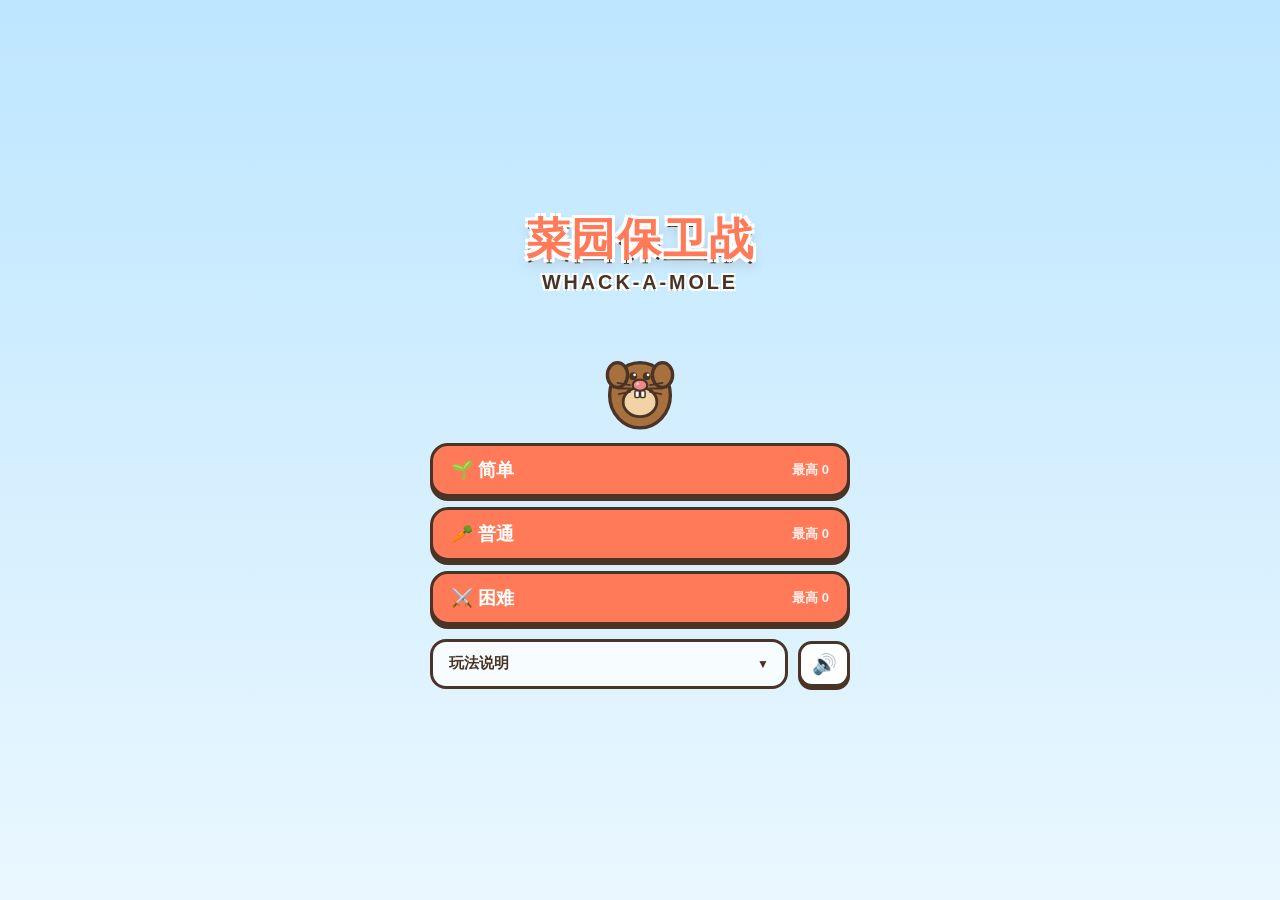
<file: whack-a-mole/index.html>
<!DOCTYPE html>
<html lang="zh-CN">
<head>
<meta charset="UTF-8">
<meta name="viewport" content="width=device-width, initial-scale=1, maximum-scale=1, user-scalable=no">
<link rel="icon" href="data:,">
<title>菜园保卫战</title>
<style>
*,*::before,*::after{box-sizing:border-box;margin:0;padding:0}
html,body{
  height:100%;width:100%;overflow:hidden;
  font-family:"PingFang SC","HarmonyOS Sans SC","Microsoft YaHei",sans-serif;
  color:#4A3426;
  -webkit-user-select:none;user-select:none;
  -webkit-touch-callout:none;touch-action:manipulation;
  background:linear-gradient(#BDE6FF,#EAF7FF);
}
button{font-family:inherit;cursor:pointer;border:none;outline:none;-webkit-tap-highlight-color:transparent}
.screen{display:none;flex-direction:column;height:100%;width:100%;position:relative;overflow:hidden}
.screen.active{display:flex}

/* ---- Clouds ---- */
.clouds{position:absolute;inset:0;pointer-events:none;overflow:hidden;z-index:0}
.cloud{
  position:absolute;background:#fff;border-radius:50px;opacity:.85;
  animation:drift linear infinite;
}
.cloud::before,.cloud::after{
  content:"";position:absolute;background:#fff;border-radius:50%;
}
.cloud.c1{width:80px;height:28px;top:8%;left:-100px;animation-duration:48s}
.cloud.c1::before{width:36px;height:36px;top:-18px;left:12px}
.cloud.c1::after{width:48px;height:48px;top:-24px;left:32px}
.cloud.c2{width:110px;height:32px;top:18%;left:-140px;animation-duration:62s;animation-delay:-20s}
.cloud.c2::before{width:44px;height:44px;top:-22px;left:16px}
.cloud.c2::after{width:56px;height:56px;top:-28px;left:40px}
.cloud.c3{width:70px;height:24px;top:5%;left:-90px;animation-duration:55s;animation-delay:-35s}
.cloud.c3::before{width:30px;height:30px;top:-14px;left:10px}
.cloud.c3::after{width:40px;height:40px;top:-20px;left:28px}
@keyframes drift{from{transform:translateX(0)}to{transform:translateX(calc(100vw + 200px))}}

/* ---- MENU ---- */
#menu{align-items:center;justify-content:center;padding:16px;z-index:1}
#menu .inner{position:relative;z-index:1;display:flex;flex-direction:column;align-items:center;gap:14px;max-width:420px;width:100%}
.logo{
  font-size:clamp(28px,8vw,44px);font-weight:900;text-align:center;line-height:1.25;
  color:#FF7A59;
  text-shadow:
    -3px -3px 0 #fff,3px -3px 0 #fff,-3px 3px 0 #fff,3px 3px 0 #fff,
    0 4px 0 #4A3426,0 6px 12px rgba(74,52,38,.25);
  letter-spacing:.04em;
}
.logo small{display:block;font-size:.45em;color:#4A3426;letter-spacing:.15em;margin-top:4px;
  text-shadow:-2px -2px 0 #fff,2px -2px 0 #fff,-2px 2px 0 #fff,2px 2px 0 #fff,0 2px 0 rgba(74,52,38,.3)}
.mascot-wrap{width:120px;height:120px;display:flex;align-items:flex-end;justify-content:center}
.mascot{width:90px;height:90px;animation:sway 1.6s ease-in-out infinite;transform-origin:50% 100%}
@keyframes sway{0%,100%{transform:rotate(-8deg)}50%{transform:rotate(8deg)}}
.diff-btns{display:flex;flex-direction:column;gap:10px;width:100%}
.diff-btn{
  display:flex;align-items:center;justify-content:space-between;
  background:#FF7A59;color:#fff;border:3px solid #4A3426;border-radius:18px;
  padding:12px 18px;min-height:52px;font-size:18px;font-weight:700;
  box-shadow:0 4px 0 #4A3426;transition:background .15s,transform .1s;
}
.diff-btn:hover{background:#FF9475}
.diff-btn:active{transform:translateY(3px);box-shadow:0 1px 0 #4A3426}
.diff-btn .hs{font-size:13px;font-weight:600;opacity:.9}
.menu-row{display:flex;gap:10px;width:100%;align-items:center}
.ghost-btn{
  background:#fff;color:#4A3426;border:3px solid #4A3426;border-radius:14px;
  padding:10px 16px;min-height:44px;font-size:15px;font-weight:700;
  box-shadow:0 3px 0 #4A3426;
}
.ghost-btn:active{transform:translateY(2px);box-shadow:0 1px 0 #4A3426}
#muteBtn{min-width:44px;width:52px;font-size:20px;padding:8px}
.howto{
  width:100%;background:rgba(255,255,255,.75);border:3px solid #4A3426;border-radius:16px;
  overflow:hidden;
}
.howto summary{
  list-style:none;cursor:pointer;padding:12px 16px;font-weight:700;font-size:15px;
  display:flex;align-items:center;justify-content:space-between;min-height:44px;
}
.howto summary::-webkit-details-marker{display:none}
.howto summary::after{content:"▼";font-size:12px;transition:transform .2s}
.howto[open] summary::after{transform:rotate(180deg)}
.howto .body{padding:0 16px 14px;font-size:13px;line-height:1.7;color:#4A3426}
.howto .body li{margin-left:1.1em}

/* ---- GAME ---- */
#game{background:linear-gradient(#BDE6FF 0%,#EAF7FF 28%,#8BD06A 28%,#6FB54F 100%)}
#game .clouds{height:28%}
.hud{
  position:relative;z-index:2;width:100%;max-width:720px;margin:0 auto;
  padding:10px 12px 8px;flex-shrink:0;
}
.topbar{
  display:flex;align-items:center;justify-content:center;gap:10px;flex-wrap:wrap;
}
.stat{
  background:rgba(255,255,255,.88);border:3px solid #4A3426;border-radius:12px;
  padding:6px 12px;font-weight:800;font-size:15px;min-height:44px;
  display:flex;align-items:center;justify-content:center;gap:6px;white-space:nowrap;
  flex:0 0 auto;
}
.stat.score{font-size:15px}
.stat.score .score-num{font-size:28px;font-weight:900;line-height:1;font-variant-numeric:tabular-nums}
.stat.combo{gap:6px}
.mult-badge{
  display:none;background:#F6C443;border:2px solid #4A3426;border-radius:8px;
  padding:2px 7px;font-size:13px;font-weight:900;line-height:1.2;
}
.mult-badge.show{display:inline-block}
.stat.timer{font-variant-numeric:tabular-nums;min-width:52px}
.stat.timer.urgent{background:#FF6B6B;color:#fff;animation:pulse .5s ease-in-out infinite}
@keyframes pulse{0%,100%{transform:scale(1)}50%{transform:scale(1.06)}}
#pauseBtn{
  width:44px;height:44px;border-radius:12px;background:#fff;border:3px solid #4A3426;
  font-size:18px;font-weight:800;box-shadow:0 3px 0 #4A3426;flex-shrink:0;
}
#pauseBtn:active{transform:translateY(2px);box-shadow:0 1px 0 #4A3426}
.progress-wrap{margin-top:8px}
.progress-bar{
  height:10px;background:rgba(74,52,38,.2);border:2px solid #4A3426;border-radius:8px;overflow:hidden;
}
.progress-fill{height:100%;width:100%;background:#FF7A59;border-radius:5px;transition:width .1s linear}
.progress-fill.urgent{background:#FF3B3B}

.field{
  flex:1;display:flex;align-items:center;justify-content:center;
  position:relative;z-index:1;padding:4px 8px;min-height:0;
  cursor:url("data:image/svg+xml,%3Csvg xmlns='http://www.w3.org/2000/svg' width='48' height='48' viewBox='0 0 48 48'%3E%3Cg transform='rotate(-35 24 24)'%3E%3Crect x='20' y='4' width='8' height='22' rx='3' fill='%238B5A2B' stroke='%234A3426' stroke-width='2'/%3E%3Crect x='14' y='24' width='20' height='14' rx='4' fill='%23C48A4A' stroke='%234A3426' stroke-width='2'/%3E%3C/g%3E%3C/svg%3E") 12 12, pointer;
}
.field.swing{cursor:url("data:image/svg+xml,%3Csvg xmlns='http://www.w3.org/2000/svg' width='48' height='48' viewBox='0 0 48 48'%3E%3Cg transform='rotate(15 24 24)'%3E%3Crect x='20' y='4' width='8' height='22' rx='3' fill='%238B5A2B' stroke='%234A3426' stroke-width='2'/%3E%3Crect x='14' y='24' width='20' height='14' rx='4' fill='%23C48A4A' stroke='%234A3426' stroke-width='2'/%3E%3C/g%3E%3C/svg%3E") 12 12, pointer;
}
/* Distant hills: bottom edge flush with grass top (28%), full viewport width */
.sky-hills{
  position:absolute;left:0;width:100%;
  height:clamp(52px,9.5vh,96px);
  top:calc(28% - clamp(52px,9.5vh,96px));
  z-index:0;pointer-events:none;overflow:visible;display:block;
}
/* Fence sits on grass top edge; bottom slightly buried into grass */
.sky-fence{
  position:absolute;left:0;width:100%;
  height:clamp(26px,4.2vh,38px);
  top:calc(28% - 8px);
  z-index:1;pointer-events:none;
  display:flex;align-items:flex-end;justify-content:space-between;
  padding:0 1.5%;gap:2%;
}
.sky-fence svg{flex:1 1 0;height:100%;max-width:140px;overflow:visible}
.decor{position:absolute;inset:0;pointer-events:none;overflow:visible;z-index:0}
.decor .tuft{position:absolute;overflow:visible;z-index:1}
.grid{
  position:relative;z-index:2;display:grid;gap:clamp(8px,2vw,16px);
  width:min(92vw,520px);height:min(92vw,520px);max-height:100%;
  aspect-ratio:1;
}
.grid.g3{grid-template-columns:repeat(3,1fr);grid-template-rows:repeat(3,1fr)}
.grid.g4{grid-template-columns:repeat(4,1fr);grid-template-rows:repeat(4,1fr)}

/* Elliptical dirt mound with dark pit + front lip covering lower body */
.hole{
  position:relative;background:transparent;border:none;overflow:visible;
}
.dirt-mound{
  position:absolute;left:3%;right:3%;bottom:2%;height:55%;
  z-index:1;
}
.mound-back{
  position:absolute;inset:0;
  background:#7A4E2D;border:3px solid #4A3426;border-radius:50%;
  box-shadow:
    inset 0 10px 12px rgba(255,255,255,.28),
    inset 0 -8px 12px rgba(0,0,0,.22);
  z-index:0;
}
.pit{
  position:absolute;left:15%;right:15%;top:12%;bottom:28%;
  background:#3B2414;border-radius:50%;
  box-shadow:inset 0 5px 14px rgba(0,0,0,.65);
  z-index:1;
}
/* Clip sized so drawn body ≈75% of pit (pit=70% mound; SVG body≈67% of box → clip≈78% mound) */
.char-clip{
  position:absolute;left:11%;right:11%;bottom:26%;height:260%;
  overflow:hidden;z-index:2;
  border-radius:48% 48% 42% 42% / 16% 16% 42% 42%;
  pointer-events:none;
}
.dirt-lip{
  position:absolute;left:4%;right:4%;bottom:-2%;height:44%;
  background:#7A4E2D;border:3px solid #4A3426;border-top-color:transparent;
  border-radius:0 0 50% 50%;
  box-shadow:inset 0 7px 8px rgba(255,255,255,.2);
  z-index:3;pointer-events:none;
}
.char{
  position:absolute;left:50%;bottom:0;width:100%;height:62%;
  transform:translate(-50%,120%);transition:transform .22s cubic-bezier(.22,1.4,.36,1);
  pointer-events:none;
}
/* Fully up: crown ~1 head above mound top; lower body tucked behind dirt-lip */
.char.up{transform:translate(-50%,-8%)}
.char.hit{transform:translate(-50%,10%) scaleY(.48) scaleX(1.22);transition:transform .12s ease-out}
.char svg{width:100%;height:100%;display:block;overflow:visible}
.float-score{
  position:absolute;left:50%;top:8%;transform:translateX(-50%);
  font-weight:900;font-size:clamp(14px,3.5vw,22px);color:#FF7A59;
  text-shadow:-1px -1px 0 #fff,1px -1px 0 #fff,-1px 1px 0 #fff,1px 1px 0 #fff;
  pointer-events:none;animation:floatUp .7s ease-out forwards;z-index:8;
}
.float-score.neg{color:#E74C3C}
@keyframes floatUp{0%{opacity:1;transform:translate(-50%,0)}100%{opacity:0;transform:translate(-50%,-40px)}}
.spark{
  position:absolute;pointer-events:none;z-index:9;font-size:16px;animation:spark .5s ease-out forwards;
}
@keyframes spark{0%{opacity:1;transform:translate(0,0) scale(1)}100%{opacity:0;transform:translate(var(--dx),var(--dy)) scale(.4)}}
.hammer-fx{
  position:absolute;width:56px;height:56px;pointer-events:none;z-index:20;
  animation:hammerHit .28s ease-out forwards;
}
@keyframes hammerHit{
  0%{transform:rotate(-40deg) scale(1);opacity:1}
  40%{transform:rotate(10deg) scale(1.1)}
  100%{transform:rotate(20deg) scale(.8);opacity:0}
}

.garden-wrap{
  position:relative;z-index:2;display:flex;justify-content:center;
  padding:6px 12px 12px;flex-shrink:0;
}
.garden-bed{
  display:flex;justify-content:center;align-items:flex-end;gap:12px;
  background:#5C3A1E;border:3px solid #4A3426;border-radius:18px;
  padding:10px 18px 8px;min-height:64px;
  box-shadow:inset 0 6px 10px rgba(0,0,0,.35),inset 0 -3px 0 rgba(255,255,255,.08),0 3px 0 rgba(74,52,38,.2);
  position:relative;
}
.garden-bed::before,.garden-bed::after{
  content:"";position:absolute;left:10%;right:10%;height:3px;border-radius:2px;
  background:rgba(74,52,38,.35);pointer-events:none;
}
.garden-bed::before{top:28%}
.garden-bed::after{top:55%}
.carrot-slot{
  width:40px;height:56px;position:relative;z-index:1;
  transition:opacity .35s,transform .35s;
}
.carrot-slot.gone{opacity:0;transform:translateY(28px) rotate(35deg) scale(.7);pointer-events:none}
.carrot-slot.steal{animation:carrotFall .45s ease-in forwards}
@keyframes carrotFall{
  0%{opacity:1;transform:translateY(0) rotate(0) scale(1)}
  60%{opacity:.85;transform:translateY(14px) rotate(18deg) scale(.92)}
  100%{opacity:0;transform:translateY(32px) rotate(42deg) scale(.65)}
}
.carrot-slot svg{width:100%;height:100%;display:block;overflow:visible}

/* Pause overlay */
#pauseOverlay{
  display:none;position:absolute;inset:0;z-index:50;
  background:rgba(74,52,38,.45);align-items:center;justify-content:center;
  flex-direction:column;gap:16px;
}
#pauseOverlay.show{display:flex}
#pauseOverlay h2{
  font-size:36px;font-weight:900;color:#fff;
  text-shadow:-3px -3px 0 #4A3426,3px -3px 0 #4A3426,-3px 3px 0 #4A3426,3px 3px 0 #4A3426;
}
#pauseOverlay .diff-btn{width:min(260px,80vw)}

/* ---- OVER ---- */
#over{align-items:center;justify-content:center;padding:16px}
#over .card{
  position:relative;z-index:1;background:rgba(255,255,255,.92);
  border:3px solid #4A3426;border-radius:24px;padding:24px 20px;
  width:min(400px,94vw);display:flex;flex-direction:column;align-items:center;gap:12px;
  box-shadow:0 8px 0 #4A3426;
}
#over h2{font-size:28px;font-weight:900;color:#FF7A59;
  text-shadow:-2px -2px 0 #fff,2px -2px 0 #fff,-2px 2px 0 #fff,2px 2px 0 #fff}
.stars{font-size:40px;letter-spacing:6px;color:#F6C443;text-shadow:0 2px 0 #4A3426}
.new-record{
  display:none;background:#F6C443;border:3px solid #4A3426;border-radius:12px;
  padding:6px 14px;font-weight:800;font-size:15px;animation:bounce .6s ease infinite;
}
.new-record.show{display:block}
@keyframes bounce{0%,100%{transform:translateY(0)}50%{transform:translateY(-6px)}}
.stats-grid{display:grid;grid-template-columns:1fr 1fr;gap:8px;width:100%}
.stats-grid .cell{
  background:#EAF7FF;border:2px solid #4A3426;border-radius:12px;padding:10px;text-align:center;
}
.stats-grid .cell .label{font-size:12px;opacity:.7}
.stats-grid .cell .val{font-size:22px;font-weight:800}
.over-btns{display:flex;flex-direction:column;gap:10px;width:100%}
.confetti{position:absolute;inset:0;pointer-events:none;overflow:hidden;border-radius:24px}
.confetti i{
  position:absolute;width:8px;height:14px;border-radius:2px;top:-20px;
  animation:fall linear forwards;
}
@keyframes fall{to{transform:translateY(420px) rotate(720deg);opacity:.3}}

@media(max-height:600px){
  .mascot-wrap{width:80px;height:80px}
  .mascot{width:60px;height:60px}
  .logo{font-size:26px}
  .garden-wrap{padding:4px 8px 8px}
  .carrot-slot{width:36px;height:50px}
  .stat.score .score-num{font-size:24px}
}
</style>
</head>
<body>

<!-- MENU -->
<div id="menu" class="screen active">
  <div class="clouds">
    <div class="cloud c1"></div><div class="cloud c2"></div><div class="cloud c3"></div>
  </div>
  <div class="inner">
    <div class="logo">菜园保卫战<small>WHACK-A-MOLE</small></div>
    <div class="mascot-wrap">
      <div class="mascot" id="mascotSvg"></div>
    </div>
    <div class="diff-btns">
      <button class="diff-btn" data-diff="easy"><span>🌱 简单</span><span class="hs" id="hs-easy">最高 0</span></button>
      <button class="diff-btn" data-diff="normal"><span>🥕 普通</span><span class="hs" id="hs-normal">最高 0</span></button>
      <button class="diff-btn" data-diff="hard"><span>⚔️ 困难</span><span class="hs" id="hs-hard">最高 0</span></button>
    </div>
    <div class="menu-row">
      <details class="howto" style="flex:1">
        <summary>玩法说明</summary>
        <div class="body">
          <ul>
            <li>打棕色地鼠 +10，金色地鼠 +30，头盔地鼠需敲 2 下 +20</li>
            <li>别打小兔子！打中 −15 并断连击</li>
            <li>连续命中 5/10/20 次获得 ×1.5 / ×2 / ×3 倍率</li>
            <li>漏掉金色地鼠会偷走一根胡萝卜，胡萝卜没了就结束</li>
            <li>一局 60 秒，越打越快！</li>
          </ul>
        </div>
      </details>
      <button class="ghost-btn" id="muteBtn" title="静音">🔊</button>
    </div>
  </div>
</div>

<!-- GAME -->
<div id="game" class="screen">
  <div class="clouds">
    <div class="cloud c1"></div><div class="cloud c2"></div><div class="cloud c3"></div>
  </div>
  <!-- Two-layer hills: full viewport width, foot flush with grass top at 28% -->
  <svg class="sky-hills" viewBox="0 0 1200 100" preserveAspectRatio="none" aria-hidden="true">
    <defs>
      <linearGradient id="hillBack" x1="0" y1="0" x2="0" y2="1">
        <stop offset="0%" stop-color="#A8D98A"/>
        <stop offset="100%" stop-color="#8FCA6E"/>
      </linearGradient>
      <linearGradient id="hillFront" x1="0" y1="0" x2="0" y2="1">
        <stop offset="0%" stop-color="#8BD06A"/>
        <stop offset="100%" stop-color="#6FB54F"/>
      </linearGradient>
    </defs>
    <path d="M0 100 L0 52 C70 18,150 42,230 28 C320 12,400 48,490 32 C580 16,670 46,760 30 C850 14,940 44,1030 28 C1100 16,1160 40,1200 34 L1200 100 Z" fill="url(#hillBack)"/>
    <path d="M0 100 L0 68 C90 42,170 62,260 52 C360 40,450 66,550 54 C650 42,740 64,840 52 C940 40,1060 62,1200 56 L1200 100 Z" fill="url(#hillFront)"/>
  </svg>
  <!-- Fence segments along grass top edge (bottom buried slightly into grass) -->
  <div class="sky-fence" aria-hidden="true">
    <svg viewBox="0 0 80 40" preserveAspectRatio="xMidYMax meet">
      <rect x="4" y="8" width="6" height="30" rx="2" fill="#C48A4A" stroke="#4A3426" stroke-width="2"/>
      <rect x="24" y="8" width="6" height="30" rx="2" fill="#C48A4A" stroke="#4A3426" stroke-width="2"/>
      <rect x="44" y="8" width="6" height="30" rx="2" fill="#C48A4A" stroke="#4A3426" stroke-width="2"/>
      <rect x="64" y="8" width="6" height="30" rx="2" fill="#C48A4A" stroke="#4A3426" stroke-width="2"/>
      <rect x="2" y="14" width="70" height="5" rx="2" fill="#D4A574" stroke="#4A3426" stroke-width="2"/>
      <rect x="2" y="26" width="70" height="5" rx="2" fill="#D4A574" stroke="#4A3426" stroke-width="2"/>
    </svg>
    <svg viewBox="0 0 80 40" preserveAspectRatio="xMidYMax meet">
      <rect x="4" y="8" width="6" height="30" rx="2" fill="#C48A4A" stroke="#4A3426" stroke-width="2"/>
      <rect x="24" y="8" width="6" height="30" rx="2" fill="#C48A4A" stroke="#4A3426" stroke-width="2"/>
      <rect x="44" y="8" width="6" height="30" rx="2" fill="#C48A4A" stroke="#4A3426" stroke-width="2"/>
      <rect x="64" y="8" width="6" height="30" rx="2" fill="#C48A4A" stroke="#4A3426" stroke-width="2"/>
      <rect x="2" y="14" width="70" height="5" rx="2" fill="#D4A574" stroke="#4A3426" stroke-width="2"/>
      <rect x="2" y="26" width="70" height="5" rx="2" fill="#D4A574" stroke="#4A3426" stroke-width="2"/>
    </svg>
    <svg viewBox="0 0 80 40" preserveAspectRatio="xMidYMax meet">
      <rect x="4" y="8" width="6" height="30" rx="2" fill="#C48A4A" stroke="#4A3426" stroke-width="2"/>
      <rect x="24" y="8" width="6" height="30" rx="2" fill="#C48A4A" stroke="#4A3426" stroke-width="2"/>
      <rect x="44" y="8" width="6" height="30" rx="2" fill="#C48A4A" stroke="#4A3426" stroke-width="2"/>
      <rect x="64" y="8" width="6" height="30" rx="2" fill="#C48A4A" stroke="#4A3426" stroke-width="2"/>
      <rect x="2" y="14" width="70" height="5" rx="2" fill="#D4A574" stroke="#4A3426" stroke-width="2"/>
      <rect x="2" y="26" width="70" height="5" rx="2" fill="#D4A574" stroke="#4A3426" stroke-width="2"/>
    </svg>
    <svg viewBox="0 0 80 40" preserveAspectRatio="xMidYMax meet">
      <rect x="4" y="8" width="6" height="30" rx="2" fill="#C48A4A" stroke="#4A3426" stroke-width="2"/>
      <rect x="24" y="8" width="6" height="30" rx="2" fill="#C48A4A" stroke="#4A3426" stroke-width="2"/>
      <rect x="44" y="8" width="6" height="30" rx="2" fill="#C48A4A" stroke="#4A3426" stroke-width="2"/>
      <rect x="64" y="8" width="6" height="30" rx="2" fill="#C48A4A" stroke="#4A3426" stroke-width="2"/>
      <rect x="2" y="14" width="70" height="5" rx="2" fill="#D4A574" stroke="#4A3426" stroke-width="2"/>
      <rect x="2" y="26" width="70" height="5" rx="2" fill="#D4A574" stroke="#4A3426" stroke-width="2"/>
    </svg>
    <svg viewBox="0 0 80 40" preserveAspectRatio="xMidYMax meet">
      <rect x="4" y="8" width="6" height="30" rx="2" fill="#C48A4A" stroke="#4A3426" stroke-width="2"/>
      <rect x="24" y="8" width="6" height="30" rx="2" fill="#C48A4A" stroke="#4A3426" stroke-width="2"/>
      <rect x="44" y="8" width="6" height="30" rx="2" fill="#C48A4A" stroke="#4A3426" stroke-width="2"/>
      <rect x="64" y="8" width="6" height="30" rx="2" fill="#C48A4A" stroke="#4A3426" stroke-width="2"/>
      <rect x="2" y="14" width="70" height="5" rx="2" fill="#D4A574" stroke="#4A3426" stroke-width="2"/>
      <rect x="2" y="26" width="70" height="5" rx="2" fill="#D4A574" stroke="#4A3426" stroke-width="2"/>
    </svg>
  </div>
  <div class="hud">
    <div class="topbar">
      <div class="stat score">分数 <span class="score-num" id="scoreEl">0</span></div>
      <div class="stat combo"><span id="comboEl">连击 0</span><span class="mult-badge" id="multBadge">×1.5</span></div>
      <div class="stat timer" id="timerEl">60</div>
      <button id="pauseBtn" title="暂停">❚❚</button>
    </div>
    <div class="progress-wrap"><div class="progress-bar"><div class="progress-fill" id="progressFill"></div></div></div>
  </div>
  <div class="field" id="field">
    <div class="decor" id="decor" aria-hidden="true">
      <!-- sparse tufts in upper 1/3 of grass -->
      <svg class="tuft" style="left:4%;top:31%;width:34px;height:26px" viewBox="0 0 40 30">
        <path d="M10 28 Q8 12 14 6 Q12 16 16 28" fill="#66BB6A" stroke="#4A3426" stroke-width="2"/>
        <path d="M20 28 Q18 8 22 3 Q20 14 24 28" fill="#4CAF50" stroke="#4A3426" stroke-width="2"/>
        <path d="M28 28 Q30 14 33 8 Q31 18 32 28" fill="#66BB6A" stroke="#4A3426" stroke-width="2"/>
      </svg>
      <svg class="tuft" style="left:22%;top:34%;width:28px;height:22px" viewBox="0 0 40 30">
        <path d="M14 28 Q12 14 18 8 Q16 18 20 28" fill="#4CAF50" stroke="#4A3426" stroke-width="2"/>
        <path d="M24 28 Q26 12 30 7 Q28 16 28 28" fill="#66BB6A" stroke="#4A3426" stroke-width="2"/>
      </svg>
      <svg class="tuft" style="left:48%;top:30%;width:32px;height:24px" viewBox="0 0 40 30">
        <path d="M10 28 Q8 14 14 8 Q12 18 16 28" fill="#66BB6A" stroke="#4A3426" stroke-width="2"/>
        <path d="M20 28 Q22 10 26 5 Q24 16 24 28" fill="#4CAF50" stroke="#4A3426" stroke-width="2"/>
      </svg>
      <svg class="tuft" style="right:18%;top:33%;width:30px;height:24px" viewBox="0 0 40 30">
        <path d="M12 28 Q10 14 15 7 Q13 18 17 28" fill="#4CAF50" stroke="#4A3426" stroke-width="2"/>
        <path d="M22 28 Q24 10 28 5 Q26 16 26 28" fill="#66BB6A" stroke="#4A3426" stroke-width="2"/>
      </svg>
      <svg class="tuft" style="right:3%;top:32%;width:36px;height:28px" viewBox="0 0 40 30">
        <path d="M8 28 Q6 10 12 4 Q10 14 14 28" fill="#4CAF50" stroke="#4A3426" stroke-width="2"/>
        <path d="M18 28 Q16 6 20 2 Q18 12 22 28" fill="#66BB6A" stroke="#4A3426" stroke-width="2"/>
        <path d="M26 28 Q28 12 32 6 Q30 16 30 28" fill="#4CAF50" stroke="#4A3426" stroke-width="2"/>
      </svg>
      <svg class="tuft" style="left:70%;top:37%;width:26px;height:20px" viewBox="0 0 40 30">
        <path d="M14 28 Q12 14 18 8 Q16 18 20 28" fill="#66BB6A" stroke="#4A3426" stroke-width="2"/>
        <path d="M24 28 Q26 12 28 8 Q26 16 28 28" fill="#4CAF50" stroke="#4A3426" stroke-width="2"/>
      </svg>
      <svg class="tuft" style="left:12%;top:36%;width:24px;height:20px" viewBox="0 0 40 30">
        <path d="M16 28 Q14 14 18 8 Q16 18 20 28" fill="#4CAF50" stroke="#4A3426" stroke-width="2"/>
        <path d="M24 28 Q26 12 30 8 Q28 16 28 28" fill="#66BB6A" stroke="#4A3426" stroke-width="2"/>
      </svg>
      <svg class="tuft" style="right:8%;top:35%;width:22px;height:18px" viewBox="0 0 28 28">
        <circle cx="14" cy="12" r="3.5" fill="#F6C443" stroke="#4A3426" stroke-width="1.5"/>
        <circle cx="9" cy="10" r="3" fill="#FF8A3D" stroke="#4A3426" stroke-width="1.5"/>
        <circle cx="19" cy="10" r="3" fill="#FF8A3D" stroke="#4A3426" stroke-width="1.5"/>
        <circle cx="10" cy="15" r="3" fill="#FF8A3D" stroke="#4A3426" stroke-width="1.5"/>
        <circle cx="18" cy="15" r="3" fill="#FF8A3D" stroke="#4A3426" stroke-width="1.5"/>
        <circle cx="14" cy="12" r="2" fill="#fff"/>
        <rect x="12.5" y="17" width="3" height="8" rx="1.5" fill="#4CAF50" stroke="#4A3426" stroke-width="1"/>
      </svg>
      <!-- grass clumps around holes (sides/corners, not over holes) -->
      <svg class="tuft" style="left:2%;bottom:6%;width:48px;height:36px" viewBox="0 0 40 30">
        <path d="M8 28 Q6 10 12 4 Q10 14 14 28" fill="#4CAF50" stroke="#4A3426" stroke-width="2" stroke-linejoin="round"/>
        <path d="M18 28 Q16 6 20 2 Q18 12 22 28" fill="#66BB6A" stroke="#4A3426" stroke-width="2" stroke-linejoin="round"/>
        <path d="M26 28 Q28 12 32 6 Q30 16 30 28" fill="#4CAF50" stroke="#4A3426" stroke-width="2" stroke-linejoin="round"/>
      </svg>
      <svg class="tuft" style="right:3%;bottom:8%;width:44px;height:34px" viewBox="0 0 40 30">
        <path d="M10 28 Q8 12 14 6 Q12 16 16 28" fill="#66BB6A" stroke="#4A3426" stroke-width="2" stroke-linejoin="round"/>
        <path d="M20 28 Q22 8 26 4 Q24 14 24 28" fill="#4CAF50" stroke="#4A3426" stroke-width="2" stroke-linejoin="round"/>
        <path d="M28 28 Q30 14 34 8 Q32 18 32 28" fill="#66BB6A" stroke="#4A3426" stroke-width="2" stroke-linejoin="round"/>
      </svg>
      <svg class="tuft" style="left:3%;bottom:28%;width:38px;height:30px" viewBox="0 0 40 30">
        <path d="M12 28 Q10 14 16 8 Q14 18 18 28" fill="#4CAF50" stroke="#4A3426" stroke-width="2"/>
        <path d="M22 28 Q24 12 28 6 Q26 16 26 28" fill="#66BB6A" stroke="#4A3426" stroke-width="2"/>
      </svg>
      <svg class="tuft" style="right:4%;bottom:30%;width:40px;height:30px" viewBox="0 0 40 30">
        <path d="M10 28 Q8 12 14 5 Q12 16 16 28" fill="#66BB6A" stroke="#4A3426" stroke-width="2"/>
        <path d="M20 28 Q22 8 24 4 Q22 14 24 28" fill="#4CAF50" stroke="#4A3426" stroke-width="2"/>
        <path d="M28 28 Q30 14 34 8 Q32 18 32 28" fill="#66BB6A" stroke="#4A3426" stroke-width="2"/>
      </svg>
      <svg class="tuft" style="left:1%;top:38%;width:36px;height:28px" viewBox="0 0 40 30">
        <path d="M10 28 Q8 12 14 6 Q12 16 16 28" fill="#66BB6A" stroke="#4A3426" stroke-width="2"/>
        <path d="M20 28 Q18 8 22 3 Q20 14 24 28" fill="#4CAF50" stroke="#4A3426" stroke-width="2"/>
        <path d="M28 28 Q30 14 33 8 Q31 18 32 28" fill="#66BB6A" stroke="#4A3426" stroke-width="2"/>
      </svg>
      <svg class="tuft" style="right:2%;top:42%;width:34px;height:26px" viewBox="0 0 40 30">
        <path d="M12 28 Q10 14 15 7 Q13 18 17 28" fill="#4CAF50" stroke="#4A3426" stroke-width="2"/>
        <path d="M22 28 Q24 10 28 5 Q26 16 26 28" fill="#66BB6A" stroke="#4A3426" stroke-width="2"/>
      </svg>
      <svg class="tuft" style="left:6%;bottom:48%;width:32px;height:24px" viewBox="0 0 40 30">
        <path d="M14 28 Q12 14 18 8 Q16 18 20 28" fill="#4CAF50" stroke="#4A3426" stroke-width="2"/>
        <path d="M24 28 Q26 12 30 7 Q28 16 28 28" fill="#66BB6A" stroke="#4A3426" stroke-width="2"/>
      </svg>
      <svg class="tuft" style="right:7%;bottom:50%;width:34px;height:26px" viewBox="0 0 40 30">
        <path d="M10 28 Q8 14 14 8 Q12 18 16 28" fill="#66BB6A" stroke="#4A3426" stroke-width="2"/>
        <path d="M20 28 Q22 10 26 5 Q24 16 24 28" fill="#4CAF50" stroke="#4A3426" stroke-width="2"/>
        <path d="M28 28 Q30 16 34 10 Q32 20 32 28" fill="#66BB6A" stroke="#4A3426" stroke-width="2"/>
      </svg>
      <svg class="tuft" style="left:48%;bottom:3%;width:40px;height:30px" viewBox="0 0 40 30">
        <path d="M8 28 Q6 12 12 6 Q10 16 14 28" fill="#4CAF50" stroke="#4A3426" stroke-width="2"/>
        <path d="M18 28 Q16 8 20 3 Q18 14 22 28" fill="#66BB6A" stroke="#4A3426" stroke-width="2"/>
        <path d="M26 28 Q28 14 32 8 Q30 18 30 28" fill="#4CAF50" stroke="#4A3426" stroke-width="2"/>
      </svg>
      <!-- flowers -->
      <svg class="tuft" style="left:5%;bottom:16%;width:28px;height:28px" viewBox="0 0 28 28">
        <circle cx="14" cy="12" r="4" fill="#FF8A3D" stroke="#4A3426" stroke-width="1.5"/>
        <circle cx="8" cy="10" r="3.5" fill="#F08A8A" stroke="#4A3426" stroke-width="1.5"/>
        <circle cx="20" cy="10" r="3.5" fill="#F08A8A" stroke="#4A3426" stroke-width="1.5"/>
        <circle cx="10" cy="16" r="3.5" fill="#F08A8A" stroke="#4A3426" stroke-width="1.5"/>
        <circle cx="18" cy="16" r="3.5" fill="#F08A8A" stroke="#4A3426" stroke-width="1.5"/>
        <circle cx="14" cy="12" r="2.2" fill="#F6C443" stroke="#4A3426" stroke-width="1"/>
        <rect x="12.5" y="18" width="3" height="8" rx="1.5" fill="#4CAF50" stroke="#4A3426" stroke-width="1"/>
      </svg>
      <svg class="tuft" style="right:6%;bottom:22%;width:26px;height:26px" viewBox="0 0 28 28">
        <circle cx="14" cy="12" r="4" fill="#F6C443" stroke="#4A3426" stroke-width="1.5"/>
        <circle cx="8" cy="10" r="3.5" fill="#BDE6FF" stroke="#4A3426" stroke-width="1.5"/>
        <circle cx="20" cy="10" r="3.5" fill="#BDE6FF" stroke="#4A3426" stroke-width="1.5"/>
        <circle cx="10" cy="16" r="3.5" fill="#BDE6FF" stroke="#4A3426" stroke-width="1.5"/>
        <circle cx="18" cy="16" r="3.5" fill="#BDE6FF" stroke="#4A3426" stroke-width="1.5"/>
        <circle cx="14" cy="12" r="2.2" fill="#FF8A3D" stroke="#4A3426" stroke-width="1"/>
        <rect x="12.5" y="18" width="3" height="8" rx="1.5" fill="#4CAF50" stroke="#4A3426" stroke-width="1"/>
      </svg>
      <svg class="tuft" style="left:88%;bottom:6%;width:24px;height:24px" viewBox="0 0 28 28">
        <circle cx="14" cy="12" r="3.5" fill="#FF7A59" stroke="#4A3426" stroke-width="1.5"/>
        <circle cx="9" cy="10" r="3" fill="#F08A8A" stroke="#4A3426" stroke-width="1.5"/>
        <circle cx="19" cy="10" r="3" fill="#F08A8A" stroke="#4A3426" stroke-width="1.5"/>
        <circle cx="10" cy="15" r="3" fill="#F08A8A" stroke="#4A3426" stroke-width="1.5"/>
        <circle cx="18" cy="15" r="3" fill="#F08A8A" stroke="#4A3426" stroke-width="1.5"/>
        <circle cx="14" cy="12" r="2" fill="#F6C443"/>
        <rect x="12.5" y="17" width="3" height="8" rx="1.5" fill="#4CAF50" stroke="#4A3426" stroke-width="1"/>
      </svg>
      <svg class="tuft" style="left:10%;top:48%;width:24px;height:24px" viewBox="0 0 28 28">
        <circle cx="14" cy="12" r="3.5" fill="#F6C443" stroke="#4A3426" stroke-width="1.5"/>
        <circle cx="9" cy="10" r="3" fill="#FF8A3D" stroke="#4A3426" stroke-width="1.5"/>
        <circle cx="19" cy="10" r="3" fill="#FF8A3D" stroke="#4A3426" stroke-width="1.5"/>
        <circle cx="10" cy="15" r="3" fill="#FF8A3D" stroke="#4A3426" stroke-width="1.5"/>
        <circle cx="18" cy="15" r="3" fill="#FF8A3D" stroke="#4A3426" stroke-width="1.5"/>
        <circle cx="14" cy="12" r="2" fill="#fff"/>
        <rect x="12.5" y="17" width="3" height="8" rx="1.5" fill="#4CAF50" stroke="#4A3426" stroke-width="1"/>
      </svg>
      <svg class="tuft" style="right:12%;top:52%;width:22px;height:22px" viewBox="0 0 28 28">
        <circle cx="14" cy="12" r="3.5" fill="#F08A8A" stroke="#4A3426" stroke-width="1.5"/>
        <circle cx="9" cy="10" r="3" fill="#FF7A59" stroke="#4A3426" stroke-width="1.5"/>
        <circle cx="19" cy="10" r="3" fill="#FF7A59" stroke="#4A3426" stroke-width="1.5"/>
        <circle cx="10" cy="15" r="3" fill="#FF7A59" stroke="#4A3426" stroke-width="1.5"/>
        <circle cx="18" cy="15" r="3" fill="#FF7A59" stroke="#4A3426" stroke-width="1.5"/>
        <circle cx="14" cy="12" r="2" fill="#F6C443"/>
        <rect x="12.5" y="17" width="3" height="8" rx="1.5" fill="#4CAF50" stroke="#4A3426" stroke-width="1"/>
      </svg>
      <svg class="tuft" style="left:20%;bottom:4%;width:22px;height:22px" viewBox="0 0 28 28">
        <circle cx="14" cy="12" r="3.5" fill="#BDE6FF" stroke="#4A3426" stroke-width="1.5"/>
        <circle cx="9" cy="10" r="3" fill="#fff" stroke="#4A3426" stroke-width="1.5"/>
        <circle cx="19" cy="10" r="3" fill="#fff" stroke="#4A3426" stroke-width="1.5"/>
        <circle cx="10" cy="15" r="3" fill="#fff" stroke="#4A3426" stroke-width="1.5"/>
        <circle cx="18" cy="15" r="3" fill="#fff" stroke="#4A3426" stroke-width="1.5"/>
        <circle cx="14" cy="12" r="2" fill="#F6C443"/>
        <rect x="12.5" y="17" width="3" height="8" rx="1.5" fill="#4CAF50" stroke="#4A3426" stroke-width="1"/>
      </svg>
      <svg class="tuft" style="right:22%;bottom:5%;width:20px;height:20px" viewBox="0 0 28 28">
        <circle cx="14" cy="12" r="3.5" fill="#FF8A3D" stroke="#4A3426" stroke-width="1.5"/>
        <circle cx="9" cy="10" r="3" fill="#F6C443" stroke="#4A3426" stroke-width="1.5"/>
        <circle cx="19" cy="10" r="3" fill="#F6C443" stroke="#4A3426" stroke-width="1.5"/>
        <circle cx="10" cy="15" r="3" fill="#F6C443" stroke="#4A3426" stroke-width="1.5"/>
        <circle cx="18" cy="15" r="3" fill="#F6C443" stroke="#4A3426" stroke-width="1.5"/>
        <circle cx="14" cy="12" r="2" fill="#FF7A59"/>
        <rect x="12.5" y="17" width="3" height="8" rx="1.5" fill="#4CAF50" stroke="#4A3426" stroke-width="1"/>
      </svg>
    </div>
    <div class="grid g3" id="grid"></div>
  </div>
  <div class="garden-wrap">
    <div class="garden-bed" id="carrotsBar"></div>
  </div>
  <div id="pauseOverlay">
    <h2>暂停</h2>
    <button class="diff-btn" id="resumeBtn" style="justify-content:center">继续游戏</button>
    <button class="ghost-btn" id="quitBtn">回到首页</button>
  </div>
</div>

<!-- OVER -->
<div id="over" class="screen">
  <div class="clouds">
    <div class="cloud c1"></div><div class="cloud c2"></div><div class="cloud c3"></div>
  </div>
  <div class="card">
    <div class="confetti" id="confetti"></div>
    <h2>游戏结束</h2>
    <div class="stars" id="starsEl">★★★</div>
    <div class="new-record" id="newRecord">🎉 新纪录！</div>
    <div class="stats-grid">
      <div class="cell"><div class="label">得分</div><div class="val" id="finalScore">0</div></div>
      <div class="cell"><div class="label">命中率</div><div class="val" id="finalHitRate">0%</div></div>
      <div class="cell"><div class="label">最高连击</div><div class="val" id="finalCombo">0</div></div>
      <div class="cell"><div class="label">难度</div><div class="val" id="finalDiff">普通</div></div>
    </div>
    <div class="over-btns">
      <button class="diff-btn" id="retryBtn" style="justify-content:center">再来一局</button>
      <button class="ghost-btn" id="homeBtn" style="width:100%">回到首页</button>
    </div>
  </div>
</div>

<script>
(function () {
  'use strict';

  // ---------- Config ----------
  var DIFF = {
    easy:   { label: '简单', cols: 3, stay: 1.4, maxUp: 1, helmet: false, spawnBase: 1.0 },
    normal: { label: '普通', cols: 3, stay: 1.0, maxUp: 2, helmet: false, spawnBase: 0.85 },
    hard:   { label: '困难', cols: 4, stay: 0.75, maxUp: 3, helmet: true,  spawnBase: 0.7 }
  };
  var GAME_DURATION = 60;
  var SPEED_INTERVAL = 15;
  var SPEED_FACTOR = 0.85;

  // ---------- Storage ----------
  function loadHS() {
    try { return JSON.parse(localStorage.getItem('cg_hs') || '{}'); } catch (e) { return {}; }
  }
  function saveHS(hs) {
    try { localStorage.setItem('cg_hs', JSON.stringify(hs)); } catch (e) {}
  }
  function loadMute() {
    try { return localStorage.getItem('cg_mute') === '1'; } catch (e) { return false; }
  }
  function saveMute(m) {
    try { localStorage.setItem('cg_mute', m ? '1' : '0'); } catch (e) {}
  }

  // ---------- Audio (Web Audio) ----------
  var audioCtx = null;
  var muted = loadMute();

  function ensureAudio() {
    if (!audioCtx) {
      var AC = window.AudioContext || window.webkitAudioContext;
      if (AC) audioCtx = new AC();
    }
    if (audioCtx && audioCtx.state === 'suspended') audioCtx.resume();
  }

  function tone(freq, dur, type, vol, slide) {
    if (muted || !audioCtx) return;
    var t = audioCtx.currentTime;
    var o = audioCtx.createOscillator();
    var g = audioCtx.createGain();
    o.type = type || 'sine';
    o.frequency.setValueAtTime(freq, t);
    if (slide) o.frequency.exponentialRampToValueAtTime(slide, t + dur);
    g.gain.setValueAtTime(vol || 0.15, t);
    g.gain.exponentialRampToValueAtTime(0.001, t + dur);
    o.connect(g); g.connect(audioCtx.destination);
    o.start(t); o.stop(t + dur + 0.02);
  }

  function noise(dur, vol) {
    if (muted || !audioCtx) return;
    var n = Math.floor(audioCtx.sampleRate * dur);
    var buf = audioCtx.createBuffer(1, n, audioCtx.sampleRate);
    var d = buf.getChannelData(0);
    for (var i = 0; i < n; i++) d[i] = (Math.random() * 2 - 1) * (1 - i / n);
    var s = audioCtx.createBufferSource();
    s.buffer = buf;
    var g = audioCtx.createGain();
    g.gain.value = vol || 0.08;
    var f = audioCtx.createBiquadFilter();
    f.type = 'lowpass'; f.frequency.value = 800;
    s.connect(f); f.connect(g); g.connect(audioCtx.destination);
    s.start();
  }

  var SFX = {
    hit: function () { noise(0.08, 0.12); tone(120, 0.12, 'triangle', 0.18, 60); },
    gold: function () { tone(880, 0.08, 'sine', 0.12); tone(1320, 0.15, 'sine', 0.1); },
    rabbit: function () { tone(180, 0.25, 'sawtooth', 0.1, 90); },
    combo: function (n) { tone(400 + n * 40, 0.1, 'square', 0.08); },
    tick: function () { tone(900, 0.04, 'square', 0.06); },
    end: function () { tone(400, 0.2, 'triangle', 0.12, 200); setTimeout(function () { tone(300, 0.3, 'triangle', 0.1, 150); }, 200); },
    pop: function () { tone(300, 0.06, 'sine', 0.05, 500); }
  };

  // ---------- SVG helpers ----------
  function moleSVG(opts) {
    opts = opts || {};
    var body = opts.gold ? '#F6C443' : '#A6703F';
    var belly = opts.gold ? '#FFE9A0' : '#F2D3A8';
    var eye = opts.dead
      ? '<g stroke="#4A3426" stroke-width="2.8" stroke-linecap="round">' +
        '<line x1="-9" y1="-8" x2="-3" y2="-2"/><line x1="-3" y1="-8" x2="-9" y2="-2"/>' +
        '<line x1="3" y1="-8" x2="9" y2="-2"/><line x1="9" y1="-8" x2="3" y2="-2"/></g>'
      : '<circle cx="-6" cy="-5" r="3.5" fill="#4A3426"/><circle cx="6" cy="-5" r="3.5" fill="#4A3426"/>' +
        '<circle cx="-4.8" cy="-6.2" r="1.2" fill="#fff"/><circle cx="7.2" cy="-6.2" r="1.2" fill="#fff"/>';
    var flash = opts.gold && !opts.dead
      ? '<g opacity=".95">' +
        '<polygon points="24,-30 27,-18 34,-24 30,-12 40,-12 30,-4 36,6 24,0 20,12 16,0 4,6 12,-4 2,-12 14,-12 10,-24 17,-18" fill="#FFF59D" stroke="#F6C443" stroke-width="1.5"/>' +
        '<polygon points="-28,-22 -24,-14 -30,-12 -22,-8 -24,2 -16,-4 -10,4 -12,-6 -4,-8 -12,-12 -8,-20 -16,-14" fill="#FFFDE7" stroke="#F6C443" stroke-width="1" opacity=".85"/>' +
        '</g>'
      : '';
    var helmet = opts.helmet
      ? '<g>' +
        '<ellipse cx="0" cy="-20" rx="24" ry="14" fill="#5B8C3E" stroke="#4A3426" stroke-width="3"/>' +
        '<path d="M-24 -18 Q0 -36 24 -18" fill="#6B9B4A" stroke="#4A3426" stroke-width="3"/>' +
        '<rect x="-14" y="-16" width="28" height="7" rx="2" fill="#3E2723" stroke="#4A3426" stroke-width="2.5"/>' +
        '<circle cx="0" cy="-28" r="4" fill="#7CB342" stroke="#4A3426" stroke-width="2"/>' +
        '</g>'
      : '';
    /* Tight viewBox so head+belly fill the rise area (helmet/flash still fit) */
    return '<svg viewBox="-40 -38 80 82" xmlns="http://www.w3.org/2000/svg" preserveAspectRatio="xMidYMax meet">' +
      flash +
      '<ellipse cx="0" cy="12" rx="27" ry="29" fill="' + body + '" stroke="#4A3426" stroke-width="3"/>' +
      '<ellipse cx="-20" cy="-6" rx="9" ry="11" fill="' + body + '" stroke="#4A3426" stroke-width="3"/>' +
      '<ellipse cx="20" cy="-6" rx="9" ry="11" fill="' + body + '" stroke="#4A3426" stroke-width="3"/>' +
      '<ellipse cx="0" cy="18" rx="15" ry="13" fill="' + belly + '" stroke="#4A3426" stroke-width="2.5"/>' +
      eye +
      '<ellipse cx="0" cy="3" rx="6.5" ry="5" fill="#F08A8A" stroke="#4A3426" stroke-width="2"/>' +
      '<circle cx="-2" cy="2" r="1.3" fill="#fff" opacity=".55"/>' +
      '<line x1="-20" y1="1" x2="-9" y2="3" stroke="#4A3426" stroke-width="1.6" stroke-linecap="round"/>' +
      '<line x1="-20" y1="6" x2="-9" y2="6" stroke="#4A3426" stroke-width="1.6" stroke-linecap="round"/>' +
      '<line x1="-19" y1="11" x2="-9" y2="9" stroke="#4A3426" stroke-width="1.6" stroke-linecap="round"/>' +
      '<line x1="20" y1="1" x2="9" y2="3" stroke="#4A3426" stroke-width="1.6" stroke-linecap="round"/>' +
      '<line x1="20" y1="6" x2="9" y2="6" stroke="#4A3426" stroke-width="1.6" stroke-linecap="round"/>' +
      '<line x1="19" y1="11" x2="9" y2="9" stroke="#4A3426" stroke-width="1.6" stroke-linecap="round"/>' +
      '<rect x="-4.5" y="8" width="4" height="6" rx="1.2" fill="#fff" stroke="#4A3426" stroke-width="1.4"/>' +
      '<rect x="0.5" y="8" width="4" height="6" rx="1.2" fill="#fff" stroke="#4A3426" stroke-width="1.4"/>' +
      helmet +
      '</svg>';
  }

  function rabbitSVG(opts) {
    opts = opts || {};
    var face = opts.sad
      ? '<path d="M-7,8 Q0,3 7,8" fill="none" stroke="#4A3426" stroke-width="2.5" stroke-linecap="round"/>' +
        '<path d="M-11,-1 Q-14,6 -11,12" fill="none" stroke="#7EC8F8" stroke-width="2.8" stroke-linecap="round"/>' +
        '<path d="M11,-1 Q14,6 11,12" fill="none" stroke="#7EC8F8" stroke-width="2.8" stroke-linecap="round"/>'
      : '<path d="M-7,5 Q0,12 7,5" fill="none" stroke="#4A3426" stroke-width="2.5" stroke-linecap="round"/>';
    var eyes = opts.sad
      ? '<ellipse cx="-7" cy="-2" rx="3.2" ry="3.8" fill="#4A3426"/><ellipse cx="7" cy="-2" rx="3.2" ry="3.8" fill="#4A3426"/>'
      : '<circle cx="-7" cy="-2" r="3.4" fill="#4A3426"/><circle cx="7" cy="-2" r="3.4" fill="#4A3426"/>' +
        '<circle cx="-5.8" cy="-3.2" r="1.2" fill="#fff"/><circle cx="8.2" cy="-3.2" r="1.2" fill="#fff"/>';
    return '<svg viewBox="-40 -52 80 96" xmlns="http://www.w3.org/2000/svg" preserveAspectRatio="xMidYMax meet">' +
      '<ellipse cx="-12" cy="-34" rx="7" ry="22" fill="#F5E6D3" stroke="#4A3426" stroke-width="3" transform="rotate(-12 -12 -34)"/>' +
      '<ellipse cx="-12" cy="-34" rx="3.2" ry="15" fill="#F08A8A" opacity=".75" transform="rotate(-12 -12 -34)"/>' +
      '<ellipse cx="12" cy="-34" rx="7" ry="22" fill="#F5E6D3" stroke="#4A3426" stroke-width="3" transform="rotate(12 12 -34)"/>' +
      '<ellipse cx="12" cy="-34" rx="3.2" ry="15" fill="#F08A8A" opacity=".75" transform="rotate(12 12 -34)"/>' +
      '<ellipse cx="0" cy="10" rx="25" ry="27" fill="#F5E6D3" stroke="#4A3426" stroke-width="3"/>' +
      '<ellipse cx="0" cy="16" rx="13" ry="11" fill="#FFF8EE" stroke="#4A3426" stroke-width="2"/>' +
      eyes +
      '<ellipse cx="0" cy="5" rx="4.5" ry="3.5" fill="#F08A8A" stroke="#4A3426" stroke-width="1.5"/>' +
      '<circle cx="-1.5" cy="4" r="1" fill="#fff" opacity=".5"/>' +
      face +
      '</svg>';
  }

  function carrotSVG() {
    return '<svg viewBox="0 0 48 64" xmlns="http://www.w3.org/2000/svg">' +
      '<path d="M24 2 L16 0 L19 10 L8 4 L18 14 L6 16 L20 18 L12 28 L24 18 L28 30 L32 18 L42 16 L30 14 L40 4 L29 10 L32 0 Z" fill="#4CAF50" stroke="#4A3426" stroke-width="2" stroke-linejoin="round"/>' +
      '<path d="M15 16 C11 18, 9 28, 12 40 C15 50, 21 60, 24 62 C27 60, 33 50, 36 40 C39 28, 37 18, 33 16 C29 14, 19 14, 15 16 Z" fill="#FF8A3D" stroke="#4A3426" stroke-width="2.5" stroke-linejoin="round"/>' +
      '<path d="M18 28 L20 40 M24 26 L25 42 M30 30 L28 44" stroke="#E06A20" stroke-width="1.8" stroke-linecap="round"/>' +
      '</svg>';
  }

  function hammerSVG() {
    return '<svg viewBox="0 0 48 48" xmlns="http://www.w3.org/2000/svg">' +
      '<g transform="rotate(-35 24 24)">' +
      '<rect x="20" y="4" width="8" height="22" rx="3" fill="#8B5A2B" stroke="#4A3426" stroke-width="2"/>' +
      '<rect x="14" y="24" width="20" height="14" rx="4" fill="#C48A4A" stroke="#4A3426" stroke-width="2"/>' +
      '</g></svg>';
  }

  // ---------- DOM refs ----------
  var $ = function (id) { return document.getElementById(id); };
  var menuEl = $('menu'), gameEl = $('game'), overEl = $('over');
  var gridEl = $('grid'), fieldEl = $('field'), carrotsBar = $('carrotsBar');
  var scoreEl = $('scoreEl'), comboEl = $('comboEl'), timerEl = $('timerEl');
  var multBadge = $('multBadge');
  var progressFill = $('progressFill'), pauseOverlay = $('pauseOverlay');
  var muteBtn = $('muteBtn');

  // ---------- Game state ----------
  var G = {
    state: 'menu',
    difficulty: 'normal',
    score: 0,
    combo: 0,
    maxCombo: 0,
    multiplier: 1,
    timeLeft: GAME_DURATION,
    carrots: 5,
    holes: [],
    hits: 0,
    attempts: 0,
    nextSpawnAt: 0,
    lastTickSec: -1,
    speedTier: 0,
    pausedAt: 0,
    startTime: 0,
    elapsedPaused: 0,
    raf: 0,
    spawnSeq: 0
  };

  function holeCount() { return DIFF[G.difficulty].cols * DIFF[G.difficulty].cols; }

  function makeHoles() {
    var n = holeCount();
    G.holes = [];
    for (var i = 0; i < n; i++) {
      G.holes.push({
        index: i, type: null, up: false, hitCount: 0, hideAt: 0,
        spawnId: 0, el: null, charEl: null
      });
    }
  }

  function buildGrid() {
    var cols = DIFF[G.difficulty].cols;
    gridEl.className = 'grid g' + cols;
    gridEl.innerHTML = '';
    for (var i = 0; i < G.holes.length; i++) {
      (function (idx) {
        var hole = document.createElement('div');
        hole.className = 'hole';
        hole.dataset.idx = idx;
        var mound = document.createElement('div');
        mound.className = 'dirt-mound';
        var back = document.createElement('div');
        back.className = 'mound-back';
        var pit = document.createElement('div');
        pit.className = 'pit';
        var clip = document.createElement('div');
        clip.className = 'char-clip';
        var char = document.createElement('div');
        char.className = 'char';
        clip.appendChild(char);
        var lip = document.createElement('div');
        lip.className = 'dirt-lip';
        mound.appendChild(back);
        mound.appendChild(pit);
        mound.appendChild(clip);
        mound.appendChild(lip);
        hole.appendChild(mound);
        gridEl.appendChild(hole);
        G.holes[idx].el = hole;
        G.holes[idx].charEl = char;
      })(i);
    }
  }

  function buildCarrots() {
    carrotsBar.innerHTML = '';
    for (var i = 0; i < 5; i++) {
      var s = document.createElement('div');
      s.className = 'carrot-slot' + (i >= G.carrots ? ' gone' : '');
      s.innerHTML = carrotSVG();
      carrotsBar.appendChild(s);
    }
  }

  function updateCarrotsUI(animateSteal) {
    var slots = carrotsBar.children;
    for (var i = 0; i < slots.length; i++) {
      var shouldGone = i >= G.carrots;
      var wasGone = slots[i].classList.contains('gone') || slots[i].classList.contains('steal');
      if (shouldGone && !wasGone && animateSteal) {
        slots[i].className = 'carrot-slot steal';
        (function (el) {
          setTimeout(function () { el.className = 'carrot-slot gone'; }, 450);
        })(slots[i]);
      } else if (shouldGone) {
        slots[i].className = 'carrot-slot gone';
      } else {
        slots[i].className = 'carrot-slot';
      }
    }
  }

  function updateHUD() {
    scoreEl.textContent = G.score;
    comboEl.textContent = '连击 ' + G.combo;
    if (G.multiplier > 1) {
      multBadge.textContent = '×' + G.multiplier;
      multBadge.classList.add('show');
    } else {
      multBadge.classList.remove('show');
    }
    var t = Math.max(0, Math.ceil(G.timeLeft));
    timerEl.textContent = t;
    var pct = (G.timeLeft / GAME_DURATION) * 100;
    progressFill.style.width = Math.max(0, pct) + '%';
    if (G.timeLeft <= 10) {
      timerEl.classList.add('urgent');
      progressFill.classList.add('urgent');
    } else {
      timerEl.classList.remove('urgent');
      progressFill.classList.remove('urgent');
    }
  }

  function getMultiplier(combo) {
    if (combo >= 20) return 3;
    if (combo >= 10) return 2;
    if (combo >= 5) return 1.5;
    return 1;
  }

  function pickType() {
    var r = Math.random();
    if (r < 0.10) return 'rabbit';
    if (r < 0.18) return 'gold';
    if (DIFF[G.difficulty].helmet && r < 0.30) return 'helmet';
    return 'normal';
  }

  function countUp() {
    var c = 0;
    for (var i = 0; i < G.holes.length; i++) if (G.holes[i].up) c++;
    return c;
  }

  function stayTime() {
    var base = DIFF[G.difficulty].stay;
    return base * Math.pow(SPEED_FACTOR, G.speedTier);
  }

  function spawnInterval() {
    var base = DIFF[G.difficulty].spawnBase;
    return base * Math.pow(SPEED_FACTOR, G.speedTier);
  }

  function showChar(h) {
    var svg;
    if (h.type === 'rabbit') svg = rabbitSVG({ sad: false });
    else if (h.type === 'gold') svg = moleSVG({ gold: true });
    else if (h.type === 'helmet') svg = moleSVG({ helmet: true });
    else svg = moleSVG();
    h.charEl.innerHTML = svg;
    h.charEl.className = 'char';
    void h.charEl.offsetWidth;
    h.charEl.classList.add('up');
    SFX.pop();
  }

  function hideChar(h, escaped) {
    if (!h.up) return;
    var sid = h.spawnId;
    h.up = false;
    h.charEl.classList.remove('up', 'hit');
    if (escaped) {
      if (h.type === 'gold') {
        G.carrots = Math.max(0, G.carrots - 1);
        updateCarrotsUI(true);
        if (G.carrots <= 0) {
          endGame();
          return;
        }
      }
      if (h.type !== 'rabbit') {
        G.combo = 0;
        G.multiplier = 1;
        updateHUD();
      }
    }
    h.type = null;
    h.hitCount = 0;
    setTimeout(function () {
      if (h.spawnId !== sid) return;
      if (!h.up) h.charEl.innerHTML = '';
    }, 220);
  }

  function spawnOne(now) {
    var maxUp = DIFF[G.difficulty].maxUp;
    if (countUp() >= maxUp) return;
    var empty = [];
    for (var i = 0; i < G.holes.length; i++) if (!G.holes[i].up) empty.push(i);
    if (!empty.length) return;
    var idx = empty[Math.floor(Math.random() * empty.length)];
    var h = G.holes[idx];
    h.spawnId = ++G.spawnSeq;
    h.type = pickType();
    h.up = true;
    h.hitCount = 0;
    h.hideAt = now + stayTime() * (h.type === 'gold' ? 0.65 : 1) * 1000;
    showChar(h);
  }

  function floatText(holeEl, text, neg) {
    var f = document.createElement('div');
    f.className = 'float-score' + (neg ? ' neg' : '');
    f.textContent = text;
    holeEl.appendChild(f);
    setTimeout(function () { if (f.parentNode) f.parentNode.removeChild(f); }, 700);
  }

  function sparks(holeEl) {
    for (var i = 0; i < 4; i++) {
      var s = document.createElement('div');
      s.className = 'spark';
      s.textContent = '✦';
      var ang = (Math.PI * 2 * i) / 4 + Math.random() * 0.5;
      s.style.setProperty('--dx', Math.cos(ang) * 30 + 'px');
      s.style.setProperty('--dy', Math.sin(ang) * 30 - 20 + 'px');
      s.style.left = '40%';
      s.style.top = '30%';
      s.style.color = ['#F6C443', '#FF7A59', '#fff', '#FFE082'][i];
      holeEl.appendChild(s);
      (function (el) { setTimeout(function () { if (el.parentNode) el.parentNode.removeChild(el); }, 500); })(s);
    }
  }

  function showHammerFx(x, y) {
    var fx = document.createElement('div');
    fx.className = 'hammer-fx';
    fx.innerHTML = hammerSVG();
    fx.style.left = (x - 28) + 'px';
    fx.style.top = (y - 28) + 'px';
    fieldEl.appendChild(fx);
    setTimeout(function () { if (fx.parentNode) fx.parentNode.removeChild(fx); }, 300);
  }

  function swingCursor() {
    fieldEl.classList.add('swing');
    setTimeout(function () { fieldEl.classList.remove('swing'); }, 150);
  }

  function doHit(index) {
    if (G.state !== 'playing') return false;
    var h = G.holes[index];
    if (!h || !h.up) {
      G.combo = 0;
      G.multiplier = 1;
      G.attempts++;
      updateHUD();
      return false;
    }

    G.attempts++;

    if (h.type === 'rabbit') {
      var rabbitSid = h.spawnId;
      G.score = Math.max(0, G.score - 15);
      G.combo = 0;
      G.multiplier = 1;
      h.charEl.innerHTML = rabbitSVG({ sad: true });
      floatText(h.el, '-15', true);
      SFX.rabbit();
      h.up = false;
      h.hideAt = 0;
      setTimeout(function () {
        if (h.spawnId !== rabbitSid) return;
        h.charEl.classList.remove('up');
        h.type = null;
        setTimeout(function () {
          if (h.spawnId !== rabbitSid) return;
          h.charEl.innerHTML = '';
        }, 200);
      }, 400);
      updateHUD();
      return true;
    }

    if (h.type === 'helmet' && h.hitCount < 1) {
      h.hitCount = 1;
      h.charEl.innerHTML = moleSVG({ helmet: false });
      SFX.hit();
      sparks(h.el);
      floatText(h.el, '!');
      updateHUD();
      return true;
    }

    // Successful hit
    var pts = 10;
    if (h.type === 'gold') pts = 30;
    else if (h.type === 'helmet') pts = 20;

    G.combo++;
    if (G.combo > G.maxCombo) G.maxCombo = G.combo;
    G.multiplier = getMultiplier(G.combo);
    var gained = Math.round(pts * G.multiplier);
    G.score += gained;
    G.hits++;

    var hitSid = h.spawnId;
    h.charEl.classList.add('hit');
    if (h.type === 'gold') {
      h.charEl.innerHTML = moleSVG({ gold: true, dead: true });
      SFX.gold();
    } else {
      h.charEl.innerHTML = moleSVG({ dead: true });
      SFX.hit();
    }
    if (G.combo === 5 || G.combo === 10 || G.combo === 20) SFX.combo(G.combo);

    floatText(h.el, '+' + gained);
    sparks(h.el);

    h.up = false;
    h.hideAt = 0;
    h.type = null;
    h.hitCount = 0;
    setTimeout(function () {
      if (h.spawnId !== hitSid) return;
      h.charEl.classList.remove('up', 'hit');
      setTimeout(function () {
        if (h.spawnId !== hitSid) return;
        h.charEl.innerHTML = '';
      }, 200);
    }, 180);

    updateHUD();
    return true;
  }

  // ---------- Loop ----------
  function nowMs() { return performance.now(); }

  function gameTime() {
    return (nowMs() - G.startTime - G.elapsedPaused) / 1000;
  }

  function loop() {
    if (G.state !== 'playing') return;
    var elapsed = gameTime();
    G.timeLeft = GAME_DURATION - elapsed;

    var tier = Math.min(3, Math.floor(elapsed / SPEED_INTERVAL));
    G.speedTier = tier;

    if (G.timeLeft <= 10) {
      var sec = Math.ceil(G.timeLeft);
      if (sec !== G.lastTickSec && sec > 0) {
        G.lastTickSec = sec;
        SFX.tick();
      }
    }

    updateHUD();

    var t = nowMs();
    for (var i = 0; i < G.holes.length; i++) {
      var h = G.holes[i];
      if (h.up && h.hideAt && t >= h.hideAt) {
        hideChar(h, true);
      }
    }

    if (t >= G.nextSpawnAt) {
      spawnOne(t);
      G.nextSpawnAt = t + spawnInterval() * 1000 * (0.7 + Math.random() * 0.6);
    }

    if (G.timeLeft <= 0 || G.carrots <= 0) {
      endGame();
      return;
    }

    G.raf = requestAnimationFrame(loop);
  }

  // ---------- State transitions ----------
  function showScreen(name) {
    menuEl.classList.toggle('active', name === 'menu');
    gameEl.classList.toggle('active', name === 'game' || name === 'paused');
    overEl.classList.toggle('active', name === 'over');
  }

  function startGame(diff) {
    ensureAudio();
    G.difficulty = diff || G.difficulty || 'normal';
    G.state = 'playing';
    G.score = 0;
    G.combo = 0;
    G.maxCombo = 0;
    G.multiplier = 1;
    G.timeLeft = GAME_DURATION;
    G.carrots = 5;
    G.hits = 0;
    G.attempts = 0;
    G.speedTier = 0;
    G.lastTickSec = -1;
    G.elapsedPaused = 0;
    G.startTime = nowMs();
    G.nextSpawnAt = nowMs() + 600;
    G.spawnSeq = 0;
    pauseOverlay.classList.remove('show');

    makeHoles();
    buildGrid();
    buildCarrots();
    updateHUD();
    showScreen('game');
    if (G.raf) cancelAnimationFrame(G.raf);
    G.raf = requestAnimationFrame(loop);
  }

  function pauseGame() {
    if (G.state !== 'playing') return;
    G.state = 'paused';
    G.pausedAt = nowMs();
    if (G.raf) cancelAnimationFrame(G.raf);
    pauseOverlay.classList.add('show');
  }

  function resumeGame() {
    if (G.state !== 'paused') return;
    G.elapsedPaused += nowMs() - G.pausedAt;
    G.state = 'playing';
    pauseOverlay.classList.remove('show');
    G.raf = requestAnimationFrame(loop);
  }

  function starRating(score, diff) {
    var thresholds = {
      easy:   [80, 200],
      normal: [150, 350],
      hard:   [200, 450]
    };
    var th = thresholds[diff] || thresholds.normal;
    if (score >= th[1]) return 3;
    if (score >= th[0]) return 2;
    return 1;
  }

  function endGame() {
    if (G.state === 'over') return;
    G.state = 'over';
    G.timeLeft = Math.max(0, G.timeLeft);
    if (G.raf) cancelAnimationFrame(G.raf);
    for (var i = 0; i < G.holes.length; i++) {
      G.holes[i].up = false;
      G.holes[i].type = null;
    }
    SFX.end();

    var hs = loadHS();
    var prev = hs[G.difficulty] || 0;
    var isNew = G.score > prev;
    if (isNew) {
      hs[G.difficulty] = G.score;
      saveHS(hs);
    }

    var stars = starRating(G.score, G.difficulty);
    var starStr = '';
    for (var s = 0; s < 3; s++) starStr += s < stars ? '★' : '☆';
    $('starsEl').textContent = starStr;
    $('finalScore').textContent = G.score;
    var rate = G.attempts > 0 ? Math.round((G.hits / G.attempts) * 100) : 0;
    $('finalHitRate').textContent = rate + '%';
    $('finalCombo').textContent = G.maxCombo;
    $('finalDiff').textContent = DIFF[G.difficulty].label;

    var nr = $('newRecord');
    var conf = $('confetti');
    conf.innerHTML = '';
    if (isNew) {
      nr.classList.add('show');
      var colors = ['#FF7A59', '#F6C443', '#8BD06A', '#BDE6FF', '#F08A8A'];
      for (var c = 0; c < 28; c++) {
        var bit = document.createElement('i');
        bit.style.left = Math.random() * 100 + '%';
        bit.style.background = colors[c % colors.length];
        bit.style.animationDuration = (1.2 + Math.random() * 1.5) + 's';
        bit.style.animationDelay = (Math.random() * 0.5) + 's';
        conf.appendChild(bit);
      }
    } else {
      nr.classList.remove('show');
    }

    updateHSDisplay();
    showScreen('over');
  }

  function goMenu() {
    G.state = 'menu';
    if (G.raf) cancelAnimationFrame(G.raf);
    pauseOverlay.classList.remove('show');
    showScreen('menu');
    updateHSDisplay();
  }

  function updateHSDisplay() {
    var hs = loadHS();
    $('hs-easy').textContent = '最高 ' + (hs.easy || 0);
    $('hs-normal').textContent = '最高 ' + (hs.normal || 0);
    $('hs-hard').textContent = '最高 ' + (hs.hard || 0);
  }

  function updateMuteBtn() {
    muteBtn.textContent = muted ? '🔇' : '🔊';
  }

  // ---------- Events ----------
  document.querySelectorAll('.diff-btn[data-diff]').forEach(function (btn) {
    btn.addEventListener('click', function () {
      ensureAudio();
      startGame(btn.getAttribute('data-diff'));
    });
  });

  muteBtn.addEventListener('click', function () {
    muted = !muted;
    saveMute(muted);
    updateMuteBtn();
    ensureAudio();
  });

  $('pauseBtn').addEventListener('click', function () {
    if (G.state === 'playing') pauseGame();
  });
  $('resumeBtn').addEventListener('click', resumeGame);
  $('quitBtn').addEventListener('click', goMenu);
  $('retryBtn').addEventListener('click', function () { startGame(G.difficulty); });
  $('homeBtn').addEventListener('click', goMenu);

  document.addEventListener('visibilitychange', function () {
    if (document.hidden && G.state === 'playing') pauseGame();
  });

  fieldEl.addEventListener('pointerdown', function (e) {
    if (G.state !== 'playing') return;
    ensureAudio();
    swingCursor();
    var rect = fieldEl.getBoundingClientRect();
    showHammerFx(e.clientX - rect.left, e.clientY - rect.top);

    var target = e.target.closest('.hole');
    if (target) {
      var idx = parseInt(target.dataset.idx, 10);
      doHit(idx);
    } else {
      G.combo = 0;
      G.multiplier = 1;
      updateHUD();
    }
  });

  // ---------- Mascot ----------
  $('mascotSvg').innerHTML = moleSVG();

  // ---------- Debug API ----------
  window.__game = {
    get state() { return G.state; },
    get score() { return G.score; },
    get combo() { return G.combo; },
    get timeLeft() { return G.timeLeft; },
    get carrots() { return G.carrots; },
    get difficulty() { return G.difficulty; },
    get holes() {
      return G.holes.map(function (h) {
        return { up: h.up, type: h.type, hitCount: h.hitCount };
      });
    },
    start: function (difficulty) { startGame(difficulty || 'normal'); },
    hit: function (index) { return doHit(index); },
    pause: pauseGame,
    resume: resumeGame
  };

  // ---------- Init ----------
  updateHSDisplay();
  updateMuteBtn();
})();
</script>
</body>
</html>
</file>
<file: maze/style.css>
/* 小动物回家 · 绘本风样式
   配色、按钮、木框迷宫、动效均沿用已验收的 v2 预览。 */

@font-face {
  font-family: 'ZCOOL KuaiLe';
  src: url('fonts/zcool-kuaile.woff2') format('woff2');
  font-weight: 400;
  font-style: normal;
  font-display: swap;
}

:root {
  --font-display: 'ZCOOL KuaiLe', 'PingFang SC', 'Hiragino Maru Gothic ProN', 'Noto Sans SC', sans-serif;
  --font-body: -apple-system, BlinkMacSystemFont, 'PingFang SC', 'Hiragino Sans GB', 'Noto Sans SC', 'Microsoft YaHei', sans-serif;

  --forest: #2F5D50;
  --leaf: #4F8A4A;
  --meadow: #B9DB98;
  --honey: #F5C04A;
  --honey-deep: #C9922A;
  --honey-soft: #FFE08A;
  --berry: #E5869F;
  --berry-deep: #B9566F;
  --ink: #3B3350;
  --paper: #FBF7EE;
  --cream: #FFFDF7;
  --cream-2: #F1E8D4;
  --tan: #CDBF9F;
}

*,
*::before,
*::after {
  box-sizing: border-box;
}

[hidden] {
  display: none !important;
}

html,
body {
  margin: 0;
  height: 100%;
  overflow: hidden;
  overscroll-behavior: none;
  /* 禁止双击缩放与页面拖动 */
  touch-action: manipulation;
}

body {
  font-family: var(--font-display);
  color: var(--ink);
  background: linear-gradient(180deg, #BFE0EC 0%, #E6F3F1 70%);
  -webkit-tap-highlight-color: transparent;
  -webkit-text-size-adjust: 100%;
}

button {
  font: inherit;
  color: inherit;
  border: 0;
  background: none;
  padding: 0;
  cursor: pointer;
}

button:disabled {
  cursor: default;
}

h1,
h2 {
  font-weight: 400;
  margin: 0;
}

:focus-visible {
  outline: 4px solid var(--honey);
  outline-offset: 4px;
}

/* ---------- 背景草坡与云 ---------- */

.hills {
  position: fixed;
  left: 0;
  bottom: 0;
  width: 100%;
  height: 46vh;
  z-index: 0;
  pointer-events: none;
}

.app {
  position: relative;
  z-index: 1;
  width: 100%;
  /* 16px × 2 内边距 + 560px 迷宫上限 */
  max-width: 592px;
  height: 100vh;
  height: 100dvh;
  margin: 0 auto;
  padding: max(14px, env(safe-area-inset-top)) 16px max(14px, env(safe-area-inset-bottom));
  display: flex;
  flex-direction: column;
}

.cloud {
  position: absolute;
  z-index: 0;
  fill: #fff;
  opacity: 0.9;
  pointer-events: none;
}

.cloud.c1 {
  top: 15%;
  left: -46px;
  width: 132px;
}

.cloud.c2 {
  top: 27%;
  right: -34px;
  width: 104px;
  opacity: 0.7;
}

/* 选关页：云朵垫在关卡格子下方（第 1 关旁、9×9 两关旁），
   内容层在 z-index: 1，云朵不接收点击。 */
body[data-screen='levels'] .cloud.c1 {
  top: 7%;
  left: -32px;
  width: 144px;
  opacity: 0.92;
}

body[data-screen='levels'] .cloud.c2 {
  top: 23%;
  right: -28px;
  width: 126px;
  opacity: 0.8;
}

/* ---------- 屏幕 ---------- */

.screen {
  position: relative;
  z-index: 1;
  display: none;
  flex: 1;
  min-height: 0;
  flex-direction: column;
  align-items: center;
}

.screen.active {
  display: flex;
}

#home {
  justify-content: center;
  text-align: center;
}

#levels {
  justify-content: flex-start;
}

#game {
  justify-content: center;
}

.sub {
  font-family: var(--font-body);
  font-size: 14px;
  line-height: 1.6;
  color: #4d6a62;
  margin: 6px 0 0;
}

/* ---------- 声音开关 ---------- */

.sound-btn {
  position: absolute;
  top: max(10px, env(safe-area-inset-top));
  right: 14px;
  z-index: 6;
  width: 46px;
  height: 46px;
  border-radius: 16px;
  display: grid;
  place-items: center;
  background: linear-gradient(#FFFDF7, #F1E8D4);
  box-shadow: 0 4px 0 var(--tan), 0 8px 12px rgba(60, 50, 30, 0.12), inset 0 2px 0 #fff;
  transition: transform 0.08s, box-shadow 0.08s, opacity 0.2s;
}

.sound-btn:active {
  transform: translateY(3px);
  box-shadow: 0 1px 0 var(--tan), inset 0 2px 0 #fff;
}

.sound-btn svg {
  width: 24px;
  height: 24px;
}

.sound-btn.off {
  opacity: 0.72;
}

/* ---------- 主页 ---------- */

#home h1 {
  font-size: clamp(38px, 10.5vw, 54px);
  line-height: 1.15;
  letter-spacing: 0.1em;
  color: var(--forest);
  text-shadow: 0 3px 0 #fff, 0 7px 0 rgba(47, 93, 80, 0.16);
  margin: 0;
}

.hero {
  display: block;
  width: clamp(190px, 34vh, 260px);
  height: auto;
  margin: 8px 0 2px;
  overflow: visible;
}

.pet-bob {
  animation: bob 2.4s ease-in-out infinite;
  transform-origin: 50% 92%;
}

.pick-label {
  font-family: var(--font-body);
  font-size: 14px;
  color: #5f7a6c;
  margin: 2px 0 9px;
}

.pet-picker {
  display: flex;
  justify-content: center;
  gap: clamp(10px, 3vw, 16px);
  margin-bottom: 18px;
}

.pet-option {
  width: clamp(52px, 15vw, 62px);
  aspect-ratio: 1 / 1;
  padding: 4px;
  border-radius: 50%;
  display: grid;
  place-items: center;
  background: linear-gradient(#FFFDF7, #F1E8D4);
  box-shadow: 0 5px 0 var(--tan), 0 8px 12px rgba(60, 50, 30, 0.12), inset 0 2px 0 #fff;
  transition: transform 0.12s, box-shadow 0.12s, background 0.2s;
}

.pet-option svg {
  width: 100%;
  height: 100%;
  display: block;
  overflow: visible;
}

.pet-option[aria-pressed='true'] {
  transform: translateY(-3px);
  background: linear-gradient(#FFF7D6, #FFE9A8);
  box-shadow: 0 5px 0 var(--honey-deep), 0 0 0 4px rgba(245, 192, 74, 0.42),
    0 10px 16px rgba(120, 80, 10, 0.16), inset 0 2px 0 #fff;
}

.pet-option:active {
  transform: translateY(2px);
  box-shadow: 0 1px 0 var(--tan), inset 0 2px 0 #fff;
}

.btn {
  font-family: var(--font-display);
  color: #fff;
  font-size: clamp(22px, 6vw, 27px);
  letter-spacing: 0.12em;
  padding: 14px 46px;
  border-radius: 999px;
  background: linear-gradient(#F08FA9, #DE7290);
  box-shadow: 0 6px 0 var(--berry-deep), 0 12px 18px rgba(80, 40, 60, 0.18),
    inset 0 2px 0 rgba(255, 255, 255, 0.45);
  text-shadow: 0 2px 0 rgba(150, 50, 80, 0.35);
  transition: transform 0.08s, box-shadow 0.08s;
}

.btn:active {
  transform: translateY(5px);
  box-shadow: 0 1px 0 var(--berry-deep), 0 4px 8px rgba(80, 40, 60, 0.18),
    inset 0 2px 0 rgba(255, 255, 255, 0.45);
}

.btn.g {
  background: linear-gradient(#FFFDF7, #F3EBDA);
  color: var(--forest);
  text-shadow: none;
  font-size: clamp(17px, 4.6vw, 21px);
  padding: 12px 30px;
  box-shadow: 0 5px 0 var(--tan), 0 10px 14px rgba(60, 50, 30, 0.12), inset 0 2px 0 #fff;
}

.btn.g:active {
  box-shadow: 0 1px 0 var(--tan), inset 0 2px 0 #fff;
}

.tally {
  display: flex;
  align-items: center;
  gap: 8px;
  margin-top: 18px;
  padding: 7px 18px;
  border-radius: 999px;
  background: rgba(255, 255, 255, 0.75);
  font-size: 17px;
  color: var(--forest);
  box-shadow: 0 2px 0 rgba(47, 93, 80, 0.06);
}

.tally svg {
  width: 23px;
  height: 23px;
}

/* ---------- 顶部栏 ---------- */

.bar {
  width: 100%;
  display: grid;
  grid-template-columns: 52px 1fr 52px;
  align-items: center;
  margin-bottom: 4px;
}

.bar h2 {
  text-align: center;
  font-size: clamp(24px, 6.5vw, 30px);
  letter-spacing: 0.08em;
  color: var(--forest);
}

.icon-btn {
  width: 52px;
  height: 52px;
  border-radius: 18px;
  display: grid;
  place-items: center;
  background: linear-gradient(#FFFDF7, #F1E8D4);
  box-shadow: 0 5px 0 var(--tan), inset 0 2px 0 #fff;
  transition: transform 0.08s, box-shadow 0.08s;
}

.icon-btn:active {
  transform: translateY(4px);
  box-shadow: 0 1px 0 var(--tan), inset 0 2px 0 #fff;
}

.icon-btn svg {
  width: 24px;
  height: 24px;
}

.bar-spacer {
  width: 44px;
  height: 1px;
}

/* ---------- 选关 ---------- */

.level-grid {
  width: 100%;
  display: grid;
  grid-template-columns: repeat(4, 1fr);
  gap: clamp(8px, 2.6vw, 14px);
  margin: clamp(14px, 3vh, 24px) 0 10px;
}

.level-btn {
  position: relative;
  aspect-ratio: 1 / 1.08;
  padding: 4px;
  border-radius: clamp(16px, 4.5vw, 24px);
  display: flex;
  flex-direction: column;
  align-items: center;
  justify-content: center;
  gap: 3px;
  color: var(--forest);
  background: linear-gradient(#FFFDF7, #F4ECDB);
  box-shadow: 0 5px 0 var(--tan), 0 9px 14px rgba(60, 50, 30, 0.1), inset 0 2px 0 #fff;
  transition: transform 0.08s, box-shadow 0.08s;
  animation: rise 0.32s ease-out backwards;
}

.level-btn:nth-child(2n) { animation-delay: 0.02s; }
.level-btn:nth-child(3n) { animation-delay: 0.04s; }
.level-btn:nth-child(4n) { animation-delay: 0.06s; }

.level-btn:active:not(:disabled) {
  transform: translateY(4px);
  box-shadow: 0 1px 0 var(--tan), inset 0 2px 0 #fff;
}

.lv-num {
  font-size: clamp(24px, 7vw, 34px);
  line-height: 1;
  margin-top: 2px;
}

.lv-stars {
  display: flex;
  gap: 1px;
  align-items: center;
}

.lv-star {
  width: clamp(10px, 3vw, 14px);
  height: clamp(10px, 3vw, 14px);
  display: block;
}

.lv-size {
  font-family: var(--font-body);
  font-size: clamp(9px, 2.4vw, 11px);
  color: #8a8f7a;
  letter-spacing: 0.02em;
}

.level-btn.locked {
  color: rgba(47, 93, 80, 0.45);
  background: rgba(255, 255, 255, 0.45);
  box-shadow: inset 0 0 0 2px rgba(255, 255, 255, 0.6);
  animation: none;
}

.lock-icon {
  width: clamp(22px, 6vw, 28px);
  height: clamp(22px, 6vw, 28px);
  opacity: 0.55;
}

.level-btn.locked .lv-size {
  color: rgba(90, 100, 80, 0.5);
}

.level-tip {
  margin-top: 2px;
}

/* ---------- 游戏 ---------- */

.game-bar {
  grid-template-columns: 52px 1fr auto;
  padding-right: 50px;
  margin-bottom: 0;
}

.hud {
  justify-self: end;
  display: flex;
  align-items: center;
  gap: 5px;
  padding: 6px 12px;
  border-radius: 999px;
  background: rgba(255, 255, 255, 0.8);
  box-shadow: 0 2px 0 rgba(47, 93, 80, 0.08);
  font-size: 18px;
  color: var(--forest);
  white-space: nowrap;
}

.hud svg {
  width: 20px;
  height: 20px;
}

.board {
  position: relative;
  /* 迷宫宽 = min(视宽 - 32, 视高 × 0.55, 560) */
  width: min(calc(100vw - 32px), 55vh, 560px);
  width: min(calc(100vw - 32px), calc(100dvh * 0.55), 560px);
  max-width: 100%;
  flex: 0 0 auto;
  aspect-ratio: 1 / 1;
  margin-top: 12px;
  padding: 12px;
  border-radius: 28px;
  background:
    repeating-linear-gradient(92deg, rgba(255, 255, 255, 0.045) 0 2px, transparent 2px 16px),
    linear-gradient(#C99A63, #A9773F);
  box-shadow: 0 8px 0 #7E5530, 0 18px 26px rgba(60, 40, 20, 0.22),
    inset 0 2px 0 rgba(255, 255, 255, 0.35);
  touch-action: none;
  user-select: none;
  -webkit-user-select: none;
  -webkit-touch-callout: none;
}

#mazeSvg {
  display: block;
  width: 100%;
  height: 100%;
  border-radius: 18px;
  overflow: hidden;
  background: var(--meadow);
}

#pet {
  position: absolute;
  z-index: 3;
  pointer-events: none;
  transition: left 0.18s cubic-bezier(0.3, 0.7, 0.4, 1), top 0.18s cubic-bezier(0.3, 0.7, 0.4, 1);
  will-change: left, top;
}

#pet svg {
  display: block;
  width: 100%;
  height: 100%;
  overflow: visible;
}

#pet .pet-hop {
  transform-origin: 50% 90%;
}

#pet .pet-hop.hop {
  animation: hop 0.24s ease-out;
}

#pet.bump {
  animation: bump 0.3s ease-in-out;
}

.hint-layer {
  transition: opacity 0.45s ease;
}

.hint-layer.fading {
  opacity: 0;
}

.hint-dot {
  animation: glow 1.2s ease-in-out infinite;
  transform-box: fill-box;
  transform-origin: center;
}

.star-pop {
  animation: starPop 0.5s ease-out forwards;
  transform-box: fill-box;
  transform-origin: center;
}

.dpad {
  display: grid;
  grid-template-columns: repeat(3, clamp(62px, 19vw, 76px));
  grid-auto-rows: clamp(60px, 17vw, 68px);
  gap: clamp(8px, 2.4vw, 11px);
  justify-content: center;
  margin-top: clamp(14px, 3vh, 22px);
  flex: 0 0 auto;
}

.dir-btn,
.hint-btn {
  border-radius: 20px;
  display: flex;
  align-items: center;
  justify-content: center;
  background: linear-gradient(#FFFDF7, #F1E8D4);
  box-shadow: 0 6px 0 var(--tan), 0 10px 14px rgba(60, 50, 30, 0.12), inset 0 2px 0 #fff;
  transition: transform 0.07s, box-shadow 0.07s;
  touch-action: none;
  user-select: none;
  -webkit-user-select: none;
  -webkit-touch-callout: none;
}

.dir-btn:active,
.dir-btn.dn {
  transform: translateY(5px);
  box-shadow: 0 1px 0 var(--tan), inset 0 2px 0 #fff;
}

.dir-btn svg {
  width: clamp(26px, 8vw, 32px);
  height: clamp(26px, 8vw, 32px);
}

.dir-btn[data-dir='left'] svg { transform: rotate(-90deg); }
.dir-btn[data-dir='down'] svg { transform: rotate(180deg); }
.dir-btn[data-dir='right'] svg { transform: rotate(90deg); }

.hint-btn {
  flex-direction: column;
  gap: 0;
  color: #7A4E10;
  font-size: clamp(14px, 4vw, 17px);
  line-height: 1.05;
  background: linear-gradient(var(--honey-soft), var(--honey));
  box-shadow: 0 6px 0 var(--honey-deep), 0 10px 14px rgba(120, 80, 10, 0.18),
    inset 0 2px 0 rgba(255, 255, 255, 0.6);
}

.hint-btn:active {
  transform: translateY(5px);
  box-shadow: 0 1px 0 var(--honey-deep), inset 0 2px 0 rgba(255, 255, 255, 0.6);
}

.hint-btn svg {
  width: 22px;
  height: 22px;
}

.tip {
  margin-top: 10px;
  font-size: 13px;
}

/* ---------- 过关 / 全通关浮层 ---------- */

.overlay {
  position: fixed;
  inset: 0;
  z-index: 30;
  display: none;
  align-items: center;
  justify-content: center;
  padding: 20px;
  overflow-y: auto;
  background: rgba(47, 93, 80, 0.38);
  -webkit-backdrop-filter: blur(3px);
  backdrop-filter: blur(3px);
}

.overlay.open {
  display: flex;
  animation: overlayIn 0.22s ease-out;
}

#allDone {
  z-index: 40;
}

.card {
  position: relative;
  width: 100%;
  max-width: 360px;
  margin: auto;
  padding: 18px 18px 24px;
  border-radius: 32px;
  background: var(--paper);
  box-shadow: 0 8px 0 #D9CBAA, 0 20px 30px rgba(60, 50, 30, 0.16), inset 0 2px 0 #fff;
  display: flex;
  flex-direction: column;
  align-items: center;
  animation: cardIn 0.38s cubic-bezier(0.3, 1.4, 0.5, 1) both;
}

.win-title {
  font-size: clamp(30px, 8vw, 40px);
  letter-spacing: 0.08em;
  color: var(--forest);
  text-shadow: 0 2px 0 #fff;
}

.win-scene {
  display: block;
  width: min(240px, 62vw);
  height: auto;
  margin: 2px 0 4px;
}

.win-stars {
  display: flex;
  gap: 10px;
  align-items: center;
  justify-content: center;
  margin: 2px 0 8px;
  min-height: 60px;
}

.win-stars .star {
  width: clamp(48px, 14vw, 60px);
  height: clamp(48px, 14vw, 60px);
  display: block;
}

.win-stars .star.earned {
  animation: pop 0.5s cubic-bezier(0.3, 1.6, 0.5, 1) both;
}

.win-stars .star.empty {
  opacity: 0.75;
}

#winMsg {
  margin: 0;
  text-align: center;
}

.win-actions {
  width: 100%;
  display: flex;
  flex-direction: column;
  align-items: center;
  gap: 14px;
  margin-top: 18px;
}

.win-actions .btn {
  width: 100%;
  max-width: 260px;
  padding: 12px 18px;
  font-size: clamp(20px, 5.4vw, 23px);
}

.win-actions .btn.g {
  font-size: clamp(16px, 4.4vw, 19px);
  padding: 10px 18px;
}

.all-card {
  max-width: 380px;
}

.all-scene {
  display: block;
  width: min(270px, 74vw);
  height: auto;
  margin: 2px 0 6px;
}

.all-total {
  display: flex;
  align-items: center;
  gap: 8px;
  margin: 8px 0 2px;
  padding: 6px 16px;
  border-radius: 999px;
  background: rgba(255, 255, 255, 0.8);
  color: var(--forest);
  font-size: 18px;
}

.all-total svg {
  width: 22px;
  height: 22px;
}

.all-card .sub {
  text-align: center;
}

/* ---------- 彩纸 ---------- */

.confetti {
  position: fixed;
  top: -20px;
  width: 10px;
  height: 15px;
  border-radius: 3px;
  pointer-events: none;
  z-index: 60;
  animation: fall 2.6s cubic-bezier(0.3, 0.2, 0.6, 1) forwards;
}

/* ---------- 动效 ---------- */

@keyframes bob {
  50% { transform: translateY(-8px); }
}

@keyframes hop {
  0% { transform: translateY(0) scale(1, 1); }
  20% { transform: translateY(0) scale(1.08, 0.9); }
  55% { transform: translateY(-28%) scale(0.95, 1.06); }
  100% { transform: translateY(0) scale(1, 1); }
}

@keyframes bump {
  0%, 100% { transform: translate(0, 0) rotate(0); }
  25% { transform: translate(var(--bx, 0%), var(--by, 0%)) rotate(-3deg); }
  60% { transform: translate(calc(var(--bx, 0%) * -0.35), calc(var(--by, 0%) * -0.35)) rotate(1deg); }
}

@keyframes glow {
  50% { opacity: 0.55; transform: scale(0.85); }
}

@keyframes pop {
  0% { transform: scale(0) rotate(-30deg); }
  100% { transform: scale(1) rotate(0); }
}

@keyframes starPop {
  0% { opacity: 1; transform: scale(1); }
  100% { opacity: 0; transform: scale(1.8) rotate(18deg); }
}

@keyframes rise {
  from { opacity: 0; transform: translateY(8px); }
  to { opacity: 1; transform: translateY(0); }
}

@keyframes fall {
  to { transform: translate(var(--dx, 0), 110vh) rotate(720deg); }
}

@keyframes overlayIn {
  from { opacity: 0; }
  to { opacity: 1; }
}

@keyframes cardIn {
  from { opacity: 0; transform: translateY(18px) scale(0.94); }
  to { opacity: 1; transform: translateY(0) scale(1); }
}

/* ---------- 适配 ---------- */

@media (min-width: 700px) {
  .app {
    padding-left: 16px;
    padding-right: 16px;
  }
}

/* 横屏矮屏：棋盘在左，方向键在右，避免错位 */
@media (orientation: landscape) and (max-height: 560px) {
  .app {
    max-width: 900px;
    padding-top: max(8px, env(safe-area-inset-top));
    padding-bottom: 8px;
  }

  #home h1 {
    font-size: clamp(30px, 8vh, 42px);
  }

  #home .sub {
    display: none;
  }

  .hero {
    width: min(150px, 24vh);
    margin: 2px 0 0;
  }

  .pick-label {
    margin: 4px 0 6px;
  }

  .pet-picker {
    gap: 10px;
    margin-bottom: 10px;
  }

  .pet-option {
    width: 44px;
    padding: 3px;
  }

  #home .btn {
    font-size: 22px;
    padding: 10px 36px;
  }

  #home .tally {
    margin-top: 8px;
    padding: 4px 14px;
    font-size: 15px;
  }

  .level-grid {
    max-width: 350px;
    gap: 6px;
    margin-top: 6px;
  }

  .lv-num { font-size: 26px; }
  .lv-star { width: 10px; height: 10px; }
  .lv-size { font-size: 9px; }

  /* 横屏：迷宫在左，方向键和提示按钮在右 */
  #game.active {
    display: grid;
    grid-template-columns: auto 220px;
    grid-template-rows: auto minmax(0, 1fr);
    column-gap: 20px;
    align-content: center;
    justify-content: center;
  }

  .game-bar {
    grid-column: 1 / -1;
  }

  #game .board {
    grid-column: 1;
    grid-row: 2;
    width: min(calc(100vw - 32px), 55vh, 560px);
    width: min(calc(100vw - 32px), calc(100dvh * 0.55), 560px);
    justify-self: center;
    align-self: center;
    margin-top: 6px;
  }

  #game .dpad {
    grid-column: 2;
    grid-row: 2;
    align-self: center;
    justify-self: center;
    grid-template-columns: repeat(3, 62px);
    grid-auto-rows: 60px;
    gap: 8px;
    margin-top: 0;
  }

  #game .tip {
    display: none;
  }

  body[data-screen='levels'] .cloud.c1 {
    top: 11%;
    left: 16%;
    width: 112px;
  }

  body[data-screen='levels'] .cloud.c2 {
    top: 42%;
    right: 17%;
    width: 104px;
  }
}

@media (prefers-reduced-motion: reduce) {
  *,
  *::before,
  *::after {
    animation: none !important;
    transition: none !important;
  }

  /* 跳跃、呼吸光点、彩纸一律静止 */
  .pet-bob,
  #pet .pet-hop,
  #pet .pet-hop.hop,
  .hint-dot,
  .star-pop,
  .confetti {
    animation: none !important;
  }
}
</file>
